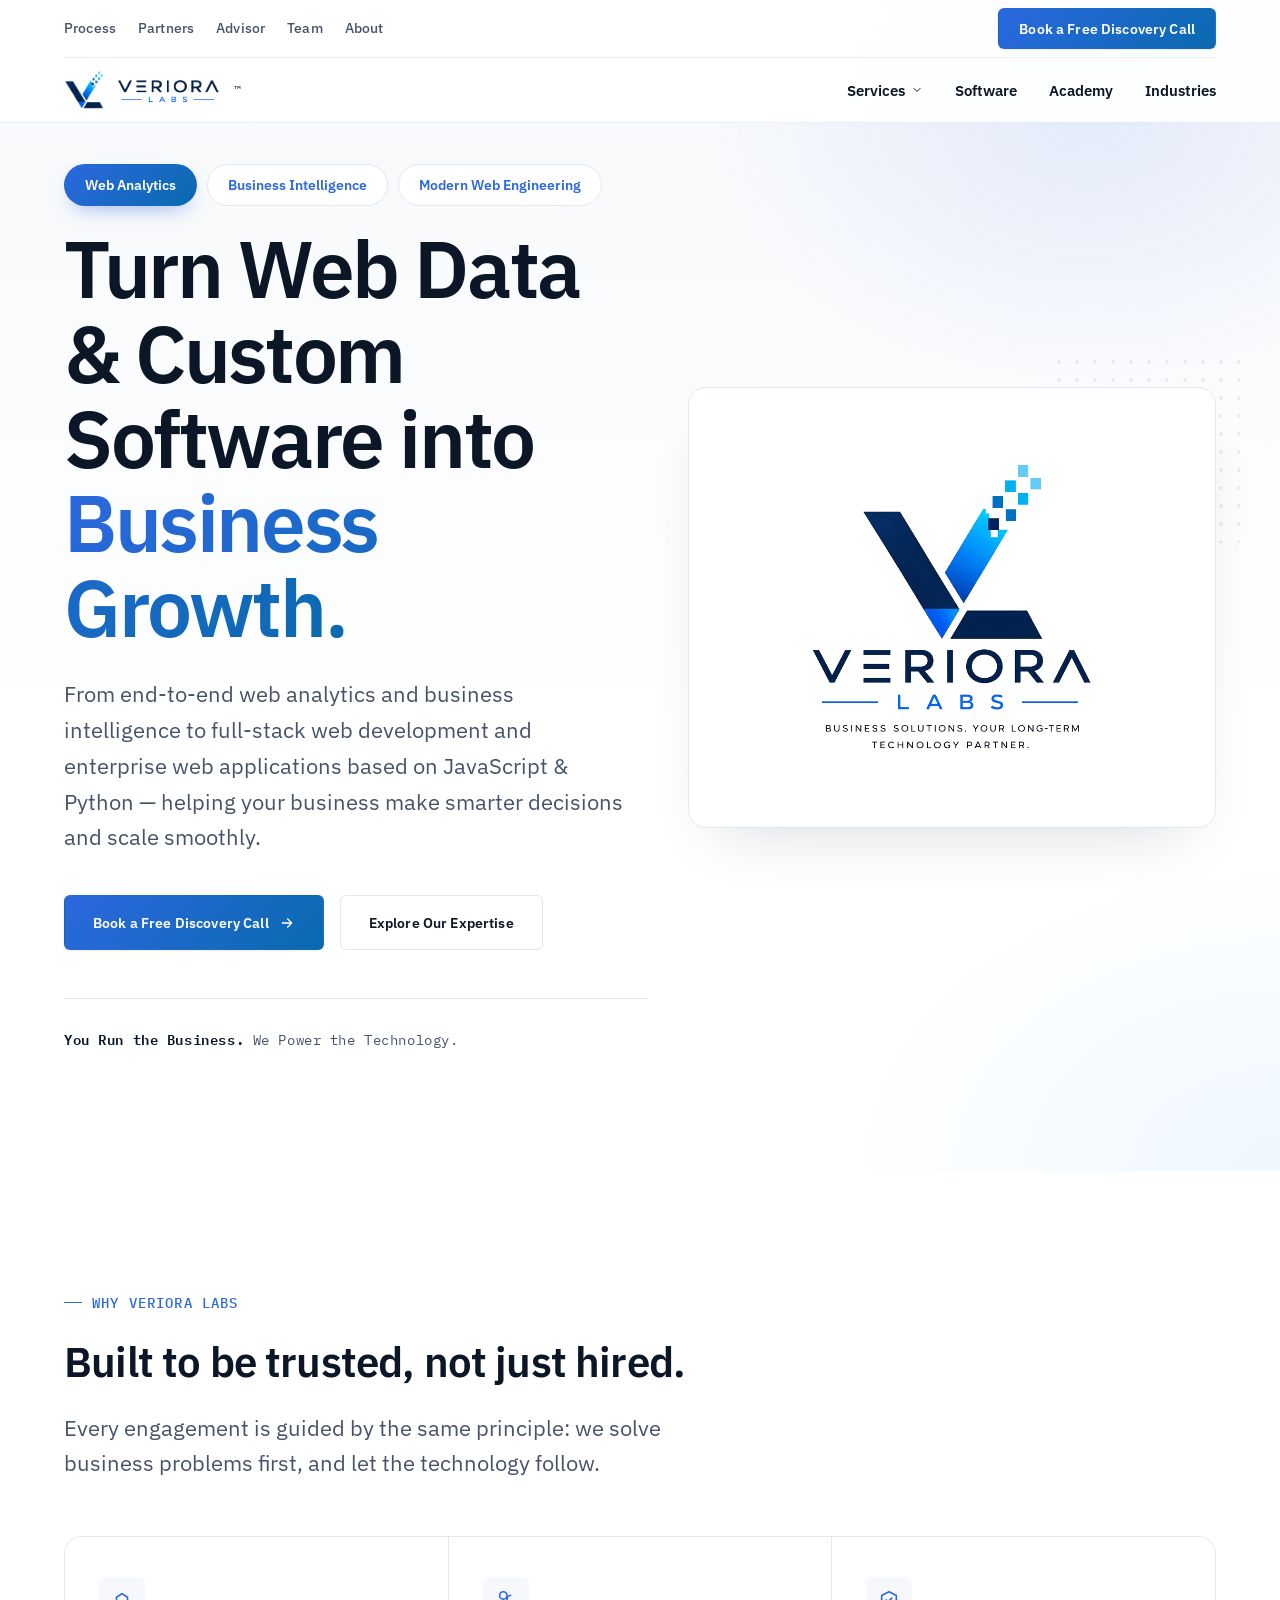
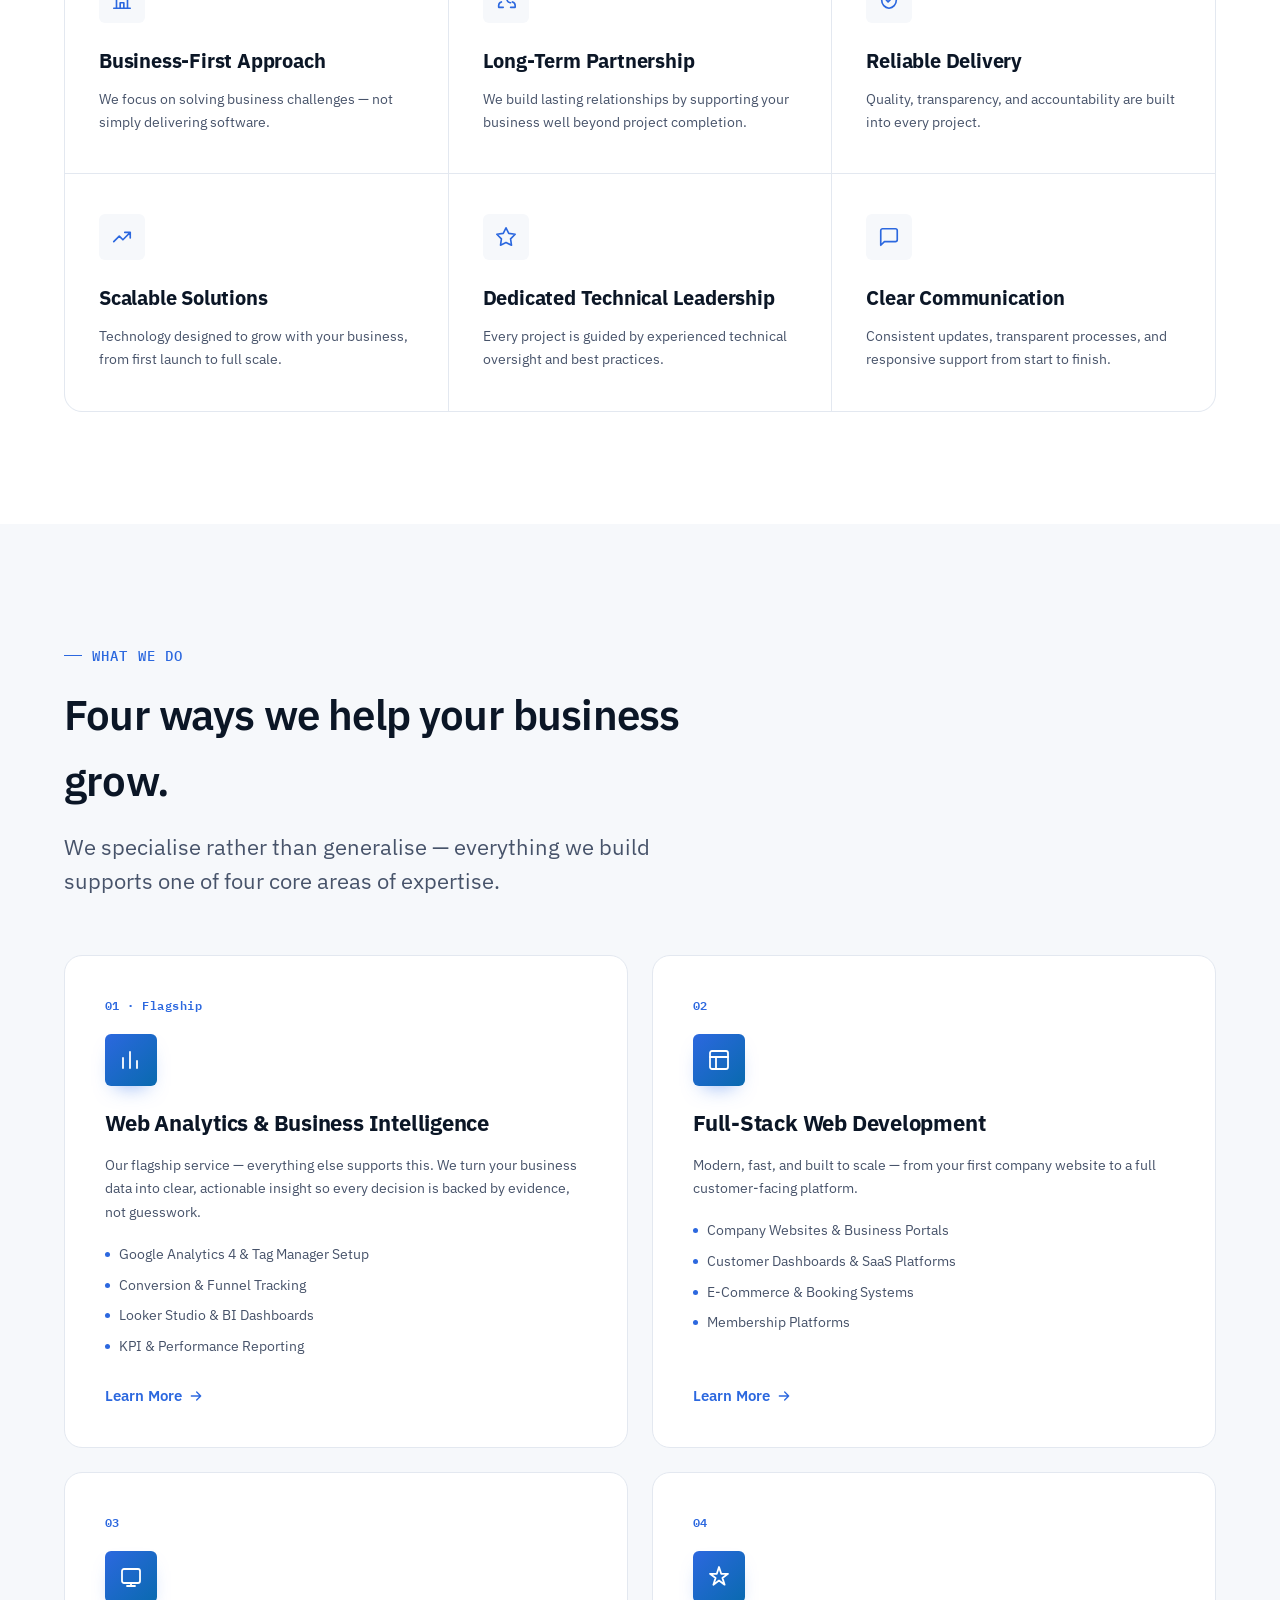
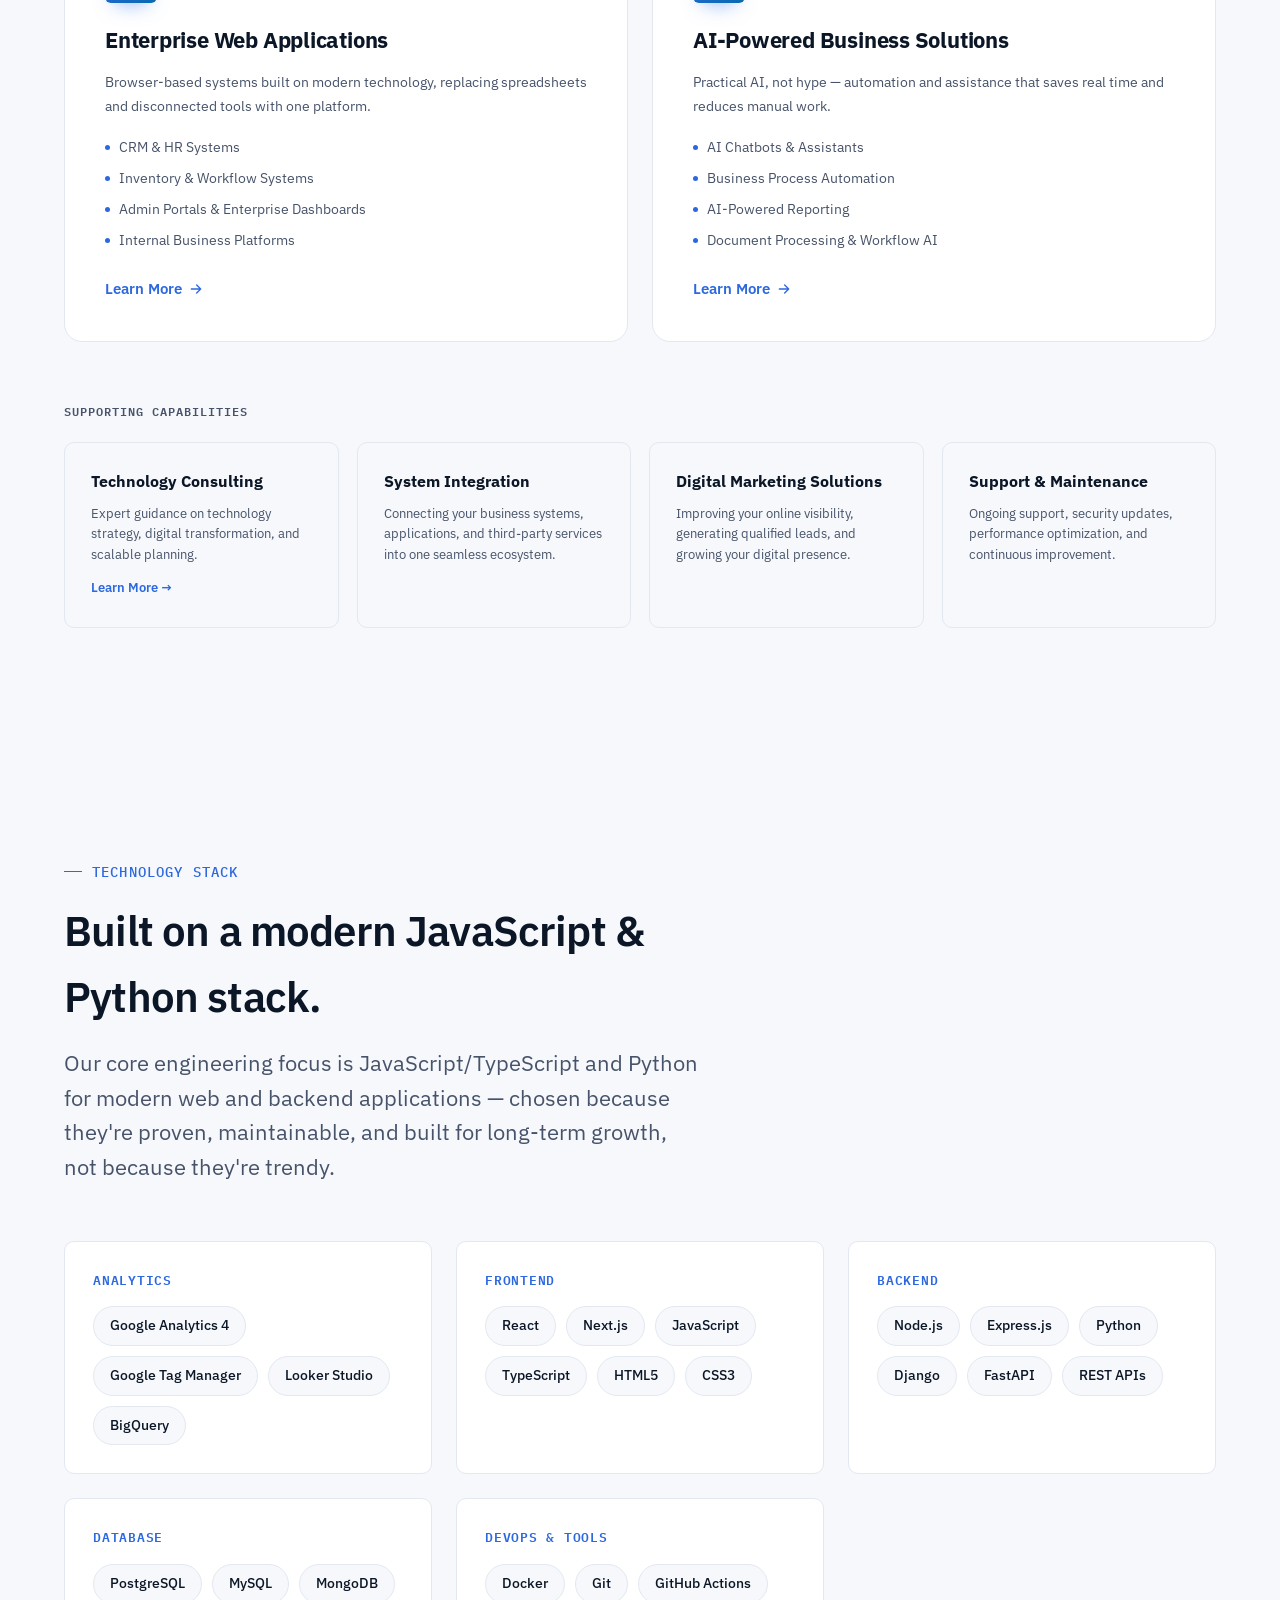
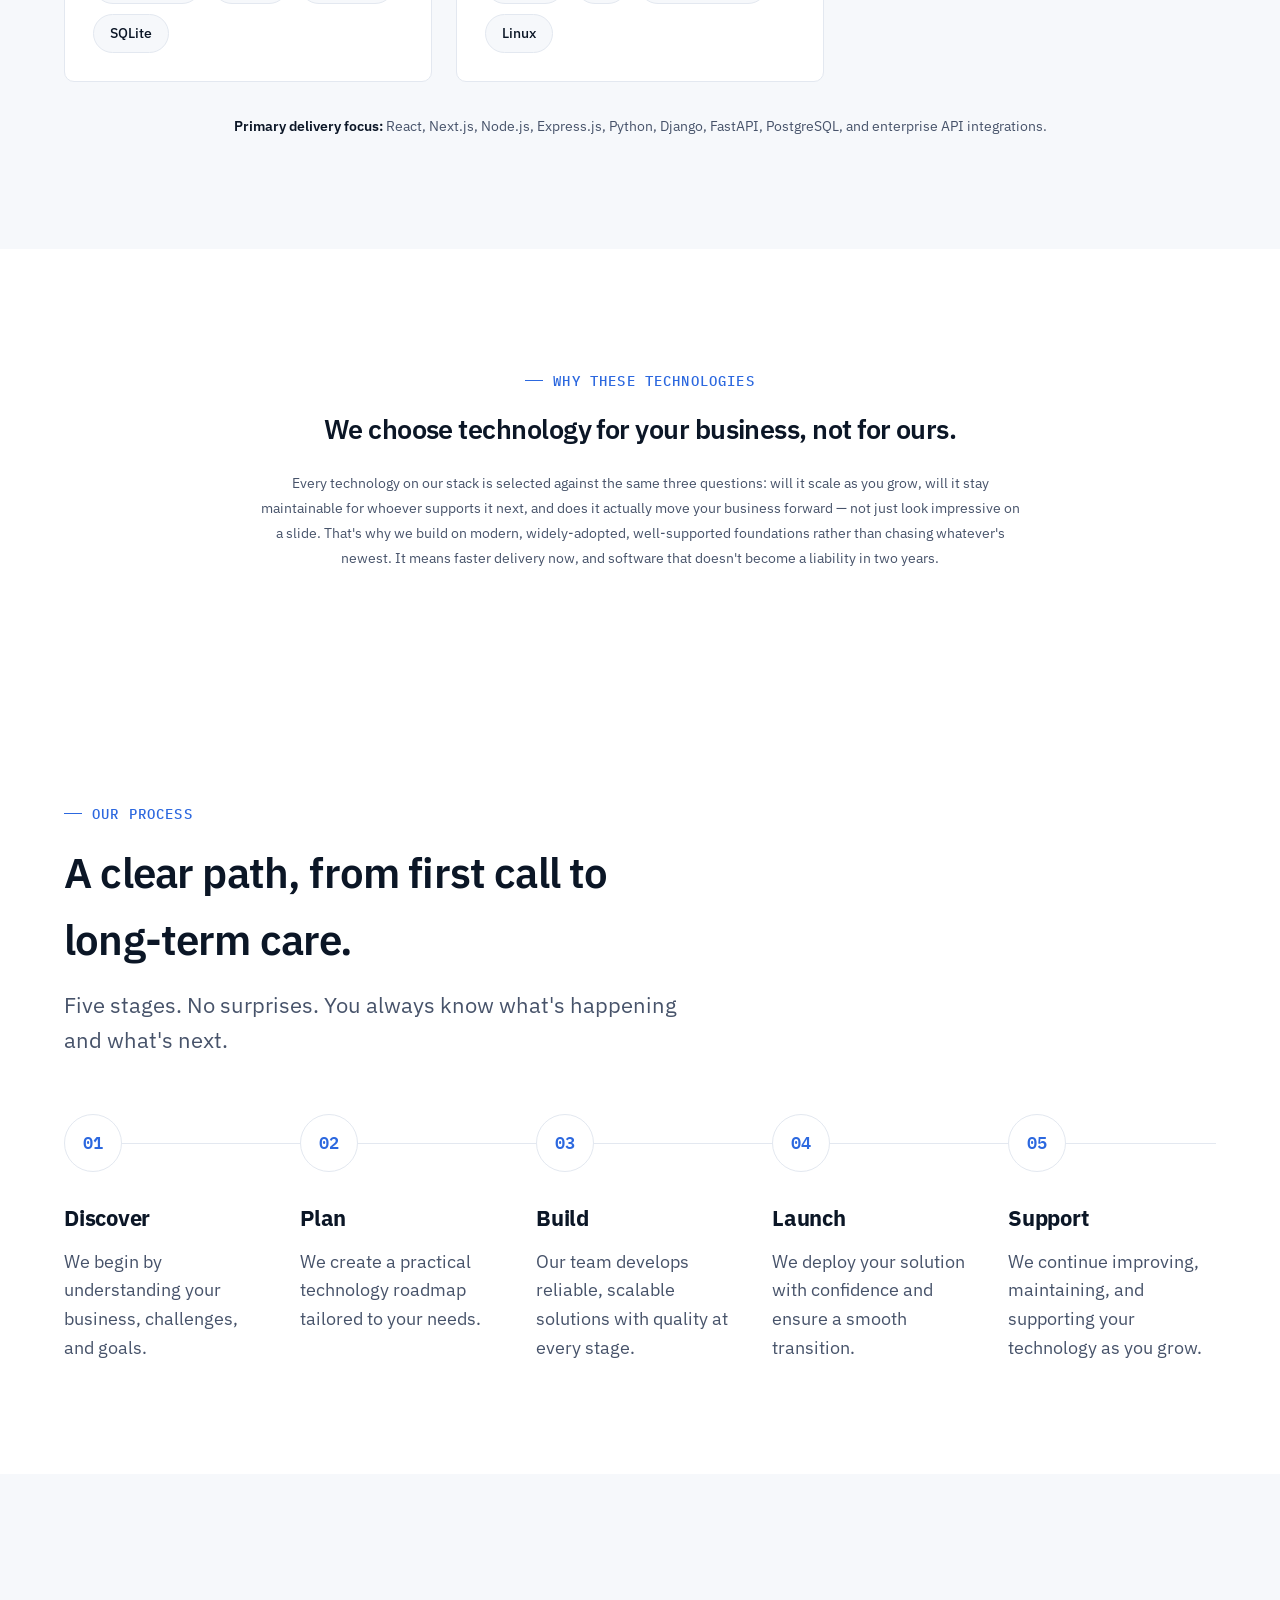
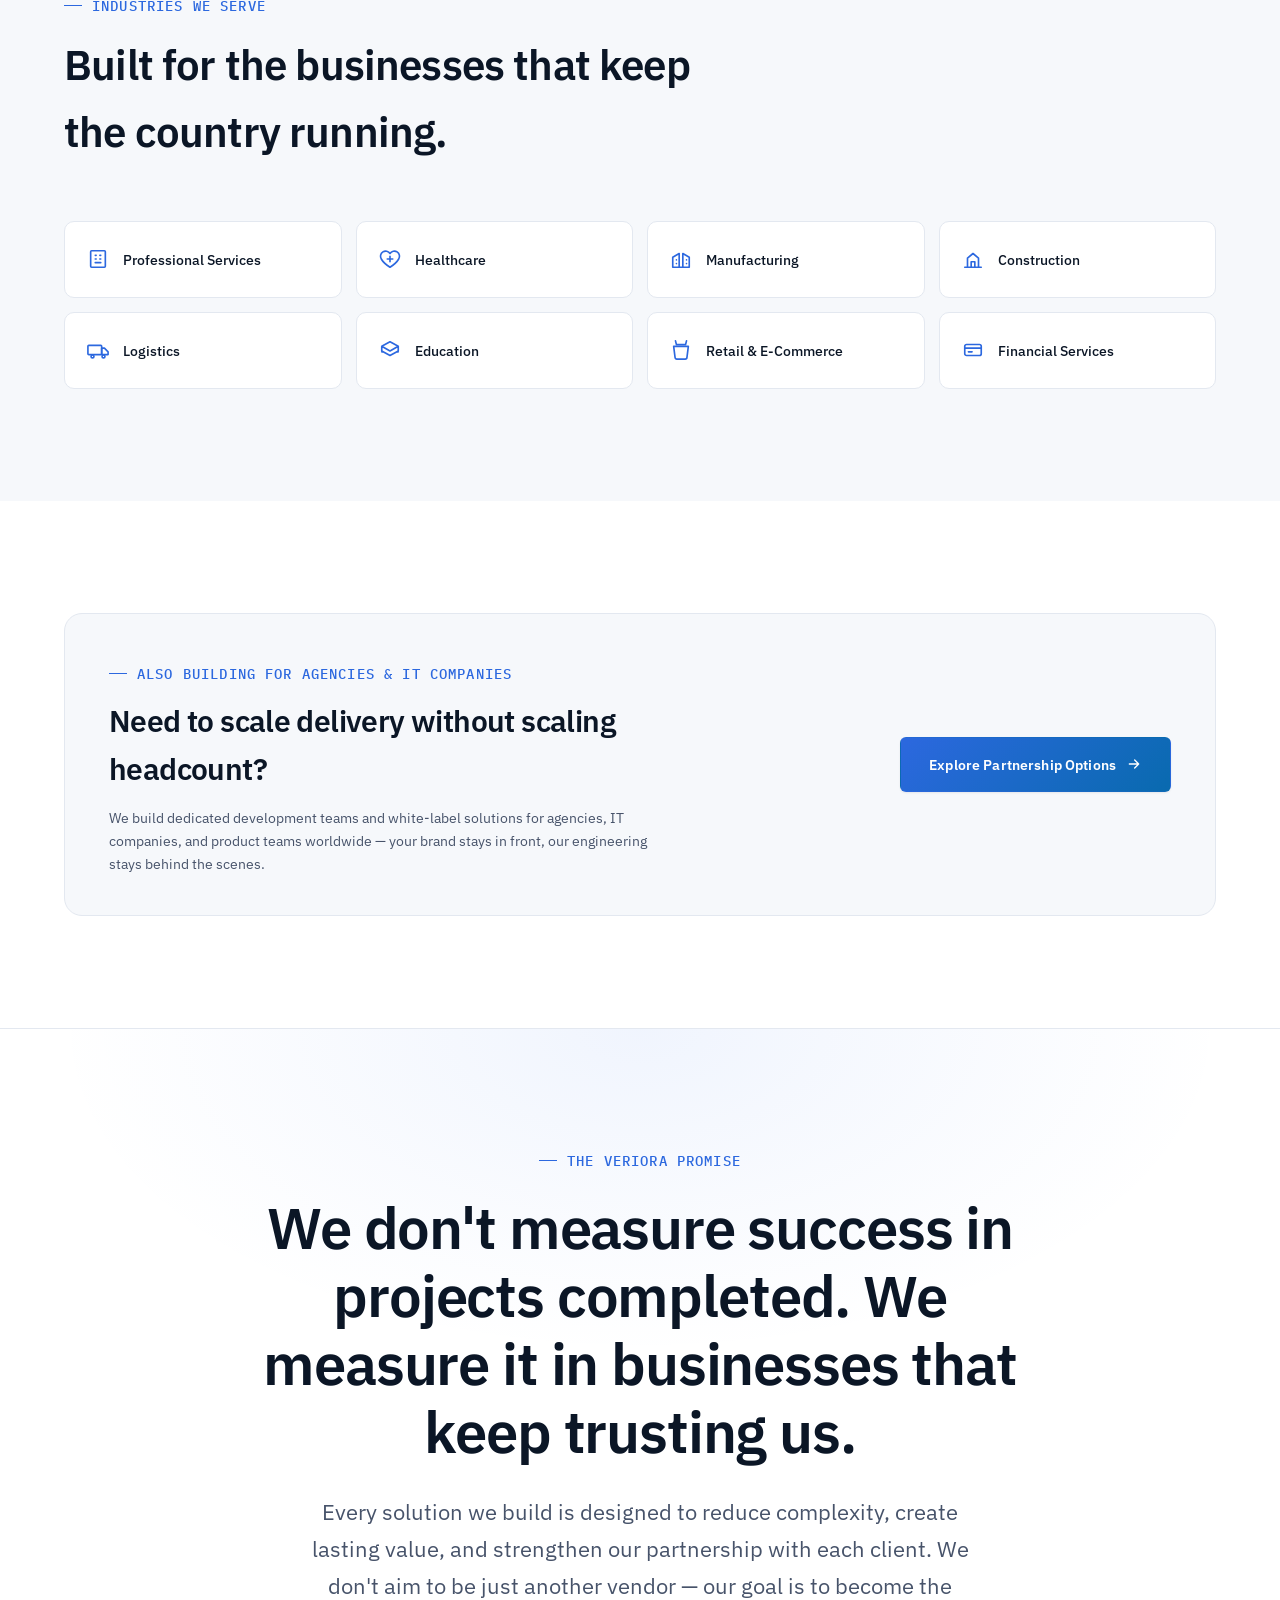
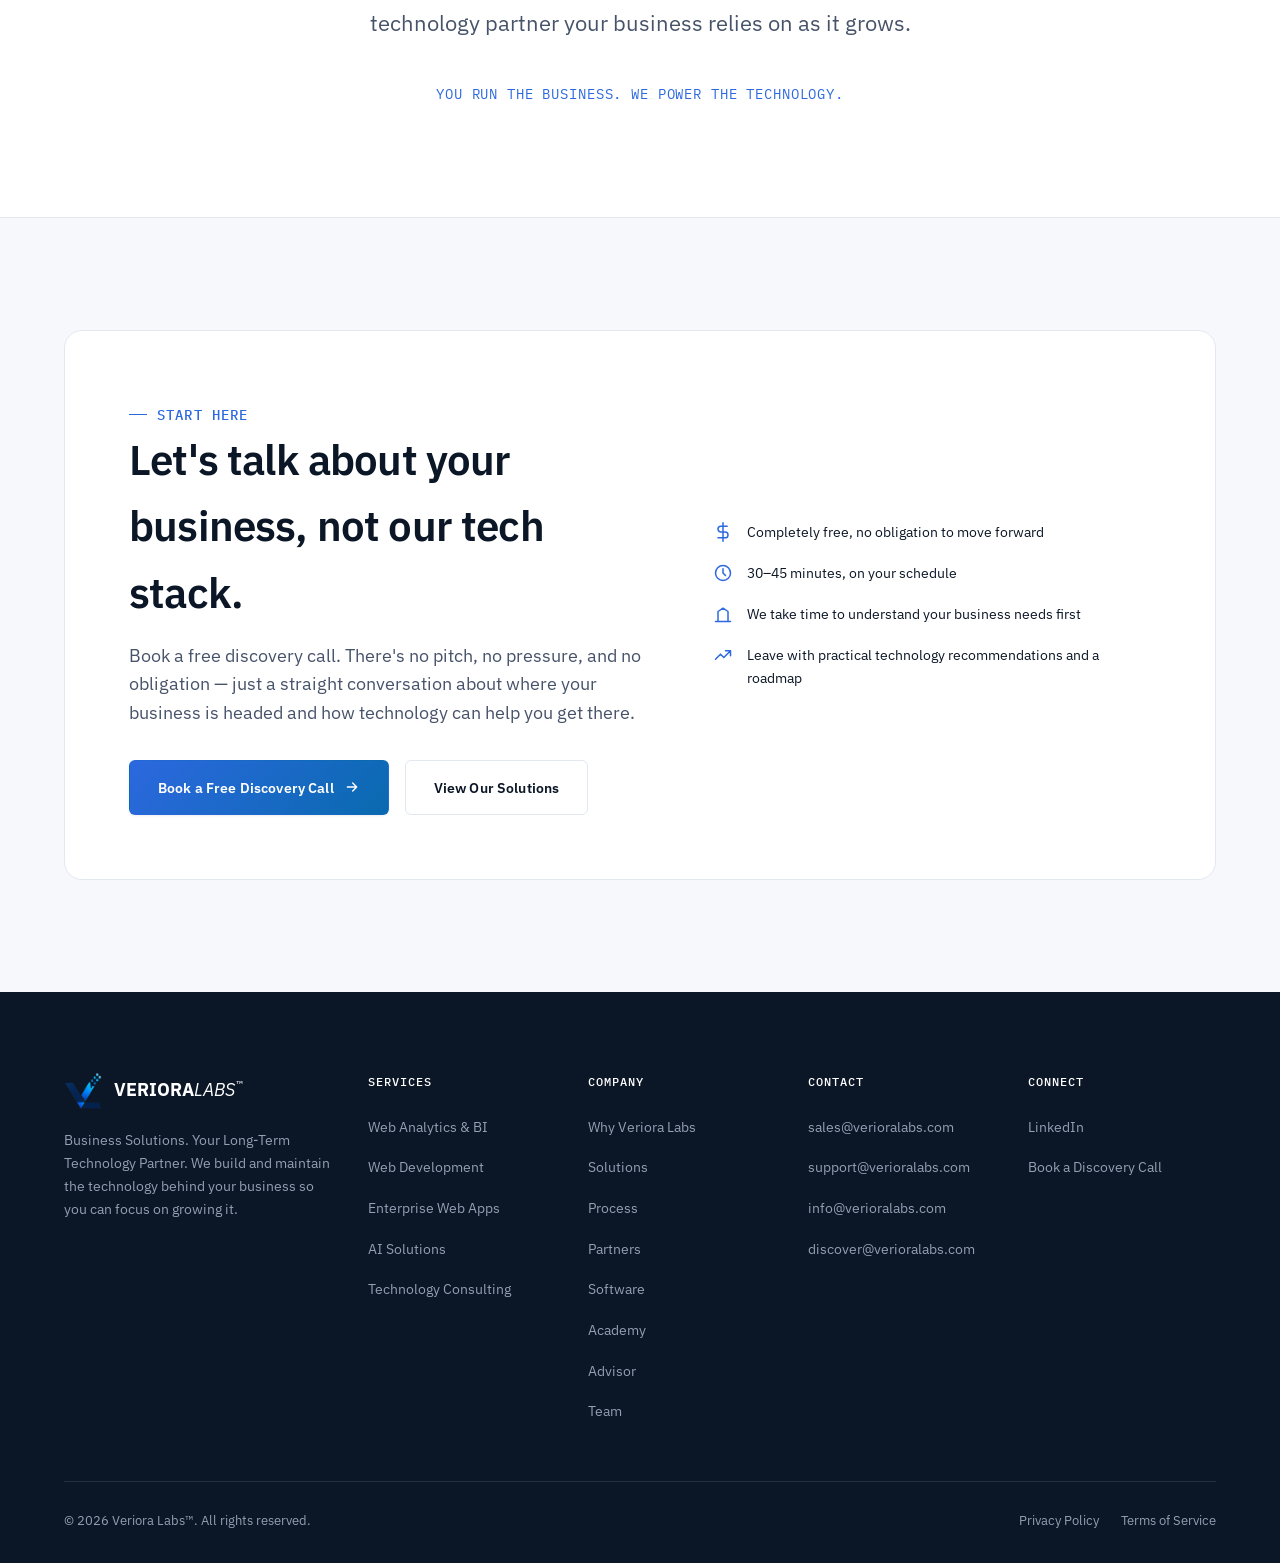
<file: index.html>
<!doctype html>
<html lang="en">
<head>
<!-- Google tag (gtag.js) -->
<script async src="https://www.googletagmanager.com/gtag/js?id=G-XEZ7PN2LDY"></script>
<script>
  window.dataLayer = window.dataLayer || [];
  function gtag(){dataLayer.push(arguments);}
  gtag('js', new Date());
  gtag('config', 'G-XEZ7PN2LDY');
</script>
<!--
  ⚠️ READ ME BEFORE UPLOADING A NEW LOGO OR EDITING styles.css / script.js ⚠️
  Every logo image, favicon, and the styles.css/script.js files below are
  loaded with a "?v=20260811" version tag. Browsers cache these files, so if
  you replace one of these files but keep the SAME filename, visitors who
  already loaded the old one will keep seeing it until this number changes.

  Whenever you upload a new logo/image or change styles.css/script.js:
  1. Pick a new version value, e.g. today's date as YYYYMMDD.
  2. Find-and-replace "20260811" with that new value IN THIS FILE
     (and in 404.html, privacy.html, terms.html, manifest.json — search
     each for "20260811").
  That's it — no need to rename any actual files.
-->

<meta charset="UTF-8">
<meta name="viewport" content="width=device-width, initial-scale=1.0">
<title>Veriora Labs — Business Solutions. Your Long-Term Technology Partner.</title>
<meta name="description" content="Veriora Labs helps businesses around the world grow using web analytics and business intelligence, full-stack web development, and enterprise web applications — with practical AI solutions where they add real value. You run the business. We power the technology.">
<link rel="canonical" href="https://www.verioralabs.com/">

<!-- Favicon -->
<link rel="shortcut icon" href="favicon.ico?v=20260811">
<link rel="icon" type="image/png" sizes="32x32" href="images/icons/favicon-32.png?v=20260811">
<link rel="icon" type="image/png" sizes="64x64" href="images/icons/favicon-64.png?v=20260811">
<link rel="apple-touch-icon" href="images/icons/apple-touch-icon.png?v=20260811">
<link rel="manifest" href="manifest.json?v=20260811">
<meta name="theme-color" content="#0B1626">

<!-- Open Graph -->
<meta property="og:type" content="website">
<meta property="og:site_name" content="Veriora Labs">
<meta property="og:title" content="Veriora Labs — Business Solutions. Your Long-Term Technology Partner.">
<meta property="og:description" content="Web analytics and business intelligence, full-stack web development, and enterprise web applications — delivered by a technology partner that stays with you long after launch.">
<meta property="og:url" content="https://www.verioralabs.com/">
<meta property="og:image" content="https://www.verioralabs.com/images/logo.png?v=20260811">

<!-- Twitter -->
<meta name="twitter:card" content="summary_large_image">
<meta name="twitter:title" content="Veriora Labs — Business Solutions. Your Long-Term Technology Partner.">
<meta name="twitter:description" content="Web analytics and business intelligence, full-stack web development, and enterprise web applications — delivered by a technology partner that stays with you long after launch.">
<meta name="twitter:image" content="https://www.verioralabs.com/images/logo.png?v=20260811">

<!-- Fonts -->
<link rel="preconnect" href="https://fonts.googleapis.com">
<link rel="preconnect" href="https://fonts.gstatic.com" crossorigin>
<link href="https://fonts.googleapis.com/css2?family=IBM+Plex+Sans:wght@400;500;600;700&family=IBM+Plex+Mono:wght@400;500&display=swap" rel="stylesheet">

<link rel="stylesheet" href="styles.css?v=20260811">

<!-- Structured data -->
<script type="application/ld+json">
{
  "@context": "https://schema.org",
  "@type": "Organization",
  "name": "Veriora Labs",
  "url": "https://www.verioralabs.com",
  "logo": "https://www.verioralabs.com/images/logo.png?v=20260811",
  "description": "Veriora Labs is a technology solutions company helping businesses grow through web analytics and business intelligence, full-stack web development, AI-powered business solutions, and enterprise web applications.",
  "email": "sales@verioralabs.com",
  "sameAs": [
    "https://www.linkedin.com/company/verioralabs"
  ],
  "areaServed": ["United States", "Canada", "United Kingdom", "Ireland", "Germany", "France", "Netherlands", "Belgium", "Switzerland", "Austria", "Luxembourg", "Sweden", "Norway", "Denmark", "Japan", "South Korea", "Singapore", "Hong Kong", "Taiwan", "Australia", "New Zealand", "United Arab Emirates", "Saudi Arabia", "Qatar", "Bahrain", "Oman", "Kuwait", "Israel"],
  "makesOffer": [
    { "@type": "Offer", "itemOffered": { "@type": "Service", "name": "Web Analytics & Business Intelligence" } },
    { "@type": "Offer", "itemOffered": { "@type": "Service", "name": "Full-Stack Web Development" } },
    { "@type": "Offer", "itemOffered": { "@type": "Service", "name": "Enterprise Web Applications" } },
    { "@type": "Offer", "itemOffered": { "@type": "Service", "name": "AI-Powered Business Solutions" } }
  ]
}
</script>
</head>
<body>

<a class="skip-link" href="#main" style="position:absolute;left:-9999px;">Skip to content</a>

<!-- ============ HEADER ============ -->
<header class="site-header" id="siteHeader">
  <div class="container">
    <!-- TOP ROW (Utility & Secondary Links) -->
    <div class="header-top-row">
      <div class="top-row-left">
        <a href="index.html#process" class="top-link">Process</a>
        <a href="partners.html" class="top-link">Partners</a>
        <a href="team.html#advisor" class="top-link">Advisor</a>
        <a href="team.html" class="top-link">Team</a>
        <a href="index.html#promise" class="top-link">About</a>
      </div>
      <div class="top-row-right">
        <a class="btn btn-primary top-cta-btn" href="#discovery-call" data-open-modal="bookingModal">Book a Free Discovery Call</a>
      </div>
    </div>

    <!-- BOTTOM ROW (Core Offerings & Main Navigation) -->
    <div class="header-bottom-row">
      <div class="bottom-row-left">
        <a href="index.html" class="brand" aria-label="Veriora Labs — Home">
          <img class="brand-icon" src="images/icons/logo-icon.png?v=20260811" alt="">
          <img class="brand-wordmark" src="images/icons/logo-wordmark.png?v=20260811" alt="Veriora Labs"><sup class="brand-tm" aria-hidden="true">&#8482;</sup>
        </a>
      </div>

      <div class="bottom-row-center">
        <nav class="main-nav" id="mainNav">
          <details class="nav-dropdown">
            <summary>Services <svg class="caret" width="14" height="14" viewBox="0 0 24 24" fill="none" stroke="currentColor" stroke-width="2" stroke-linecap="round" stroke-linejoin="round"><path d="M6 9l6 6 6-6"/></svg></summary>
            <div class="dropdown-panel">
              <a href="web-analytics.html">Web Analytics &amp; BI</a>
              <a href="web-development.html">Web Development</a>
              <a href="enterprise-web-applications.html">Enterprise Web Applications</a>
              <a href="ai-business-solutions.html">AI Solutions</a>
              <a href="technology-consulting.html">Technology Consulting</a>
            </div>
          </details>
          <a href="software.html" class="nav-item">Software</a>
          <a href="academy.html" class="nav-item">Academy</a>
          <a href="index.html#industries" class="nav-item">Industries</a>
        </nav>
      </div>

      <!-- Mobile Hamburger Toggle -->
      <button class="nav-toggle" id="navToggle" aria-label="Toggle menu" aria-expanded="false">
        <span></span><span></span><span></span>
      </button>
    </div>

    <!-- MOBILE MENU DRAWER (Collapses both rows into unified drawer < 992px) -->
    <div class="mobile-nav-drawer" id="mobileNavDrawer">
      <div class="mobile-nav-content">
        <div class="mobile-nav-section">
          <span class="mobile-nav-label">Core Offerings</span>
          <details class="mobile-dropdown">
            <summary>Services <svg class="caret" width="14" height="14" viewBox="0 0 24 24" fill="none" stroke="currentColor" stroke-width="2" stroke-linecap="round" stroke-linejoin="round"><path d="M6 9l6 6 6-6"/></svg></summary>
            <div class="mobile-dropdown-panel">
              <a href="web-analytics.html">Web Analytics &amp; BI</a>
              <a href="web-development.html">Web Development</a>
              <a href="enterprise-web-applications.html">Enterprise Web Applications</a>
              <a href="ai-business-solutions.html">AI Solutions</a>
              <a href="technology-consulting.html">Technology Consulting</a>
            </div>
          </details>
          <a href="software.html" class="mobile-nav-item">Software</a>
          <a href="academy.html" class="mobile-nav-item">Academy</a>
          <a href="index.html#industries" class="mobile-nav-item">Industries</a>
        </div>
        <div class="mobile-nav-divider"></div>
        <div class="mobile-nav-section">
          <span class="mobile-nav-label">Company</span>
          <a href="index.html#process" class="mobile-nav-item">Process</a>
          <a href="partners.html" class="mobile-nav-item">Partners</a>
          <a href="team.html#advisor" class="mobile-nav-item">Advisor</a>
          <a href="team.html" class="mobile-nav-item">Team</a>
          <a href="index.html#promise" class="mobile-nav-item">About</a>
        </div>
        <div class="mobile-nav-cta">
          <a class="btn btn-primary btn-block" href="#discovery-call" data-open-modal="bookingModal">Book a Free Discovery Call</a>
        </div>
      </div>
    </div>
  </div>
</header>

<main id="main">

  <!-- ============ HERO ============ -->
  <section class="hero">
    <div class="container">
      <div class="hero-copy">
        <div class="hero-tags">
          <span class="hero-tag hero-tag-primary">Web Analytics</span>
          <span class="hero-tag">Business Intelligence</span>
          <span class="hero-tag">Modern Web Engineering</span>
        </div>
        <h1>Turn Web Data &amp; Custom Software into <span class="accent">Business Growth.</span></h1>
        <p class="lede">From end-to-end web analytics and business intelligence to full-stack web development and enterprise web applications based on JavaScript &amp; Python — helping your business make smarter decisions and scale smoothly.</p>
        <div class="hero-actions">
          <a class="btn btn-primary" href="#discovery-call" data-open-modal="bookingModal">
            Book a Free Discovery Call
            <svg viewBox="0 0 24 24" fill="none" stroke="currentColor" stroke-width="2" stroke-linecap="round" stroke-linejoin="round"><path d="M5 12h14M13 6l6 6-6 6"/></svg>
          </a>
          <a class="btn btn-ghost-dark" href="#solutions">Explore Our Expertise</a>
        </div>
        <div class="hero-motto"><strong>You Run the Business.</strong> We Power the Technology.</div>
      </div>
      <div class="hero-art" aria-hidden="true">
        <div class="hero-logo-card">
          <img src="images/icons/logo-lockup.png?v=20260811" alt="" class="hero-logo-img">
        </div>
      </div>
    </div>
  </section>

  <!-- ============ WHY CHOOSE US ============ -->
  <section class="why" id="why">
    <div class="container">
      <div class="section-head reveal">
        <span class="eyebrow">Why Veriora Labs</span>
        <h2>Built to be trusted, not just hired.</h2>
        <p>Every engagement is guided by the same principle: we solve business problems first, and let the technology follow.</p>
      </div>
      <div class="card-grid">

        <div class="why-card reveal">
          <div class="icon-tile"><svg viewBox="0 0 24 24" fill="none" stroke-width="1.8" stroke-linecap="round" stroke-linejoin="round"><path d="M3 21h18M6 21V9l6-4 6 4v12M10 21v-6h4v6"/></svg></div>
          <h3>Business-First Approach</h3>
          <p>We focus on solving business challenges — not simply delivering software.</p>
        </div>

        <div class="why-card reveal">
          <div class="icon-tile"><svg viewBox="0 0 24 24" fill="none" stroke-width="1.8" stroke-linecap="round" stroke-linejoin="round"><path d="M17 20h5v-2a4 4 0 00-3-3.87M9 20H4v-2a4 4 0 013-3.87M13 7a4 4 0 11-8 0 4 4 0 018 0zM17 7a4 4 0 100 8"/></svg></div>
          <h3>Long-Term Partnership</h3>
          <p>We build lasting relationships by supporting your business well beyond project completion.</p>
        </div>

        <div class="why-card reveal">
          <div class="icon-tile"><svg viewBox="0 0 24 24" fill="none" stroke-width="1.8" stroke-linecap="round" stroke-linejoin="round"><path d="M9 12l2 2 4-4M12 3l8 4v5c0 5-3.5 8.5-8 9-4.5-.5-8-4-8-9V7l8-4z"/></svg></div>
          <h3>Reliable Delivery</h3>
          <p>Quality, transparency, and accountability are built into every project.</p>
        </div>

        <div class="why-card reveal">
          <div class="icon-tile"><svg viewBox="0 0 24 24" fill="none" stroke-width="1.8" stroke-linecap="round" stroke-linejoin="round"><path d="M3 17l6-6 4 4 8-8M21 7v6M21 7h-6"/></svg></div>
          <h3>Scalable Solutions</h3>
          <p>Technology designed to grow with your business, from first launch to full scale.</p>
        </div>

        <div class="why-card reveal">
          <div class="icon-tile"><svg viewBox="0 0 24 24" fill="none" stroke-width="1.8" stroke-linecap="round" stroke-linejoin="round"><path d="M12 2l3 6 7 1-5 5 1 7-6-3-6 3 1-7-5-5 7-1z"/></svg></div>
          <h3>Dedicated Technical Leadership</h3>
          <p>Every project is guided by experienced technical oversight and best practices.</p>
        </div>

        <div class="why-card reveal">
          <div class="icon-tile"><svg viewBox="0 0 24 24" fill="none" stroke-width="1.8" stroke-linecap="round" stroke-linejoin="round"><path d="M21 15a2 2 0 01-2 2H7l-4 4V5a2 2 0 012-2h14a2 2 0 012 2z"/></svg></div>
          <h3>Clear Communication</h3>
          <p>Consistent updates, transparent processes, and responsive support from start to finish.</p>
        </div>

      </div>
    </div>
  </section>

  <!-- ============ SOLUTIONS ============ -->
  <section class="solutions" id="solutions">
    <div class="container">
      <div class="section-head reveal">
        <span class="eyebrow">What We Do</span>
        <h2>Four ways we help your business grow.</h2>
        <p>We specialise rather than generalise — everything we build supports one of four core areas of expertise.</p>
      </div>

      <div class="pillar-grid">

        <div class="pillar-card reveal" id="web-analytics">
          <span class="index">01 · Flagship</span>
          <div class="icon-tile"><svg viewBox="0 0 24 24" fill="none" stroke-width="1.8" stroke-linecap="round" stroke-linejoin="round"><path d="M4 20V10M11 20V4M18 20v-7"/></svg></div>
          <h3>Web Analytics &amp; Business Intelligence</h3>
          <p>Our flagship service — everything else supports this. We turn your business data into clear, actionable insight so every decision is backed by evidence, not guesswork.</p>
          <ul class="pillar-list">
            <li>Google Analytics 4 &amp; Tag Manager Setup</li>
            <li>Conversion &amp; Funnel Tracking</li>
            <li>Looker Studio &amp; BI Dashboards</li>
            <li>KPI &amp; Performance Reporting</li>
          </ul>
          <a class="pillar-link" href="web-analytics.html">Learn More <svg viewBox="0 0 24 24" fill="none" stroke="currentColor" stroke-width="2" stroke-linecap="round" stroke-linejoin="round"><path d="M5 12h14M13 6l6 6-6 6"/></svg></a>
        </div>

        <div class="pillar-card reveal" id="web-development">
          <span class="index">02</span>
          <div class="icon-tile"><svg viewBox="0 0 24 24" fill="none" stroke-width="1.8" stroke-linecap="round" stroke-linejoin="round"><rect x="3" y="3" width="18" height="18" rx="2"/><path d="M3 9h18M9 21V9"/></svg></div>
          <h3>Full-Stack Web Development</h3>
          <p>Modern, fast, and built to scale — from your first company website to a full customer-facing platform.</p>
          <ul class="pillar-list">
            <li>Company Websites &amp; Business Portals</li>
            <li>Customer Dashboards &amp; SaaS Platforms</li>
            <li>E-Commerce &amp; Booking Systems</li>
            <li>Membership Platforms</li>
          </ul>
          <a class="pillar-link" href="web-development.html">Learn More <svg viewBox="0 0 24 24" fill="none" stroke="currentColor" stroke-width="2" stroke-linecap="round" stroke-linejoin="round"><path d="M5 12h14M13 6l6 6-6 6"/></svg></a>
        </div>

        <div class="pillar-card reveal" id="enterprise-apps">
          <span class="index">03</span>
          <div class="icon-tile"><svg viewBox="0 0 24 24" fill="none" stroke-width="1.8" stroke-linecap="round" stroke-linejoin="round"><rect x="3" y="4" width="18" height="14" rx="2"/><path d="M8 21h8M12 18v3"/></svg></div>
          <h3>Enterprise Web Applications</h3>
          <p>Browser-based systems built on modern technology, replacing spreadsheets and disconnected tools with one platform.</p>
          <ul class="pillar-list">
            <li>CRM &amp; HR Systems</li>
            <li>Inventory &amp; Workflow Systems</li>
            <li>Admin Portals &amp; Enterprise Dashboards</li>
            <li>Internal Business Platforms</li>
          </ul>
          <a class="pillar-link" href="enterprise-web-applications.html">Learn More <svg viewBox="0 0 24 24" fill="none" stroke="currentColor" stroke-width="2" stroke-linecap="round" stroke-linejoin="round"><path d="M5 12h14M13 6l6 6-6 6"/></svg></a>
        </div>

        <div class="pillar-card reveal" id="ai-solutions">
          <span class="index">04</span>
          <div class="icon-tile"><svg viewBox="0 0 24 24" fill="none" stroke-width="1.8" stroke-linecap="round" stroke-linejoin="round"><path d="M12 2l2.2 6.8H21l-5.6 4.1 2.2 6.8L12 15.6l-5.6 4.1 2.2-6.8L3 8.8h6.8z"/></svg></div>
          <h3>AI-Powered Business Solutions</h3>
          <p>Practical AI, not hype — automation and assistance that saves real time and reduces manual work.</p>
          <ul class="pillar-list">
            <li>AI Chatbots &amp; Assistants</li>
            <li>Business Process Automation</li>
            <li>AI-Powered Reporting</li>
            <li>Document Processing &amp; Workflow AI</li>
          </ul>
          <a class="pillar-link" href="ai-business-solutions.html">Learn More <svg viewBox="0 0 24 24" fill="none" stroke="currentColor" stroke-width="2" stroke-linecap="round" stroke-linejoin="round"><path d="M5 12h14M13 6l6 6-6 6"/></svg></a>
        </div>

      </div>

      <div class="capability-row reveal">
        <h3 class="capability-row-title">Supporting Capabilities</h3>
        <div class="capability-cards">
          <div class="capability-card" id="tech-consulting">
            <h4>Technology Consulting</h4>
            <p>Expert guidance on technology strategy, digital transformation, and scalable planning.</p>
            <a href="technology-consulting.html">Learn More →</a>
          </div>
          <div class="capability-card">
            <h4>System Integration</h4>
            <p>Connecting your business systems, applications, and third-party services into one seamless ecosystem.</p>
          </div>
          <div class="capability-card">
            <h4>Digital Marketing Solutions</h4>
            <p>Improving your online visibility, generating qualified leads, and growing your digital presence.</p>
          </div>
          <div class="capability-card">
            <h4>Support &amp; Maintenance</h4>
            <p>Ongoing support, security updates, performance optimization, and continuous improvement.</p>
          </div>
        </div>
      </div>

    </div>
  </section>

  <!-- ============ TECHNOLOGY STACK ============ -->
  <section class="tech-stack" id="tech-stack">
    <div class="container">
      <div class="section-head reveal">
        <span class="eyebrow">Technology Stack</span>
        <h2>Built on a modern JavaScript &amp; Python stack.</h2>
        <p>Our core engineering focus is JavaScript/TypeScript and Python for modern web and backend applications — chosen because they're proven, maintainable, and built for long-term growth, not because they're trendy.</p>
      </div>
      <div class="stack-grid">
        <div class="stack-group reveal">
          <h3>Analytics</h3>
          <div class="stack-pills">
            <span>Google Analytics 4</span><span>Google Tag Manager</span><span>Looker Studio</span><span>BigQuery</span>
          </div>
        </div>
        <div class="stack-group reveal">
          <h3>Frontend</h3>
          <div class="stack-pills">
            <span>React</span><span>Next.js</span><span>JavaScript</span><span>TypeScript</span><span>HTML5</span><span>CSS3</span>
          </div>
        </div>
        <div class="stack-group reveal">
          <h3>Backend</h3>
          <div class="stack-pills">
            <span>Node.js</span><span>Express.js</span><span>Python</span><span>Django</span><span>FastAPI</span><span>REST APIs</span>
          </div>
        </div>
        <div class="stack-group reveal">
          <h3>Database</h3>
          <div class="stack-pills">
            <span>PostgreSQL</span><span>MySQL</span><span>MongoDB</span><span>SQLite</span>
          </div>
        </div>
        <div class="stack-group reveal">
          <h3>DevOps &amp; Tools</h3>
          <div class="stack-pills">
            <span>Docker</span><span>Git</span><span>GitHub Actions</span><span>Linux</span>
          </div>
        </div>
      </div>
      <p class="stack-note reveal"><strong>Primary delivery focus:</strong> React, Next.js, Node.js, Express.js, Python, Django, FastAPI, PostgreSQL, and enterprise API integrations.</p>
    </div>
  </section>

  <!-- ============ TECHNOLOGY PHILOSOPHY ============ -->
  <section class="tech-philosophy">
    <div class="container">
      <div class="philosophy-panel reveal">
        <span class="eyebrow">Why These Technologies</span>
        <h2>We choose technology for your business, not for ours.</h2>
        <p>Every technology on our stack is selected against the same three questions: will it scale as you grow, will it stay maintainable for whoever supports it next, and does it actually move your business forward — not just look impressive on a slide. That's why we build on modern, widely-adopted, well-supported foundations rather than chasing whatever's newest. It means faster delivery now, and software that doesn't become a liability in two years.</p>
      </div>
    </div>
  </section>

  <!-- ============ PROCESS ============ -->
  <section class="process" id="process">
    <div class="container">
      <div class="section-head reveal">
        <span class="eyebrow">Our Process</span>
        <h2>A clear path, from first call to long-term care.</h2>
        <p>Five stages. No surprises. You always know what's happening and what's next.</p>
      </div>
      <div class="timeline">
        <div class="timeline-step reveal">
          <div class="num">01</div>
          <h3>Discover</h3>
          <p>We begin by understanding your business, challenges, and goals.</p>
        </div>
        <div class="timeline-step reveal">
          <div class="num">02</div>
          <h3>Plan</h3>
          <p>We create a practical technology roadmap tailored to your needs.</p>
        </div>
        <div class="timeline-step reveal">
          <div class="num">03</div>
          <h3>Build</h3>
          <p>Our team develops reliable, scalable solutions with quality at every stage.</p>
        </div>
        <div class="timeline-step reveal">
          <div class="num">04</div>
          <h3>Launch</h3>
          <p>We deploy your solution with confidence and ensure a smooth transition.</p>
        </div>
        <div class="timeline-step reveal">
          <div class="num">05</div>
          <h3>Support</h3>
          <p>We continue improving, maintaining, and supporting your technology as you grow.</p>
        </div>
      </div>
    </div>
  </section>

  <!-- ============ INDUSTRIES ============ -->
  <section class="industries" id="industries">
    <div class="container">
      <div class="section-head reveal">
        <span class="eyebrow">Industries We Serve</span>
        <h2>Built for the businesses that keep the country running.</h2>
      </div>
      <div class="industry-grid">
        <div class="industry-card reveal"><svg viewBox="0 0 24 24" fill="none" stroke-width="1.8" stroke-linecap="round" stroke-linejoin="round"><rect x="4" y="3" width="16" height="18" rx="1"/><path d="M9 8h1M14 8h1M9 12h1M14 12h1M9 16h6"/></svg><span>Professional Services</span></div>
        <div class="industry-card reveal"><svg viewBox="0 0 24 24" fill="none" stroke-width="1.8" stroke-linecap="round" stroke-linejoin="round"><path d="M12 21s-7-4.5-9.5-9A5.5 5.5 0 0112 6a5.5 5.5 0 019.5 6c-2.5 4.5-9.5 9-9.5 9z"/><path d="M12 9v6M9 12h6"/></svg><span>Healthcare</span></div>
        <div class="industry-card reveal"><svg viewBox="0 0 24 24" fill="none" stroke-width="1.8" stroke-linecap="round" stroke-linejoin="round"><path d="M3 21V10l7-4v15M14 21V6l7 4v11M3 21h18M7 13h.01M7 17h.01M18 13h.01M18 17h.01"/></svg><span>Manufacturing</span></div>
        <div class="industry-card reveal"><svg viewBox="0 0 24 24" fill="none" stroke-width="1.8" stroke-linecap="round" stroke-linejoin="round"><path d="M3 21h18M6 21V11l6-5 6 5v10M10 21v-6h4v6"/></svg><span>Construction</span></div>
        <div class="industry-card reveal"><svg viewBox="0 0 24 24" fill="none" stroke-width="1.8" stroke-linecap="round" stroke-linejoin="round"><rect x="1" y="7" width="15" height="10" rx="1"/><path d="M16 10h3l4 4v3h-7z"/><circle cx="6" cy="19" r="1.6"/><circle cx="18" cy="19" r="1.6"/></svg><span>Logistics</span></div>
        <div class="industry-card reveal"><svg viewBox="0 0 24 24" fill="none" stroke-width="1.8" stroke-linecap="round" stroke-linejoin="round"><path d="M12 3l9 5-9 5-9-5 9-5zM3 13l9 5 9-5M3 8v6M21 8v6"/></svg><span>Education</span></div>
        <div class="industry-card reveal"><svg viewBox="0 0 24 24" fill="none" stroke-width="1.8" stroke-linecap="round" stroke-linejoin="round"><path d="M6 2l1 4h10l1-4M4 8h16l-1.5 12a2 2 0 01-2 2h-9a2 2 0 01-2-2z"/></svg><span>Retail &amp; E-Commerce</span></div>
        <div class="industry-card reveal"><svg viewBox="0 0 24 24" fill="none" stroke-width="1.8" stroke-linecap="round" stroke-linejoin="round"><rect x="3" y="6" width="18" height="12" rx="2"/><path d="M3 10h18M7 14h4"/></svg><span>Financial Services</span></div>
      </div>
    </div>
  </section>

  <!-- ============ PARTNER TEASER ============ -->
  <section class="partner-teaser">
    <div class="container">
      <div class="partner-teaser-panel reveal">
        <div class="partner-teaser-copy">
          <span class="eyebrow">Also Building For Agencies &amp; IT Companies</span>
          <h2>Need to scale delivery without scaling headcount?</h2>
          <p>We build dedicated development teams and white-label solutions for agencies, IT companies, and product teams worldwide — your brand stays in front, our engineering stays behind the scenes.</p>
        </div>
        <a class="btn btn-primary" href="partners.html">
          Explore Partnership Options
          <svg viewBox="0 0 24 24" fill="none" stroke="currentColor" stroke-width="2" stroke-linecap="round" stroke-linejoin="round"><path d="M5 12h14M13 6l6 6-6 6"/></svg>
        </a>
      </div>
    </div>
  </section>

  <!-- ============ PROMISE ============ -->
  <section class="promise" id="promise">
    <div class="container">
      <span class="eyebrow promise-eyebrow">The Veriora Promise</span>
      <h2>We don't measure success in projects completed. We measure it in businesses that keep trusting us.</h2>
      <p>Every solution we build is designed to reduce complexity, create lasting value, and strengthen our partnership with each client. We don't aim to be just another vendor — our goal is to become the technology partner your business relies on as it grows.</p>
      <div class="motto">You Run the Business. We Power the Technology.</div>
    </div>
  </section>

  <!-- ============ FINAL CTA / DISCOVERY CALL ============ -->
  <section class="final-cta" id="discovery-call">
    <div class="container">
      <div class="cta-panel reveal">
        <div class="cta-copy">
          <span class="eyebrow">Start Here</span>
          <h2>Let's talk about your business, not our tech stack.</h2>
          <p class="lede">Book a free discovery call. There's no pitch, no pressure, and no obligation — just a straight conversation about where your business is headed and how technology can help you get there.</p>
          <div class="cta-actions">
            <a class="btn btn-primary" href="mailto:discover@verioralabs.com?subject=Free%20Discovery%20Call%20Request" data-open-modal="bookingModal">
              Book a Free Discovery Call
              <svg viewBox="0 0 24 24" fill="none" stroke="currentColor" stroke-width="2" stroke-linecap="round" stroke-linejoin="round"><path d="M5 12h14M13 6l6 6-6 6"/></svg>
            </a>
            <a class="btn btn-ghost-dark" href="#solutions">View Our Solutions</a>
          </div>
        </div>
        <div class="cta-facts">
          <div class="cta-fact"><svg viewBox="0 0 24 24" fill="none" stroke-width="1.8" stroke-linecap="round" stroke-linejoin="round"><path d="M12 1v22M17 5H9.5a3.5 3.5 0 000 7h5a3.5 3.5 0 010 7H6"/></svg><span>Completely free, no obligation to move forward</span></div>
          <div class="cta-fact"><svg viewBox="0 0 24 24" fill="none" stroke-width="1.8" stroke-linecap="round" stroke-linejoin="round"><circle cx="12" cy="12" r="9"/><path d="M12 7v5l3 3"/></svg><span>30–45 minutes, on your schedule</span></div>
          <div class="cta-fact"><svg viewBox="0 0 24 24" fill="none" stroke-width="1.8" stroke-linecap="round" stroke-linejoin="round"><path d="M3 21h18M6 21V9l6-4 6 4v12"/></svg><span>We take time to understand your business needs first</span></div>
          <div class="cta-fact"><svg viewBox="0 0 24 24" fill="none" stroke-width="1.8" stroke-linecap="round" stroke-linejoin="round"><path d="M3 17l6-6 4 4 8-8M21 7v6M21 7h-6"/></svg><span>Leave with practical technology recommendations and a roadmap</span></div>
        </div>
      </div>
    </div>
  </section>

</main>

<!-- ============ FOOTER ============ -->
<footer class="site-footer">
  <div class="container">
    <div class="footer-top">
      <div class="footer-brand">
        <a href="/" class="brand" aria-label="Veriora Labs — Home">
          <img class="brand-mark" src="images/icons/logo-icon.png?v=20260811" alt="" aria-hidden="true">
          <span class="brand-text"><strong>VERIORA</strong><em>LABS</em><sup class="brand-tm" aria-hidden="true">&#8482;</sup></span>
        </a>
        <p>Business Solutions. Your Long-Term Technology Partner. We build and maintain the technology behind your business so you can focus on growing it.</p>
      </div>
      <div class="footer-col">
        <h4>Services</h4>
        <ul>
          <li><a href="web-analytics.html">Web Analytics &amp; BI</a></li>
          <li><a href="web-development.html">Web Development</a></li>
          <li><a href="enterprise-web-applications.html">Enterprise Web Apps</a></li>
          <li><a href="ai-business-solutions.html">AI Solutions</a></li>
          <li><a href="technology-consulting.html">Technology Consulting</a></li>
        </ul>
      </div>
      <div class="footer-col">
        <h4>Company</h4>
        <ul>
          <li><a href="#why">Why Veriora Labs</a></li>
          <li><a href="#solutions">Solutions</a></li>
          <li><a href="#process">Process</a></li>
          <li><a href="partners.html">Partners</a></li>
          <li><a href="software.html">Software</a></li>
          <li><a href="academy.html">Academy</a></li>
          <li><a href="team.html#advisor">Advisor</a></li>
          <li><a href="team.html">Team</a></li>
        </ul>
      </div>
      <div class="footer-col">
        <h4>Contact</h4>
        <ul>
          <li><a href="mailto:sales@verioralabs.com">sales@verioralabs.com</a></li>
          <li><a href="mailto:support@verioralabs.com">support@verioralabs.com</a></li>
          <li><a href="mailto:info@verioralabs.com">info@verioralabs.com</a></li>
          <li><a href="mailto:discover@verioralabs.com">discover@verioralabs.com</a></li>
        </ul>
      </div>
      <div class="footer-col">
        <h4>Connect</h4>
        <ul>
          <li><a href="https://www.linkedin.com/company/verioralabs" target="_blank" rel="noopener">LinkedIn</a></li>
          <li><a href="#discovery-call" data-open-modal="bookingModal">Book a Discovery Call</a></li>
        </ul>
      </div>
    </div>
    <div class="footer-bottom">
      <span>&copy; <span id="year"></span> Veriora Labs&#8482;. All rights reserved.</span>
      <div class="legal-links">
        <a href="privacy.html">Privacy Policy</a>
        <a href="terms.html">Terms of Service</a>
      </div>
    </div>
  </div>
</footer>

<!-- ============ BOOKING MODAL ============ -->
<div class="modal-overlay" id="bookingModal" aria-hidden="true">
  <div class="modal-panel" role="dialog" aria-modal="true" aria-labelledby="bookingModalTitle">
    <button type="button" class="modal-close" id="bookingModalClose" aria-label="Close dialog">
      <svg viewBox="0 0 24 24" fill="none" stroke="currentColor" stroke-width="2" stroke-linecap="round" stroke-linejoin="round"><path d="M18 6L6 18M6 6l12 12"/></svg>
    </button>

    <div class="modal-head">
      <span class="eyebrow">Start Here</span>
      <h3 id="bookingModalTitle">Book a Free Discovery Call</h3>
      <p>Pick whichever way works best for you.</p>
    </div>

    <div class="modal-tabs" role="tablist">
      <button type="button" class="modal-tab is-active" data-tab="schedule" role="tab" aria-selected="true">Pick a time</button>
      <button type="button" class="modal-tab" data-tab="message" role="tab" aria-selected="false">Send a message</button>
      <button type="button" class="modal-tab" data-tab="other" role="tab" aria-selected="false">Other ways to reach us</button>
    </div>

    <div class="modal-panels">

      <!-- Tab 1: Schedule directly (Calendly embed) -->
      <div class="modal-tabpanel is-active" data-panel="schedule" role="tabpanel">
        <!--
          Replace data-calendly-url below with your real Calendly (or Cal.com) event
          link, e.g. https://calendly.com/your-team/discovery-call
          Cal.com example: https://cal.com/your-team/discovery-call?embed=true
          Until a real link is added here, visitors see a friendly placeholder
          instead of a broken/404 calendar embed.
        -->
        <div class="calendly-embed" id="calendlyEmbed" data-calendly-url="https://calendly.com/shihab-verioralabs/30min"></div>
        <p class="modal-fallback-note">Calendar not loading? <button type="button" class="link-btn" data-tab-switch="message">Send a message instead</button>.</p>
      </div>

      <!-- Tab 2: Message form (Formspree — works with no backend, any host) -->
      <div class="modal-tabpanel" data-panel="message" role="tabpanel">
        <!--
          Get a free access key instantly at web3forms.com (just enter your
          email — no account/dashboard needed) and paste it below. Submissions
          are then emailed straight to that address, with no mail client
          involved on the visitor's end.
        -->
        <form class="booking-form" action="https://api.web3forms.com/submit" method="POST" data-fallback-email="discover@verioralabs.com">
          <input type="hidden" name="access_key" value="821ddc4c-082c-40c6-b1ab-905069c6dd01">
          <input type="hidden" name="subject" value="Free Discovery Call Request — Website">
          <input type="hidden" name="from_name" value="Veriora Labs Website">
          <input type="checkbox" name="botcheck" style="display:none" tabindex="-1" autocomplete="off">
          <div class="form-row">
            <label for="bf-name">Name</label>
            <input id="bf-name" name="name" type="text" required autocomplete="name">
          </div>
          <div class="form-row">
            <label for="bf-email">Email</label>
            <input id="bf-email" name="email" type="email" required autocomplete="email">
          </div>
          <div class="form-row">
            <label for="bf-company">Company <span>(optional)</span></label>
            <input id="bf-company" name="company" type="text" autocomplete="organization">
          </div>
          <div class="form-row">
            <label for="bf-message">What are you looking to discuss?</label>
            <textarea id="bf-message" name="message" rows="4"></textarea>
          </div>
          <button type="submit" class="btn btn-primary">
            Send Request
            <svg viewBox="0 0 24 24" fill="none" stroke="currentColor" stroke-width="2" stroke-linecap="round" stroke-linejoin="round"><path d="M5 12h14M13 6l6 6-6 6"/></svg>
          </button>
          <p class="form-note" data-form-status>We reply within one business day.</p>
        </form>
      </div>

      <!-- Tab 3: Other channels -->
      <div class="modal-tabpanel" data-panel="other" role="tabpanel">
        <div class="contact-chips">
          <div class="contact-chip">
            <svg viewBox="0 0 24 24" fill="none" stroke="currentColor" stroke-width="1.8" stroke-linecap="round" stroke-linejoin="round"><path d="M3 5h18v14H3zM3 6l9 7 9-7"/></svg>
            <span><strong>Email</strong>discover@verioralabs.com</span>
            <button type="button" class="chip-action" data-copy-text="discover@verioralabs.com">Copy</button>
            <a class="chip-action chip-action-link" href="mailto:discover@verioralabs.com?subject=Free%20Discovery%20Call%20Request">Open email app</a>
          </div>
          <a class="contact-chip" href="https://www.linkedin.com/company/verioralabs" target="_blank" rel="noopener">
            <svg viewBox="0 0 24 24" fill="none" stroke="currentColor" stroke-width="1.8" stroke-linecap="round" stroke-linejoin="round"><path d="M4 4h16v16H4z"/><path d="M8 10v6M8 7.5v.01M12 16v-3.5c0-1.5 1-2.5 2.5-2.5S17 11 17 12.5V16M12 10v6"/></svg>
            <span><strong>LinkedIn</strong>Message us</span>
          </a>
          <!-- Add phone / WhatsApp chips here once you have a business number, e.g.:
          <a class="contact-chip" href="tel:+1XXXXXXXXXX">...Call...</a>
          <a class="contact-chip" href="https://wa.me/1XXXXXXXXXX" target="_blank" rel="noopener">...WhatsApp...</a>
          -->
        </div>
      </div>

    </div>
  </div>
</div>

<script src="script.js?v=20260811"></script>
</body>
</html>
</file>
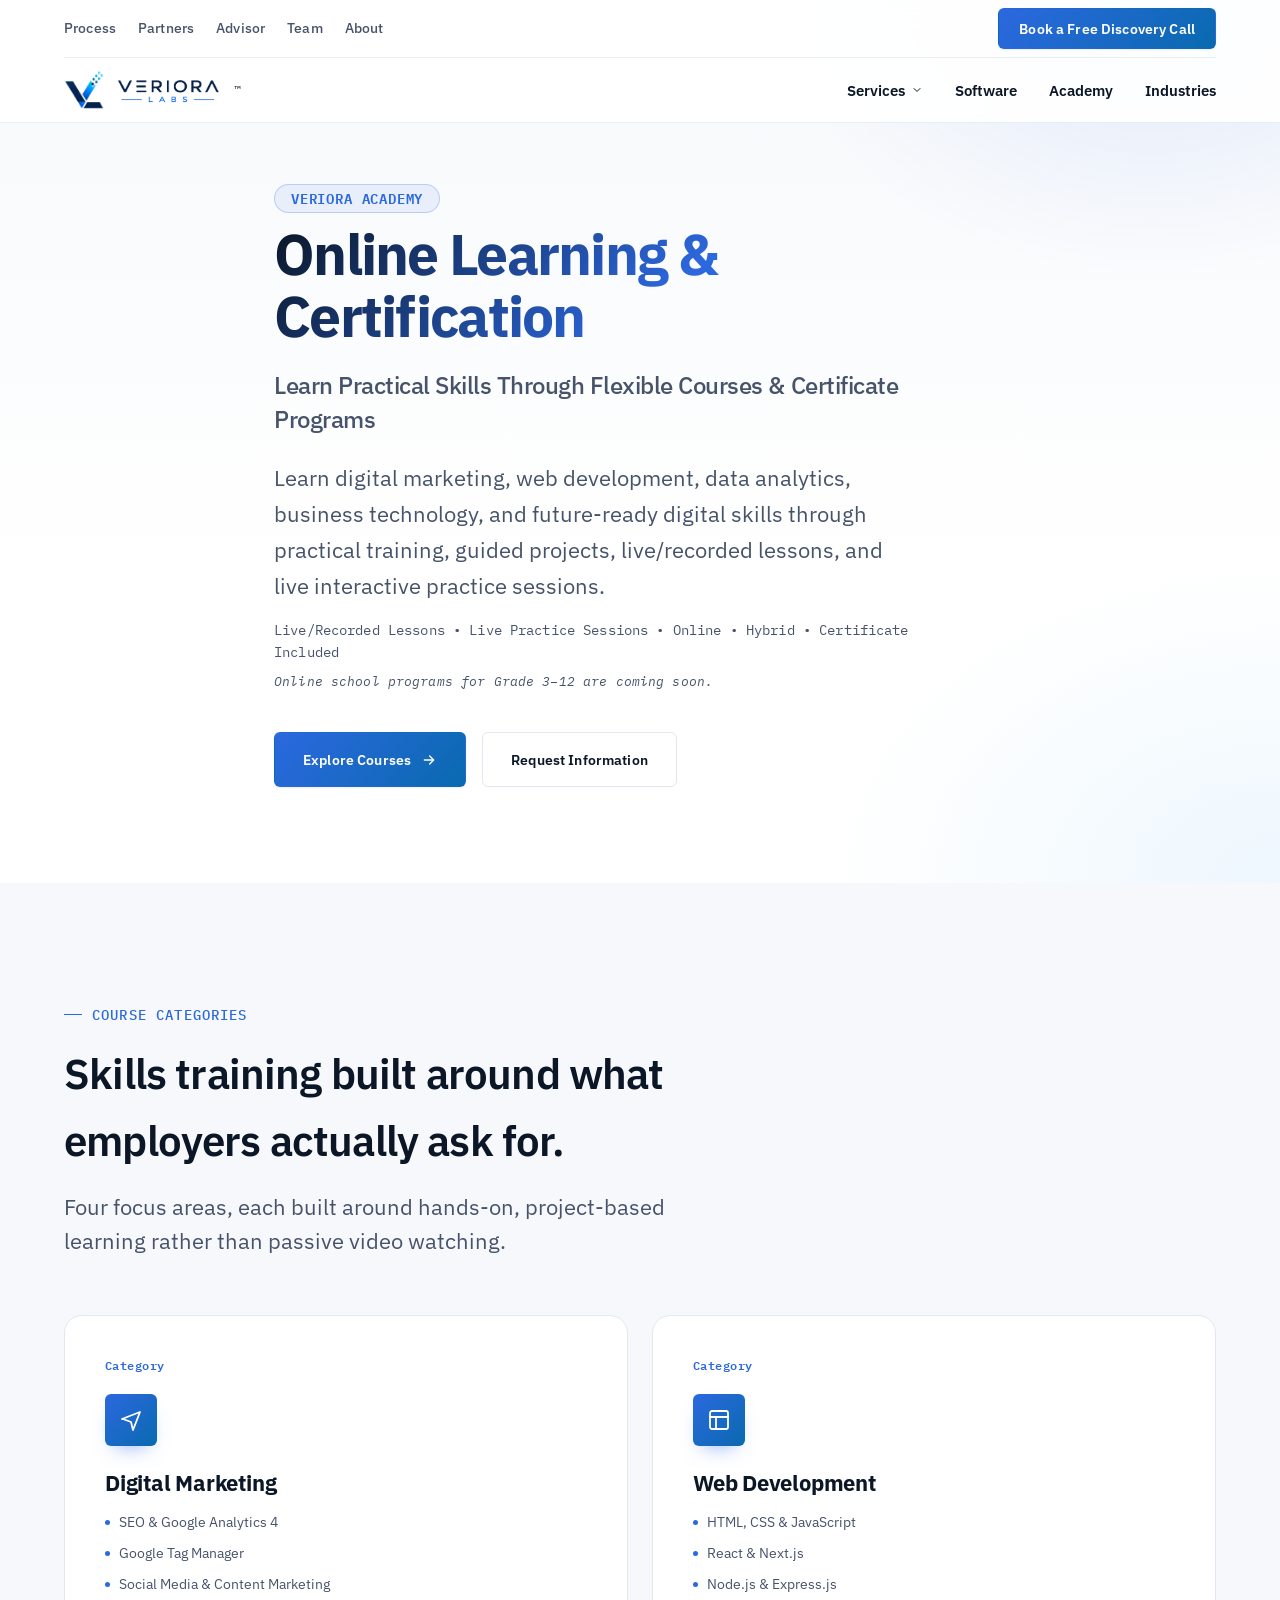
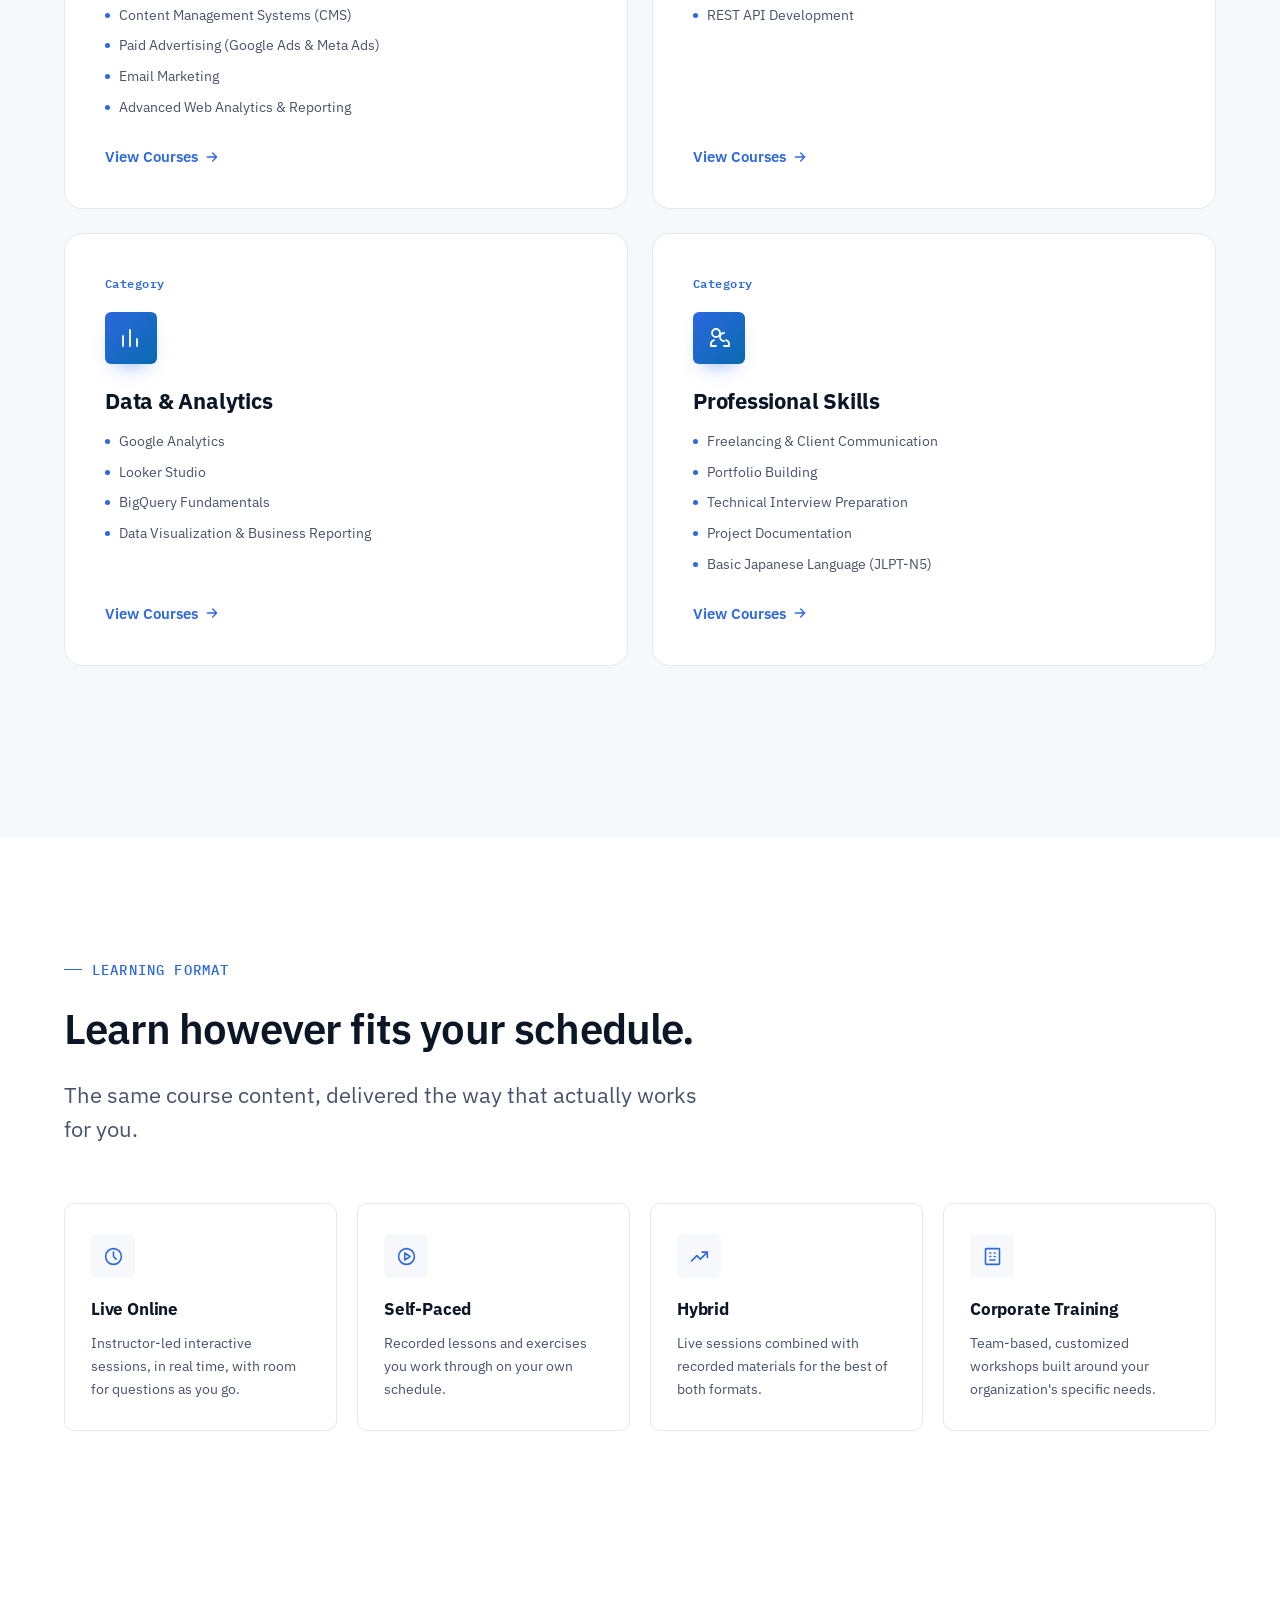
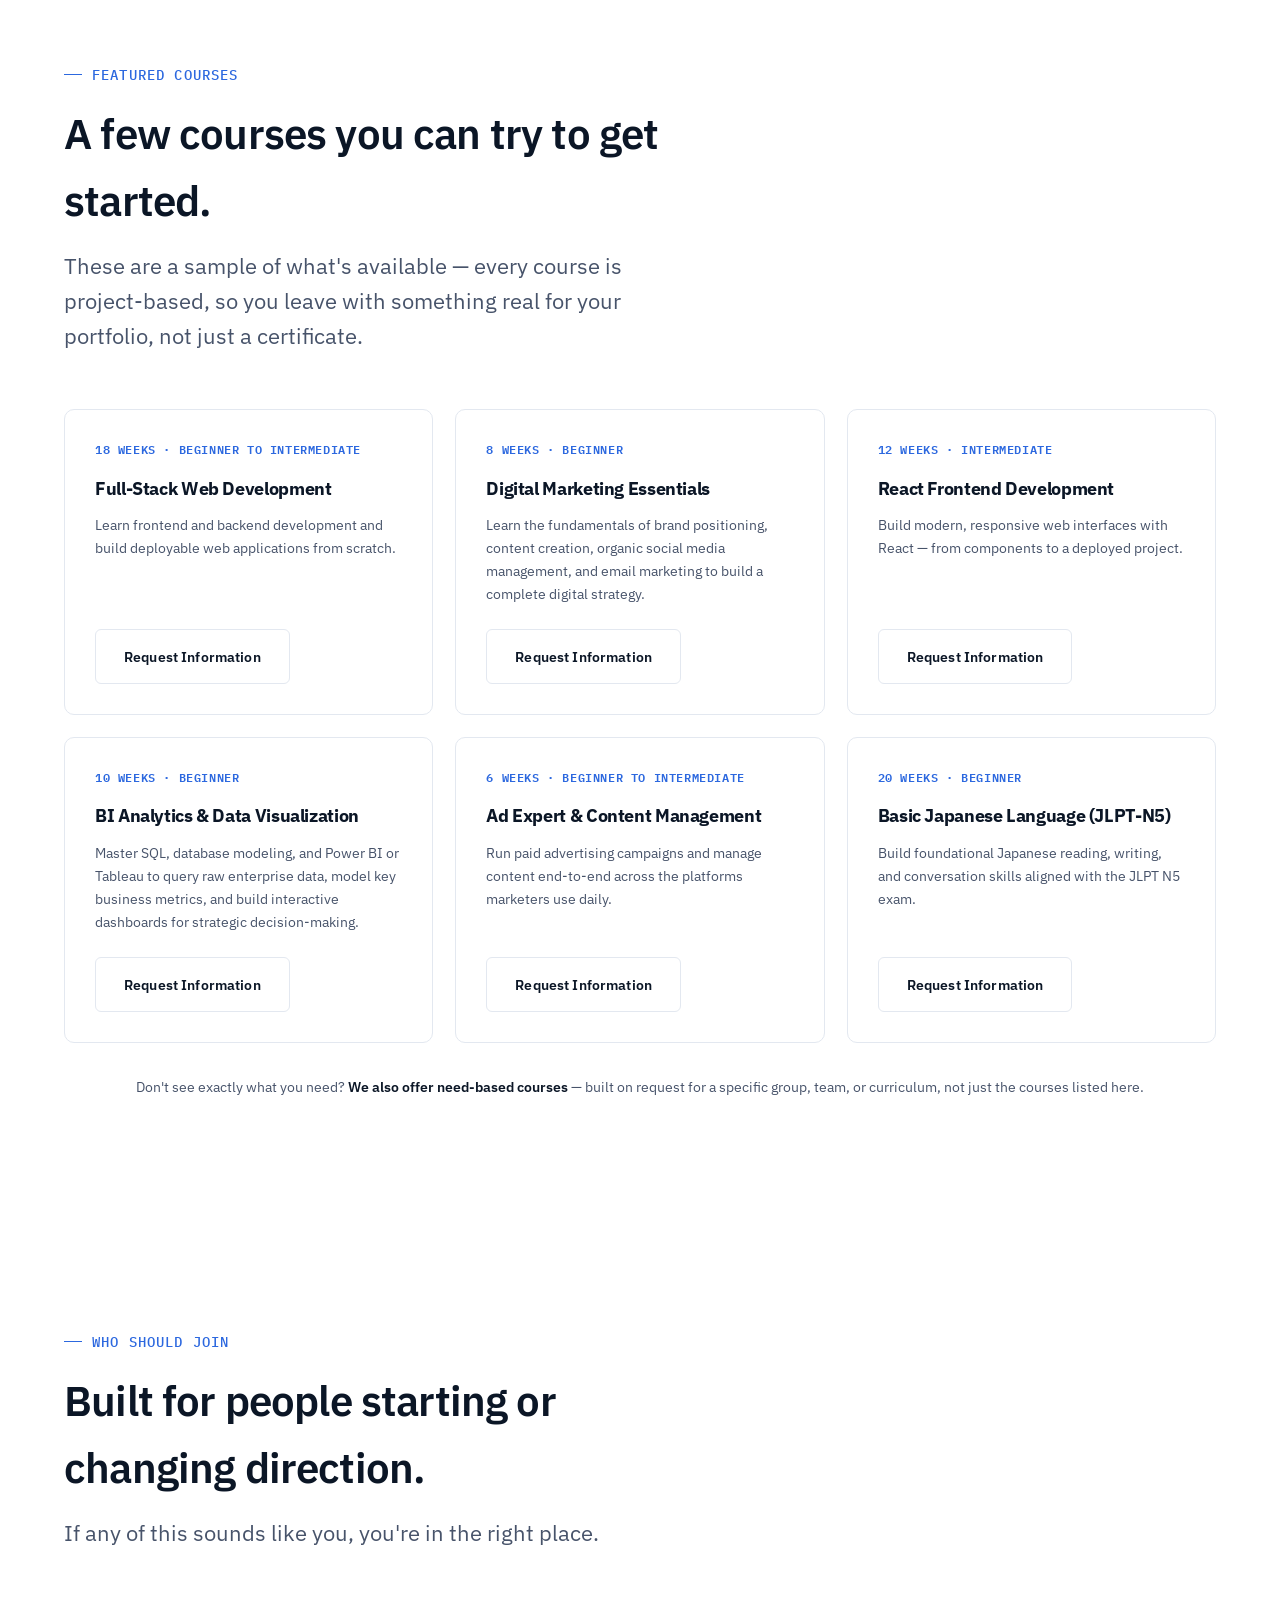
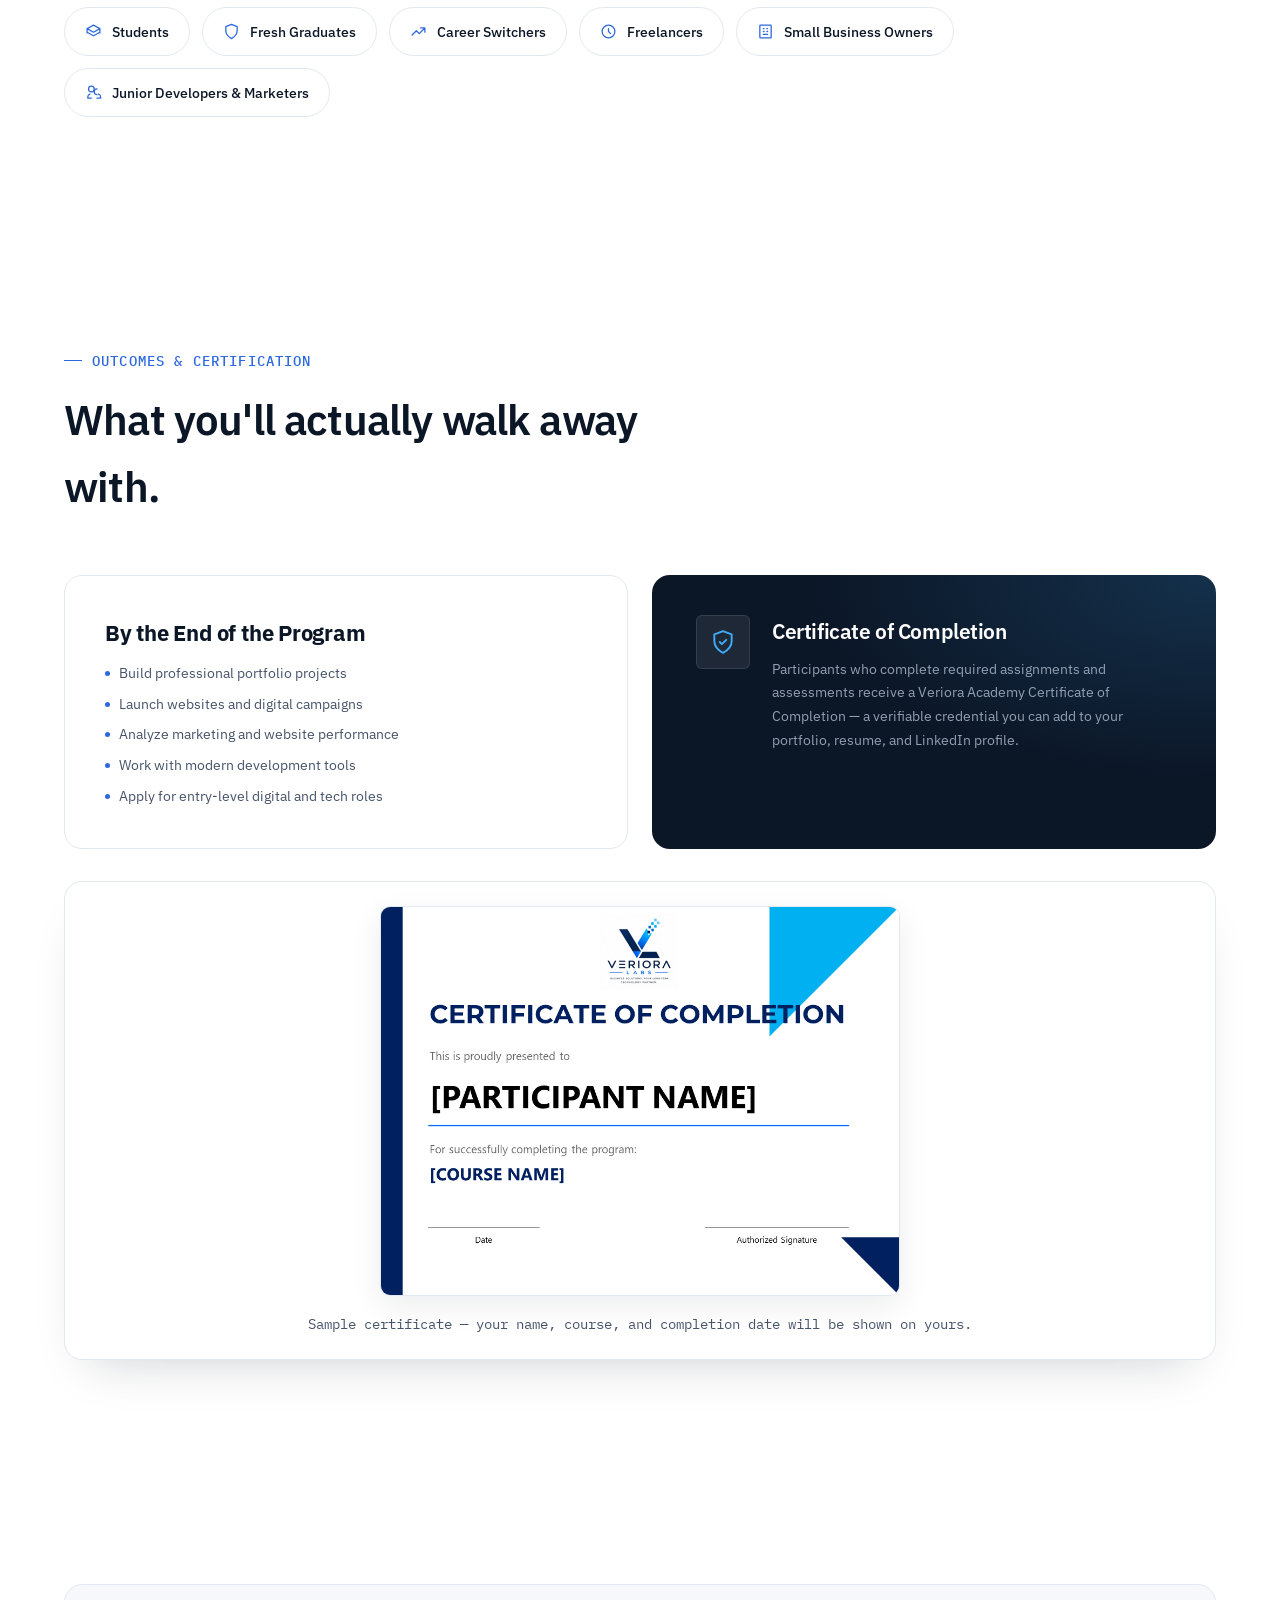
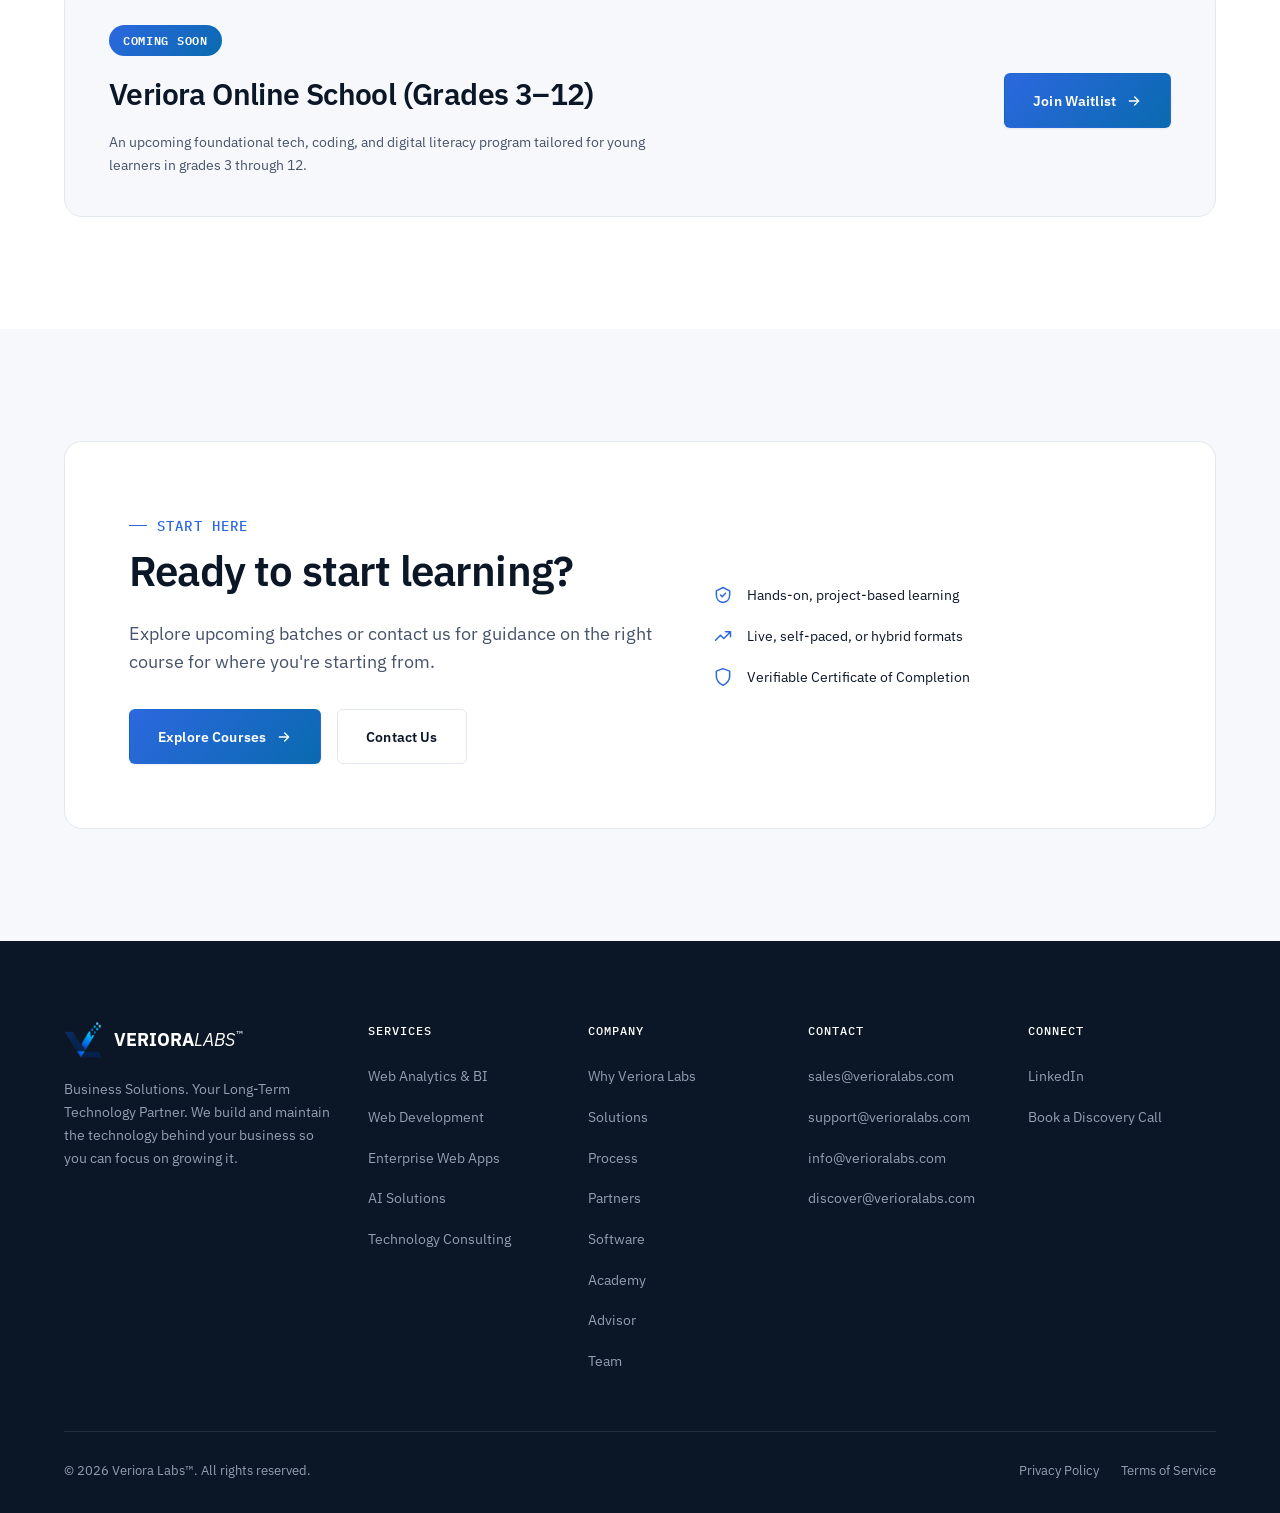
<file: academy.html>
<!doctype html>
<html lang="en">
<head>
<!-- Google tag (gtag.js) -->
<script async src="https://www.googletagmanager.com/gtag/js?id=G-XEZ7PN2LDY"></script>
<script>
  window.dataLayer = window.dataLayer || [];
  function gtag(){dataLayer.push(arguments);}
  gtag('js', new Date());
  gtag('config', 'G-XEZ7PN2LDY');
</script>
<!--
  ⚠️ Cache-busting version "v=20260811" is used on logo/css/js links below.
  Uploading a new logo, or editing styles.css/script.js? See the full note
  in index.html <head> and bump this number here too.
-->

<meta charset="UTF-8">
<meta name="viewport" content="width=device-width, initial-scale=1.0">
<title>Veriora Academy — Practical Digital Skills Training | Veriora Labs</title>
<meta name="description" content="Veriora Academy offers industry-focused, project-based training in digital marketing, web development, and data analytics. Live, self-paced, and corporate formats.">
<link rel="canonical" href="https://www.verioralabs.com/academy.html">

<!-- Favicon -->
<link rel="shortcut icon" href="favicon.ico?v=20260811">
<link rel="icon" type="image/png" sizes="32x32" href="images/icons/favicon-32.png?v=20260811">
<link rel="icon" type="image/png" sizes="64x64" href="images/icons/favicon-64.png?v=20260811">
<link rel="apple-touch-icon" href="images/icons/apple-touch-icon.png?v=20260811">
<link rel="manifest" href="manifest.json?v=20260811">
<meta name="theme-color" content="#0B1626">

<!-- Open Graph -->
<meta property="og:type" content="website">
<meta property="og:site_name" content="Veriora Labs">
<meta property="og:title" content="Veriora Academy — Practical Digital Skills Training">
<meta property="og:description" content="Industry-focused, project-based training in digital marketing, web development, and data analytics — live, self-paced, or corporate formats.">
<meta property="og:url" content="https://www.verioralabs.com/academy.html">
<meta property="og:image" content="https://www.verioralabs.com/images/logo.png?v=20260811">

<!-- Twitter -->
<meta name="twitter:card" content="summary_large_image">
<meta name="twitter:title" content="Veriora Academy — Practical Digital Skills Training">
<meta name="twitter:description" content="Industry-focused, project-based training in digital marketing, web development, and data analytics — live, self-paced, or corporate formats.">
<meta name="twitter:image" content="https://www.verioralabs.com/images/logo.png?v=20260811">

<!-- Fonts -->
<link rel="preconnect" href="https://fonts.googleapis.com">
<link rel="preconnect" href="https://fonts.gstatic.com" crossorigin>
<link href="https://fonts.googleapis.com/css2?family=IBM+Plex+Sans:wght@400;500;600;700&family=IBM+Plex+Mono:wght@400;500&display=swap" rel="stylesheet">

<link rel="stylesheet" href="styles.css?v=20260811">

<script type="application/ld+json">
{
  "@context": "https://schema.org",
  "@type": "EducationalOrganization",
  "name": "Veriora Academy",
  "description": "Industry-focused, project-based digital skills training in digital marketing, web development, and data analytics.",
  "url": "https://www.verioralabs.com/academy.html",
  "parentOrganization": { "@type": "Organization", "name": "Veriora Labs", "url": "https://www.verioralabs.com" },
  "hasCourse": [
    { "@type": "Course", "name": "Full-Stack Web Development", "description": "Learn frontend and backend development and build deployable web applications.", "provider": { "@type": "Organization", "name": "Veriora Academy" } },
    { "@type": "Course", "name": "Digital Marketing Essentials", "description": "Master SEO, analytics, and campaign fundamentals.", "provider": { "@type": "Organization", "name": "Veriora Academy" } },
    { "@type": "Course", "name": "React Frontend Development", "description": "Build modern responsive web interfaces with React.", "provider": { "@type": "Organization", "name": "Veriora Academy" } },
    { "@type": "Course", "name": "BI Analytics & Data Visualization", "description": "Learn to set up, read, and visualize GA4, Looker Studio, and BigQuery data.", "provider": { "@type": "Organization", "name": "Veriora Academy" } },
    { "@type": "Course", "name": "Ad Expert & Content Management", "description": "Run paid advertising campaigns and manage content end-to-end.", "provider": { "@type": "Organization", "name": "Veriora Academy" } },
    { "@type": "Course", "name": "Basic Japanese Language (JLPT-N5)", "description": "Build foundational Japanese reading, writing, and conversation skills aligned with the JLPT N5 exam.", "provider": { "@type": "Organization", "name": "Veriora Academy" } }
  ]
}
</script>
</head>
<body>

<a class="skip-link" href="#main" style="position:absolute;left:-9999px;">Skip to content</a>

<!-- ============ HEADER ============ -->
<header class="site-header" id="siteHeader">
  <div class="container">
    <!-- TOP ROW (Utility & Secondary Links) -->
    <div class="header-top-row">
      <div class="top-row-left">
        <a href="index.html#process" class="top-link">Process</a>
        <a href="partners.html" class="top-link">Partners</a>
        <a href="team.html#advisor" class="top-link">Advisor</a>
        <a href="team.html" class="top-link">Team</a>
        <a href="index.html#promise" class="top-link">About</a>
      </div>
      <div class="top-row-right">
        <a class="btn btn-primary top-cta-btn" href="#discovery-call" data-open-modal="bookingModal">Book a Free Discovery Call</a>
      </div>
    </div>

    <!-- BOTTOM ROW (Core Offerings & Main Navigation) -->
    <div class="header-bottom-row">
      <div class="bottom-row-left">
        <a href="index.html" class="brand" aria-label="Veriora Labs — Home">
          <img class="brand-icon" src="images/icons/logo-icon.png?v=20260811" alt="">
          <img class="brand-wordmark" src="images/icons/logo-wordmark.png?v=20260811" alt="Veriora Labs"><sup class="brand-tm" aria-hidden="true">&#8482;</sup>
        </a>
      </div>

      <div class="bottom-row-center">
        <nav class="main-nav" id="mainNav">
          <details class="nav-dropdown">
            <summary>Services <svg class="caret" width="14" height="14" viewBox="0 0 24 24" fill="none" stroke="currentColor" stroke-width="2" stroke-linecap="round" stroke-linejoin="round"><path d="M6 9l6 6 6-6"/></svg></summary>
            <div class="dropdown-panel">
              <a href="web-analytics.html">Web Analytics &amp; BI</a>
              <a href="web-development.html">Web Development</a>
              <a href="enterprise-web-applications.html">Enterprise Web Applications</a>
              <a href="ai-business-solutions.html">AI Solutions</a>
              <a href="technology-consulting.html">Technology Consulting</a>
            </div>
          </details>
          <a href="software.html" class="nav-item">Software</a>
          <a href="academy.html" class="nav-item">Academy</a>
          <a href="index.html#industries" class="nav-item">Industries</a>
        </nav>
      </div>

      <!-- Mobile Hamburger Toggle -->
      <button class="nav-toggle" id="navToggle" aria-label="Toggle menu" aria-expanded="false">
        <span></span><span></span><span></span>
      </button>
    </div>

    <!-- MOBILE MENU DRAWER (Collapses both rows into unified drawer < 992px) -->
    <div class="mobile-nav-drawer" id="mobileNavDrawer">
      <div class="mobile-nav-content">
        <div class="mobile-nav-section">
          <span class="mobile-nav-label">Core Offerings</span>
          <details class="mobile-dropdown">
            <summary>Services <svg class="caret" width="14" height="14" viewBox="0 0 24 24" fill="none" stroke="currentColor" stroke-width="2" stroke-linecap="round" stroke-linejoin="round"><path d="M6 9l6 6 6-6"/></svg></summary>
            <div class="mobile-dropdown-panel">
              <a href="web-analytics.html">Web Analytics &amp; BI</a>
              <a href="web-development.html">Web Development</a>
              <a href="enterprise-web-applications.html">Enterprise Web Applications</a>
              <a href="ai-business-solutions.html">AI Solutions</a>
              <a href="technology-consulting.html">Technology Consulting</a>
            </div>
          </details>
          <a href="software.html" class="mobile-nav-item">Software</a>
          <a href="academy.html" class="mobile-nav-item">Academy</a>
          <a href="index.html#industries" class="mobile-nav-item">Industries</a>
        </div>
        <div class="mobile-nav-divider"></div>
        <div class="mobile-nav-section">
          <span class="mobile-nav-label">Company</span>
          <a href="index.html#process" class="mobile-nav-item">Process</a>
          <a href="partners.html" class="mobile-nav-item">Partners</a>
          <a href="team.html#advisor" class="mobile-nav-item">Advisor</a>
          <a href="team.html" class="mobile-nav-item">Team</a>
          <a href="index.html#promise" class="mobile-nav-item">About</a>
        </div>
        <div class="mobile-nav-cta">
          <a class="btn btn-primary btn-block" href="#discovery-call" data-open-modal="bookingModal">Book a Free Discovery Call</a>
        </div>
      </div>
    </div>
  </div>
</header>

<main id="main">

  <!-- ============ HERO ============ -->
  <section class="partners-hero academy-hero">
    <div class="container">
      <h1 class="academy-hero-title">
        <span class="academy-badge">Veriora Academy</span>
        <span class="academy-subtitle-glow">Online Learning &amp; Certification</span>
      </h1>
      <h3 class="academy-hero-subheading">Learn Practical Skills Through Flexible Courses &amp; Certificate Programs</h3>
      <p class="lede">Learn digital marketing, web development, data analytics, business technology, and future-ready digital skills through practical training, guided projects, live/recorded lessons, and live interactive practice sessions.</p>
      <p class="hero-format-line">Live/Recorded Lessons • Live Practice Sessions • Online • Hybrid • Certificate Included</p>
      <p class="hero-format-line hero-format-line-muted">Online school programs for Grade 3–12 are coming soon.</p>
      <div class="hero-actions">
        <a class="btn btn-primary" href="#courses">
          Explore Courses
          <svg viewBox="0 0 24 24" fill="none" stroke="currentColor" stroke-width="2" stroke-linecap="round" stroke-linejoin="round"><path d="M5 12h14M13 6l6 6-6 6"/></svg>
        </a>
        <a class="btn btn-ghost-dark" href="#discovery-call" data-open-modal="bookingModal">Request Information</a>
      </div>
    </div>
  </section>

  <!-- ============ COURSE CATEGORIES ============ -->
  <section class="solutions" id="courses">
    <div class="container">
      <div class="section-head reveal">
        <span class="eyebrow">Course Categories</span>
        <h2>Skills training built around what employers actually ask for.</h2>
        <p>Four focus areas, each built around hands-on, project-based learning rather than passive video watching.</p>
      </div>

      <div class="pillar-grid">

        <div class="pillar-card reveal">
          <span class="index">Category</span>
          <div class="icon-tile"><svg viewBox="0 0 24 24" fill="none" stroke-width="1.8" stroke-linecap="round" stroke-linejoin="round"><path d="M3 11l18-7-7 18-2-8-8-3z"/></svg></div>
          <h3>Digital Marketing</h3>
          <ul class="pillar-list">
            <li>SEO &amp; Google Analytics 4</li>
            <li>Google Tag Manager</li>
            <li>Social Media &amp; Content Marketing</li>
            <li>Content Management Systems (CMS)</li>
            <li>Paid Advertising (Google Ads &amp; Meta Ads)</li>
            <li>Email Marketing</li>
            <li>Advanced Web Analytics &amp; Reporting</li>
          </ul>
          <a class="pillar-link" href="#course-cards">View Courses <svg viewBox="0 0 24 24" fill="none" stroke="currentColor" stroke-width="2" stroke-linecap="round" stroke-linejoin="round"><path d="M5 12h14M13 6l6 6-6 6"/></svg></a>
        </div>

        <div class="pillar-card reveal">
          <span class="index">Category</span>
          <div class="icon-tile"><svg viewBox="0 0 24 24" fill="none" stroke-width="1.8" stroke-linecap="round" stroke-linejoin="round"><rect x="3" y="3" width="18" height="18" rx="2"/><path d="M3 9h18M9 21V9"/></svg></div>
          <h3>Web Development</h3>
          <ul class="pillar-list">
            <li>HTML, CSS &amp; JavaScript</li>
            <li>React &amp; Next.js</li>
            <li>Node.js &amp; Express.js</li>
            <li>REST API Development</li>
          </ul>
          <a class="pillar-link" href="#course-cards">View Courses <svg viewBox="0 0 24 24" fill="none" stroke="currentColor" stroke-width="2" stroke-linecap="round" stroke-linejoin="round"><path d="M5 12h14M13 6l6 6-6 6"/></svg></a>
        </div>

        <div class="pillar-card reveal">
          <span class="index">Category</span>
          <div class="icon-tile"><svg viewBox="0 0 24 24" fill="none" stroke-width="1.8" stroke-linecap="round" stroke-linejoin="round"><path d="M4 20V10M11 20V4M18 20v-7"/></svg></div>
          <h3>Data &amp; Analytics</h3>
          <ul class="pillar-list">
            <li>Google Analytics</li>
            <li>Looker Studio</li>
            <li>BigQuery Fundamentals</li>
            <li>Data Visualization &amp; Business Reporting</li>
          </ul>
          <a class="pillar-link" href="#course-cards">View Courses <svg viewBox="0 0 24 24" fill="none" stroke="currentColor" stroke-width="2" stroke-linecap="round" stroke-linejoin="round"><path d="M5 12h14M13 6l6 6-6 6"/></svg></a>
        </div>

        <div class="pillar-card reveal">
          <span class="index">Category</span>
          <div class="icon-tile"><svg viewBox="0 0 24 24" fill="none" stroke-width="1.8" stroke-linecap="round" stroke-linejoin="round"><path d="M17 20h5v-2a4 4 0 00-3-3.87M9 20H4v-2a4 4 0 013-3.87M13 7a4 4 0 11-8 0 4 4 0 018 0zM17 7a4 4 0 100 8"/></svg></div>
          <h3>Professional Skills</h3>
          <ul class="pillar-list">
            <li>Freelancing &amp; Client Communication</li>
            <li>Portfolio Building</li>
            <li>Technical Interview Preparation</li>
            <li>Project Documentation</li>
            <li>Basic Japanese Language (JLPT-N5)</li>
          </ul>
          <a class="pillar-link" href="#course-cards">View Courses <svg viewBox="0 0 24 24" fill="none" stroke="currentColor" stroke-width="2" stroke-linecap="round" stroke-linejoin="round"><path d="M5 12h14M13 6l6 6-6 6"/></svg></a>
        </div>

      </div>
    </div>
  </section>

  <!-- ============ LEARNING FORMAT ============ -->
  <section class="who-its-for" id="formats">
    <div class="container">
      <div class="section-head reveal">
        <span class="eyebrow">Learning Format</span>
        <h2>Learn however fits your schedule.</h2>
        <p>The same course content, delivered the way that actually works for you.</p>
      </div>
      <div class="persona-grid">
        <div class="persona-card reveal">
          <div class="icon-tile"><svg viewBox="0 0 24 24" fill="none" stroke-width="1.8" stroke-linecap="round" stroke-linejoin="round"><circle cx="12" cy="12" r="9"/><path d="M12 7v5l3 3"/></svg></div>
          <h3>Live Online</h3>
          <p>Instructor-led interactive sessions, in real time, with room for questions as you go.</p>
        </div>
        <div class="persona-card reveal">
          <div class="icon-tile"><svg viewBox="0 0 24 24" fill="none" stroke-width="1.8" stroke-linecap="round" stroke-linejoin="round"><circle cx="12" cy="12" r="9"/><path d="M10 8l6 4-6 4V8z"/></svg></div>
          <h3>Self-Paced</h3>
          <p>Recorded lessons and exercises you work through on your own schedule.</p>
        </div>
        <div class="persona-card reveal">
          <div class="icon-tile"><svg viewBox="0 0 24 24" fill="none" stroke-width="1.8" stroke-linecap="round" stroke-linejoin="round"><path d="M3 17l6-6 4 4 8-8M21 7v6M21 7h-6"/></svg></div>
          <h3>Hybrid</h3>
          <p>Live sessions combined with recorded materials for the best of both formats.</p>
        </div>
        <div class="persona-card reveal">
          <div class="icon-tile"><svg viewBox="0 0 24 24" fill="none" stroke-width="1.8" stroke-linecap="round" stroke-linejoin="round"><rect x="4" y="3" width="16" height="18" rx="1"/><path d="M9 8h1M14 8h1M9 12h1M14 12h1M9 16h6"/></svg></div>
          <h3>Corporate Training</h3>
          <p>Team-based, customized workshops built around your organization's specific needs.</p>
        </div>
      </div>
    </div>
  </section>

  <!-- ============ FEATURED COURSES ============ -->
  <section class="engagement-models" id="course-cards">
    <div class="container">
      <div class="section-head reveal">
        <span class="eyebrow">Featured Courses</span>
        <h2>A few courses you can try to get started.</h2>
        <p>These are a sample of what's available — every course is project-based, so you leave with something real for your portfolio, not just a certificate.</p>
      </div>
      <div class="course-grid">

        <div class="course-card reveal">
          <span class="course-meta">18 Weeks · Beginner to Intermediate</span>
          <h3>Full-Stack Web Development</h3>
          <p>Learn frontend and backend development and build deployable web applications from scratch.</p>
          <a class="btn btn-ghost-dark" href="#discovery-call" data-open-modal="bookingModal">Request Information</a>
        </div>

        <div class="course-card reveal">
          <span class="course-meta">8 Weeks · Beginner</span>
          <h3>Digital Marketing Essentials</h3>
          <p>Learn the fundamentals of brand positioning, content creation, organic social media management, and email marketing to build a complete digital strategy.</p>
          <a class="btn btn-ghost-dark" href="#discovery-call" data-open-modal="bookingModal">Request Information</a>
        </div>

        <div class="course-card reveal">
          <span class="course-meta">12 Weeks · Intermediate</span>
          <h3>React Frontend Development</h3>
          <p>Build modern, responsive web interfaces with React — from components to a deployed project.</p>
          <a class="btn btn-ghost-dark" href="#discovery-call" data-open-modal="bookingModal">Request Information</a>
        </div>

        <div class="course-card reveal">
          <span class="course-meta">10 Weeks · Beginner</span>
          <h3>BI Analytics &amp; Data Visualization</h3>
          <p>Master SQL, database modeling, and Power BI or Tableau to query raw enterprise data, model key business metrics, and build interactive dashboards for strategic decision-making.</p>
          <a class="btn btn-ghost-dark" href="#discovery-call" data-open-modal="bookingModal">Request Information</a>
        </div>

        <div class="course-card reveal">
          <span class="course-meta">6 Weeks · Beginner to Intermediate</span>
          <h3>Ad Expert &amp; Content Management</h3>
          <p>Run paid advertising campaigns and manage content end-to-end across the platforms marketers use daily.</p>
          <a class="btn btn-ghost-dark" href="#discovery-call" data-open-modal="bookingModal">Request Information</a>
        </div>

        <div class="course-card reveal">
          <span class="course-meta">20 Weeks · Beginner</span>
          <h3>Basic Japanese Language (JLPT-N5)</h3>
          <p>Build foundational Japanese reading, writing, and conversation skills aligned with the JLPT N5 exam.</p>
          <a class="btn btn-ghost-dark" href="#discovery-call" data-open-modal="bookingModal">Request Information</a>
        </div>

      </div>
      <p class="stack-note reveal">Don't see exactly what you need? <strong>We also offer need-based courses</strong> — built on request for a specific group, team, or curriculum, not just the courses listed here.</p>
    </div>
  </section>

  <!-- ============ WHO SHOULD JOIN ============ -->
  <section class="capabilities" id="who-should-join">
    <div class="container">
      <div class="section-head reveal">
        <span class="eyebrow">Who Should Join</span>
        <h2>Built for people starting or changing direction.</h2>
        <p>If any of this sounds like you, you're in the right place.</p>
      </div>
      <div class="capability-pills">
        <div class="capability-pill reveal"><svg viewBox="0 0 24 24" fill="none" stroke-width="1.8" stroke-linecap="round" stroke-linejoin="round"><path d="M12 3l9 5-9 5-9-5 9-5zM3 13l9 5 9-5M3 8v6M21 8v6"/></svg>Students</div>
        <div class="capability-pill reveal"><svg viewBox="0 0 24 24" fill="none" stroke-width="1.8" stroke-linecap="round" stroke-linejoin="round"><path d="M12 2l8 3v6c0 5-3.4 8.5-8 11-4.6-2.5-8-6-8-11V5z"/></svg>Fresh Graduates</div>
        <div class="capability-pill reveal"><svg viewBox="0 0 24 24" fill="none" stroke-width="1.8" stroke-linecap="round" stroke-linejoin="round"><path d="M3 17l6-6 4 4 8-8M21 7v6M21 7h-6"/></svg>Career Switchers</div>
        <div class="capability-pill reveal"><svg viewBox="0 0 24 24" fill="none" stroke-width="1.8" stroke-linecap="round" stroke-linejoin="round"><circle cx="12" cy="12" r="9"/><path d="M12 8v4l3 3"/></svg>Freelancers</div>
        <div class="capability-pill reveal"><svg viewBox="0 0 24 24" fill="none" stroke-width="1.8" stroke-linecap="round" stroke-linejoin="round"><rect x="4" y="3" width="16" height="18" rx="1"/><path d="M9 8h1M14 8h1M9 12h1M14 12h1M9 16h6"/></svg>Small Business Owners</div>
        <div class="capability-pill reveal"><svg viewBox="0 0 24 24" fill="none" stroke-width="1.8" stroke-linecap="round" stroke-linejoin="round"><path d="M17 20h5v-2a4 4 0 00-3-3.87M9 20H4v-2a4 4 0 013-3.87M13 7a4 4 0 11-8 0 4 4 0 018 0zM17 7a4 4 0 100 8"/></svg>Junior Developers &amp; Marketers</div>
      </div>
    </div>
  </section>

  <!-- ============ OUTCOMES & CERTIFICATE ============ -->
  <section class="why-partner" id="outcomes">
    <div class="container">
      <div class="section-head reveal">
        <span class="eyebrow">Outcomes &amp; Certification</span>
        <h2>What you'll actually walk away with.</h2>
      </div>
      <div class="outcomes-grid">
        <div class="pillar-card reveal" style="max-width: none;">
          <h3>By the End of the Program</h3>
          <ul class="pillar-list" style="margin-bottom: 0;">
            <li>Build professional portfolio projects</li>
            <li>Launch websites and digital campaigns</li>
            <li>Analyze marketing and website performance</li>
            <li>Work with modern development tools</li>
            <li>Apply for entry-level digital and tech roles</li>
          </ul>
        </div>
        <div class="trust-banner reveal" style="margin-bottom: 0;">
          <div class="icon-tile">
            <svg viewBox="0 0 24 24" fill="none" stroke="currentColor" stroke-width="1.8" stroke-linecap="round" stroke-linejoin="round"><path d="M12 2l8 3v6c0 5-3.4 8.5-8 11-4.6-2.5-8-6-8-11V5z"/><path d="M9 12l2 2 4-4"/></svg>
          </div>
          <div class="copy">
            <h3>Certificate of Completion</h3>
            <p>Participants who complete required assignments and assessments receive a Veriora Academy Certificate of Completion — a verifiable credential you can add to your portfolio, resume, and LinkedIn profile.</p>
          </div>
        </div>
      </div>

      <div class="cert-sample reveal">
        <img src="images/sample-certificate.png?v=20260811" alt="Sample Veriora Academy Certificate of Completion" loading="lazy">
        <p class="cert-sample-caption">Sample certificate — your name, course, and completion date will be shown on yours.</p>
      </div>
    </div>
  </section>

  <!-- ============ K-12 TEASER ============ -->
  <section class="partner-teaser">
    <div class="container">
      <div class="partner-teaser-panel reveal">
        <div class="partner-teaser-copy">
          <span class="badge-soon">Coming Soon</span>
          <h2>Veriora Online School (Grades 3–12)</h2>
          <p>An upcoming foundational tech, coding, and digital literacy program tailored for young learners in grades 3 through 12.</p>
        </div>
        <a class="btn btn-primary" href="#discovery-call" data-open-modal="bookingModal">
          Join Waitlist
          <svg viewBox="0 0 24 24" fill="none" stroke="currentColor" stroke-width="2" stroke-linecap="round" stroke-linejoin="round"><path d="M5 12h14M13 6l6 6-6 6"/></svg>
        </a>
      </div>
    </div>
  </section>

  <!-- ============ FINAL CTA ============ -->
  <section class="final-cta" id="discovery-call">
    <div class="container">
      <div class="cta-panel reveal">
        <div class="cta-copy">
          <span class="eyebrow">Start Here</span>
          <h2>Ready to start learning?</h2>
          <p class="lede">Explore upcoming batches or contact us for guidance on the right course for where you're starting from.</p>
          <div class="cta-actions">
            <a class="btn btn-primary" href="#courses">
              Explore Courses
              <svg viewBox="0 0 24 24" fill="none" stroke="currentColor" stroke-width="2" stroke-linecap="round" stroke-linejoin="round"><path d="M5 12h14M13 6l6 6-6 6"/></svg>
            </a>
            <a class="btn btn-ghost-dark" href="#discovery-call" data-open-modal="bookingModal">Contact Us</a>
          </div>
        </div>
        <div class="cta-facts">
          <div class="cta-fact"><svg viewBox="0 0 24 24" fill="none" stroke-width="1.8" stroke-linecap="round" stroke-linejoin="round"><path d="M9 12l2 2 4-4M12 3l8 4v5c0 5-3.5 8.5-8 9-4.5-.5-8-4-8-9V7l8-4z"/></svg><span>Hands-on, project-based learning</span></div>
          <div class="cta-fact"><svg viewBox="0 0 24 24" fill="none" stroke-width="1.8" stroke-linecap="round" stroke-linejoin="round"><path d="M3 17l6-6 4 4 8-8M21 7v6M21 7h-6"/></svg><span>Live, self-paced, or hybrid formats</span></div>
          <div class="cta-fact"><svg viewBox="0 0 24 24" fill="none" stroke-width="1.8" stroke-linecap="round" stroke-linejoin="round"><path d="M12 2l8 3v6c0 5-3.4 8.5-8 11-4.6-2.5-8-6-8-11V5z"/></svg><span>Verifiable Certificate of Completion</span></div>
        </div>
      </div>
    </div>
  </section>

</main>

<!-- ============ FOOTER ============ -->
<footer class="site-footer">
  <div class="container">
    <div class="footer-top">
      <div class="footer-brand">
        <a href="/" class="brand" aria-label="Veriora Labs — Home">
          <img class="brand-mark" src="images/icons/logo-icon.png?v=20260811" alt="" aria-hidden="true">
          <span class="brand-text"><strong>VERIORA</strong><em>LABS</em><sup class="brand-tm" aria-hidden="true">&#8482;</sup></span>
        </a>
        <p>Business Solutions. Your Long-Term Technology Partner. We build and maintain the technology behind your business so you can focus on growing it.</p>
      </div>
      <div class="footer-col">
        <h4>Services</h4>
        <ul>
          <li><a href="web-analytics.html">Web Analytics &amp; BI</a></li>
          <li><a href="web-development.html">Web Development</a></li>
          <li><a href="enterprise-web-applications.html">Enterprise Web Apps</a></li>
          <li><a href="ai-business-solutions.html">AI Solutions</a></li>
          <li><a href="technology-consulting.html">Technology Consulting</a></li>
        </ul>
      </div>
      <div class="footer-col">
        <h4>Company</h4>
        <ul>
          <li><a href="index.html#why">Why Veriora Labs</a></li>
          <li><a href="index.html#solutions">Solutions</a></li>
          <li><a href="index.html#process">Process</a></li>
          <li><a href="partners.html">Partners</a></li>
          <li><a href="software.html">Software</a></li>
          <li><a href="academy.html">Academy</a></li>
          <li><a href="team.html#advisor">Advisor</a></li>
          <li><a href="team.html">Team</a></li>
        </ul>
      </div>
      <div class="footer-col">
        <h4>Contact</h4>
        <ul>
          <li><a href="mailto:sales@verioralabs.com">sales@verioralabs.com</a></li>
          <li><a href="mailto:support@verioralabs.com">support@verioralabs.com</a></li>
          <li><a href="mailto:info@verioralabs.com">info@verioralabs.com</a></li>
          <li><a href="mailto:discover@verioralabs.com">discover@verioralabs.com</a></li>
        </ul>
      </div>
      <div class="footer-col">
        <h4>Connect</h4>
        <ul>
          <li><a href="https://www.linkedin.com/company/verioralabs" target="_blank" rel="noopener">LinkedIn</a></li>
          <li><a href="#discovery-call" data-open-modal="bookingModal">Book a Discovery Call</a></li>
        </ul>
      </div>
    </div>
    <div class="footer-bottom">
      <span>&copy; <span id="year"></span> Veriora Labs&#8482;. All rights reserved.</span>
      <div class="legal-links">
        <a href="privacy.html">Privacy Policy</a>
        <a href="terms.html">Terms of Service</a>
      </div>
    </div>
  </div>
</footer>

<!-- ============ BOOKING MODAL ============ -->
<div class="modal-overlay" id="bookingModal" aria-hidden="true">
  <div class="modal-panel" role="dialog" aria-modal="true" aria-labelledby="bookingModalTitle">
    <button type="button" class="modal-close" id="bookingModalClose" aria-label="Close dialog">
      <svg viewBox="0 0 24 24" fill="none" stroke="currentColor" stroke-width="2" stroke-linecap="round" stroke-linejoin="round"><path d="M18 6L6 18M6 6l12 12"/></svg>
    </button>

    <div class="modal-head">
      <span class="eyebrow">Start Here</span>
      <h3 id="bookingModalTitle">Book a Free Discovery Call</h3>
      <p>Pick whichever way works best for you.</p>
    </div>

    <div class="modal-tabs" role="tablist">
      <button type="button" class="modal-tab is-active" data-tab="schedule" role="tab" aria-selected="true">Pick a time</button>
      <button type="button" class="modal-tab" data-tab="message" role="tab" aria-selected="false">Send a message</button>
      <button type="button" class="modal-tab" data-tab="other" role="tab" aria-selected="false">Other ways to reach us</button>
    </div>

    <div class="modal-panels">

      <div class="modal-tabpanel is-active" data-panel="schedule" role="tabpanel">
        <div class="calendly-embed" id="calendlyEmbed" data-calendly-url="https://calendly.com/shihab-verioralabs/30min"></div>
        <p class="modal-fallback-note">Calendar not loading? <button type="button" class="link-btn" data-tab-switch="message">Send a message instead</button>.</p>
      </div>

      <div class="modal-tabpanel" data-panel="message" role="tabpanel">
        <form class="booking-form" action="https://api.web3forms.com/submit" method="POST" data-fallback-email="discover@verioralabs.com">
          <input type="hidden" name="access_key" value="821ddc4c-082c-40c6-b1ab-905069c6dd01">
          <input type="hidden" name="subject" value="Academy Inquiry — Website">
          <input type="hidden" name="from_name" value="Veriora Labs Website">
          <input type="checkbox" name="botcheck" style="display:none" tabindex="-1" autocomplete="off">
          <div class="form-row">
            <label for="bf-name">Name</label>
            <input id="bf-name" name="name" type="text" required autocomplete="name">
          </div>
          <div class="form-row">
            <label for="bf-email">Email</label>
            <input id="bf-email" name="email" type="email" required autocomplete="email">
          </div>
          <div class="form-row">
            <label for="bf-company">Company <span>(optional)</span></label>
            <input id="bf-company" name="company" type="text" autocomplete="organization">
          </div>
          <div class="form-row">
            <label for="bf-message">What are you looking to discuss?</label>
            <textarea id="bf-message" name="message" rows="4"></textarea>
          </div>
          <button type="submit" class="btn btn-primary">
            Send Request
            <svg viewBox="0 0 24 24" fill="none" stroke="currentColor" stroke-width="2" stroke-linecap="round" stroke-linejoin="round"><path d="M5 12h14M13 6l6 6-6 6"/></svg>
          </button>
          <p class="form-note" data-form-status>We reply within one business day.</p>
        </form>
      </div>

      <div class="modal-tabpanel" data-panel="other" role="tabpanel">
        <div class="contact-chips">
          <div class="contact-chip">
            <svg viewBox="0 0 24 24" fill="none" stroke="currentColor" stroke-width="1.8" stroke-linecap="round" stroke-linejoin="round"><path d="M3 5h18v14H3zM3 6l9 7 9-7"/></svg>
            <span><strong>Email</strong>discover@verioralabs.com</span>
            <button type="button" class="chip-action" data-copy-text="discover@verioralabs.com">Copy</button>
            <a class="chip-action chip-action-link" href="mailto:discover@verioralabs.com?subject=Academy%20Inquiry">Open email app</a>
          </div>
          <a class="contact-chip" href="https://www.linkedin.com/company/verioralabs" target="_blank" rel="noopener">
            <svg viewBox="0 0 24 24" fill="none" stroke="currentColor" stroke-width="1.8" stroke-linecap="round" stroke-linejoin="round"><path d="M4 4h16v16H4z"/><path d="M8 10v6M8 7.5v.01M12 16v-3.5c0-1.5 1-2.5 2.5-2.5S17 11 17 12.5V16M12 10v6"/></svg>
            <span><strong>LinkedIn</strong>Message us</span>
          </a>
        </div>
      </div>

    </div>
  </div>
</div>

<script src="script.js?v=20260811"></script>
</body>
</html>
</file>
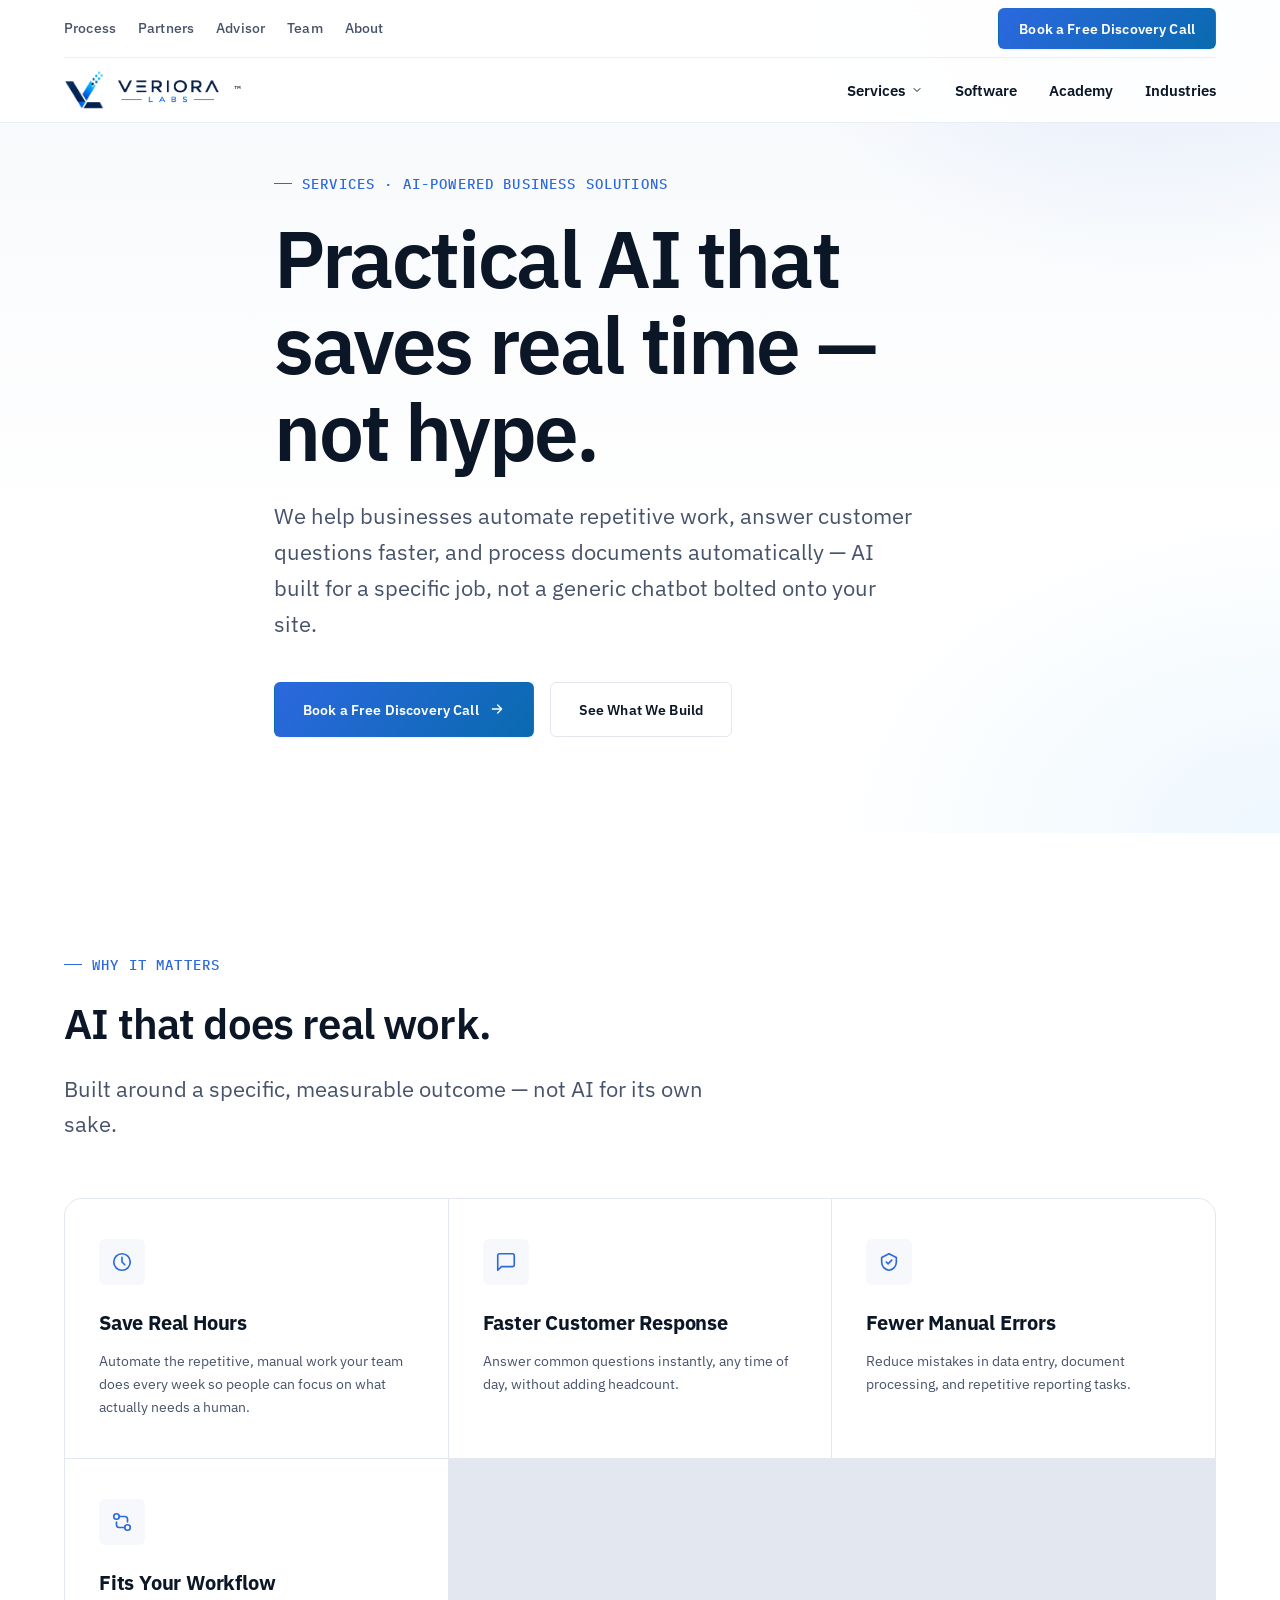
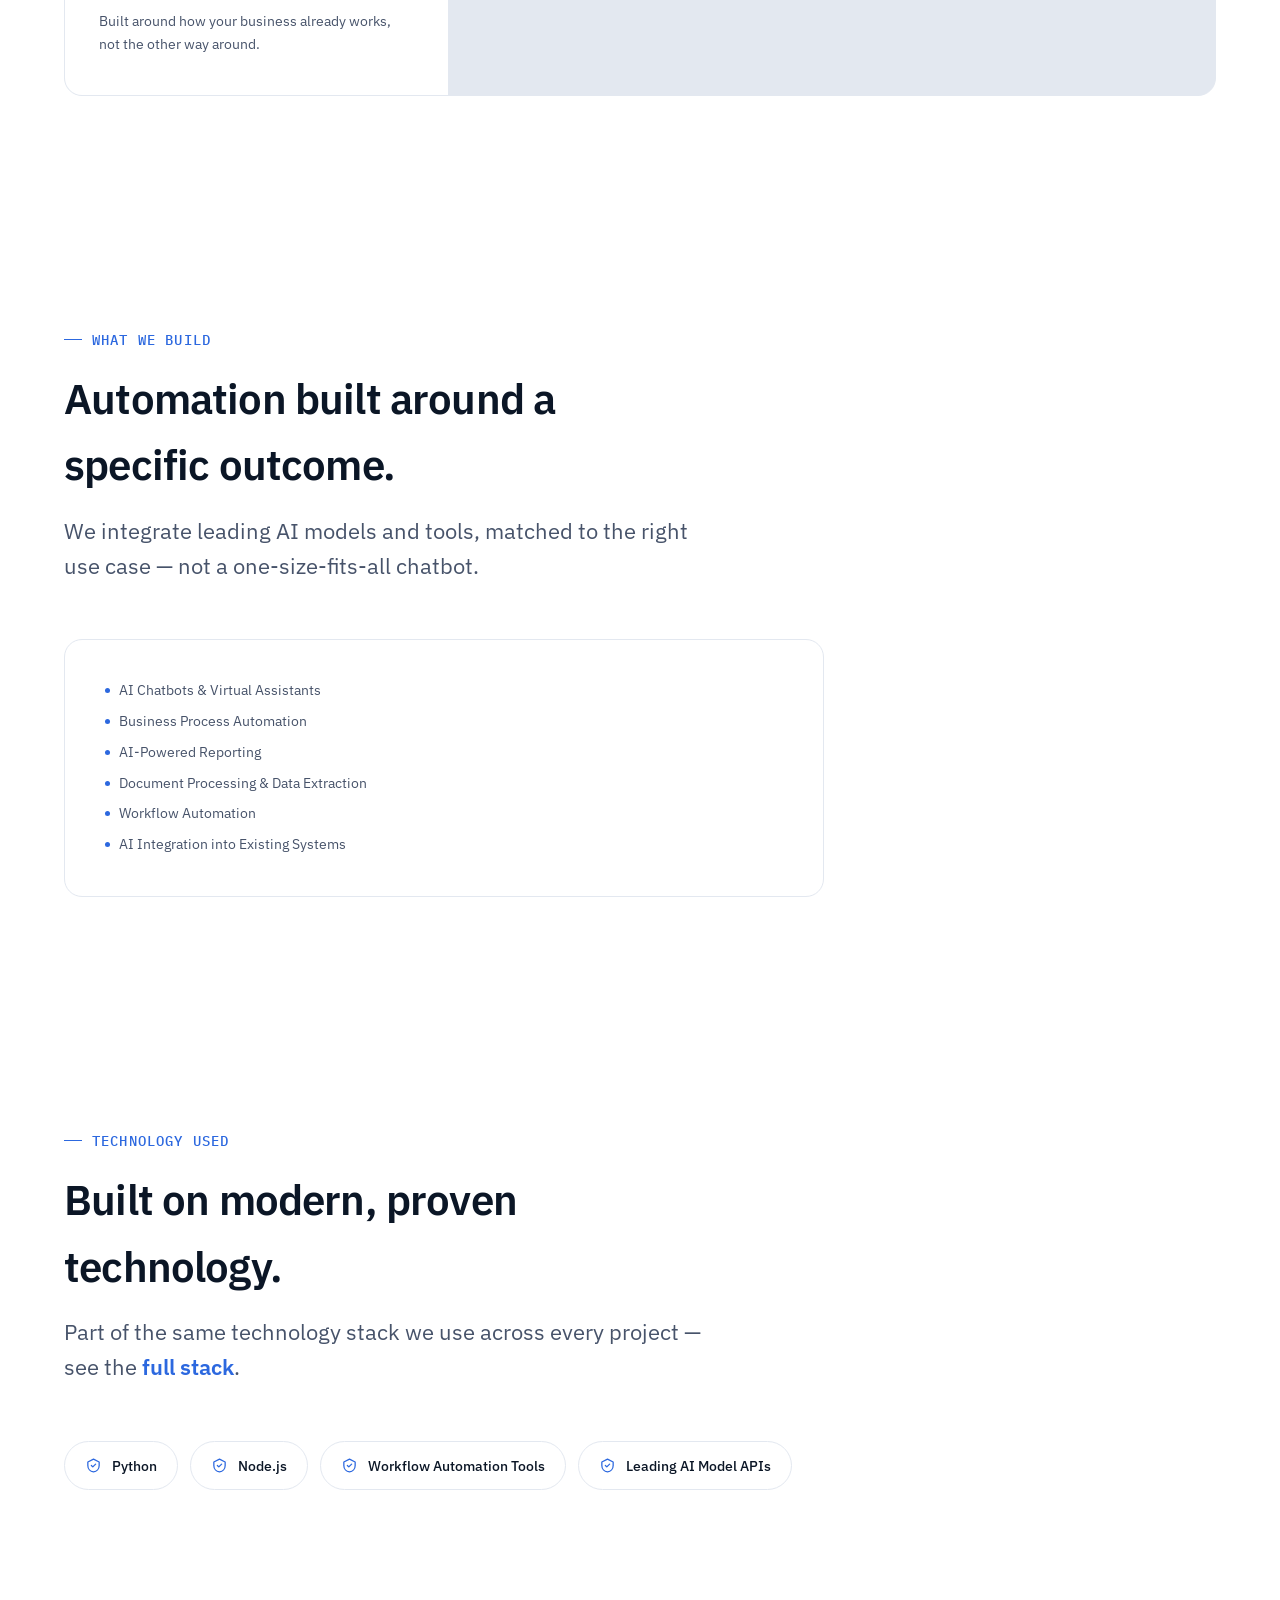
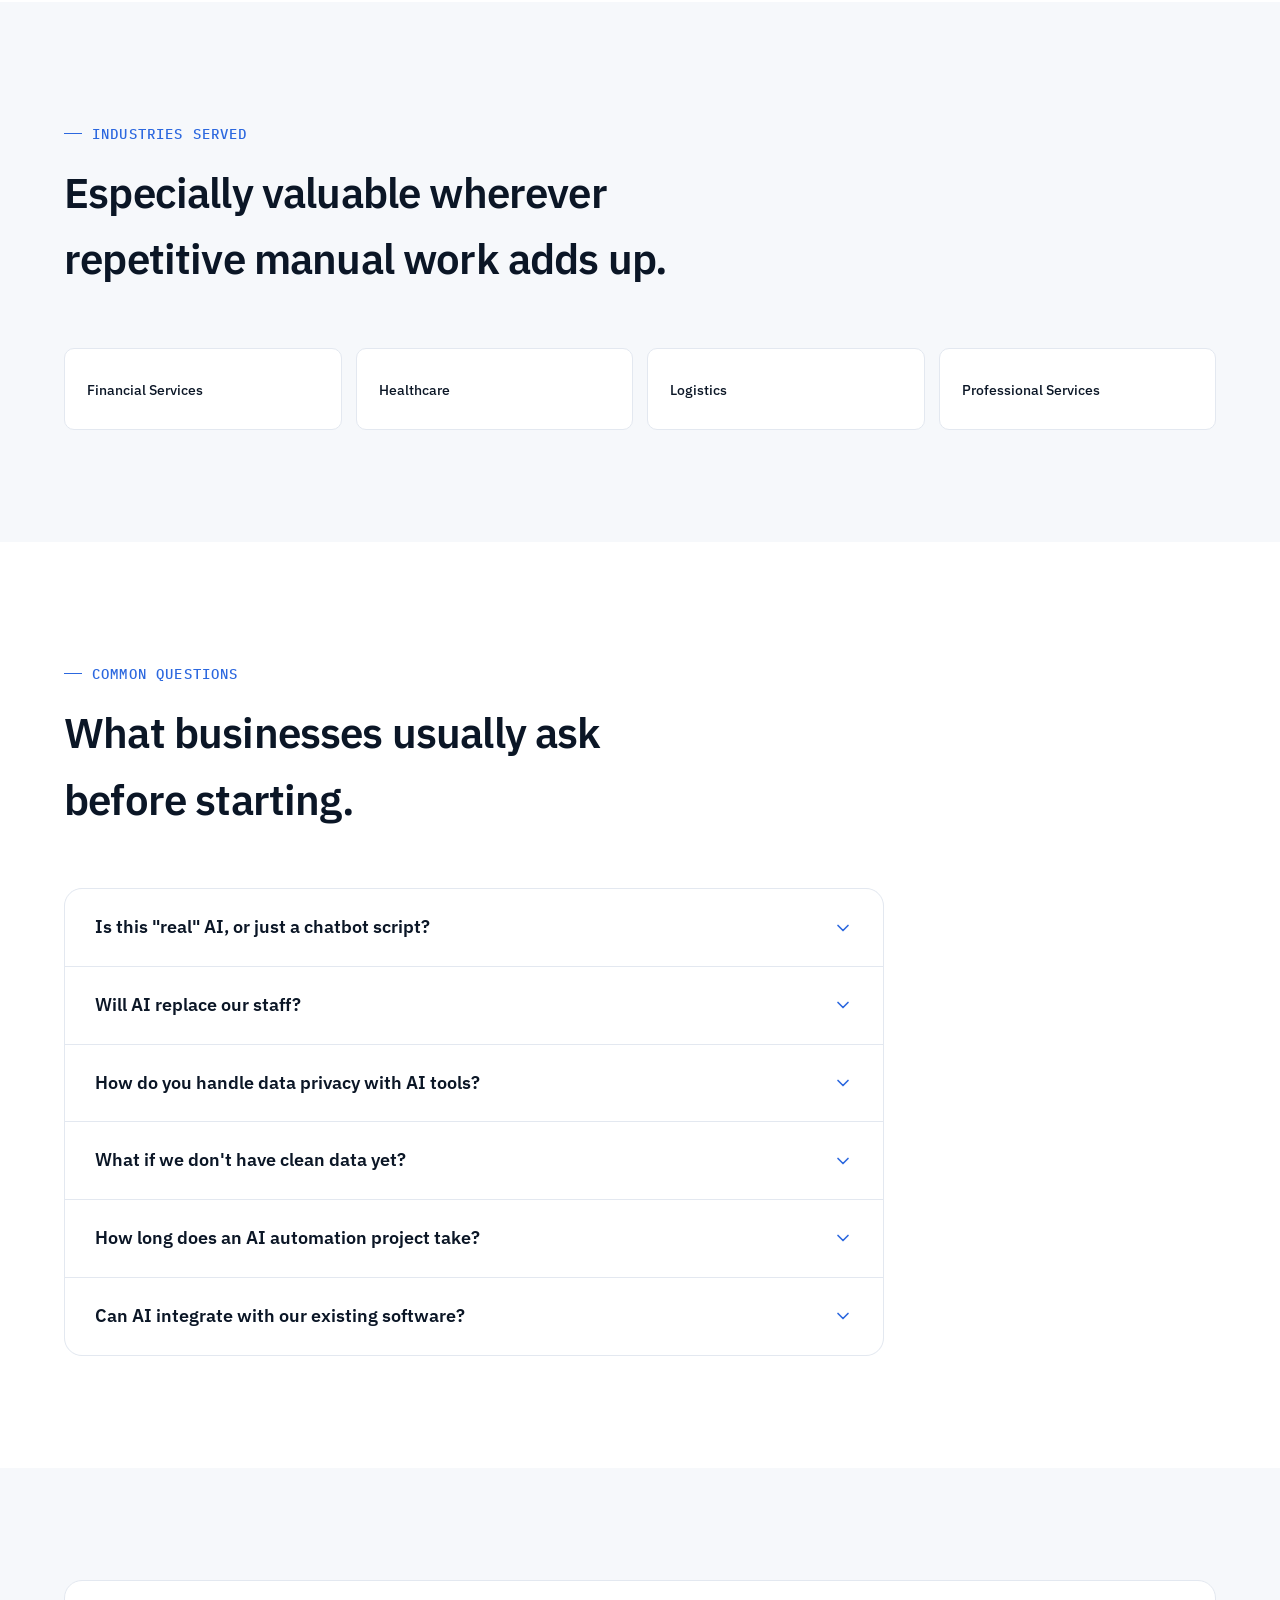
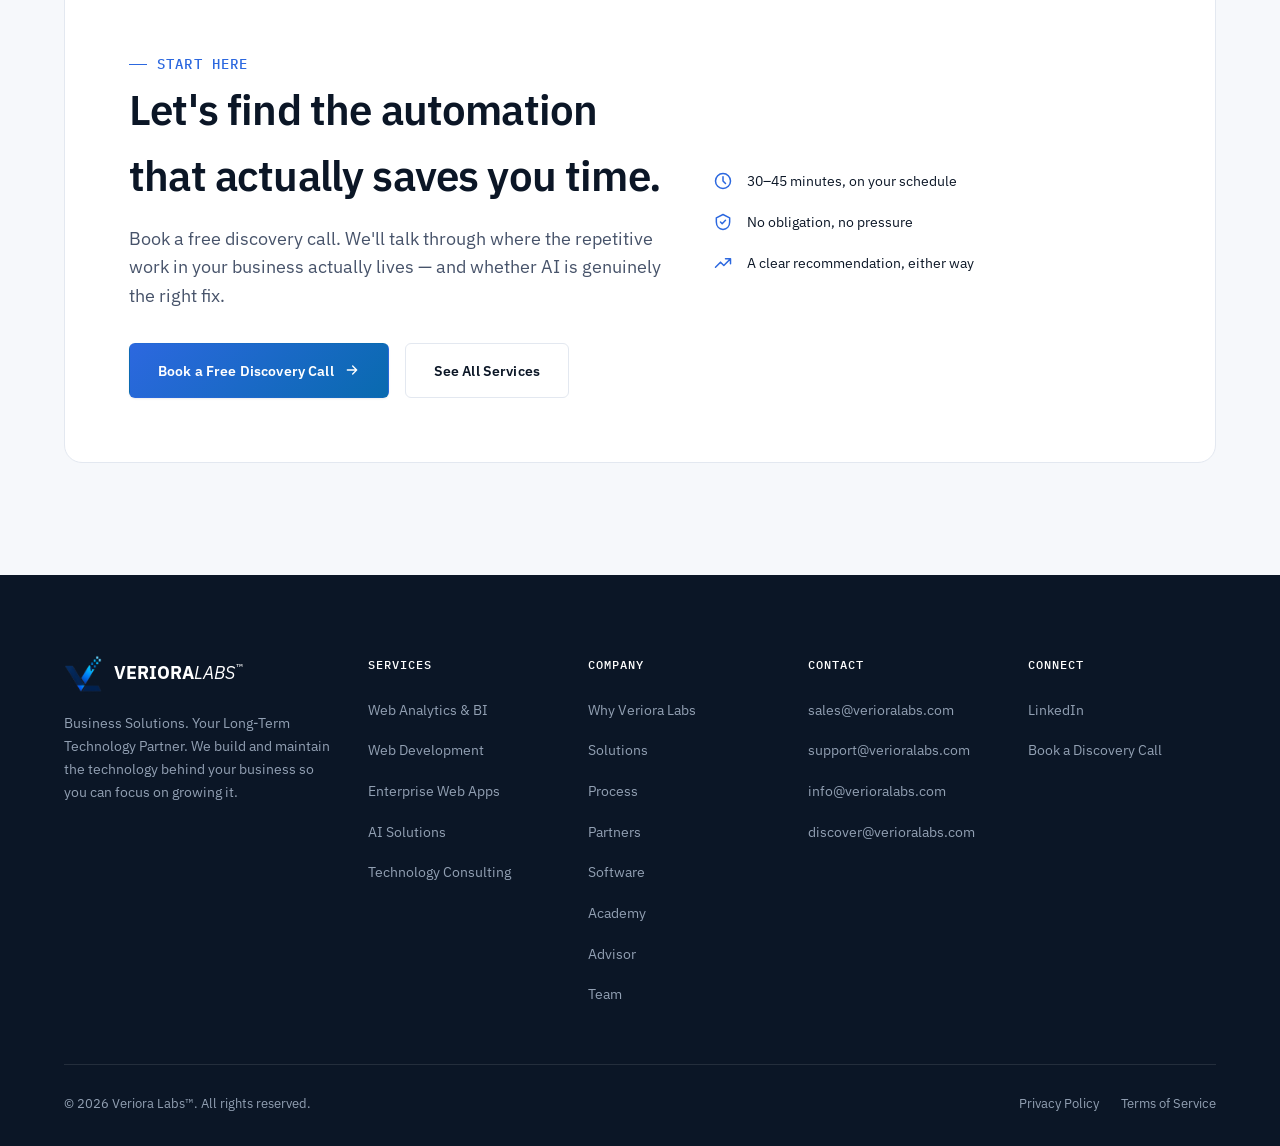
<file: ai-business-solutions.html>
<!doctype html>
<html lang="en">
<head>
<!-- Google tag (gtag.js) -->
<script async src="https://www.googletagmanager.com/gtag/js?id=G-XEZ7PN2LDY"></script>
<script>
  window.dataLayer = window.dataLayer || [];
  function gtag(){dataLayer.push(arguments);}
  gtag('js', new Date());
  gtag('config', 'G-XEZ7PN2LDY');
</script>
<!--
  ⚠️ Cache-busting version "v=20260811" is used on logo/css/js links below.
  Uploading a new logo, or editing styles.css/script.js? See the full note
  in index.html <head> and bump this number here too.
-->

<meta charset="UTF-8">
<meta name="viewport" content="width=device-width, initial-scale=1.0">
<title>AI-Powered Business Solutions | Veriora Labs</title>
<meta name="description" content="Practical AI for business — chatbots, workflow automation, document processing, and AI-assisted reporting. Book a free discovery call with Veriora Labs.">
<link rel="canonical" href="https://www.verioralabs.com/ai-business-solutions.html">

<!-- Favicon -->
<link rel="shortcut icon" href="favicon.ico?v=20260811">
<link rel="icon" type="image/png" sizes="32x32" href="images/icons/favicon-32.png?v=20260811">
<link rel="icon" type="image/png" sizes="64x64" href="images/icons/favicon-64.png?v=20260811">
<link rel="apple-touch-icon" href="images/icons/apple-touch-icon.png?v=20260811">
<link rel="manifest" href="manifest.json?v=20260811">
<meta name="theme-color" content="#0B1626">

<!-- Open Graph -->
<meta property="og:type" content="website">
<meta property="og:site_name" content="Veriora Labs">
<meta property="og:title" content="AI-Powered Business Solutions | Veriora Labs">
<meta property="og:description" content="Practical AI for business — chatbots, workflow automation, document processing, and AI-assisted reporting. Book a free discovery call with Veriora Labs.">
<meta property="og:url" content="https://www.verioralabs.com/ai-business-solutions.html">
<meta property="og:image" content="https://www.verioralabs.com/images/logo.png?v=20260811">

<!-- Twitter -->
<meta name="twitter:card" content="summary_large_image">
<meta name="twitter:title" content="AI-Powered Business Solutions | Veriora Labs">
<meta name="twitter:description" content="Practical AI for business — chatbots, workflow automation, document processing, and AI-assisted reporting. Book a free discovery call with Veriora Labs.">
<meta name="twitter:image" content="https://www.verioralabs.com/images/logo.png?v=20260811">

<!-- Fonts -->
<link rel="preconnect" href="https://fonts.googleapis.com">
<link rel="preconnect" href="https://fonts.gstatic.com" crossorigin>
<link href="https://fonts.googleapis.com/css2?family=IBM+Plex+Sans:wght@400;500;600;700&family=IBM+Plex+Mono:wght@400;500&display=swap" rel="stylesheet">

<link rel="stylesheet" href="styles.css?v=20260811">

<script type="application/ld+json">
{
  "@context": "https://schema.org",
  "@type": "Service",
  "serviceType": "AI-Powered Business Solutions",
  "name": "AI-Powered Business Solutions",
  "description": "Practical AI for business \u2014 chatbots, workflow automation, document processing, and AI-assisted reporting. Book a free discovery call with Veriora Labs.",
  "provider": {
    "@type": "Organization",
    "name": "Veriora Labs",
    "url": "https://www.verioralabs.com"
  },
  "areaServed": [
    "United States",
    "Canada",
    "United Kingdom",
    "Ireland",
    "Germany",
    "France",
    "Netherlands",
    "Belgium",
    "Switzerland",
    "Austria",
    "Luxembourg",
    "Sweden",
    "Norway",
    "Denmark",
    "Japan",
    "South Korea",
    "Singapore",
    "Hong Kong",
    "Taiwan",
    "Australia",
    "New Zealand",
    "United Arab Emirates",
    "Saudi Arabia",
    "Qatar",
    "Bahrain",
    "Oman",
    "Kuwait",
    "Israel"
  ],
  "url": "https://www.verioralabs.com/ai-business-solutions.html"
}
</script>
<script type="application/ld+json">
{
  "@context": "https://schema.org",
  "@type": "FAQPage",
  "mainEntity": [
    {
      "@type": "Question",
      "name": "Is this \"real\" AI, or just a chatbot script?",
      "acceptedAnswer": {
        "@type": "Answer",
        "text": "It depends on the use case \u2014 we build everything from simple automated responses to more advanced AI-driven document processing and reporting, matched to what your business actually needs."
      }
    },
    {
      "@type": "Question",
      "name": "Will AI replace our staff?",
      "acceptedAnswer": {
        "@type": "Answer",
        "text": "No \u2014 the goal is to remove repetitive, low-value work so your team can spend time on things that actually need human judgment."
      }
    },
    {
      "@type": "Question",
      "name": "How do you handle data privacy with AI tools?",
      "acceptedAnswer": {
        "@type": "Answer",
        "text": "We assess data sensitivity case by case and choose tools and configurations that keep your business data appropriately protected."
      }
    },
    {
      "@type": "Question",
      "name": "What if we don't have clean data yet?",
      "acceptedAnswer": {
        "@type": "Answer",
        "text": "That's common \u2014 we often start with a data clean-up phase before automation, since the quality of the input directly affects the result."
      }
    },
    {
      "@type": "Question",
      "name": "How long does an AI automation project take?",
      "acceptedAnswer": {
        "@type": "Answer",
        "text": "Simple automations can launch in a few weeks; more involved integrations with existing systems typically take six to ten weeks."
      }
    },
    {
      "@type": "Question",
      "name": "Can AI integrate with our existing software?",
      "acceptedAnswer": {
        "@type": "Answer",
        "text": "In most cases, yes \u2014 we design integrations around the systems you already use rather than asking you to replace them."
      }
    }
  ]
}
</script>
</head>
<body>

<a class="skip-link" href="#main" style="position:absolute;left:-9999px;">Skip to content</a>

<!-- ============ HEADER ============ -->
<header class="site-header" id="siteHeader">
  <div class="container">
    <!-- TOP ROW (Utility & Secondary Links) -->
    <div class="header-top-row">
      <div class="top-row-left">
        <a href="index.html#process" class="top-link">Process</a>
        <a href="partners.html" class="top-link">Partners</a>
        <a href="team.html#advisor" class="top-link">Advisor</a>
        <a href="team.html" class="top-link">Team</a>
        <a href="index.html#promise" class="top-link">About</a>
      </div>
      <div class="top-row-right">
        <a class="btn btn-primary top-cta-btn" href="#discovery-call" data-open-modal="bookingModal">Book a Free Discovery Call</a>
      </div>
    </div>

    <!-- BOTTOM ROW (Core Offerings & Main Navigation) -->
    <div class="header-bottom-row">
      <div class="bottom-row-left">
        <a href="index.html" class="brand" aria-label="Veriora Labs — Home">
          <img class="brand-icon" src="images/icons/logo-icon.png?v=20260811" alt="">
          <img class="brand-wordmark" src="images/icons/logo-wordmark.png?v=20260811" alt="Veriora Labs"><sup class="brand-tm" aria-hidden="true">&#8482;</sup>
        </a>
      </div>

      <div class="bottom-row-center">
        <nav class="main-nav" id="mainNav">
          <details class="nav-dropdown">
            <summary>Services <svg class="caret" width="14" height="14" viewBox="0 0 24 24" fill="none" stroke="currentColor" stroke-width="2" stroke-linecap="round" stroke-linejoin="round"><path d="M6 9l6 6 6-6"/></svg></summary>
            <div class="dropdown-panel">
              <a href="web-analytics.html">Web Analytics &amp; BI</a>
              <a href="web-development.html">Web Development</a>
              <a href="enterprise-web-applications.html">Enterprise Web Applications</a>
              <a href="ai-business-solutions.html">AI Solutions</a>
              <a href="technology-consulting.html">Technology Consulting</a>
            </div>
          </details>
          <a href="software.html" class="nav-item">Software</a>
          <a href="academy.html" class="nav-item">Academy</a>
          <a href="index.html#industries" class="nav-item">Industries</a>
        </nav>
      </div>

      <!-- Mobile Hamburger Toggle -->
      <button class="nav-toggle" id="navToggle" aria-label="Toggle menu" aria-expanded="false">
        <span></span><span></span><span></span>
      </button>
    </div>

    <!-- MOBILE MENU DRAWER (Collapses both rows into unified drawer < 992px) -->
    <div class="mobile-nav-drawer" id="mobileNavDrawer">
      <div class="mobile-nav-content">
        <div class="mobile-nav-section">
          <span class="mobile-nav-label">Core Offerings</span>
          <details class="mobile-dropdown">
            <summary>Services <svg class="caret" width="14" height="14" viewBox="0 0 24 24" fill="none" stroke="currentColor" stroke-width="2" stroke-linecap="round" stroke-linejoin="round"><path d="M6 9l6 6 6-6"/></svg></summary>
            <div class="mobile-dropdown-panel">
              <a href="web-analytics.html">Web Analytics &amp; BI</a>
              <a href="web-development.html">Web Development</a>
              <a href="enterprise-web-applications.html">Enterprise Web Applications</a>
              <a href="ai-business-solutions.html">AI Solutions</a>
              <a href="technology-consulting.html">Technology Consulting</a>
            </div>
          </details>
          <a href="software.html" class="mobile-nav-item">Software</a>
          <a href="academy.html" class="mobile-nav-item">Academy</a>
          <a href="index.html#industries" class="mobile-nav-item">Industries</a>
        </div>
        <div class="mobile-nav-divider"></div>
        <div class="mobile-nav-section">
          <span class="mobile-nav-label">Company</span>
          <a href="index.html#process" class="mobile-nav-item">Process</a>
          <a href="partners.html" class="mobile-nav-item">Partners</a>
          <a href="team.html#advisor" class="mobile-nav-item">Advisor</a>
          <a href="team.html" class="mobile-nav-item">Team</a>
          <a href="index.html#promise" class="mobile-nav-item">About</a>
        </div>
        <div class="mobile-nav-cta">
          <a class="btn btn-primary btn-block" href="#discovery-call" data-open-modal="bookingModal">Book a Free Discovery Call</a>
        </div>
      </div>
    </div>
  </div>
</header>

<main id="main">

  <!-- ============ HERO ============ -->
  <section class="partners-hero">
    <div class="container">
      <span class="eyebrow">Services · AI-Powered Business Solutions</span>
      <h1>Practical AI that saves real time — not hype.</h1>
      <p class="lede">We help businesses automate repetitive work, answer customer questions faster, and process documents automatically — AI built for a specific job, not a generic chatbot bolted onto your site.</p>
      <div class="hero-actions">
        <a class="btn btn-primary" href="#discovery-call" data-open-modal="bookingModal">
          Book a Free Discovery Call
          <svg viewBox="0 0 24 24" fill="none" stroke="currentColor" stroke-width="2" stroke-linecap="round" stroke-linejoin="round"><path d="M5 12h14M13 6l6 6-6 6"/></svg>
        </a>
        <a class="btn btn-ghost-dark" href="#what-we-build">See What We Build</a>
      </div>
    </div>
  </section>

  <!-- ============ BENEFITS ============ -->
  <section class="why" id="benefits">
    <div class="container">
      <div class="section-head reveal">
        <span class="eyebrow">Why It Matters</span>
        <h2>AI that does real work.</h2>
        <p>Built around a specific, measurable outcome — not AI for its own sake.</p>
      </div>
      <div class="card-grid">
        <div class="why-card reveal">
          <div class="icon-tile"><svg viewBox="0 0 24 24" fill="none" stroke-width="1.8" stroke-linecap="round" stroke-linejoin="round"><circle cx="12" cy="12" r="9"/><path d="M12 7v5l3 3"/></svg></div>
          <h3>Save Real Hours</h3>
          <p>Automate the repetitive, manual work your team does every week so people can focus on what actually needs a human.</p>
        </div>
        <div class="why-card reveal">
          <div class="icon-tile"><svg viewBox="0 0 24 24" fill="none" stroke-width="1.8" stroke-linecap="round" stroke-linejoin="round"><path d="M21 15a2 2 0 01-2 2H7l-4 4V5a2 2 0 012-2h14a2 2 0 012 2z"/></svg></div>
          <h3>Faster Customer Response</h3>
          <p>Answer common questions instantly, any time of day, without adding headcount.</p>
        </div>
        <div class="why-card reveal">
          <div class="icon-tile"><svg viewBox="0 0 24 24" fill="none" stroke-width="1.8" stroke-linecap="round" stroke-linejoin="round"><path d="M9 12l2 2 4-4M12 3l8 4v5c0 5-3.5 8.5-8 9-4.5-.5-8-4-8-9V7l8-4z"/></svg></div>
          <h3>Fewer Manual Errors</h3>
          <p>Reduce mistakes in data entry, document processing, and repetitive reporting tasks.</p>
        </div>
        <div class="why-card reveal">
          <div class="icon-tile"><svg viewBox="0 0 24 24" fill="none" stroke-width="1.8" stroke-linecap="round" stroke-linejoin="round"><circle cx="6" cy="6" r="3"/><circle cx="18" cy="18" r="3"/><path d="M9 6h6a3 3 0 013 3v3M15 18H9a3 3 0 01-3-3v-3"/></svg></div>
          <h3>Fits Your Workflow</h3>
          <p>Built around how your business already works, not the other way around.</p>
        </div>
      </div>
    </div>
  </section>

  <!-- ============ WHAT WE BUILD ============ -->
  <section class="engagement-models" id="what-we-build">
    <div class="container">
      <div class="section-head reveal">
        <span class="eyebrow">What We Build</span>
        <h2>Automation built around a specific outcome.</h2>
        <p>We integrate leading AI models and tools, matched to the right use case — not a one-size-fits-all chatbot.</p>
      </div>
      <div class="pillar-card reveal" style="max-width:760px;">
        <ul class="pillar-list" style="margin-bottom:0;"><li>AI Chatbots &amp; Virtual Assistants</li><li>Business Process Automation</li><li>AI-Powered Reporting</li><li>Document Processing &amp; Data Extraction</li><li>Workflow Automation</li><li>AI Integration into Existing Systems</li>
        </ul>
      </div>
    </div>
  </section>

  <!-- ============ TECHNOLOGY USED ============ -->
  <section class="capabilities" id="technology">
    <div class="container">
      <div class="section-head reveal">
        <span class="eyebrow">Technology Used</span>
        <h2>Built on modern, proven technology.</h2>
        <p>Part of the same technology stack we use across every project — see the <a href="index.html#tech-stack" style="color:var(--signal);font-weight:600;">full stack</a>.</p>
      </div>
      <div class="capability-pills"><div class="capability-pill reveal"><svg viewBox="0 0 24 24" fill="none" stroke-width="1.8" stroke-linecap="round" stroke-linejoin="round"><path d="M9 12l2 2 4-4M12 3l8 4v5c0 5-3.5 8.5-8 9-4.5-.5-8-4-8-9V7l8-4z"/></svg>Python</div><div class="capability-pill reveal"><svg viewBox="0 0 24 24" fill="none" stroke-width="1.8" stroke-linecap="round" stroke-linejoin="round"><path d="M9 12l2 2 4-4M12 3l8 4v5c0 5-3.5 8.5-8 9-4.5-.5-8-4-8-9V7l8-4z"/></svg>Node.js</div><div class="capability-pill reveal"><svg viewBox="0 0 24 24" fill="none" stroke-width="1.8" stroke-linecap="round" stroke-linejoin="round"><path d="M9 12l2 2 4-4M12 3l8 4v5c0 5-3.5 8.5-8 9-4.5-.5-8-4-8-9V7l8-4z"/></svg>Workflow Automation Tools</div><div class="capability-pill reveal"><svg viewBox="0 0 24 24" fill="none" stroke-width="1.8" stroke-linecap="round" stroke-linejoin="round"><path d="M9 12l2 2 4-4M12 3l8 4v5c0 5-3.5 8.5-8 9-4.5-.5-8-4-8-9V7l8-4z"/></svg>Leading AI Model APIs</div>
      </div>
    </div>
  </section>

  <!-- ============ INDUSTRIES SERVED ============ -->
  <section class="industries" id="industries-served">
    <div class="container">
      <div class="section-head reveal">
        <span class="eyebrow">Industries Served</span>
        <h2>Especially valuable wherever repetitive manual work adds up.</h2>
      </div>
      <div class="industry-grid"><div class="industry-card reveal"><rect x="3" y="6" width="18" height="12" rx="2"/><path d="M3 10h18M7 14h4"/><span>Financial Services</span></div><div class="industry-card reveal"><path d="M12 21s-7-4.5-9.5-9A5.5 5.5 0 0112 6a5.5 5.5 0 019.5 6c-2.5 4.5-9.5 9-9.5 9z"/><path d="M12 9v6M9 12h6"/><span>Healthcare</span></div><div class="industry-card reveal"><rect x="1" y="7" width="15" height="10" rx="1"/><path d="M16 10h3l4 4v3h-7z"/><circle cx="6" cy="19" r="1.6"/><circle cx="18" cy="19" r="1.6"/><span>Logistics</span></div><div class="industry-card reveal"><rect x="4" y="3" width="16" height="18" rx="1"/><path d="M9 8h1M14 8h1M9 12h1M14 12h1M9 16h6"/><span>Professional Services</span></div>
      </div>
    </div>
  </section>

  <!-- ============ FAQ ============ -->
  <section class="faq" id="faq">
    <div class="container">
      <div class="section-head reveal">
        <span class="eyebrow">Common Questions</span>
        <h2>What businesses usually ask before starting.</h2>
      </div>
      <div class="faq-list reveal">
        <details class="faq-item">
          <summary>Is this "real" AI, or just a chatbot script?<svg class="chev" viewBox="0 0 24 24" fill="none" stroke="currentColor" stroke-width="2" stroke-linecap="round" stroke-linejoin="round"><path d="M6 9l6 6 6-6"/></svg></summary>
          <p class="faq-answer">It depends on the use case — we build everything from simple automated responses to more advanced AI-driven document processing and reporting, matched to what your business actually needs.</p>
        </details>
        <details class="faq-item">
          <summary>Will AI replace our staff?<svg class="chev" viewBox="0 0 24 24" fill="none" stroke="currentColor" stroke-width="2" stroke-linecap="round" stroke-linejoin="round"><path d="M6 9l6 6 6-6"/></svg></summary>
          <p class="faq-answer">No — the goal is to remove repetitive, low-value work so your team can spend time on things that actually need human judgment.</p>
        </details>
        <details class="faq-item">
          <summary>How do you handle data privacy with AI tools?<svg class="chev" viewBox="0 0 24 24" fill="none" stroke="currentColor" stroke-width="2" stroke-linecap="round" stroke-linejoin="round"><path d="M6 9l6 6 6-6"/></svg></summary>
          <p class="faq-answer">We assess data sensitivity case by case and choose tools and configurations that keep your business data appropriately protected.</p>
        </details>
        <details class="faq-item">
          <summary>What if we don't have clean data yet?<svg class="chev" viewBox="0 0 24 24" fill="none" stroke="currentColor" stroke-width="2" stroke-linecap="round" stroke-linejoin="round"><path d="M6 9l6 6 6-6"/></svg></summary>
          <p class="faq-answer">That's common — we often start with a data clean-up phase before automation, since the quality of the input directly affects the result.</p>
        </details>
        <details class="faq-item">
          <summary>How long does an AI automation project take?<svg class="chev" viewBox="0 0 24 24" fill="none" stroke="currentColor" stroke-width="2" stroke-linecap="round" stroke-linejoin="round"><path d="M6 9l6 6 6-6"/></svg></summary>
          <p class="faq-answer">Simple automations can launch in a few weeks; more involved integrations with existing systems typically take six to ten weeks.</p>
        </details>
        <details class="faq-item">
          <summary>Can AI integrate with our existing software?<svg class="chev" viewBox="0 0 24 24" fill="none" stroke="currentColor" stroke-width="2" stroke-linecap="round" stroke-linejoin="round"><path d="M6 9l6 6 6-6"/></svg></summary>
          <p class="faq-answer">In most cases, yes — we design integrations around the systems you already use rather than asking you to replace them.</p>
        </details>
      </div>
    </div>
  </section>

  <!-- ============ FINAL CTA ============ -->
  <section class="final-cta" id="discovery-call">
    <div class="container">
      <div class="cta-panel reveal">
        <div class="cta-copy">
          <span class="eyebrow">Start Here</span>
          <h2>Let's find the automation that actually saves you time.</h2>
          <p class="lede">Book a free discovery call. We'll talk through where the repetitive work in your business actually lives — and whether AI is genuinely the right fix.</p>
          <div class="cta-actions">
            <a class="btn btn-primary" href="mailto:discover@verioralabs.com?subject=AI%20Solutions%20Inquiry" data-open-modal="bookingModal">
              Book a Free Discovery Call
              <svg viewBox="0 0 24 24" fill="none" stroke="currentColor" stroke-width="2" stroke-linecap="round" stroke-linejoin="round"><path d="M5 12h14M13 6l6 6-6 6"/></svg>
            </a>
            <a class="btn btn-ghost-dark" href="index.html#solutions">See All Services</a>
          </div>
        </div>
        <div class="cta-facts">
          <div class="cta-fact"><svg viewBox="0 0 24 24" fill="none" stroke-width="1.8" stroke-linecap="round" stroke-linejoin="round"><circle cx="12" cy="12" r="9"/><path d="M12 7v5l3 3"/></svg><span>30–45 minutes, on your schedule</span></div>
          <div class="cta-fact"><svg viewBox="0 0 24 24" fill="none" stroke-width="1.8" stroke-linecap="round" stroke-linejoin="round"><path d="M9 12l2 2 4-4M12 3l8 4v5c0 5-3.5 8.5-8 9-4.5-.5-8-4-8-9V7l8-4z"/></svg><span>No obligation, no pressure</span></div>
          <div class="cta-fact"><svg viewBox="0 0 24 24" fill="none" stroke-width="1.8" stroke-linecap="round" stroke-linejoin="round"><path d="M3 17l6-6 4 4 8-8M21 7v6M21 7h-6"/></svg><span>A clear recommendation, either way</span></div>
        </div>
      </div>
    </div>
  </section>
</main>

<!-- ============ FOOTER ============ -->
<footer class="site-footer">
  <div class="container">
    <div class="footer-top">
      <div class="footer-brand">
        <a href="/" class="brand" aria-label="Veriora Labs — Home">
          <img class="brand-mark" src="images/icons/logo-icon.png?v=20260811" alt="" aria-hidden="true">
          <span class="brand-text"><strong>VERIORA</strong><em>LABS</em><sup class="brand-tm" aria-hidden="true">&#8482;</sup></span>
        </a>
        <p>Business Solutions. Your Long-Term Technology Partner. We build and maintain the technology behind your business so you can focus on growing it.</p>
      </div>
      <div class="footer-col">
        <h4>Services</h4>
        <ul>
          <li><a href="web-analytics.html">Web Analytics &amp; BI</a></li>
          <li><a href="web-development.html">Web Development</a></li>
          <li><a href="enterprise-web-applications.html">Enterprise Web Apps</a></li>
          <li><a href="ai-business-solutions.html">AI Solutions</a></li>
          <li><a href="technology-consulting.html">Technology Consulting</a></li>
        </ul>
      </div>
      <div class="footer-col">
        <h4>Company</h4>
        <ul>
          <li><a href="index.html#why">Why Veriora Labs</a></li>
          <li><a href="index.html#solutions">Solutions</a></li>
          <li><a href="index.html#process">Process</a></li>
          <li><a href="partners.html">Partners</a></li>
          <li><a href="software.html">Software</a></li>
          <li><a href="academy.html">Academy</a></li>
          <li><a href="team.html#advisor">Advisor</a></li>
          <li><a href="team.html">Team</a></li>
        </ul>
      </div>
      <div class="footer-col">
        <h4>Contact</h4>
        <ul>
          <li><a href="mailto:sales@verioralabs.com">sales@verioralabs.com</a></li>
          <li><a href="mailto:support@verioralabs.com">support@verioralabs.com</a></li>
          <li><a href="mailto:info@verioralabs.com">info@verioralabs.com</a></li>
          <li><a href="mailto:discover@verioralabs.com">discover@verioralabs.com</a></li>
        </ul>
      </div>
      <div class="footer-col">
        <h4>Connect</h4>
        <ul>
          <li><a href="https://www.linkedin.com/company/verioralabs" target="_blank" rel="noopener">LinkedIn</a></li>
          <li><a href="#discovery-call" data-open-modal="bookingModal">Book a Discovery Call</a></li>
        </ul>
      </div>
    </div>
    <div class="footer-bottom">
      <span>&copy; <span id="year"></span> Veriora Labs&#8482;. All rights reserved.</span>
      <div class="legal-links">
        <a href="privacy.html">Privacy Policy</a>
        <a href="terms.html">Terms of Service</a>
      </div>
    </div>
  </div>
</footer>

<!-- ============ BOOKING MODAL ============ -->
<div class="modal-overlay" id="bookingModal" aria-hidden="true">
  <div class="modal-panel" role="dialog" aria-modal="true" aria-labelledby="bookingModalTitle">
    <button type="button" class="modal-close" id="bookingModalClose" aria-label="Close dialog">
      <svg viewBox="0 0 24 24" fill="none" stroke="currentColor" stroke-width="2" stroke-linecap="round" stroke-linejoin="round"><path d="M18 6L6 18M6 6l12 12"/></svg>
    </button>

    <div class="modal-head">
      <span class="eyebrow">Start Here</span>
      <h3 id="bookingModalTitle">Book a Free Discovery Call</h3>
      <p>Pick whichever way works best for you.</p>
    </div>

    <div class="modal-tabs" role="tablist">
      <button type="button" class="modal-tab is-active" data-tab="schedule" role="tab" aria-selected="true">Pick a time</button>
      <button type="button" class="modal-tab" data-tab="message" role="tab" aria-selected="false">Send a message</button>
      <button type="button" class="modal-tab" data-tab="other" role="tab" aria-selected="false">Other ways to reach us</button>
    </div>

    <div class="modal-panels">

      <div class="modal-tabpanel is-active" data-panel="schedule" role="tabpanel">
        <div class="calendly-embed" id="calendlyEmbed" data-calendly-url="https://calendly.com/shihab-verioralabs/30min"></div>
        <p class="modal-fallback-note">Calendar not loading? <button type="button" class="link-btn" data-tab-switch="message">Send a message instead</button>.</p>
      </div>

      <div class="modal-tabpanel" data-panel="message" role="tabpanel">
        <form class="booking-form" action="https://api.web3forms.com/submit" method="POST" data-fallback-email="discover@verioralabs.com">
          <input type="hidden" name="access_key" value="821ddc4c-082c-40c6-b1ab-905069c6dd01">
          <input type="hidden" name="subject" value="Discovery Call Request — Website">
          <input type="hidden" name="from_name" value="Veriora Labs Website">
          <input type="checkbox" name="botcheck" style="display:none" tabindex="-1" autocomplete="off">
          <div class="form-row">
            <label for="bf-name">Name</label>
            <input id="bf-name" name="name" type="text" required autocomplete="name">
          </div>
          <div class="form-row">
            <label for="bf-email">Email</label>
            <input id="bf-email" name="email" type="email" required autocomplete="email">
          </div>
          <div class="form-row">
            <label for="bf-company">Company <span>(optional)</span></label>
            <input id="bf-company" name="company" type="text" autocomplete="organization">
          </div>
          <div class="form-row">
            <label for="bf-message">What are you looking to discuss?</label>
            <textarea id="bf-message" name="message" rows="4"></textarea>
          </div>
          <button type="submit" class="btn btn-primary">
            Send Request
            <svg viewBox="0 0 24 24" fill="none" stroke="currentColor" stroke-width="2" stroke-linecap="round" stroke-linejoin="round"><path d="M5 12h14M13 6l6 6-6 6"/></svg>
          </button>
          <p class="form-note" data-form-status>We reply within one business day.</p>
        </form>
      </div>

      <div class="modal-tabpanel" data-panel="other" role="tabpanel">
        <div class="contact-chips">
          <div class="contact-chip">
            <svg viewBox="0 0 24 24" fill="none" stroke="currentColor" stroke-width="1.8" stroke-linecap="round" stroke-linejoin="round"><path d="M3 5h18v14H3zM3 6l9 7 9-7"/></svg>
            <span><strong>Email</strong>discover@verioralabs.com</span>
            <button type="button" class="chip-action" data-copy-text="discover@verioralabs.com">Copy</button>
            <a class="chip-action chip-action-link" href="mailto:discover@verioralabs.com?subject=Discovery%20Call%20Request">Open email app</a>
          </div>
          <a class="contact-chip" href="https://www.linkedin.com/company/verioralabs" target="_blank" rel="noopener">
            <svg viewBox="0 0 24 24" fill="none" stroke="currentColor" stroke-width="1.8" stroke-linecap="round" stroke-linejoin="round"><path d="M4 4h16v16H4z"/><path d="M8 10v6M8 7.5v.01M12 16v-3.5c0-1.5 1-2.5 2.5-2.5S17 11 17 12.5V16M12 10v6"/></svg>
            <span><strong>LinkedIn</strong>Message us</span>
          </a>
        </div>
      </div>

    </div>
  </div>
</div>

<script src="script.js?v=20260811"></script>
</body>
</html>
</file>
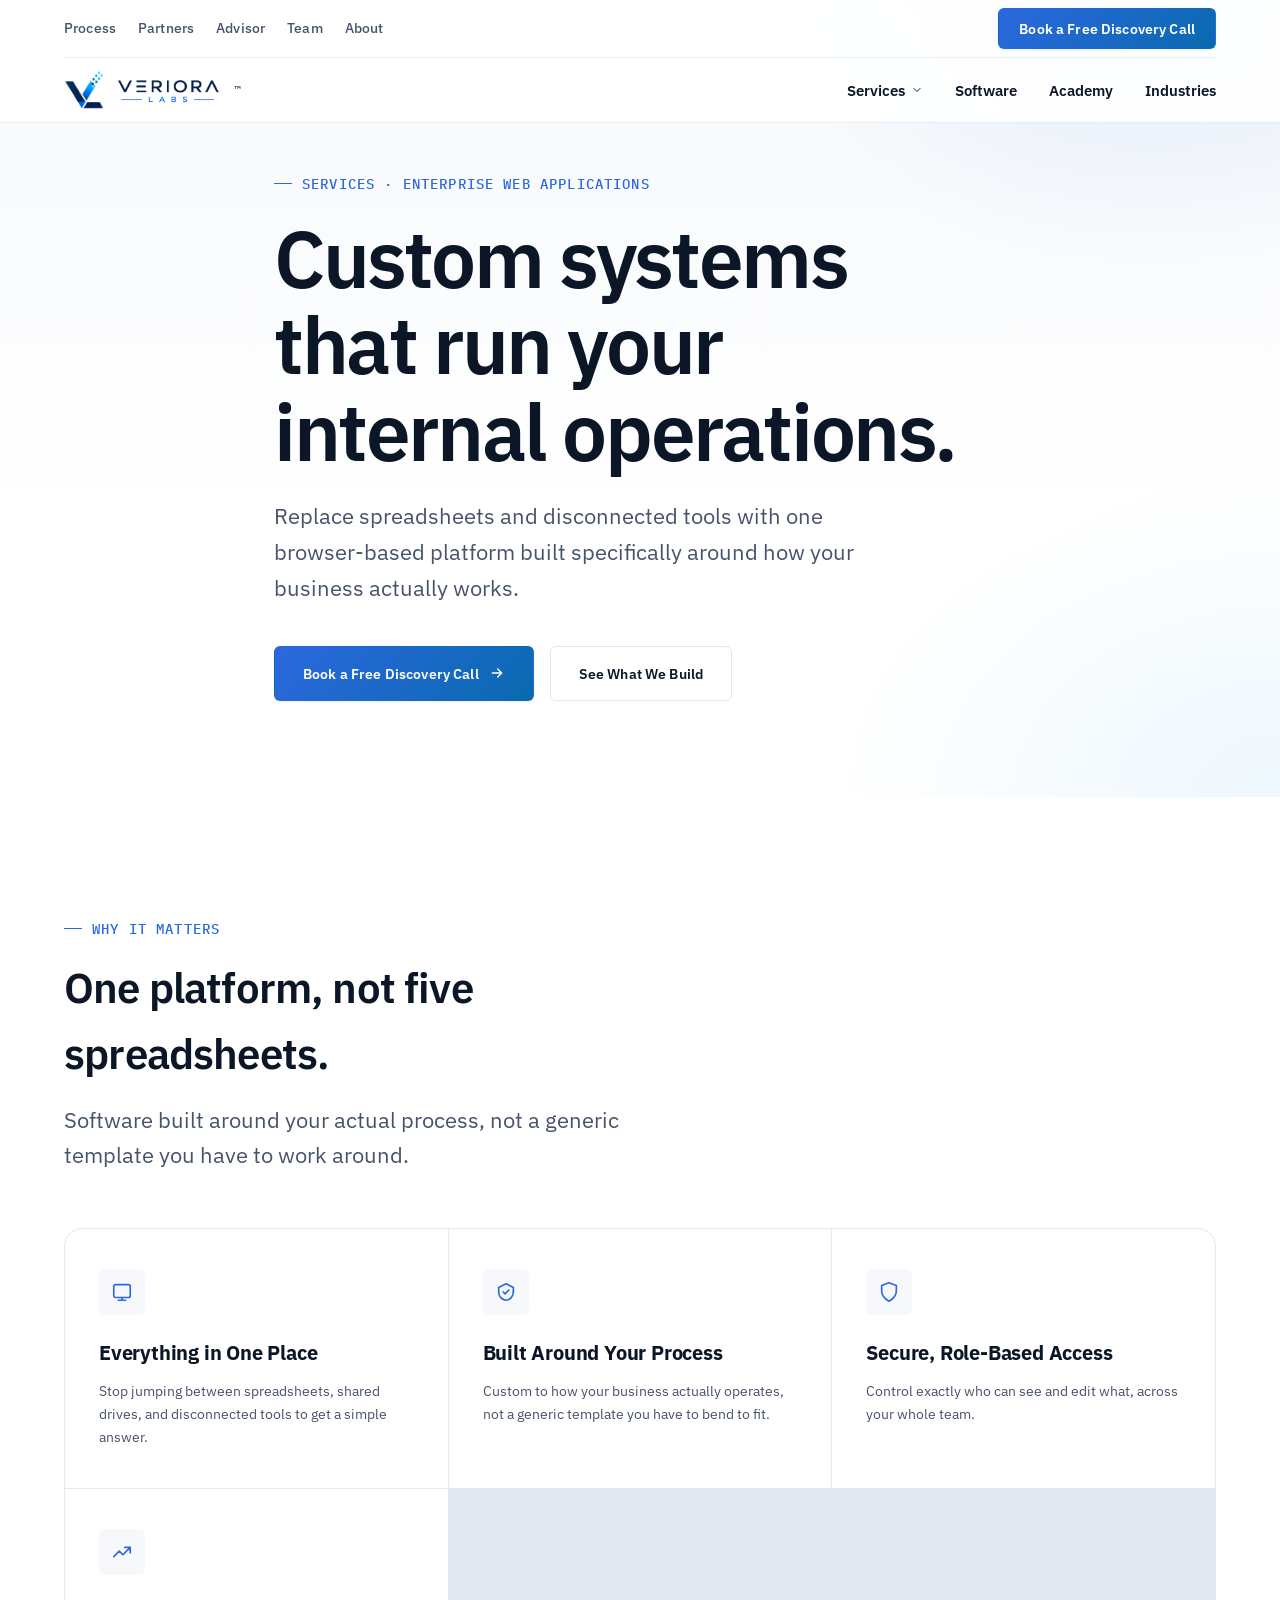
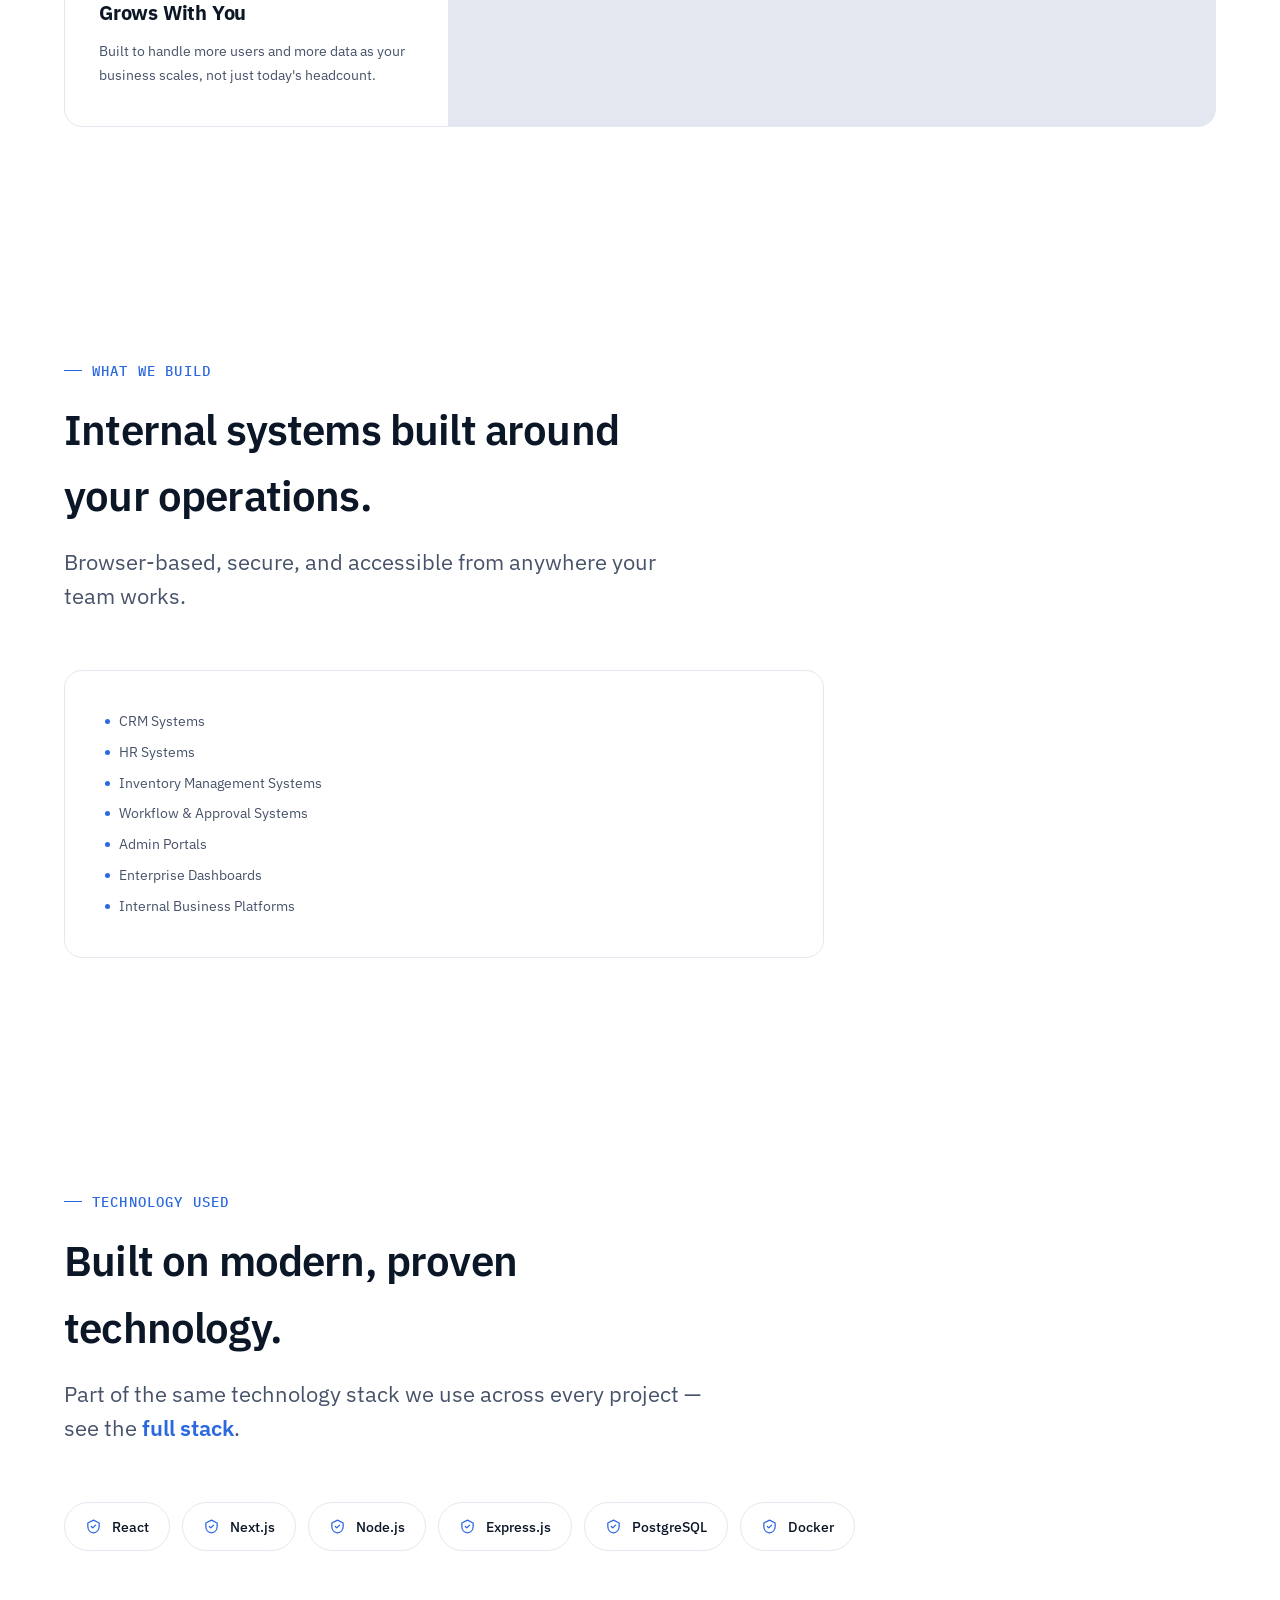
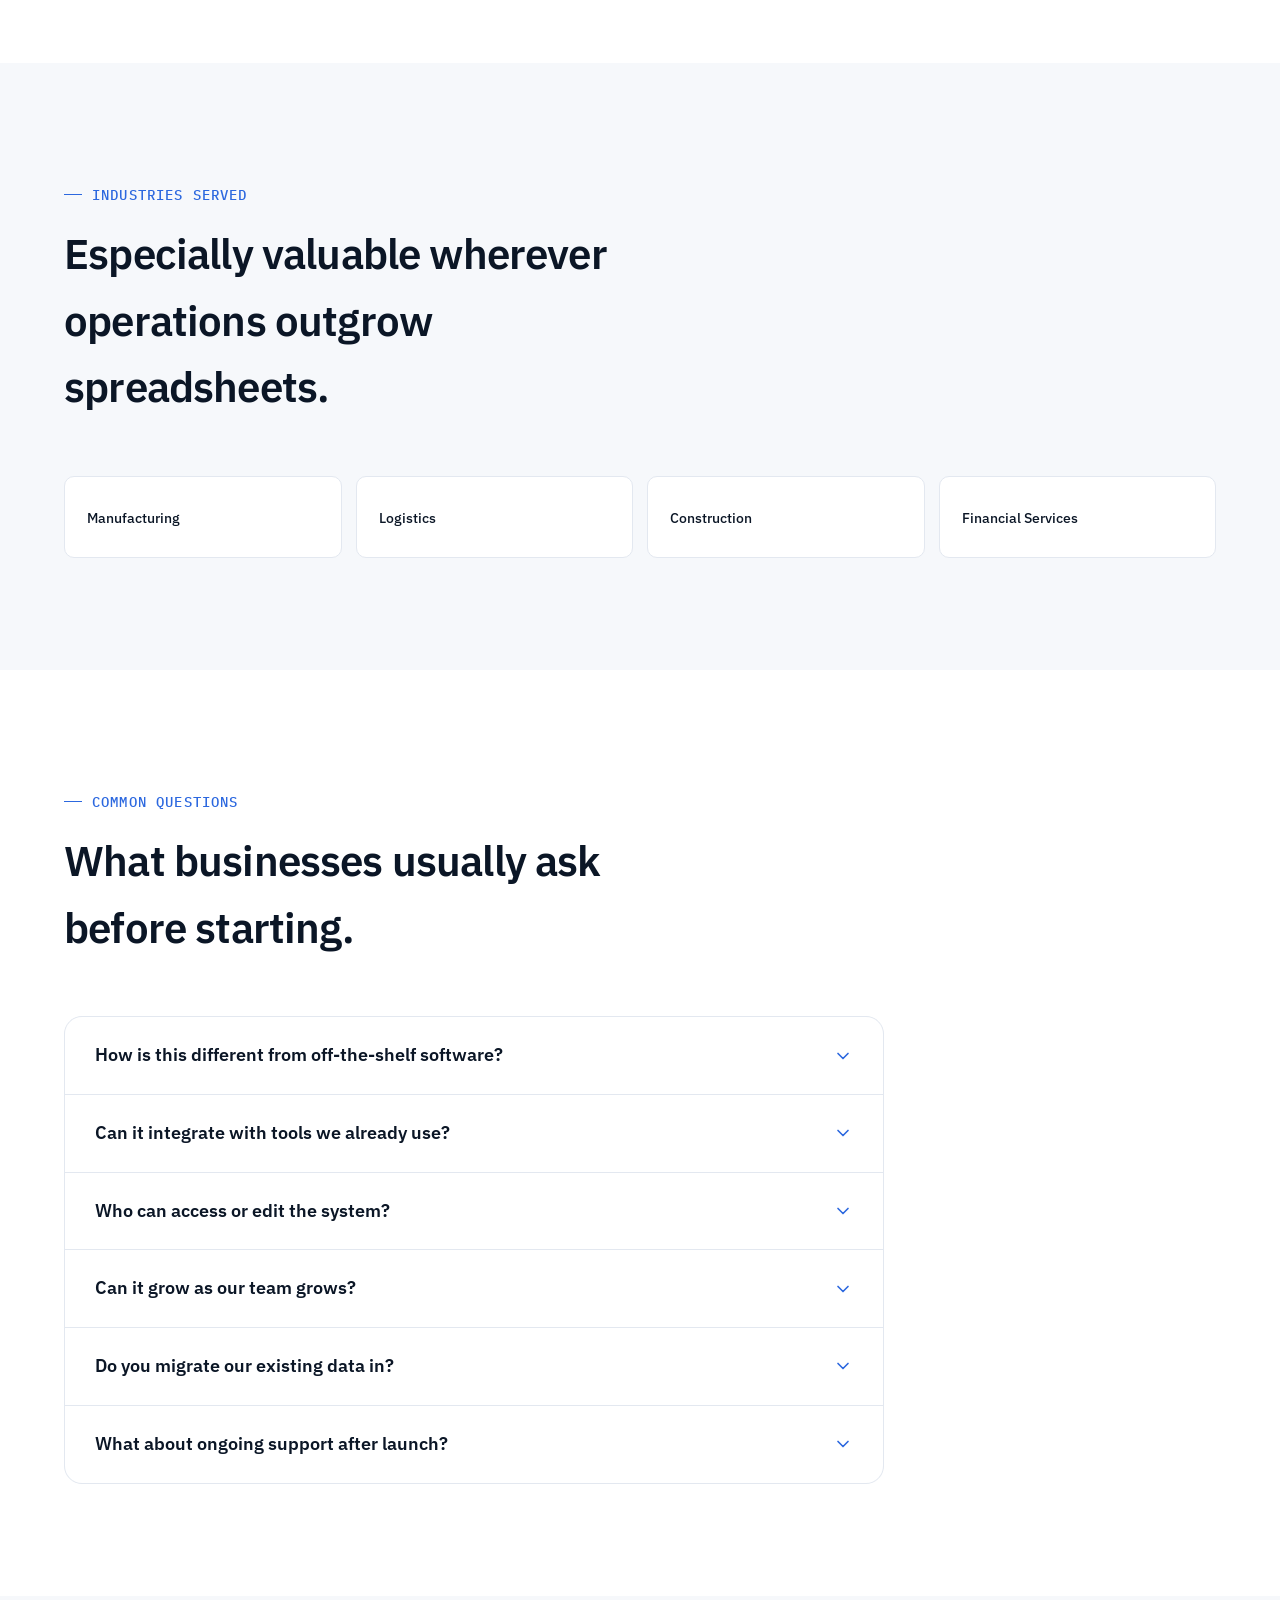
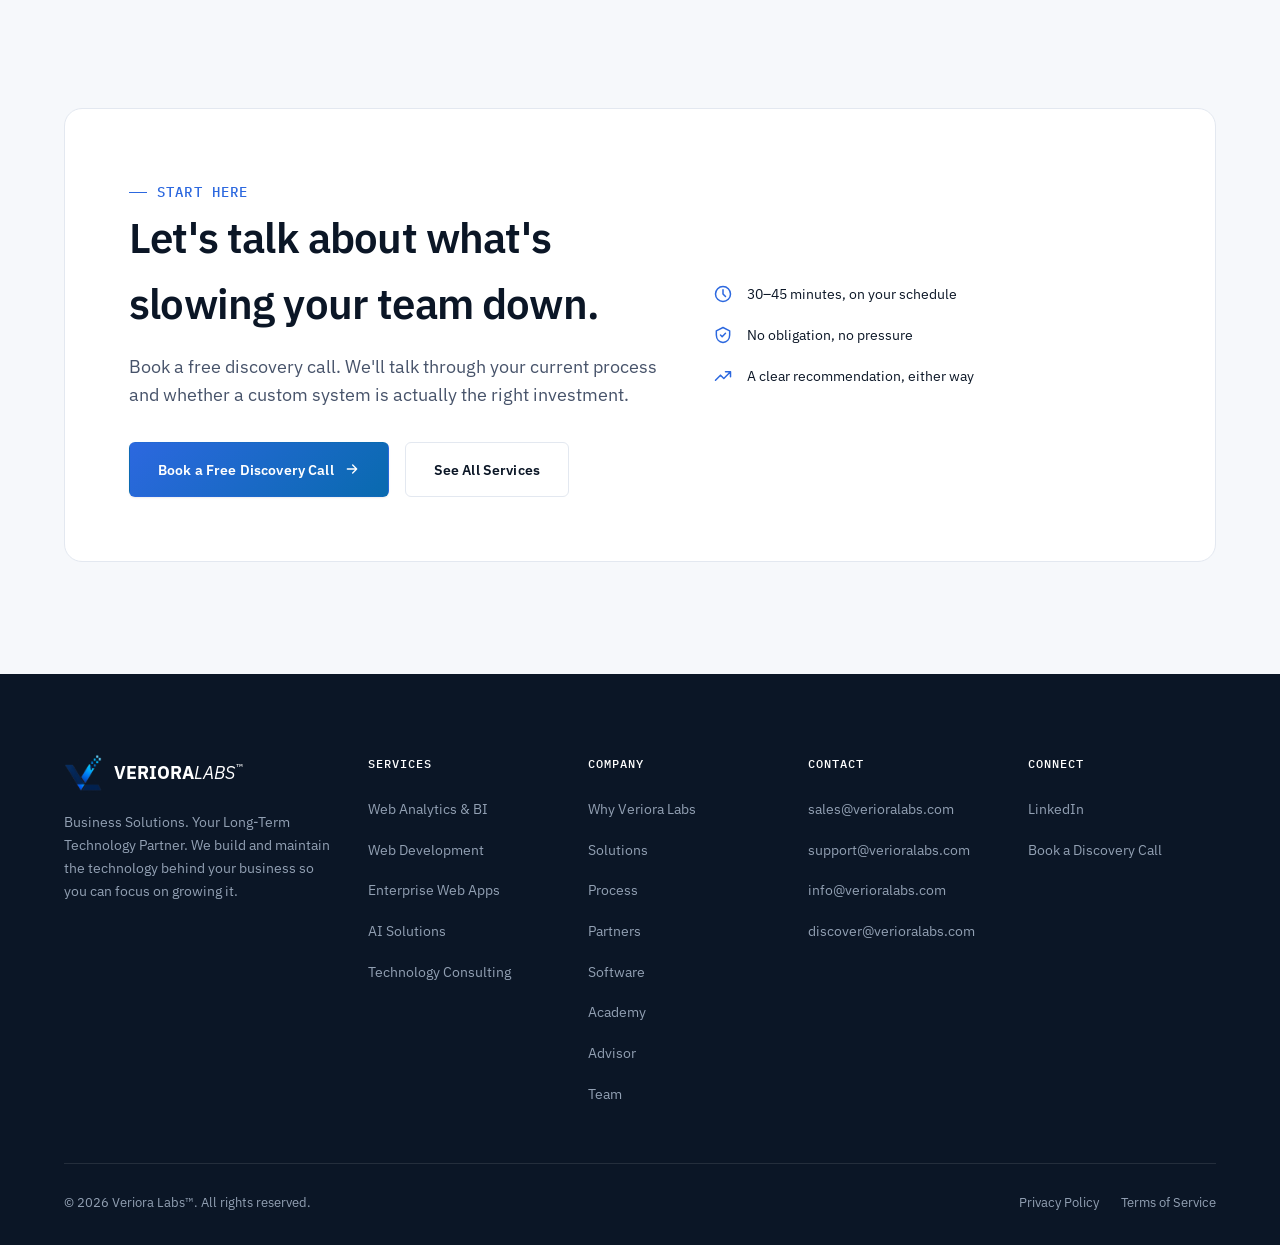
<file: enterprise-web-applications.html>
<!doctype html>
<html lang="en">
<head>
<!-- Google tag (gtag.js) -->
<script async src="https://www.googletagmanager.com/gtag/js?id=G-XEZ7PN2LDY"></script>
<script>
  window.dataLayer = window.dataLayer || [];
  function gtag(){dataLayer.push(arguments);}
  gtag('js', new Date());
  gtag('config', 'G-XEZ7PN2LDY');
</script>
<!--
  ⚠️ Cache-busting version "v=20260811" is used on logo/css/js links below.
  Uploading a new logo, or editing styles.css/script.js? See the full note
  in index.html <head> and bump this number here too.
-->

<meta charset="UTF-8">
<meta name="viewport" content="width=device-width, initial-scale=1.0">
<title>Enterprise Web Applications | Veriora Labs</title>
<meta name="description" content="Custom CRM, HR, inventory, and workflow systems built on modern web technology. Replace spreadsheets with one platform. Book a free discovery call.">
<link rel="canonical" href="https://www.verioralabs.com/enterprise-web-applications.html">

<!-- Favicon -->
<link rel="shortcut icon" href="favicon.ico?v=20260811">
<link rel="icon" type="image/png" sizes="32x32" href="images/icons/favicon-32.png?v=20260811">
<link rel="icon" type="image/png" sizes="64x64" href="images/icons/favicon-64.png?v=20260811">
<link rel="apple-touch-icon" href="images/icons/apple-touch-icon.png?v=20260811">
<link rel="manifest" href="manifest.json?v=20260811">
<meta name="theme-color" content="#0B1626">

<!-- Open Graph -->
<meta property="og:type" content="website">
<meta property="og:site_name" content="Veriora Labs">
<meta property="og:title" content="Enterprise Web Applications | Veriora Labs">
<meta property="og:description" content="Custom CRM, HR, inventory, and workflow systems built on modern web technology. Replace spreadsheets with one platform. Book a free discovery call.">
<meta property="og:url" content="https://www.verioralabs.com/enterprise-web-applications.html">
<meta property="og:image" content="https://www.verioralabs.com/images/logo.png?v=20260811">

<!-- Twitter -->
<meta name="twitter:card" content="summary_large_image">
<meta name="twitter:title" content="Enterprise Web Applications | Veriora Labs">
<meta name="twitter:description" content="Custom CRM, HR, inventory, and workflow systems built on modern web technology. Replace spreadsheets with one platform. Book a free discovery call.">
<meta name="twitter:image" content="https://www.verioralabs.com/images/logo.png?v=20260811">

<!-- Fonts -->
<link rel="preconnect" href="https://fonts.googleapis.com">
<link rel="preconnect" href="https://fonts.gstatic.com" crossorigin>
<link href="https://fonts.googleapis.com/css2?family=IBM+Plex+Sans:wght@400;500;600;700&family=IBM+Plex+Mono:wght@400;500&display=swap" rel="stylesheet">

<link rel="stylesheet" href="styles.css?v=20260811">

<script type="application/ld+json">
{
  "@context": "https://schema.org",
  "@type": "Service",
  "serviceType": "Enterprise Web Applications",
  "name": "Enterprise Web Applications",
  "description": "Custom CRM, HR, inventory, and workflow systems built on modern web technology. Replace spreadsheets with one platform. Book a free discovery call.",
  "provider": {
    "@type": "Organization",
    "name": "Veriora Labs",
    "url": "https://www.verioralabs.com"
  },
  "areaServed": [
    "United States",
    "Canada",
    "United Kingdom",
    "Ireland",
    "Germany",
    "France",
    "Netherlands",
    "Belgium",
    "Switzerland",
    "Austria",
    "Luxembourg",
    "Sweden",
    "Norway",
    "Denmark",
    "Japan",
    "South Korea",
    "Singapore",
    "Hong Kong",
    "Taiwan",
    "Australia",
    "New Zealand",
    "United Arab Emirates",
    "Saudi Arabia",
    "Qatar",
    "Bahrain",
    "Oman",
    "Kuwait",
    "Israel"
  ],
  "url": "https://www.verioralabs.com/enterprise-web-applications.html"
}
</script>
<script type="application/ld+json">
{
  "@context": "https://schema.org",
  "@type": "FAQPage",
  "mainEntity": [
    {
      "@type": "Question",
      "name": "How is this different from off-the-shelf software?",
      "acceptedAnswer": {
        "@type": "Answer",
        "text": "Off-the-shelf tools are built for the average business \u2014 we build around your exact process, which usually means less workaround and better adoption."
      }
    },
    {
      "@type": "Question",
      "name": "Can it integrate with tools we already use?",
      "acceptedAnswer": {
        "@type": "Answer",
        "text": "In most cases, yes \u2014 we design these systems to connect with your existing software rather than replace everything at once."
      }
    },
    {
      "@type": "Question",
      "name": "Who can access or edit the system?",
      "acceptedAnswer": {
        "@type": "Answer",
        "text": "You control this entirely \u2014 we build role-based permissions so each person sees and edits only what they should."
      }
    },
    {
      "@type": "Question",
      "name": "Can it grow as our team grows?",
      "acceptedAnswer": {
        "@type": "Answer",
        "text": "Yes \u2014 this is a core part of how we architect these systems from the start, not something bolted on later."
      }
    },
    {
      "@type": "Question",
      "name": "Do you migrate our existing data in?",
      "acceptedAnswer": {
        "@type": "Answer",
        "text": "Yes, data migration from spreadsheets or an existing system is typically part of the onboarding process."
      }
    },
    {
      "@type": "Question",
      "name": "What about ongoing support after launch?",
      "acceptedAnswer": {
        "@type": "Answer",
        "text": "We offer ongoing support and maintenance as ongoing engagement, so the system keeps working as your needs change."
      }
    }
  ]
}
</script>
</head>
<body>

<a class="skip-link" href="#main" style="position:absolute;left:-9999px;">Skip to content</a>

<!-- ============ HEADER ============ -->
<header class="site-header" id="siteHeader">
  <div class="container">
    <!-- TOP ROW (Utility & Secondary Links) -->
    <div class="header-top-row">
      <div class="top-row-left">
        <a href="index.html#process" class="top-link">Process</a>
        <a href="partners.html" class="top-link">Partners</a>
        <a href="team.html#advisor" class="top-link">Advisor</a>
        <a href="team.html" class="top-link">Team</a>
        <a href="index.html#promise" class="top-link">About</a>
      </div>
      <div class="top-row-right">
        <a class="btn btn-primary top-cta-btn" href="#discovery-call" data-open-modal="bookingModal">Book a Free Discovery Call</a>
      </div>
    </div>

    <!-- BOTTOM ROW (Core Offerings & Main Navigation) -->
    <div class="header-bottom-row">
      <div class="bottom-row-left">
        <a href="index.html" class="brand" aria-label="Veriora Labs — Home">
          <img class="brand-icon" src="images/icons/logo-icon.png?v=20260811" alt="">
          <img class="brand-wordmark" src="images/icons/logo-wordmark.png?v=20260811" alt="Veriora Labs"><sup class="brand-tm" aria-hidden="true">&#8482;</sup>
        </a>
      </div>

      <div class="bottom-row-center">
        <nav class="main-nav" id="mainNav">
          <details class="nav-dropdown">
            <summary>Services <svg class="caret" width="14" height="14" viewBox="0 0 24 24" fill="none" stroke="currentColor" stroke-width="2" stroke-linecap="round" stroke-linejoin="round"><path d="M6 9l6 6 6-6"/></svg></summary>
            <div class="dropdown-panel">
              <a href="web-analytics.html">Web Analytics &amp; BI</a>
              <a href="web-development.html">Web Development</a>
              <a href="enterprise-web-applications.html">Enterprise Web Applications</a>
              <a href="ai-business-solutions.html">AI Solutions</a>
              <a href="technology-consulting.html">Technology Consulting</a>
            </div>
          </details>
          <a href="software.html" class="nav-item">Software</a>
          <a href="academy.html" class="nav-item">Academy</a>
          <a href="index.html#industries" class="nav-item">Industries</a>
        </nav>
      </div>

      <!-- Mobile Hamburger Toggle -->
      <button class="nav-toggle" id="navToggle" aria-label="Toggle menu" aria-expanded="false">
        <span></span><span></span><span></span>
      </button>
    </div>

    <!-- MOBILE MENU DRAWER (Collapses both rows into unified drawer < 992px) -->
    <div class="mobile-nav-drawer" id="mobileNavDrawer">
      <div class="mobile-nav-content">
        <div class="mobile-nav-section">
          <span class="mobile-nav-label">Core Offerings</span>
          <details class="mobile-dropdown">
            <summary>Services <svg class="caret" width="14" height="14" viewBox="0 0 24 24" fill="none" stroke="currentColor" stroke-width="2" stroke-linecap="round" stroke-linejoin="round"><path d="M6 9l6 6 6-6"/></svg></summary>
            <div class="mobile-dropdown-panel">
              <a href="web-analytics.html">Web Analytics &amp; BI</a>
              <a href="web-development.html">Web Development</a>
              <a href="enterprise-web-applications.html">Enterprise Web Applications</a>
              <a href="ai-business-solutions.html">AI Solutions</a>
              <a href="technology-consulting.html">Technology Consulting</a>
            </div>
          </details>
          <a href="software.html" class="mobile-nav-item">Software</a>
          <a href="academy.html" class="mobile-nav-item">Academy</a>
          <a href="index.html#industries" class="mobile-nav-item">Industries</a>
        </div>
        <div class="mobile-nav-divider"></div>
        <div class="mobile-nav-section">
          <span class="mobile-nav-label">Company</span>
          <a href="index.html#process" class="mobile-nav-item">Process</a>
          <a href="partners.html" class="mobile-nav-item">Partners</a>
          <a href="team.html#advisor" class="mobile-nav-item">Advisor</a>
          <a href="team.html" class="mobile-nav-item">Team</a>
          <a href="index.html#promise" class="mobile-nav-item">About</a>
        </div>
        <div class="mobile-nav-cta">
          <a class="btn btn-primary btn-block" href="#discovery-call" data-open-modal="bookingModal">Book a Free Discovery Call</a>
        </div>
      </div>
    </div>
  </div>
</header>

<main id="main">

  <!-- ============ HERO ============ -->
  <section class="partners-hero">
    <div class="container">
      <span class="eyebrow">Services · Enterprise Web Applications</span>
      <h1>Custom systems that run your internal operations.</h1>
      <p class="lede">Replace spreadsheets and disconnected tools with one browser-based platform built specifically around how your business actually works.</p>
      <div class="hero-actions">
        <a class="btn btn-primary" href="#discovery-call" data-open-modal="bookingModal">
          Book a Free Discovery Call
          <svg viewBox="0 0 24 24" fill="none" stroke="currentColor" stroke-width="2" stroke-linecap="round" stroke-linejoin="round"><path d="M5 12h14M13 6l6 6-6 6"/></svg>
        </a>
        <a class="btn btn-ghost-dark" href="#what-we-build">See What We Build</a>
      </div>
    </div>
  </section>

  <!-- ============ BENEFITS ============ -->
  <section class="why" id="benefits">
    <div class="container">
      <div class="section-head reveal">
        <span class="eyebrow">Why It Matters</span>
        <h2>One platform, not five spreadsheets.</h2>
        <p>Software built around your actual process, not a generic template you have to work around.</p>
      </div>
      <div class="card-grid">
        <div class="why-card reveal">
          <div class="icon-tile"><svg viewBox="0 0 24 24" fill="none" stroke-width="1.8" stroke-linecap="round" stroke-linejoin="round"><rect x="3" y="4" width="18" height="14" rx="2"/><path d="M8 21h8M12 18v3"/></svg></div>
          <h3>Everything in One Place</h3>
          <p>Stop jumping between spreadsheets, shared drives, and disconnected tools to get a simple answer.</p>
        </div>
        <div class="why-card reveal">
          <div class="icon-tile"><svg viewBox="0 0 24 24" fill="none" stroke-width="1.8" stroke-linecap="round" stroke-linejoin="round"><path d="M9 12l2 2 4-4M12 3l8 4v5c0 5-3.5 8.5-8 9-4.5-.5-8-4-8-9V7l8-4z"/></svg></div>
          <h3>Built Around Your Process</h3>
          <p>Custom to how your business actually operates, not a generic template you have to bend to fit.</p>
        </div>
        <div class="why-card reveal">
          <div class="icon-tile"><svg viewBox="0 0 24 24" fill="none" stroke-width="1.8" stroke-linecap="round" stroke-linejoin="round"><path d="M12 2l8 3v6c0 5-3.4 8.5-8 11-4.6-2.5-8-6-8-11V5z"/></svg></div>
          <h3>Secure, Role-Based Access</h3>
          <p>Control exactly who can see and edit what, across your whole team.</p>
        </div>
        <div class="why-card reveal">
          <div class="icon-tile"><svg viewBox="0 0 24 24" fill="none" stroke-width="1.8" stroke-linecap="round" stroke-linejoin="round"><path d="M3 17l6-6 4 4 8-8M21 7v6M21 7h-6"/></svg></div>
          <h3>Grows With You</h3>
          <p>Built to handle more users and more data as your business scales, not just today's headcount.</p>
        </div>
      </div>
    </div>
  </section>

  <!-- ============ WHAT WE BUILD ============ -->
  <section class="engagement-models" id="what-we-build">
    <div class="container">
      <div class="section-head reveal">
        <span class="eyebrow">What We Build</span>
        <h2>Internal systems built around your operations.</h2>
        <p>Browser-based, secure, and accessible from anywhere your team works.</p>
      </div>
      <div class="pillar-card reveal" style="max-width:760px;">
        <ul class="pillar-list" style="margin-bottom:0;"><li>CRM Systems</li><li>HR Systems</li><li>Inventory Management Systems</li><li>Workflow &amp; Approval Systems</li><li>Admin Portals</li><li>Enterprise Dashboards</li><li>Internal Business Platforms</li>
        </ul>
      </div>
    </div>
  </section>

  <!-- ============ TECHNOLOGY USED ============ -->
  <section class="capabilities" id="technology">
    <div class="container">
      <div class="section-head reveal">
        <span class="eyebrow">Technology Used</span>
        <h2>Built on modern, proven technology.</h2>
        <p>Part of the same technology stack we use across every project — see the <a href="index.html#tech-stack" style="color:var(--signal);font-weight:600;">full stack</a>.</p>
      </div>
      <div class="capability-pills"><div class="capability-pill reveal"><svg viewBox="0 0 24 24" fill="none" stroke-width="1.8" stroke-linecap="round" stroke-linejoin="round"><path d="M9 12l2 2 4-4M12 3l8 4v5c0 5-3.5 8.5-8 9-4.5-.5-8-4-8-9V7l8-4z"/></svg>React</div><div class="capability-pill reveal"><svg viewBox="0 0 24 24" fill="none" stroke-width="1.8" stroke-linecap="round" stroke-linejoin="round"><path d="M9 12l2 2 4-4M12 3l8 4v5c0 5-3.5 8.5-8 9-4.5-.5-8-4-8-9V7l8-4z"/></svg>Next.js</div><div class="capability-pill reveal"><svg viewBox="0 0 24 24" fill="none" stroke-width="1.8" stroke-linecap="round" stroke-linejoin="round"><path d="M9 12l2 2 4-4M12 3l8 4v5c0 5-3.5 8.5-8 9-4.5-.5-8-4-8-9V7l8-4z"/></svg>Node.js</div><div class="capability-pill reveal"><svg viewBox="0 0 24 24" fill="none" stroke-width="1.8" stroke-linecap="round" stroke-linejoin="round"><path d="M9 12l2 2 4-4M12 3l8 4v5c0 5-3.5 8.5-8 9-4.5-.5-8-4-8-9V7l8-4z"/></svg>Express.js</div><div class="capability-pill reveal"><svg viewBox="0 0 24 24" fill="none" stroke-width="1.8" stroke-linecap="round" stroke-linejoin="round"><path d="M9 12l2 2 4-4M12 3l8 4v5c0 5-3.5 8.5-8 9-4.5-.5-8-4-8-9V7l8-4z"/></svg>PostgreSQL</div><div class="capability-pill reveal"><svg viewBox="0 0 24 24" fill="none" stroke-width="1.8" stroke-linecap="round" stroke-linejoin="round"><path d="M9 12l2 2 4-4M12 3l8 4v5c0 5-3.5 8.5-8 9-4.5-.5-8-4-8-9V7l8-4z"/></svg>Docker</div>
      </div>
    </div>
  </section>

  <!-- ============ INDUSTRIES SERVED ============ -->
  <section class="industries" id="industries-served">
    <div class="container">
      <div class="section-head reveal">
        <span class="eyebrow">Industries Served</span>
        <h2>Especially valuable wherever operations outgrow spreadsheets.</h2>
      </div>
      <div class="industry-grid"><div class="industry-card reveal"><path d="M3 21V10l7-4v15M14 21V6l7 4v11M3 21h18M7 13h.01M7 17h.01M18 13h.01M18 17h.01"/><span>Manufacturing</span></div><div class="industry-card reveal"><rect x="1" y="7" width="15" height="10" rx="1"/><path d="M16 10h3l4 4v3h-7z"/><circle cx="6" cy="19" r="1.6"/><circle cx="18" cy="19" r="1.6"/><span>Logistics</span></div><div class="industry-card reveal"><path d="M3 21h18M6 21V11l6-5 6 5v10M10 21v-6h4v6"/><span>Construction</span></div><div class="industry-card reveal"><rect x="3" y="6" width="18" height="12" rx="2"/><path d="M3 10h18M7 14h4"/><span>Financial Services</span></div>
      </div>
    </div>
  </section>

  <!-- ============ FAQ ============ -->
  <section class="faq" id="faq">
    <div class="container">
      <div class="section-head reveal">
        <span class="eyebrow">Common Questions</span>
        <h2>What businesses usually ask before starting.</h2>
      </div>
      <div class="faq-list reveal">
        <details class="faq-item">
          <summary>How is this different from off-the-shelf software?<svg class="chev" viewBox="0 0 24 24" fill="none" stroke="currentColor" stroke-width="2" stroke-linecap="round" stroke-linejoin="round"><path d="M6 9l6 6 6-6"/></svg></summary>
          <p class="faq-answer">Off-the-shelf tools are built for the average business — we build around your exact process, which usually means less workaround and better adoption.</p>
        </details>
        <details class="faq-item">
          <summary>Can it integrate with tools we already use?<svg class="chev" viewBox="0 0 24 24" fill="none" stroke="currentColor" stroke-width="2" stroke-linecap="round" stroke-linejoin="round"><path d="M6 9l6 6 6-6"/></svg></summary>
          <p class="faq-answer">In most cases, yes — we design these systems to connect with your existing software rather than replace everything at once.</p>
        </details>
        <details class="faq-item">
          <summary>Who can access or edit the system?<svg class="chev" viewBox="0 0 24 24" fill="none" stroke="currentColor" stroke-width="2" stroke-linecap="round" stroke-linejoin="round"><path d="M6 9l6 6 6-6"/></svg></summary>
          <p class="faq-answer">You control this entirely — we build role-based permissions so each person sees and edits only what they should.</p>
        </details>
        <details class="faq-item">
          <summary>Can it grow as our team grows?<svg class="chev" viewBox="0 0 24 24" fill="none" stroke="currentColor" stroke-width="2" stroke-linecap="round" stroke-linejoin="round"><path d="M6 9l6 6 6-6"/></svg></summary>
          <p class="faq-answer">Yes — this is a core part of how we architect these systems from the start, not something bolted on later.</p>
        </details>
        <details class="faq-item">
          <summary>Do you migrate our existing data in?<svg class="chev" viewBox="0 0 24 24" fill="none" stroke="currentColor" stroke-width="2" stroke-linecap="round" stroke-linejoin="round"><path d="M6 9l6 6 6-6"/></svg></summary>
          <p class="faq-answer">Yes, data migration from spreadsheets or an existing system is typically part of the onboarding process.</p>
        </details>
        <details class="faq-item">
          <summary>What about ongoing support after launch?<svg class="chev" viewBox="0 0 24 24" fill="none" stroke="currentColor" stroke-width="2" stroke-linecap="round" stroke-linejoin="round"><path d="M6 9l6 6 6-6"/></svg></summary>
          <p class="faq-answer">We offer ongoing support and maintenance as ongoing engagement, so the system keeps working as your needs change.</p>
        </details>
      </div>
    </div>
  </section>

  <!-- ============ FINAL CTA ============ -->
  <section class="final-cta" id="discovery-call">
    <div class="container">
      <div class="cta-panel reveal">
        <div class="cta-copy">
          <span class="eyebrow">Start Here</span>
          <h2>Let's talk about what's slowing your team down.</h2>
          <p class="lede">Book a free discovery call. We'll talk through your current process and whether a custom system is actually the right investment.</p>
          <div class="cta-actions">
            <a class="btn btn-primary" href="mailto:discover@verioralabs.com?subject=Enterprise%20Application%20Inquiry" data-open-modal="bookingModal">
              Book a Free Discovery Call
              <svg viewBox="0 0 24 24" fill="none" stroke="currentColor" stroke-width="2" stroke-linecap="round" stroke-linejoin="round"><path d="M5 12h14M13 6l6 6-6 6"/></svg>
            </a>
            <a class="btn btn-ghost-dark" href="index.html#solutions">See All Services</a>
          </div>
        </div>
        <div class="cta-facts">
          <div class="cta-fact"><svg viewBox="0 0 24 24" fill="none" stroke-width="1.8" stroke-linecap="round" stroke-linejoin="round"><circle cx="12" cy="12" r="9"/><path d="M12 7v5l3 3"/></svg><span>30–45 minutes, on your schedule</span></div>
          <div class="cta-fact"><svg viewBox="0 0 24 24" fill="none" stroke-width="1.8" stroke-linecap="round" stroke-linejoin="round"><path d="M9 12l2 2 4-4M12 3l8 4v5c0 5-3.5 8.5-8 9-4.5-.5-8-4-8-9V7l8-4z"/></svg><span>No obligation, no pressure</span></div>
          <div class="cta-fact"><svg viewBox="0 0 24 24" fill="none" stroke-width="1.8" stroke-linecap="round" stroke-linejoin="round"><path d="M3 17l6-6 4 4 8-8M21 7v6M21 7h-6"/></svg><span>A clear recommendation, either way</span></div>
        </div>
      </div>
    </div>
  </section>
</main>

<!-- ============ FOOTER ============ -->
<footer class="site-footer">
  <div class="container">
    <div class="footer-top">
      <div class="footer-brand">
        <a href="/" class="brand" aria-label="Veriora Labs — Home">
          <img class="brand-mark" src="images/icons/logo-icon.png?v=20260811" alt="" aria-hidden="true">
          <span class="brand-text"><strong>VERIORA</strong><em>LABS</em><sup class="brand-tm" aria-hidden="true">&#8482;</sup></span>
        </a>
        <p>Business Solutions. Your Long-Term Technology Partner. We build and maintain the technology behind your business so you can focus on growing it.</p>
      </div>
      <div class="footer-col">
        <h4>Services</h4>
        <ul>
          <li><a href="web-analytics.html">Web Analytics &amp; BI</a></li>
          <li><a href="web-development.html">Web Development</a></li>
          <li><a href="enterprise-web-applications.html">Enterprise Web Apps</a></li>
          <li><a href="ai-business-solutions.html">AI Solutions</a></li>
          <li><a href="technology-consulting.html">Technology Consulting</a></li>
        </ul>
      </div>
      <div class="footer-col">
        <h4>Company</h4>
        <ul>
          <li><a href="index.html#why">Why Veriora Labs</a></li>
          <li><a href="index.html#solutions">Solutions</a></li>
          <li><a href="index.html#process">Process</a></li>
          <li><a href="partners.html">Partners</a></li>
          <li><a href="software.html">Software</a></li>
          <li><a href="academy.html">Academy</a></li>
          <li><a href="team.html#advisor">Advisor</a></li>
          <li><a href="team.html">Team</a></li>
        </ul>
      </div>
      <div class="footer-col">
        <h4>Contact</h4>
        <ul>
          <li><a href="mailto:sales@verioralabs.com">sales@verioralabs.com</a></li>
          <li><a href="mailto:support@verioralabs.com">support@verioralabs.com</a></li>
          <li><a href="mailto:info@verioralabs.com">info@verioralabs.com</a></li>
          <li><a href="mailto:discover@verioralabs.com">discover@verioralabs.com</a></li>
        </ul>
      </div>
      <div class="footer-col">
        <h4>Connect</h4>
        <ul>
          <li><a href="https://www.linkedin.com/company/verioralabs" target="_blank" rel="noopener">LinkedIn</a></li>
          <li><a href="#discovery-call" data-open-modal="bookingModal">Book a Discovery Call</a></li>
        </ul>
      </div>
    </div>
    <div class="footer-bottom">
      <span>&copy; <span id="year"></span> Veriora Labs&#8482;. All rights reserved.</span>
      <div class="legal-links">
        <a href="privacy.html">Privacy Policy</a>
        <a href="terms.html">Terms of Service</a>
      </div>
    </div>
  </div>
</footer>

<!-- ============ BOOKING MODAL ============ -->
<div class="modal-overlay" id="bookingModal" aria-hidden="true">
  <div class="modal-panel" role="dialog" aria-modal="true" aria-labelledby="bookingModalTitle">
    <button type="button" class="modal-close" id="bookingModalClose" aria-label="Close dialog">
      <svg viewBox="0 0 24 24" fill="none" stroke="currentColor" stroke-width="2" stroke-linecap="round" stroke-linejoin="round"><path d="M18 6L6 18M6 6l12 12"/></svg>
    </button>

    <div class="modal-head">
      <span class="eyebrow">Start Here</span>
      <h3 id="bookingModalTitle">Book a Free Discovery Call</h3>
      <p>Pick whichever way works best for you.</p>
    </div>

    <div class="modal-tabs" role="tablist">
      <button type="button" class="modal-tab is-active" data-tab="schedule" role="tab" aria-selected="true">Pick a time</button>
      <button type="button" class="modal-tab" data-tab="message" role="tab" aria-selected="false">Send a message</button>
      <button type="button" class="modal-tab" data-tab="other" role="tab" aria-selected="false">Other ways to reach us</button>
    </div>

    <div class="modal-panels">

      <div class="modal-tabpanel is-active" data-panel="schedule" role="tabpanel">
        <div class="calendly-embed" id="calendlyEmbed" data-calendly-url="https://calendly.com/shihab-verioralabs/30min"></div>
        <p class="modal-fallback-note">Calendar not loading? <button type="button" class="link-btn" data-tab-switch="message">Send a message instead</button>.</p>
      </div>

      <div class="modal-tabpanel" data-panel="message" role="tabpanel">
        <form class="booking-form" action="https://api.web3forms.com/submit" method="POST" data-fallback-email="discover@verioralabs.com">
          <input type="hidden" name="access_key" value="821ddc4c-082c-40c6-b1ab-905069c6dd01">
          <input type="hidden" name="subject" value="Discovery Call Request — Website">
          <input type="hidden" name="from_name" value="Veriora Labs Website">
          <input type="checkbox" name="botcheck" style="display:none" tabindex="-1" autocomplete="off">
          <div class="form-row">
            <label for="bf-name">Name</label>
            <input id="bf-name" name="name" type="text" required autocomplete="name">
          </div>
          <div class="form-row">
            <label for="bf-email">Email</label>
            <input id="bf-email" name="email" type="email" required autocomplete="email">
          </div>
          <div class="form-row">
            <label for="bf-company">Company <span>(optional)</span></label>
            <input id="bf-company" name="company" type="text" autocomplete="organization">
          </div>
          <div class="form-row">
            <label for="bf-message">What are you looking to discuss?</label>
            <textarea id="bf-message" name="message" rows="4"></textarea>
          </div>
          <button type="submit" class="btn btn-primary">
            Send Request
            <svg viewBox="0 0 24 24" fill="none" stroke="currentColor" stroke-width="2" stroke-linecap="round" stroke-linejoin="round"><path d="M5 12h14M13 6l6 6-6 6"/></svg>
          </button>
          <p class="form-note" data-form-status>We reply within one business day.</p>
        </form>
      </div>

      <div class="modal-tabpanel" data-panel="other" role="tabpanel">
        <div class="contact-chips">
          <div class="contact-chip">
            <svg viewBox="0 0 24 24" fill="none" stroke="currentColor" stroke-width="1.8" stroke-linecap="round" stroke-linejoin="round"><path d="M3 5h18v14H3zM3 6l9 7 9-7"/></svg>
            <span><strong>Email</strong>discover@verioralabs.com</span>
            <button type="button" class="chip-action" data-copy-text="discover@verioralabs.com">Copy</button>
            <a class="chip-action chip-action-link" href="mailto:discover@verioralabs.com?subject=Discovery%20Call%20Request">Open email app</a>
          </div>
          <a class="contact-chip" href="https://www.linkedin.com/company/verioralabs" target="_blank" rel="noopener">
            <svg viewBox="0 0 24 24" fill="none" stroke="currentColor" stroke-width="1.8" stroke-linecap="round" stroke-linejoin="round"><path d="M4 4h16v16H4z"/><path d="M8 10v6M8 7.5v.01M12 16v-3.5c0-1.5 1-2.5 2.5-2.5S17 11 17 12.5V16M12 10v6"/></svg>
            <span><strong>LinkedIn</strong>Message us</span>
          </a>
        </div>
      </div>

    </div>
  </div>
</div>

<script src="script.js?v=20260811"></script>
</body>
</html>
</file>
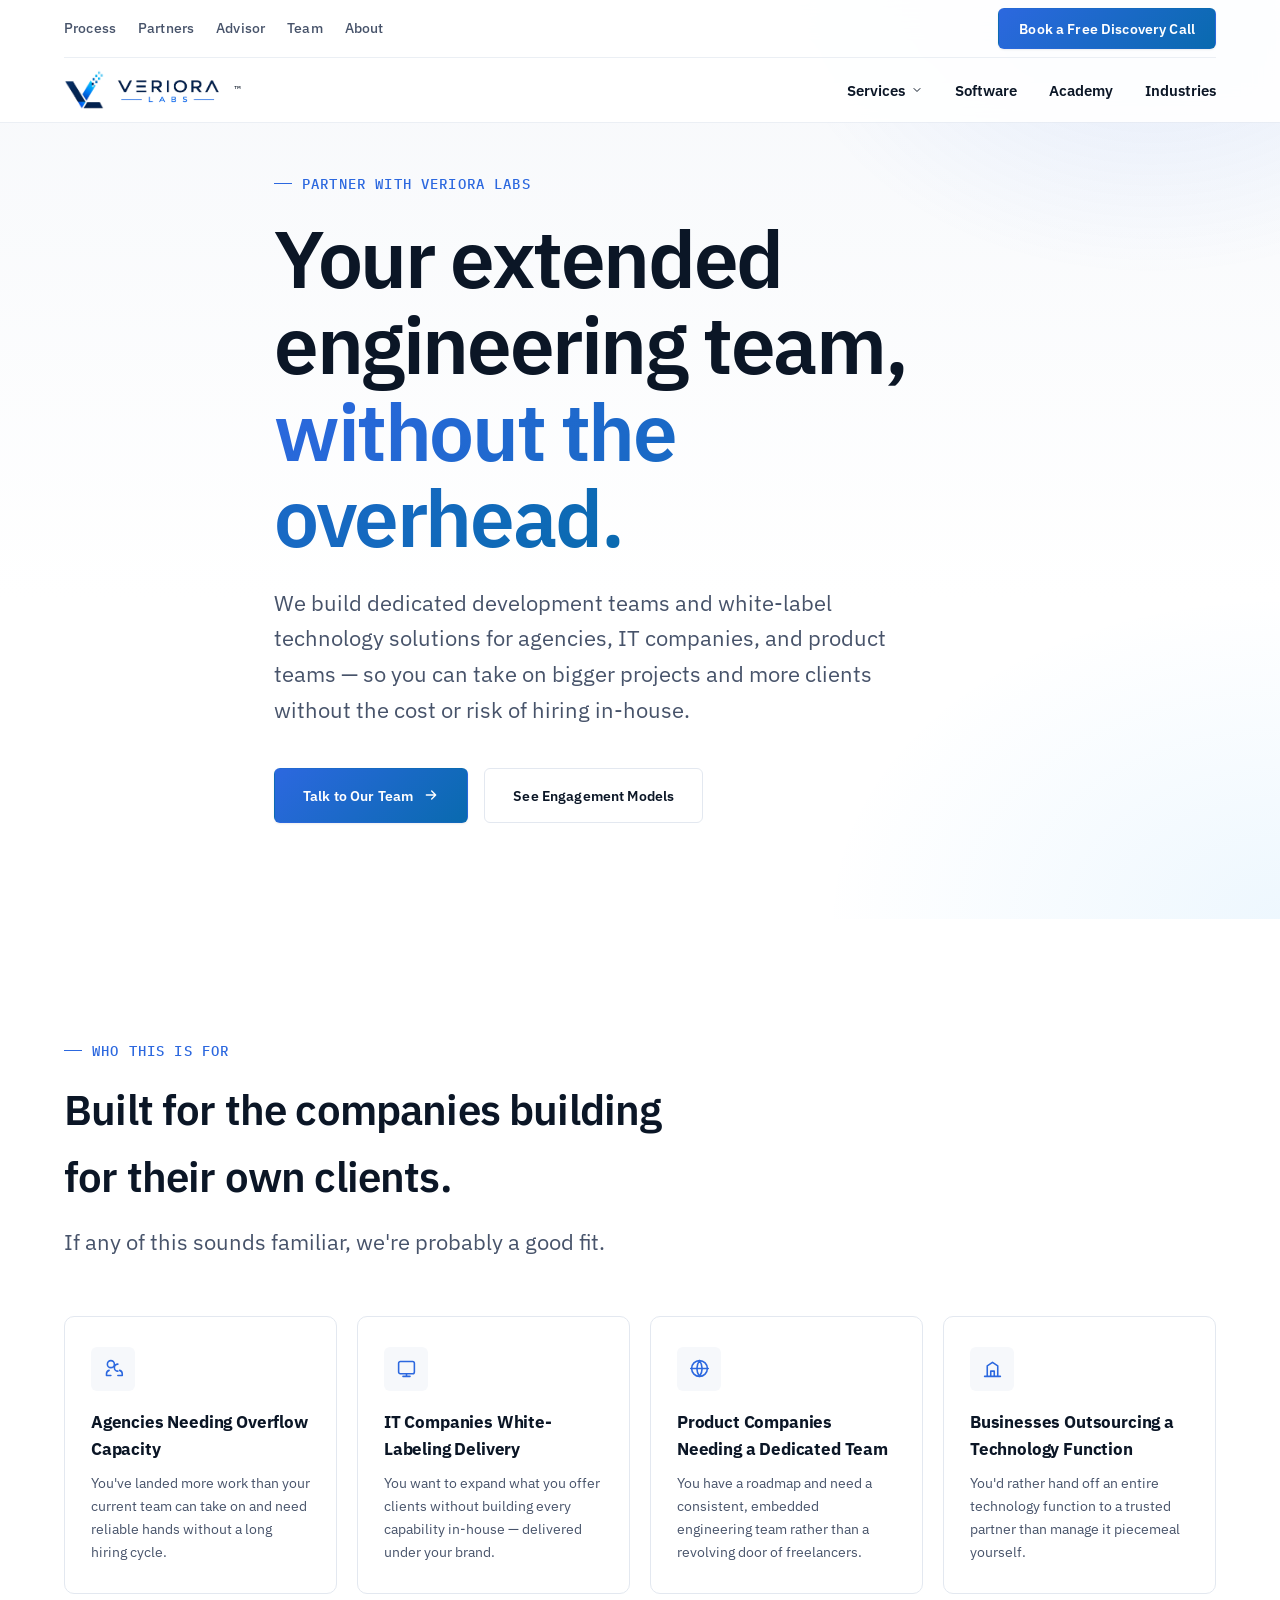
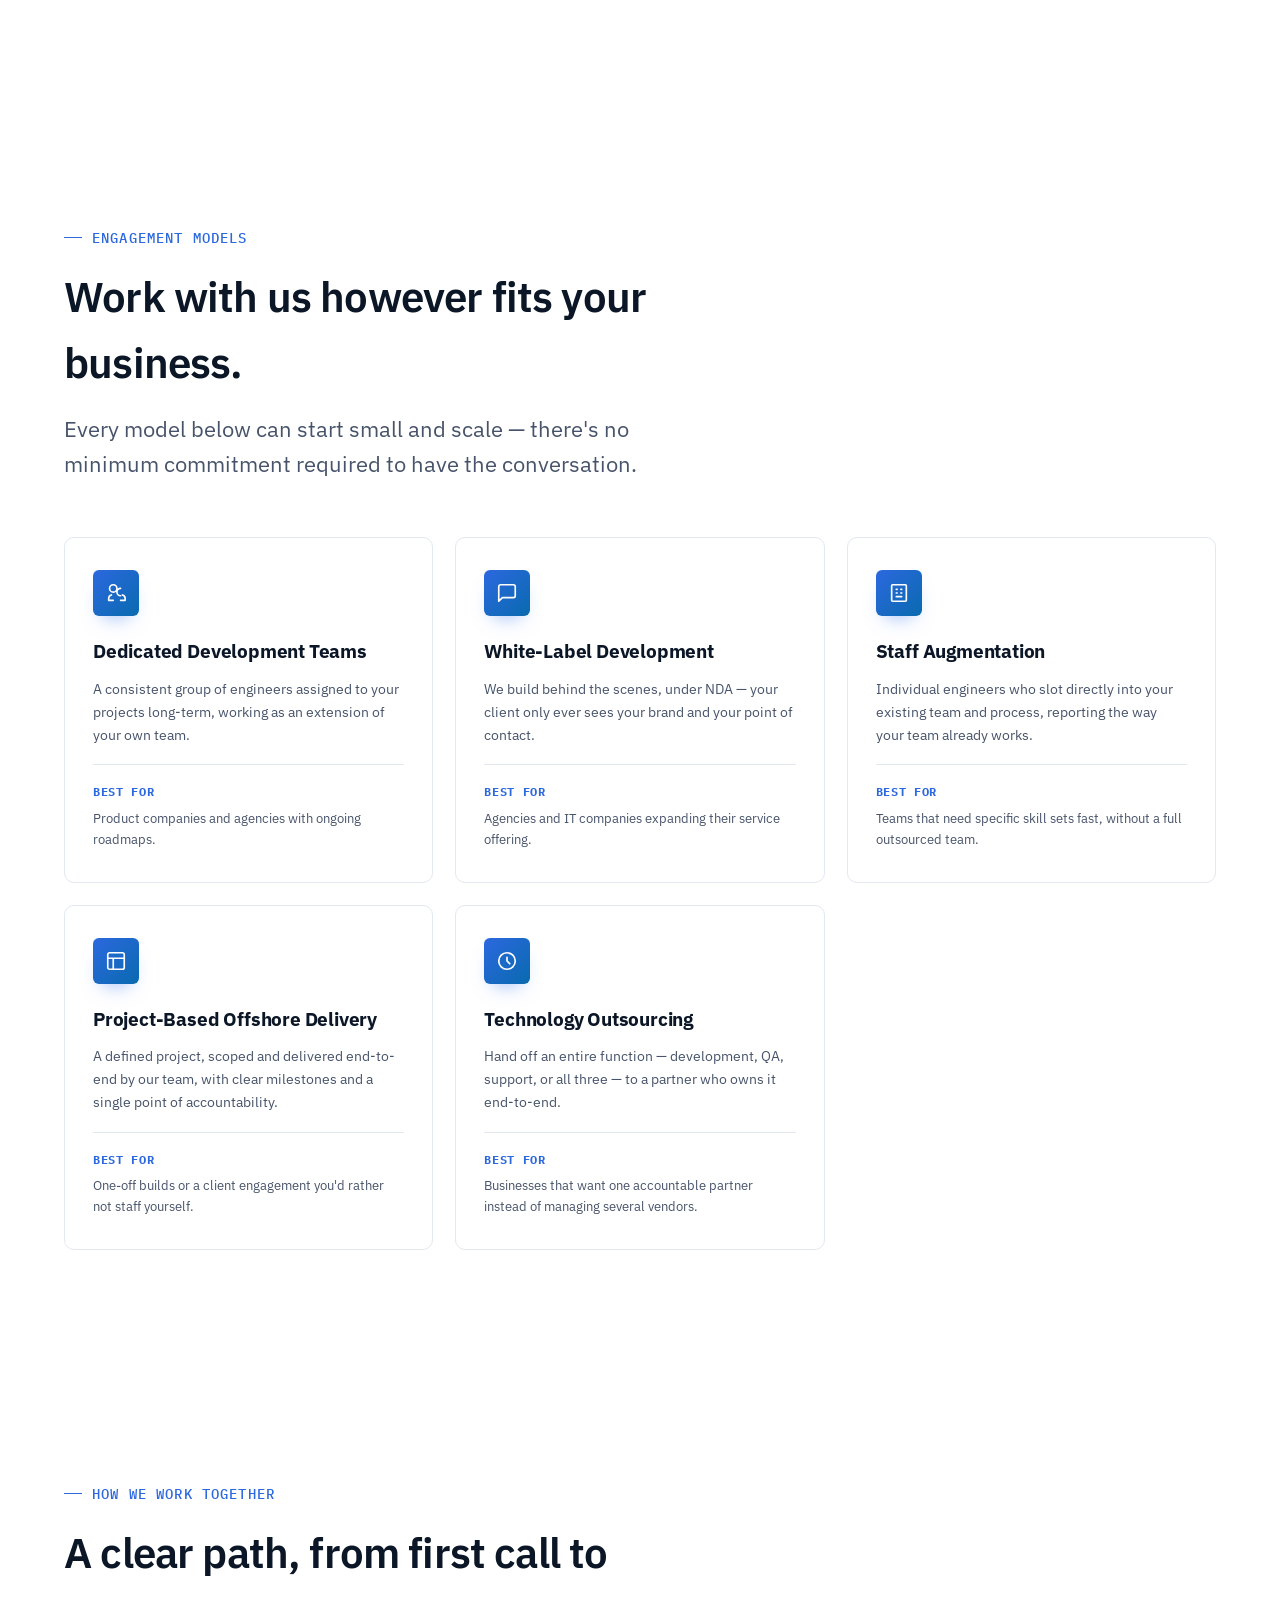
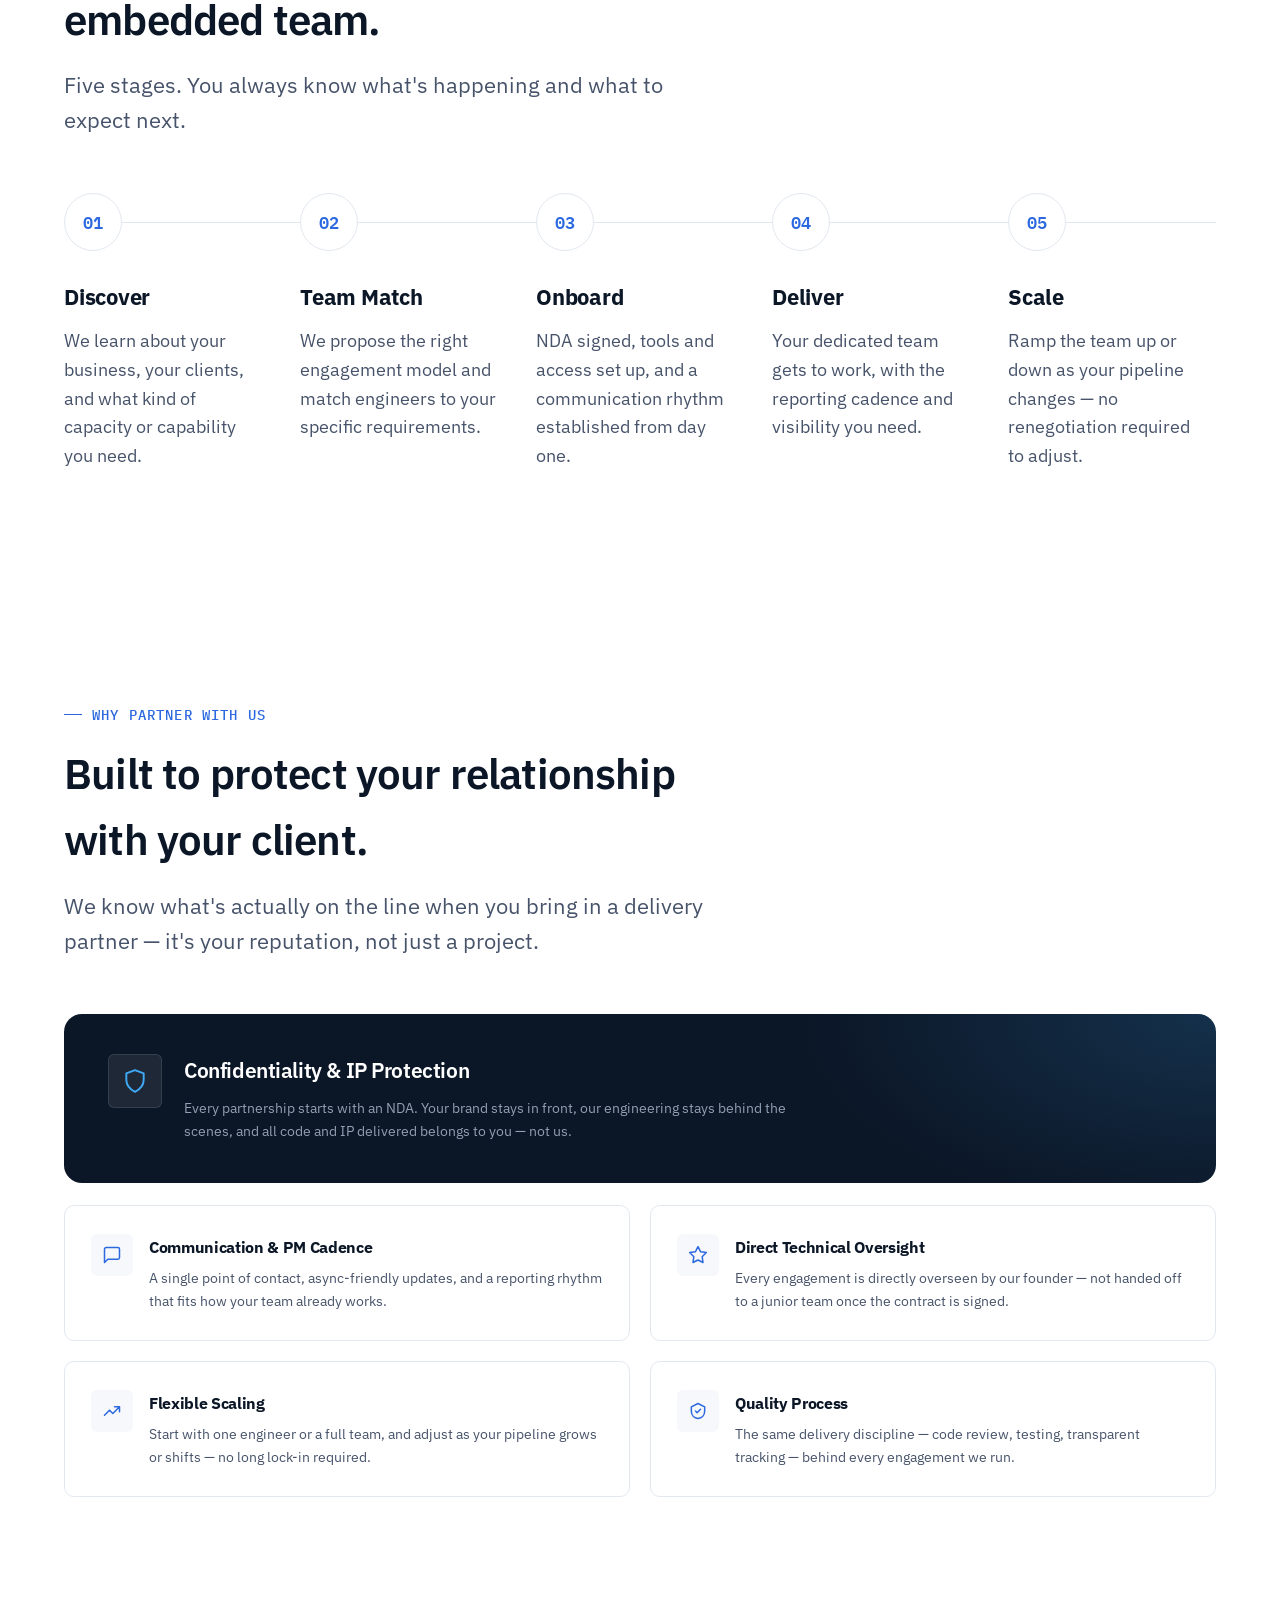
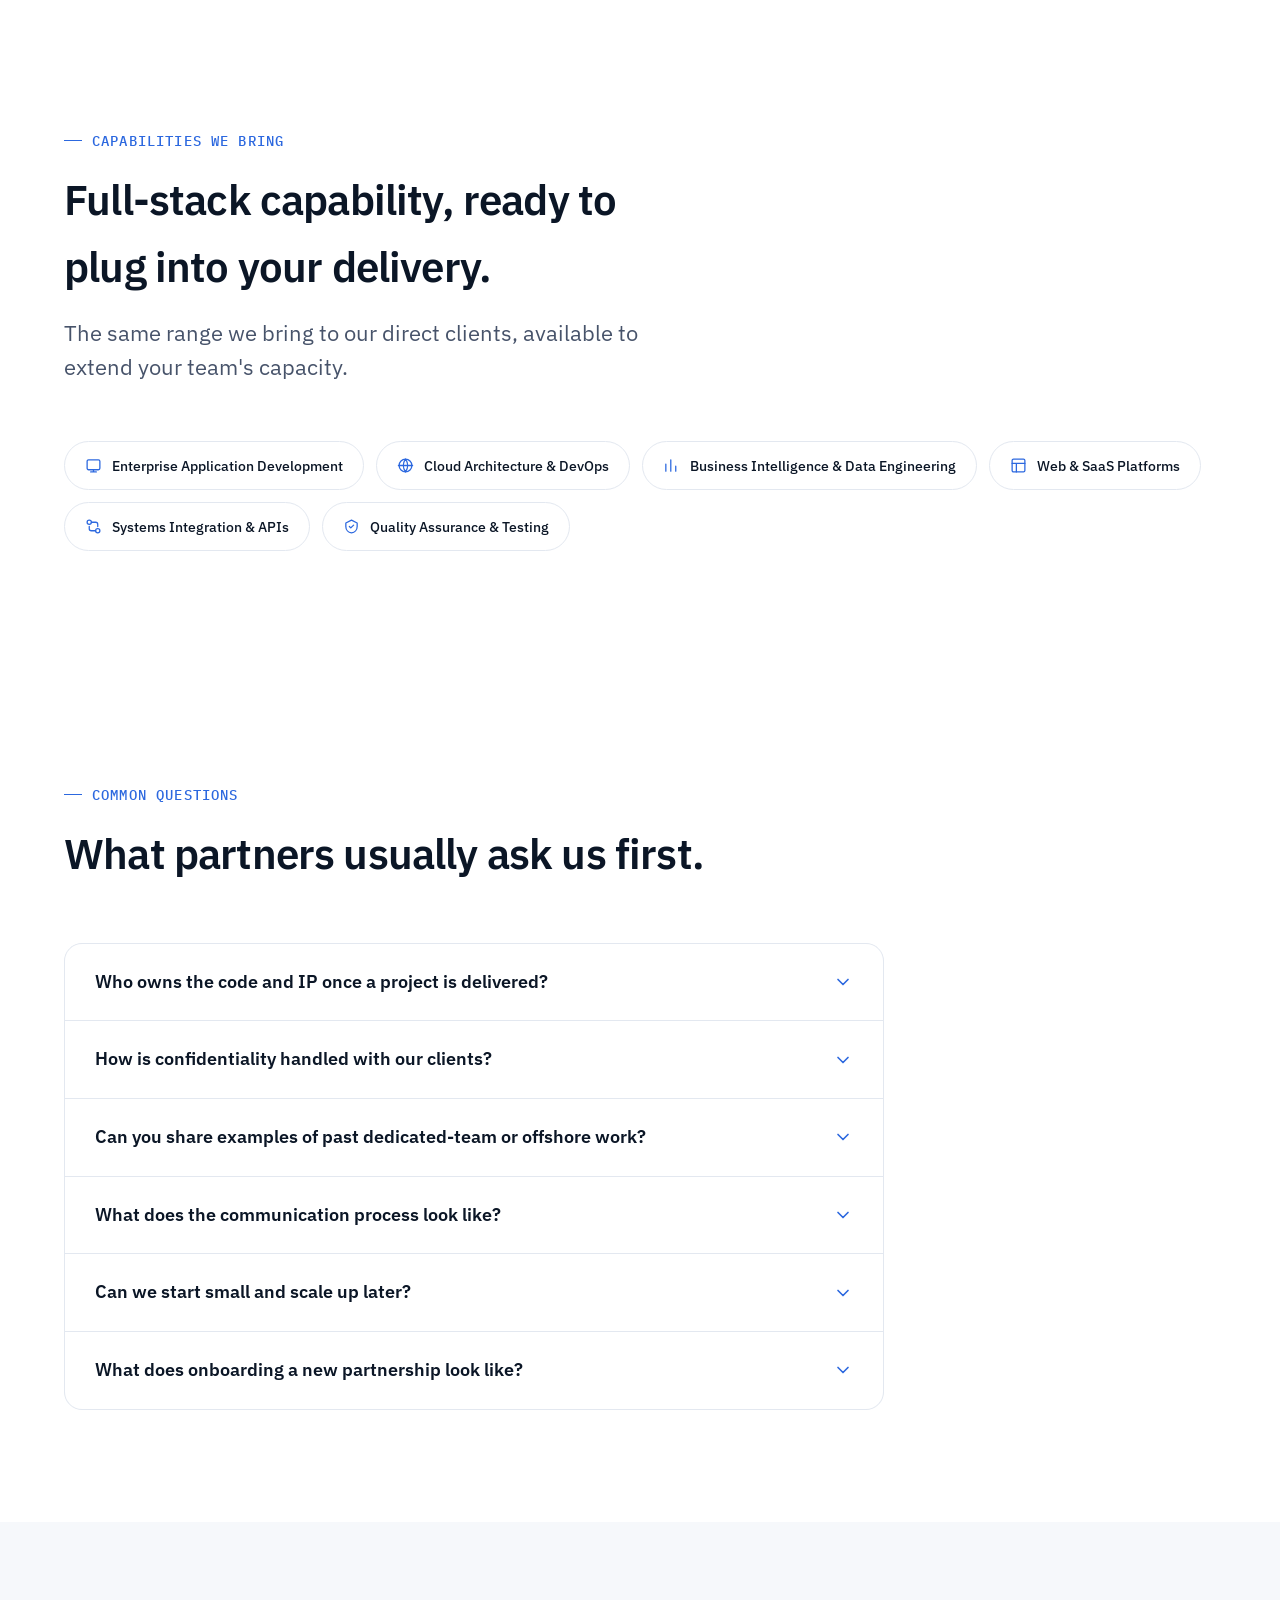
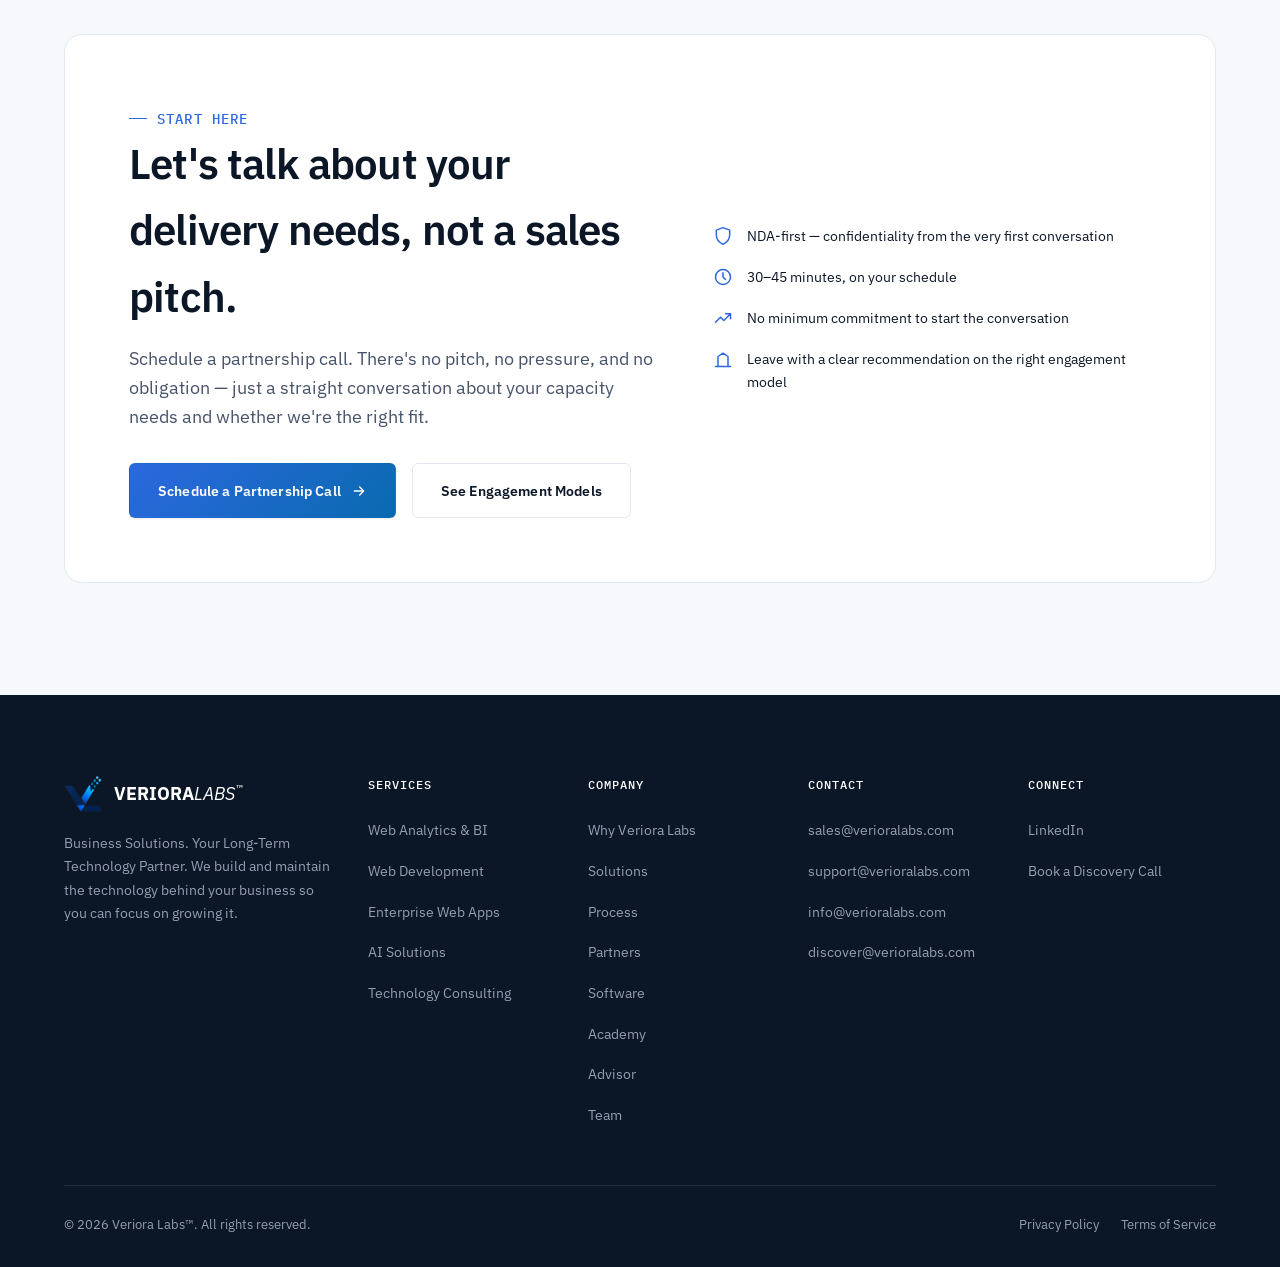
<file: partners.html>
<!doctype html>
<html lang="en">
<head>
<!-- Google tag (gtag.js) -->
<script async src="https://www.googletagmanager.com/gtag/js?id=G-XEZ7PN2LDY"></script>
<script>
  window.dataLayer = window.dataLayer || [];
  function gtag(){dataLayer.push(arguments);}
  gtag('js', new Date());
  gtag('config', 'G-XEZ7PN2LDY');
</script>
<!--
  ⚠️ Cache-busting version "v=20260811" is used on logo/css/js links below.
  Uploading a new logo, or editing styles.css/script.js? See the full note
  in index.html <head> and bump this number here too.
-->

<meta charset="UTF-8">
<meta name="viewport" content="width=device-width, initial-scale=1.0">
<title>Partner With Veriora Labs — Dedicated Teams &amp; Offshore Development</title>
<meta name="description" content="Veriora Labs partners with agencies, IT companies, and product teams on dedicated development teams, white-label delivery, staff augmentation, and offshore technology outsourcing.">
<link rel="canonical" href="https://www.verioralabs.com/partners.html">

<!-- Favicon -->
<link rel="shortcut icon" href="favicon.ico?v=20260811">
<link rel="icon" type="image/png" sizes="32x32" href="images/icons/favicon-32.png?v=20260811">
<link rel="icon" type="image/png" sizes="64x64" href="images/icons/favicon-64.png?v=20260811">
<link rel="apple-touch-icon" href="images/icons/apple-touch-icon.png?v=20260811">
<link rel="manifest" href="manifest.json?v=20260811">
<meta name="theme-color" content="#0B1626">

<!-- Open Graph -->
<meta property="og:type" content="website">
<meta property="og:site_name" content="Veriora Labs">
<meta property="og:title" content="Partner With Veriora Labs — Dedicated Teams &amp; Offshore Development">
<meta property="og:description" content="Dedicated development teams, white-label delivery, and offshore technology outsourcing for agencies, IT companies, and product teams.">
<meta property="og:url" content="https://www.verioralabs.com/partners.html">
<meta property="og:image" content="https://www.verioralabs.com/images/logo.png?v=20260811">

<!-- Twitter -->
<meta name="twitter:card" content="summary_large_image">
<meta name="twitter:title" content="Partner With Veriora Labs — Dedicated Teams &amp; Offshore Development">
<meta name="twitter:description" content="Dedicated development teams, white-label delivery, and offshore technology outsourcing for agencies, IT companies, and product teams.">
<meta name="twitter:image" content="https://www.verioralabs.com/images/logo.png?v=20260811">

<!-- Fonts -->
<link rel="preconnect" href="https://fonts.googleapis.com">
<link rel="preconnect" href="https://fonts.gstatic.com" crossorigin>
<link href="https://fonts.googleapis.com/css2?family=IBM+Plex+Sans:wght@400;500;600;700&family=IBM+Plex+Mono:wght@400;500&display=swap" rel="stylesheet">

<link rel="stylesheet" href="styles.css?v=20260811">
</head>
<body>

<a class="skip-link" href="#main" style="position:absolute;left:-9999px;">Skip to content</a>

<!-- ============ HEADER ============ -->
<header class="site-header" id="siteHeader">
  <div class="container">
    <!-- TOP ROW (Utility & Secondary Links) -->
    <div class="header-top-row">
      <div class="top-row-left">
        <a href="index.html#process" class="top-link">Process</a>
        <a href="partners.html" class="top-link">Partners</a>
        <a href="team.html#advisor" class="top-link">Advisor</a>
        <a href="team.html" class="top-link">Team</a>
        <a href="index.html#promise" class="top-link">About</a>
      </div>
      <div class="top-row-right">
        <a class="btn btn-primary top-cta-btn" href="#discovery-call" data-open-modal="bookingModal">Book a Free Discovery Call</a>
      </div>
    </div>

    <!-- BOTTOM ROW (Core Offerings & Main Navigation) -->
    <div class="header-bottom-row">
      <div class="bottom-row-left">
        <a href="index.html" class="brand" aria-label="Veriora Labs — Home">
          <img class="brand-icon" src="images/icons/logo-icon.png?v=20260811" alt="">
          <img class="brand-wordmark" src="images/icons/logo-wordmark.png?v=20260811" alt="Veriora Labs"><sup class="brand-tm" aria-hidden="true">&#8482;</sup>
        </a>
      </div>

      <div class="bottom-row-center">
        <nav class="main-nav" id="mainNav">
          <details class="nav-dropdown">
            <summary>Services <svg class="caret" viewBox="0 0 24 24" fill="none" stroke="currentColor" stroke-width="2" stroke-linecap="round" stroke-linejoin="round"><path d="M6 9l6 6 6-6"/></svg></summary>
            <div class="dropdown-panel">
              <a href="web-analytics.html">Web Analytics &amp; BI</a>
              <a href="web-development.html">Web Development</a>
              <a href="enterprise-web-applications.html">Enterprise Web Applications</a>
              <a href="ai-business-solutions.html">AI Solutions</a>
              <a href="technology-consulting.html">Technology Consulting</a>
            </div>
          </details>
          <a href="software.html" class="nav-item">Software</a>
          <a href="academy.html" class="nav-item">Academy</a>
          <a href="index.html#industries" class="nav-item">Industries</a>
        </nav>
      </div>

      <!-- Mobile Hamburger Toggle -->
      <button class="nav-toggle" id="navToggle" aria-label="Toggle menu" aria-expanded="false">
        <span></span><span></span><span></span>
      </button>
    </div>

    <!-- MOBILE MENU DRAWER (Collapses both rows into unified drawer < 992px) -->
    <div class="mobile-nav-drawer" id="mobileNavDrawer">
      <div class="mobile-nav-content">
        <div class="mobile-nav-section">
          <span class="mobile-nav-label">Core Offerings</span>
          <details class="mobile-dropdown">
            <summary>Services <svg class="caret" width="14" height="14" viewBox="0 0 24 24" fill="none" stroke="currentColor" stroke-width="2" stroke-linecap="round" stroke-linejoin="round"><path d="M6 9l6 6 6-6"/></svg></summary>
            <div class="mobile-dropdown-panel">
              <a href="web-analytics.html">Web Analytics &amp; BI</a>
              <a href="web-development.html">Web Development</a>
              <a href="enterprise-web-applications.html">Enterprise Web Applications</a>
              <a href="ai-business-solutions.html">AI Solutions</a>
              <a href="technology-consulting.html">Technology Consulting</a>
            </div>
          </details>
          <a href="software.html" class="mobile-nav-item">Software</a>
          <a href="academy.html" class="mobile-nav-item">Academy</a>
          <a href="index.html#industries" class="mobile-nav-item">Industries</a>
        </div>
        <div class="mobile-nav-divider"></div>
        <div class="mobile-nav-section">
          <span class="mobile-nav-label">Company</span>
          <a href="index.html#process" class="mobile-nav-item">Process</a>
          <a href="partners.html" class="mobile-nav-item">Partners</a>
          <a href="team.html#advisor" class="mobile-nav-item">Advisor</a>
          <a href="team.html" class="mobile-nav-item">Team</a>
          <a href="index.html#promise" class="mobile-nav-item">About</a>
        </div>
        <div class="mobile-nav-cta">
          <a class="btn btn-primary btn-block" href="#discovery-call" data-open-modal="bookingModal">Book a Free Discovery Call</a>
        </div>
      </div>
    </div>
  </div>
</header>

<main id="main">

  <!-- ============ HERO ============ -->
  <section class="partners-hero">
    <div class="container">
      <span class="eyebrow">Partner With Veriora Labs</span>
      <h1>Your extended engineering team, <span class="accent">without the overhead.</span></h1>
      <p class="lede">We build dedicated development teams and white-label technology solutions for agencies, IT companies, and product teams — so you can take on bigger projects and more clients without the cost or risk of hiring in-house.</p>
      <div class="hero-actions">
        <a class="btn btn-primary" href="#discovery-call" data-open-modal="bookingModal">
          Talk to Our Team
          <svg viewBox="0 0 24 24" fill="none" stroke="currentColor" stroke-width="2" stroke-linecap="round" stroke-linejoin="round"><path d="M5 12h14M13 6l6 6-6 6"/></svg>
        </a>
        <a class="btn btn-ghost-dark" href="#engagement-models">See Engagement Models</a>
      </div>
    </div>
  </section>

  <!-- ============ WHO THIS IS FOR ============ -->
  <section class="who-its-for" id="who-its-for">
    <div class="container">
      <div class="section-head reveal">
        <span class="eyebrow">Who This Is For</span>
        <h2>Built for the companies building for their own clients.</h2>
        <p>If any of this sounds familiar, we're probably a good fit.</p>
      </div>
      <div class="persona-grid">
        <div class="persona-card reveal">
          <div class="icon-tile"><svg viewBox="0 0 24 24" fill="none" stroke-width="1.8" stroke-linecap="round" stroke-linejoin="round"><path d="M17 20h5v-2a4 4 0 00-3-3.87M9 20H4v-2a4 4 0 013-3.87M13 7a4 4 0 11-8 0 4 4 0 018 0zM17 7a4 4 0 100 8"/></svg></div>
          <h3>Agencies Needing Overflow Capacity</h3>
          <p>You've landed more work than your current team can take on and need reliable hands without a long hiring cycle.</p>
        </div>
        <div class="persona-card reveal">
          <div class="icon-tile"><svg viewBox="0 0 24 24" fill="none" stroke-width="1.8" stroke-linecap="round" stroke-linejoin="round"><rect x="3" y="4" width="18" height="14" rx="2"/><path d="M8 21h8M12 18v3"/></svg></div>
          <h3>IT Companies White-Labeling Delivery</h3>
          <p>You want to expand what you offer clients without building every capability in-house — delivered under your brand.</p>
        </div>
        <div class="persona-card reveal">
          <div class="icon-tile"><svg viewBox="0 0 24 24" fill="none" stroke-width="1.8" stroke-linecap="round" stroke-linejoin="round"><circle cx="12" cy="12" r="9"/><path d="M2 12h20M12 3a15 15 0 010 18 15 15 0 010-18z"/></svg></div>
          <h3>Product Companies Needing a Dedicated Team</h3>
          <p>You have a roadmap and need a consistent, embedded engineering team rather than a revolving door of freelancers.</p>
        </div>
        <div class="persona-card reveal">
          <div class="icon-tile"><svg viewBox="0 0 24 24" fill="none" stroke-width="1.8" stroke-linecap="round" stroke-linejoin="round"><path d="M3 21h18M6 21V9l6-4 6 4v12M10 21v-6h4v6"/></svg></div>
          <h3>Businesses Outsourcing a Technology Function</h3>
          <p>You'd rather hand off an entire technology function to a trusted partner than manage it piecemeal yourself.</p>
        </div>
      </div>
    </div>
  </section>

  <!-- ============ ENGAGEMENT MODELS ============ -->
  <section class="engagement-models" id="engagement-models">
    <div class="container">
      <div class="section-head reveal">
        <span class="eyebrow">Engagement Models</span>
        <h2>Work with us however fits your business.</h2>
        <p>Every model below can start small and scale — there's no minimum commitment required to have the conversation.</p>
      </div>
      <div class="engagement-grid">

        <div class="engagement-card reveal">
          <div class="icon-tile"><svg viewBox="0 0 24 24" fill="none" stroke-width="1.8" stroke-linecap="round" stroke-linejoin="round"><path d="M17 20h5v-2a4 4 0 00-3-3.87M9 20H4v-2a4 4 0 013-3.87M13 7a4 4 0 11-8 0 4 4 0 018 0zM17 7a4 4 0 100 8"/></svg></div>
          <h3>Dedicated Development Teams</h3>
          <p>A consistent group of engineers assigned to your projects long-term, working as an extension of your own team.</p>
          <div class="best-for"><strong>Best for</strong>Product companies and agencies with ongoing roadmaps.</div>
        </div>

        <div class="engagement-card reveal">
          <div class="icon-tile"><svg viewBox="0 0 24 24" fill="none" stroke-width="1.8" stroke-linecap="round" stroke-linejoin="round"><path d="M21 15a2 2 0 01-2 2H7l-4 4V5a2 2 0 012-2h14a2 2 0 012 2z"/></svg></div>
          <h3>White-Label Development</h3>
          <p>We build behind the scenes, under NDA — your client only ever sees your brand and your point of contact.</p>
          <div class="best-for"><strong>Best for</strong>Agencies and IT companies expanding their service offering.</div>
        </div>

        <div class="engagement-card reveal">
          <div class="icon-tile"><svg viewBox="0 0 24 24" fill="none" stroke-width="1.8" stroke-linecap="round" stroke-linejoin="round"><rect x="4" y="3" width="16" height="18" rx="1"/><path d="M9 8h1M14 8h1M9 12h1M14 12h1M9 16h6"/></svg></div>
          <h3>Staff Augmentation</h3>
          <p>Individual engineers who slot directly into your existing team and process, reporting the way your team already works.</p>
          <div class="best-for"><strong>Best for</strong>Teams that need specific skill sets fast, without a full outsourced team.</div>
        </div>

        <div class="engagement-card reveal">
          <div class="icon-tile"><svg viewBox="0 0 24 24" fill="none" stroke-width="1.8" stroke-linecap="round" stroke-linejoin="round"><rect x="3" y="3" width="18" height="18" rx="2"/><path d="M3 9h18M9 21V9"/></svg></div>
          <h3>Project-Based Offshore Delivery</h3>
          <p>A defined project, scoped and delivered end-to-end by our team, with clear milestones and a single point of accountability.</p>
          <div class="best-for"><strong>Best for</strong>One-off builds or a client engagement you'd rather not staff yourself.</div>
        </div>

        <div class="engagement-card reveal">
          <div class="icon-tile"><svg viewBox="0 0 24 24" fill="none" stroke-width="1.8" stroke-linecap="round" stroke-linejoin="round"><circle cx="12" cy="12" r="9"/><path d="M12 8v4l3 3"/></svg></div>
          <h3>Technology Outsourcing</h3>
          <p>Hand off an entire function — development, QA, support, or all three — to a partner who owns it end-to-end.</p>
          <div class="best-for"><strong>Best for</strong>Businesses that want one accountable partner instead of managing several vendors.</div>
        </div>

      </div>
    </div>
  </section>

  <!-- ============ HOW WE WORK TOGETHER ============ -->
  <section class="process" id="how-we-work">
    <div class="container">
      <div class="section-head reveal">
        <span class="eyebrow">How We Work Together</span>
        <h2>A clear path, from first call to embedded team.</h2>
        <p>Five stages. You always know what's happening and what to expect next.</p>
      </div>
      <div class="timeline">
        <div class="timeline-step reveal">
          <div class="num">01</div>
          <h3>Discover</h3>
          <p>We learn about your business, your clients, and what kind of capacity or capability you need.</p>
        </div>
        <div class="timeline-step reveal">
          <div class="num">02</div>
          <h3>Team Match</h3>
          <p>We propose the right engagement model and match engineers to your specific requirements.</p>
        </div>
        <div class="timeline-step reveal">
          <div class="num">03</div>
          <h3>Onboard</h3>
          <p>NDA signed, tools and access set up, and a communication rhythm established from day one.</p>
        </div>
        <div class="timeline-step reveal">
          <div class="num">04</div>
          <h3>Deliver</h3>
          <p>Your dedicated team gets to work, with the reporting cadence and visibility you need.</p>
        </div>
        <div class="timeline-step reveal">
          <div class="num">05</div>
          <h3>Scale</h3>
          <p>Ramp the team up or down as your pipeline changes — no renegotiation required to adjust.</p>
        </div>
      </div>
    </div>
  </section>

  <!-- ============ WHY PARTNER WITH US ============ -->
  <section class="why-partner" id="why-partner">
    <div class="container">
      <div class="section-head reveal">
        <span class="eyebrow">Why Partner With Us</span>
        <h2>Built to protect your relationship with your client.</h2>
        <p>We know what's actually on the line when you bring in a delivery partner — it's your reputation, not just a project.</p>
      </div>

      <div class="trust-banner reveal">
        <div class="icon-tile">
          <svg viewBox="0 0 24 24" fill="none" stroke="currentColor" stroke-width="1.8" stroke-linecap="round" stroke-linejoin="round"><path d="M12 2l8 3v6c0 5-3.4 8.5-8 11-4.6-2.5-8-6-8-11V5z"/></svg>
        </div>
        <div class="copy">
          <h3>Confidentiality &amp; IP Protection</h3>
          <p>Every partnership starts with an NDA. Your brand stays in front, our engineering stays behind the scenes, and all code and IP delivered belongs to you — not us.</p>
        </div>
      </div>

      <div class="trust-grid">
        <div class="trust-card reveal">
          <div class="icon-tile"><svg viewBox="0 0 24 24" fill="none" stroke-width="1.8" stroke-linecap="round" stroke-linejoin="round"><path d="M21 15a2 2 0 01-2 2H7l-4 4V5a2 2 0 012-2h14a2 2 0 012 2z"/></svg></div>
          <div>
            <h3>Communication &amp; PM Cadence</h3>
            <p>A single point of contact, async-friendly updates, and a reporting rhythm that fits how your team already works.</p>
          </div>
        </div>
        <div class="trust-card reveal">
          <div class="icon-tile"><svg viewBox="0 0 24 24" fill="none" stroke-width="1.8" stroke-linecap="round" stroke-linejoin="round"><path d="M12 2l3 6 7 1-5 5 1 7-6-3-6 3 1-7-5-5 7-1z"/></svg></div>
          <div>
            <h3>Direct Technical Oversight</h3>
            <p>Every engagement is directly overseen by our founder — not handed off to a junior team once the contract is signed.</p>
          </div>
        </div>
        <div class="trust-card reveal">
          <div class="icon-tile"><svg viewBox="0 0 24 24" fill="none" stroke-width="1.8" stroke-linecap="round" stroke-linejoin="round"><path d="M3 17l6-6 4 4 8-8M21 7v6M21 7h-6"/></svg></div>
          <div>
            <h3>Flexible Scaling</h3>
            <p>Start with one engineer or a full team, and adjust as your pipeline grows or shifts — no long lock-in required.</p>
          </div>
        </div>
        <div class="trust-card reveal">
          <div class="icon-tile"><svg viewBox="0 0 24 24" fill="none" stroke-width="1.8" stroke-linecap="round" stroke-linejoin="round"><path d="M9 12l2 2 4-4M12 3l8 4v5c0 5-3.5 8.5-8 9-4.5-.5-8-4-8-9V7l8-4z"/></svg></div>
          <div>
            <h3>Quality Process</h3>
            <p>The same delivery discipline — code review, testing, transparent tracking — behind every engagement we run.</p>
          </div>
        </div>
      </div>
    </div>
  </section>

  <!-- ============ CAPABILITIES ============ -->
  <section class="capabilities" id="capabilities">
    <div class="container">
      <div class="section-head reveal">
        <span class="eyebrow">Capabilities We Bring</span>
        <h2>Full-stack capability, ready to plug into your delivery.</h2>
        <p>The same range we bring to our direct clients, available to extend your team's capacity.</p>
      </div>
      <div class="capability-pills">
        <div class="capability-pill reveal"><svg viewBox="0 0 24 24" fill="none" stroke-width="1.8" stroke-linecap="round" stroke-linejoin="round"><rect x="3" y="4" width="18" height="14" rx="2"/><path d="M8 21h8M12 18v3"/></svg>Enterprise Application Development</div>
        <div class="capability-pill reveal"><svg viewBox="0 0 24 24" fill="none" stroke-width="1.8" stroke-linecap="round" stroke-linejoin="round"><circle cx="12" cy="12" r="9"/><path d="M2 12h20M12 3a15 15 0 010 18 15 15 0 010-18z"/></svg>Cloud Architecture &amp; DevOps</div>
        <div class="capability-pill reveal"><svg viewBox="0 0 24 24" fill="none" stroke-width="1.8" stroke-linecap="round" stroke-linejoin="round"><path d="M4 20V10M11 20V4M18 20v-7"/></svg>Business Intelligence &amp; Data Engineering</div>
        <div class="capability-pill reveal"><svg viewBox="0 0 24 24" fill="none" stroke-width="1.8" stroke-linecap="round" stroke-linejoin="round"><rect x="3" y="3" width="18" height="18" rx="2"/><path d="M3 9h18M9 21V9"/></svg>Web &amp; SaaS Platforms</div>
        <div class="capability-pill reveal"><svg viewBox="0 0 24 24" fill="none" stroke-width="1.8" stroke-linecap="round" stroke-linejoin="round"><circle cx="6" cy="6" r="3"/><circle cx="18" cy="18" r="3"/><path d="M9 6h6a3 3 0 013 3v3M15 18H9a3 3 0 01-3-3v-3"/></svg>Systems Integration &amp; APIs</div>
        <div class="capability-pill reveal"><svg viewBox="0 0 24 24" fill="none" stroke-width="1.8" stroke-linecap="round" stroke-linejoin="round"><path d="M9 12l2 2 4-4M12 3l8 4v5c0 5-3.5 8.5-8 9-4.5-.5-8-4-8-9V7l8-4z"/></svg>Quality Assurance &amp; Testing</div>
      </div>
    </div>
  </section>

  <!-- ============ FAQ ============ -->
  <section class="faq" id="faq">
    <div class="container">
      <div class="section-head reveal">
        <span class="eyebrow">Common Questions</span>
        <h2>What partners usually ask us first.</h2>
      </div>
      <div class="faq-list reveal">
        <details class="faq-item">
          <summary>Who owns the code and IP once a project is delivered?<svg class="chev" viewBox="0 0 24 24" fill="none" stroke="currentColor" stroke-width="2" stroke-linecap="round" stroke-linejoin="round"><path d="M6 9l6 6 6-6"/></svg></summary>
          <p class="faq-answer">You do, in full. Every engagement is covered by an NDA and IP assignment from day one — nothing we build on your behalf is retained or reused by us.</p>
        </details>
        <details class="faq-item">
          <summary>How is confidentiality handled with our clients?<svg class="chev" viewBox="0 0 24 24" fill="none" stroke="currentColor" stroke-width="2" stroke-linecap="round" stroke-linejoin="round"><path d="M6 9l6 6 6-6"/></svg></summary>
          <p class="faq-answer">Under white-label engagements, we operate entirely behind your brand — no Veriora Labs branding, watermarks, or direct contact with your client unless you want it that way.</p>
        </details>
        <details class="faq-item">
          <summary>Can you share examples of past dedicated-team or offshore work?<svg class="chev" viewBox="0 0 24 24" fill="none" stroke="currentColor" stroke-width="2" stroke-linecap="round" stroke-linejoin="round"><path d="M6 9l6 6 6-6"/></svg></summary>
          <p class="faq-answer">Much of our team's prior work — including engagements our leadership has led — is protected under client NDAs and can't be shared publicly. We're glad to speak candidly about relevant experience and approach on a call, and can walk through anonymized examples of the type of systems we've built.</p>
        </details>
        <details class="faq-item">
          <summary>What does the communication process look like?<svg class="chev" viewBox="0 0 24 24" fill="none" stroke="currentColor" stroke-width="2" stroke-linecap="round" stroke-linejoin="round"><path d="M6 9l6 6 6-6"/></svg></summary>
          <p class="faq-answer">You get a single point of contact and a reporting cadence we agree on together — weekly syncs, async updates, or embedded in your own project management tool, whatever fits how your team runs.</p>
        </details>
        <details class="faq-item">
          <summary>Can we start small and scale up later?<svg class="chev" viewBox="0 0 24 24" fill="none" stroke="currentColor" stroke-width="2" stroke-linecap="round" stroke-linejoin="round"><path d="M6 9l6 6 6-6"/></svg></summary>
          <p class="faq-answer">Yes — most partnerships start with one engineer or a single project, then scale into a larger dedicated team once the fit is proven. There's no minimum commitment to get started.</p>
        </details>
        <details class="faq-item">
          <summary>What does onboarding a new partnership look like?<svg class="chev" viewBox="0 0 24 24" fill="none" stroke="currentColor" stroke-width="2" stroke-linecap="round" stroke-linejoin="round"><path d="M6 9l6 6 6-6"/></svg></summary>
          <p class="faq-answer">After an initial call, we sign an NDA, agree on scope and engagement model, and get access set up — most partnerships are ready to start delivering within one to two weeks.</p>
        </details>
      </div>
    </div>
  </section>

  <!-- ============ FINAL CTA ============ -->
  <section class="final-cta" id="discovery-call">
    <div class="container">
      <div class="cta-panel reveal">
        <div class="cta-copy">
          <span class="eyebrow">Start Here</span>
          <h2>Let's talk about your delivery needs, not a sales pitch.</h2>
          <p class="lede">Schedule a partnership call. There's no pitch, no pressure, and no obligation — just a straight conversation about your capacity needs and whether we're the right fit.</p>
          <div class="cta-actions">
            <a class="btn btn-primary" href="mailto:discover@verioralabs.com?subject=Partnership%20Inquiry" data-open-modal="bookingModal">
              Schedule a Partnership Call
              <svg viewBox="0 0 24 24" fill="none" stroke="currentColor" stroke-width="2" stroke-linecap="round" stroke-linejoin="round"><path d="M5 12h14M13 6l6 6-6 6"/></svg>
            </a>
            <a class="btn btn-ghost-dark" href="#engagement-models">See Engagement Models</a>
          </div>
        </div>
        <div class="cta-facts">
          <div class="cta-fact"><svg viewBox="0 0 24 24" fill="none" stroke-width="1.8" stroke-linecap="round" stroke-linejoin="round"><path d="M12 2l8 3v6c0 5-3.4 8.5-8 11-4.6-2.5-8-6-8-11V5z"/></svg><span>NDA-first — confidentiality from the very first conversation</span></div>
          <div class="cta-fact"><svg viewBox="0 0 24 24" fill="none" stroke-width="1.8" stroke-linecap="round" stroke-linejoin="round"><circle cx="12" cy="12" r="9"/><path d="M12 7v5l3 3"/></svg><span>30–45 minutes, on your schedule</span></div>
          <div class="cta-fact"><svg viewBox="0 0 24 24" fill="none" stroke-width="1.8" stroke-linecap="round" stroke-linejoin="round"><path d="M3 17l6-6 4 4 8-8M21 7v6M21 7h-6"/></svg><span>No minimum commitment to start the conversation</span></div>
          <div class="cta-fact"><svg viewBox="0 0 24 24" fill="none" stroke-width="1.8" stroke-linecap="round" stroke-linejoin="round"><path d="M3 21h18M6 21V9l6-4 6 4v12"/></svg><span>Leave with a clear recommendation on the right engagement model</span></div>
        </div>
      </div>
    </div>
  </section>

</main>

<!-- ============ FOOTER ============ -->
<footer class="site-footer">
  <div class="container">
    <div class="footer-top">
      <div class="footer-brand">
        <a href="/" class="brand" aria-label="Veriora Labs — Home">
          <img class="brand-mark" src="images/icons/logo-icon.png?v=20260811" alt="" aria-hidden="true">
          <span class="brand-text"><strong>VERIORA</strong><em>LABS</em><sup class="brand-tm" aria-hidden="true">&#8482;</sup></span>
        </a>
        <p>Business Solutions. Your Long-Term Technology Partner. We build and maintain the technology behind your business so you can focus on growing it.</p>
      </div>
      <div class="footer-col">
        <h4>Services</h4>
        <ul>
          <li><a href="web-analytics.html">Web Analytics &amp; BI</a></li>
          <li><a href="web-development.html">Web Development</a></li>
          <li><a href="enterprise-web-applications.html">Enterprise Web Apps</a></li>
          <li><a href="ai-business-solutions.html">AI Solutions</a></li>
          <li><a href="technology-consulting.html">Technology Consulting</a></li>
        </ul>
      </div>
      <div class="footer-col">
        <h4>Company</h4>
        <ul>
          <li><a href="index.html#why">Why Veriora Labs</a></li>
          <li><a href="index.html#solutions">Solutions</a></li>
          <li><a href="index.html#process">Process</a></li>
          <li><a href="partners.html">Partners</a></li>
          <li><a href="software.html">Software</a></li>
          <li><a href="academy.html">Academy</a></li>
          <li><a href="team.html#advisor">Advisor</a></li>
          <li><a href="team.html">Team</a></li>
        </ul>
      </div>
      <div class="footer-col">
        <h4>Contact</h4>
        <ul>
          <li><a href="mailto:sales@verioralabs.com">sales@verioralabs.com</a></li>
          <li><a href="mailto:support@verioralabs.com">support@verioralabs.com</a></li>
          <li><a href="mailto:info@verioralabs.com">info@verioralabs.com</a></li>
          <li><a href="mailto:discover@verioralabs.com">discover@verioralabs.com</a></li>
        </ul>
      </div>
      <div class="footer-col">
        <h4>Connect</h4>
        <ul>
          <li><a href="https://www.linkedin.com/company/verioralabs" target="_blank" rel="noopener">LinkedIn</a></li>
          <li><a href="#discovery-call" data-open-modal="bookingModal">Book a Discovery Call</a></li>
        </ul>
      </div>
    </div>
    <div class="footer-bottom">
      <span>&copy; <span id="year"></span> Veriora Labs&#8482;. All rights reserved.</span>
      <div class="legal-links">
        <a href="privacy.html">Privacy Policy</a>
        <a href="terms.html">Terms of Service</a>
      </div>
    </div>
  </div>
</footer>

<!-- ============ BOOKING MODAL ============ -->
<div class="modal-overlay" id="bookingModal" aria-hidden="true">
  <div class="modal-panel" role="dialog" aria-modal="true" aria-labelledby="bookingModalTitle">
    <button type="button" class="modal-close" id="bookingModalClose" aria-label="Close dialog">
      <svg viewBox="0 0 24 24" fill="none" stroke="currentColor" stroke-width="2" stroke-linecap="round" stroke-linejoin="round"><path d="M18 6L6 18M6 6l12 12"/></svg>
    </button>

    <div class="modal-head">
      <span class="eyebrow">Start Here</span>
      <h3 id="bookingModalTitle">Book a Free Discovery Call</h3>
      <p>Pick whichever way works best for you.</p>
    </div>

    <div class="modal-tabs" role="tablist">
      <button type="button" class="modal-tab is-active" data-tab="schedule" role="tab" aria-selected="true">Pick a time</button>
      <button type="button" class="modal-tab" data-tab="message" role="tab" aria-selected="false">Send a message</button>
      <button type="button" class="modal-tab" data-tab="other" role="tab" aria-selected="false">Other ways to reach us</button>
    </div>

    <div class="modal-panels">

      <!-- Tab 1: Schedule directly (Calendly embed) -->
      <div class="modal-tabpanel is-active" data-panel="schedule" role="tabpanel">
        <div class="calendly-embed" id="calendlyEmbed" data-calendly-url="https://calendly.com/shihab-verioralabs/30min"></div>
        <p class="modal-fallback-note">Calendar not loading? <button type="button" class="link-btn" data-tab-switch="message">Send a message instead</button>.</p>
      </div>

      <!-- Tab 2: Message form (Web3Forms) -->
      <div class="modal-tabpanel" data-panel="message" role="tabpanel">
        <form class="booking-form" action="https://api.web3forms.com/submit" method="POST" data-fallback-email="discover@verioralabs.com">
          <input type="hidden" name="access_key" value="821ddc4c-082c-40c6-b1ab-905069c6dd01">
          <input type="hidden" name="subject" value="Partnership Inquiry — Website">
          <input type="hidden" name="from_name" value="Veriora Labs Website">
          <input type="checkbox" name="botcheck" style="display:none" tabindex="-1" autocomplete="off">
          <div class="form-row">
            <label for="bf-name">Name</label>
            <input id="bf-name" name="name" type="text" required autocomplete="name">
          </div>
          <div class="form-row">
            <label for="bf-email">Email</label>
            <input id="bf-email" name="email" type="email" required autocomplete="email">
          </div>
          <div class="form-row">
            <label for="bf-company">Company <span>(optional)</span></label>
            <input id="bf-company" name="company" type="text" autocomplete="organization">
          </div>
          <div class="form-row">
            <label for="bf-message">What are you looking to discuss?</label>
            <textarea id="bf-message" name="message" rows="4"></textarea>
          </div>
          <button type="submit" class="btn btn-primary">
            Send Request
            <svg viewBox="0 0 24 24" fill="none" stroke="currentColor" stroke-width="2" stroke-linecap="round" stroke-linejoin="round"><path d="M5 12h14M13 6l6 6-6 6"/></svg>
          </button>
          <p class="form-note" data-form-status>We reply within one business day.</p>
        </form>
      </div>

      <!-- Tab 3: Other channels -->
      <div class="modal-tabpanel" data-panel="other" role="tabpanel">
        <div class="contact-chips">
          <div class="contact-chip">
            <svg viewBox="0 0 24 24" fill="none" stroke="currentColor" stroke-width="1.8" stroke-linecap="round" stroke-linejoin="round"><path d="M3 5h18v14H3zM3 6l9 7 9-7"/></svg>
            <span><strong>Email</strong>discover@verioralabs.com</span>
            <button type="button" class="chip-action" data-copy-text="discover@verioralabs.com">Copy</button>
            <a class="chip-action chip-action-link" href="mailto:discover@verioralabs.com?subject=Partnership%20Inquiry">Open email app</a>
          </div>
          <a class="contact-chip" href="https://www.linkedin.com/company/verioralabs" target="_blank" rel="noopener">
            <svg viewBox="0 0 24 24" fill="none" stroke="currentColor" stroke-width="1.8" stroke-linecap="round" stroke-linejoin="round"><path d="M4 4h16v16H4z"/><path d="M8 10v6M8 7.5v.01M12 16v-3.5c0-1.5 1-2.5 2.5-2.5S17 11 17 12.5V16M12 10v6"/></svg>
            <span><strong>LinkedIn</strong>Message us</span>
          </a>
        </div>
      </div>

    </div>
  </div>
</div>

<script src="script.js?v=20260811"></script>
</body>
</html>
</file>
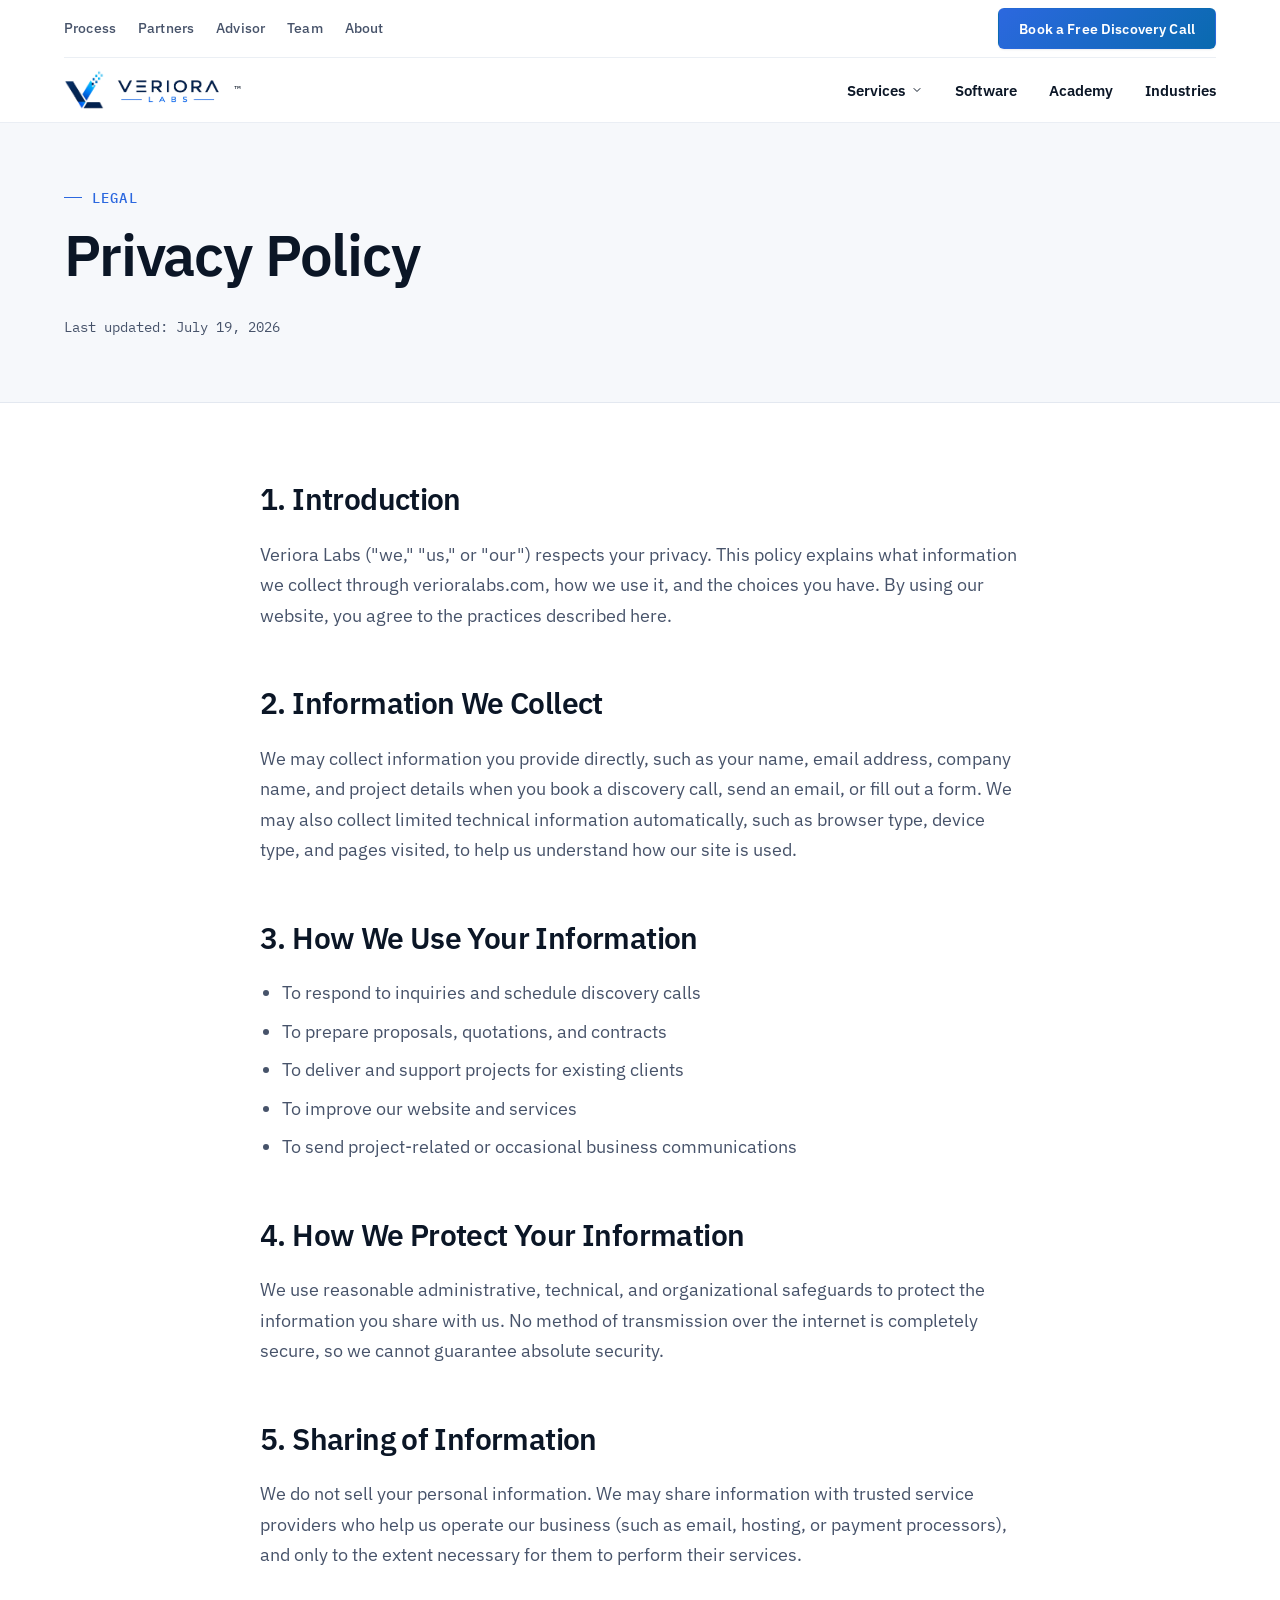
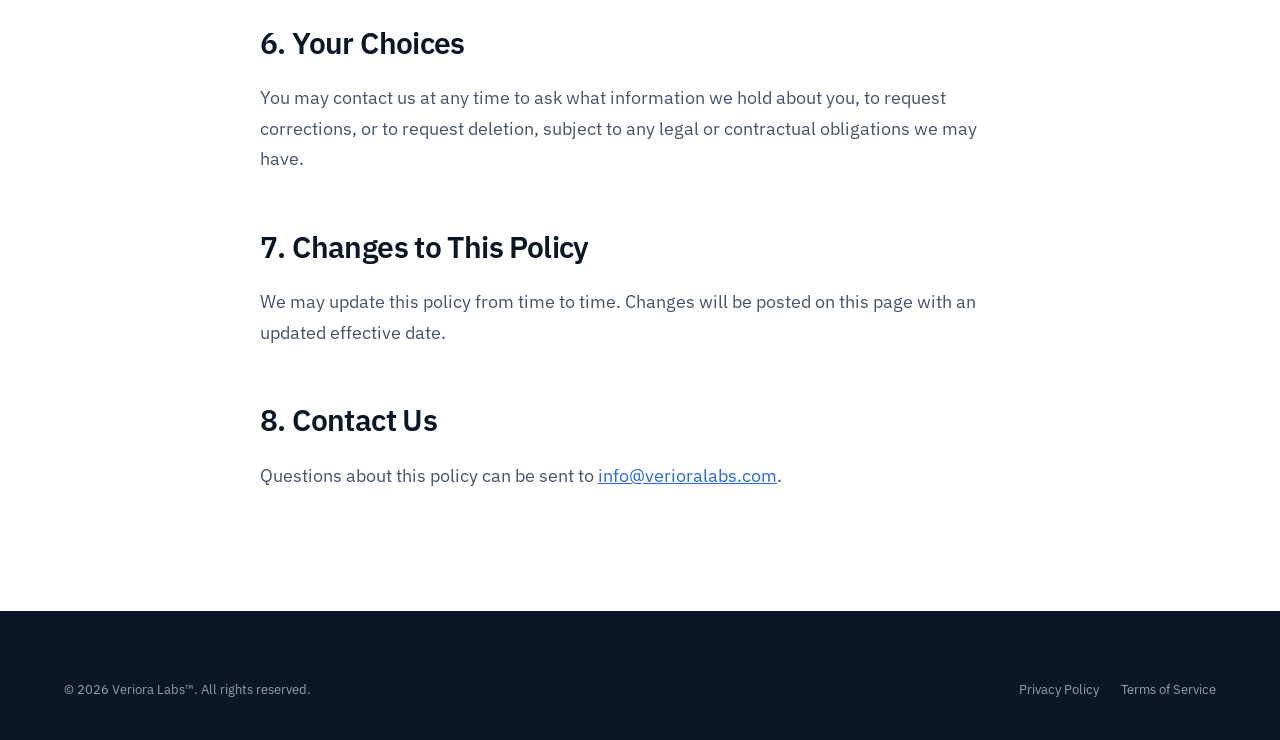
<file: privacy.html>
<!doctype html>
<html lang="en">
<head>
<!-- Google tag (gtag.js) -->
<script async src="https://www.googletagmanager.com/gtag/js?id=G-XEZ7PN2LDY"></script>
<script>
  window.dataLayer = window.dataLayer || [];
  function gtag(){dataLayer.push(arguments);}
  gtag('js', new Date());
  gtag('config', 'G-XEZ7PN2LDY');
</script>
<!-- ⚠️ Cache-busting version "v=20260811" is used on logo/css/js links below. Uploading a new logo under the same filename? See the note in index.html <head> and bump this number here too. -->
<meta charset="UTF-8">
<meta name="viewport" content="width=device-width, initial-scale=1.0">
<title>Privacy Policy — Veriora Labs</title>
<meta name="description" content="How Veriora Labs collects, uses, and protects your information.">
<link rel="canonical" href="https://www.verioralabs.com/privacy.html">
<link rel="shortcut icon" href="favicon.ico?v=20260811">
<link rel="icon" type="image/png" sizes="32x32" href="images/icons/favicon-32.png?v=20260811">
<link rel="apple-touch-icon" href="images/icons/apple-touch-icon.png?v=20260811">
<link rel="preconnect" href="https://fonts.googleapis.com">
<link rel="preconnect" href="https://fonts.gstatic.com" crossorigin>
<link href="https://fonts.googleapis.com/css2?family=IBM+Plex+Sans:wght@400;500;600;700&family=IBM+Plex+Mono:wght@400;500&display=swap" rel="stylesheet">
<link rel="stylesheet" href="styles.css?v=20260811">
</head>
<body>

<!-- ============ HEADER ============ -->
<header class="site-header" id="siteHeader">
  <div class="container">
    <!-- TOP ROW (Utility & Secondary Links) -->
    <div class="header-top-row">
      <div class="top-row-left">
        <a href="index.html#process" class="top-link">Process</a>
        <a href="partners.html" class="top-link">Partners</a>
        <a href="team.html#advisor" class="top-link">Advisor</a>
        <a href="team.html" class="top-link">Team</a>
        <a href="index.html#promise" class="top-link">About</a>
      </div>
      <div class="top-row-right">
        <a class="btn btn-primary top-cta-btn" href="#discovery-call" data-open-modal="bookingModal">Book a Free Discovery Call</a>
      </div>
    </div>

    <!-- BOTTOM ROW (Core Offerings & Main Navigation) -->
    <div class="header-bottom-row">
      <div class="bottom-row-left">
        <a href="index.html" class="brand" aria-label="Veriora Labs — Home">
          <img class="brand-icon" src="images/icons/logo-icon.png?v=20260811" alt="">
          <img class="brand-wordmark" src="images/icons/logo-wordmark.png?v=20260811" alt="Veriora Labs"><sup class="brand-tm" aria-hidden="true">&#8482;</sup>
        </a>
      </div>

      <div class="bottom-row-center">
        <nav class="main-nav" id="mainNav">
          <details class="nav-dropdown">
            <summary>Services <svg class="caret" width="14" height="14" viewBox="0 0 24 24" fill="none" stroke="currentColor" stroke-width="2" stroke-linecap="round" stroke-linejoin="round"><path d="M6 9l6 6 6-6"/></svg></summary>
            <div class="dropdown-panel">
              <a href="web-analytics.html">Web Analytics &amp; BI</a>
              <a href="web-development.html">Web Development</a>
              <a href="enterprise-web-applications.html">Enterprise Web Applications</a>
              <a href="ai-business-solutions.html">AI Solutions</a>
              <a href="technology-consulting.html">Technology Consulting</a>
            </div>
          </details>
          <a href="software.html" class="nav-item">Software</a>
          <a href="academy.html" class="nav-item">Academy</a>
          <a href="index.html#industries" class="nav-item">Industries</a>
        </nav>
      </div>

      <!-- Mobile Hamburger Toggle -->
      <button class="nav-toggle" id="navToggle" aria-label="Toggle menu" aria-expanded="false">
        <span></span><span></span><span></span>
      </button>
    </div>

    <!-- MOBILE MENU DRAWER (Collapses both rows into unified drawer < 992px) -->
    <div class="mobile-nav-drawer" id="mobileNavDrawer">
      <div class="mobile-nav-content">
        <div class="mobile-nav-section">
          <span class="mobile-nav-label">Core Offerings</span>
          <details class="mobile-dropdown">
            <summary>Services <svg class="caret" width="14" height="14" viewBox="0 0 24 24" fill="none" stroke="currentColor" stroke-width="2" stroke-linecap="round" stroke-linejoin="round"><path d="M6 9l6 6 6-6"/></svg></summary>
            <div class="mobile-dropdown-panel">
              <a href="web-analytics.html">Web Analytics &amp; BI</a>
              <a href="web-development.html">Web Development</a>
              <a href="enterprise-web-applications.html">Enterprise Web Applications</a>
              <a href="ai-business-solutions.html">AI Solutions</a>
              <a href="technology-consulting.html">Technology Consulting</a>
            </div>
          </details>
          <a href="software.html" class="mobile-nav-item">Software</a>
          <a href="academy.html" class="mobile-nav-item">Academy</a>
          <a href="index.html#industries" class="mobile-nav-item">Industries</a>
        </div>
        <div class="mobile-nav-divider"></div>
        <div class="mobile-nav-section">
          <span class="mobile-nav-label">Company</span>
          <a href="index.html#process" class="mobile-nav-item">Process</a>
          <a href="partners.html" class="mobile-nav-item">Partners</a>
          <a href="team.html#advisor" class="mobile-nav-item">Advisor</a>
          <a href="team.html" class="mobile-nav-item">Team</a>
          <a href="index.html#promise" class="mobile-nav-item">About</a>
        </div>
        <div class="mobile-nav-cta">
          <a class="btn btn-primary btn-block" href="#discovery-call" data-open-modal="bookingModal">Book a Free Discovery Call</a>
        </div>
      </div>
    </div>
  </div>
</header>

<section class="page-hero">
  <div class="container">
    <span class="eyebrow">Legal</span>
    <h1>Privacy Policy</h1>
    <p>Last updated: July 19, 2026</p>
  </div>
</section>

<section class="legal-content container">

  <h2>1. Introduction</h2>
  <p>Veriora Labs ("we," "us," or "our") respects your privacy. This policy explains what information we collect through verioralabs.com, how we use it, and the choices you have. By using our website, you agree to the practices described here.</p>

  <h2>2. Information We Collect</h2>
  <p>We may collect information you provide directly, such as your name, email address, company name, and project details when you book a discovery call, send an email, or fill out a form. We may also collect limited technical information automatically, such as browser type, device type, and pages visited, to help us understand how our site is used.</p>

  <h2>3. How We Use Your Information</h2>
  <ul>
    <li>To respond to inquiries and schedule discovery calls</li>
    <li>To prepare proposals, quotations, and contracts</li>
    <li>To deliver and support projects for existing clients</li>
    <li>To improve our website and services</li>
    <li>To send project-related or occasional business communications</li>
  </ul>

  <h2>4. How We Protect Your Information</h2>
  <p>We use reasonable administrative, technical, and organizational safeguards to protect the information you share with us. No method of transmission over the internet is completely secure, so we cannot guarantee absolute security.</p>

  <h2>5. Sharing of Information</h2>
  <p>We do not sell your personal information. We may share information with trusted service providers who help us operate our business (such as email, hosting, or payment processors), and only to the extent necessary for them to perform their services.</p>

  <h2>6. Your Choices</h2>
  <p>You may contact us at any time to ask what information we hold about you, to request corrections, or to request deletion, subject to any legal or contractual obligations we may have.</p>

  <h2>7. Changes to This Policy</h2>
  <p>We may update this policy from time to time. Changes will be posted on this page with an updated effective date.</p>

  <h2>8. Contact Us</h2>
  <p>Questions about this policy can be sent to <a href="mailto:info@verioralabs.com">info@verioralabs.com</a>.</p>

</section>

<footer class="site-footer" style="padding:40px 0;">
  <div class="container footer-bottom">
    <span>&copy; <span id="year"></span> Veriora Labs&#8482;. All rights reserved.</span>
    <div class="legal-links">
      <a href="privacy.html">Privacy Policy</a>
      <a href="terms.html">Terms of Service</a>
    </div>
  </div>
</footer>

<script>document.getElementById("year").textContent = new Date().getFullYear();</script>
</body>
</html>
</file>
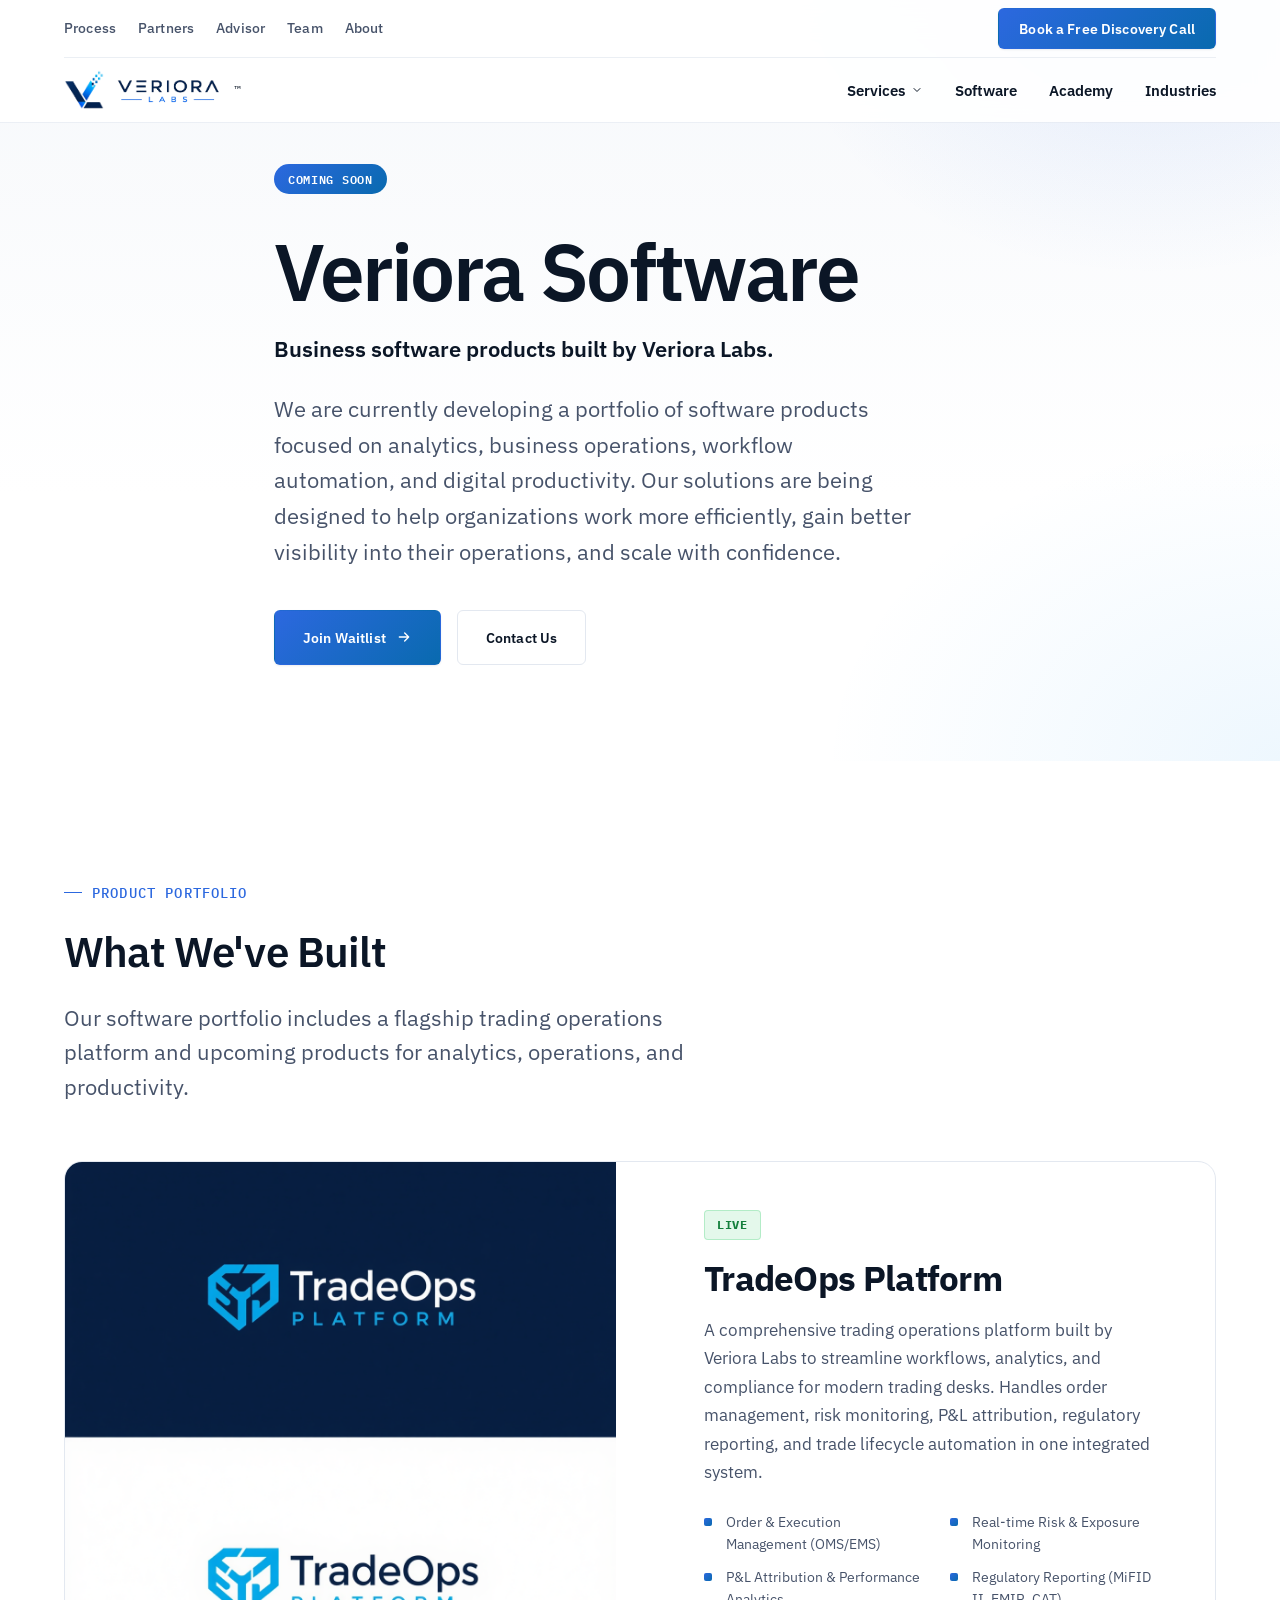
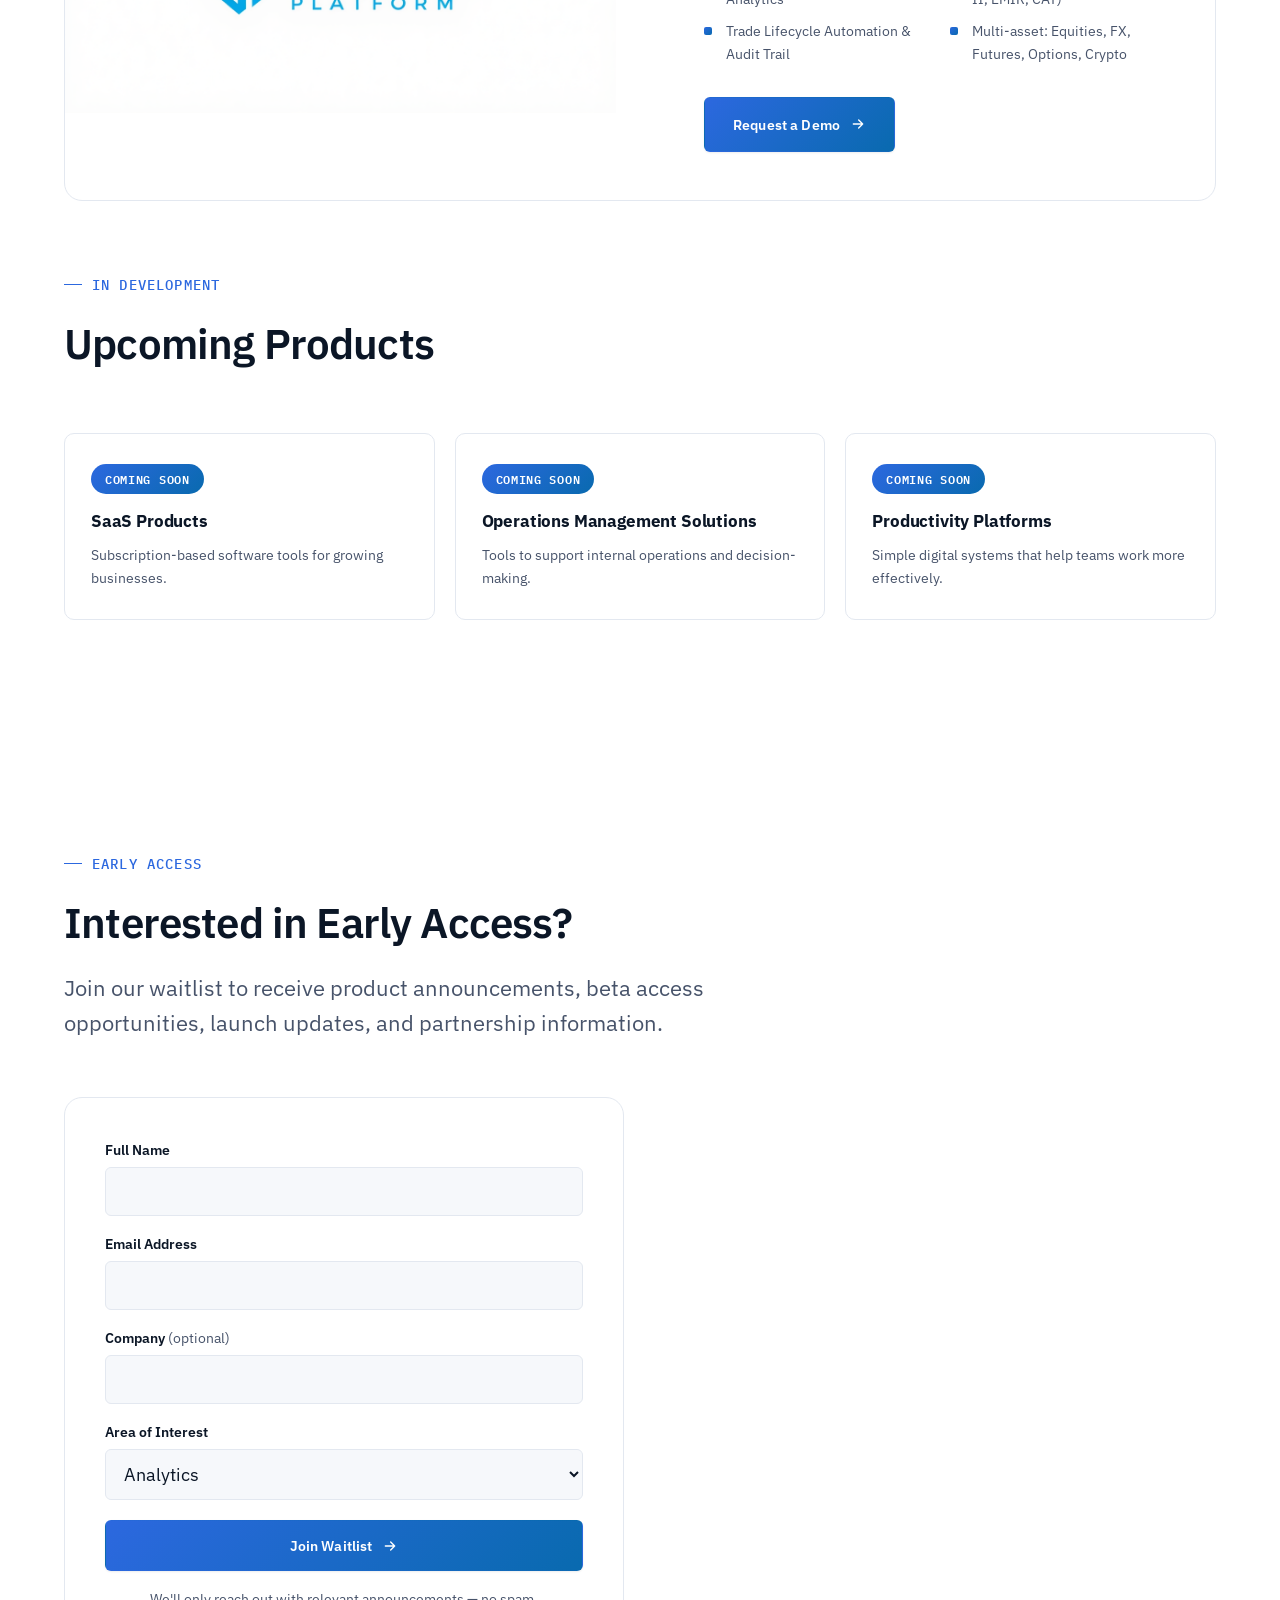
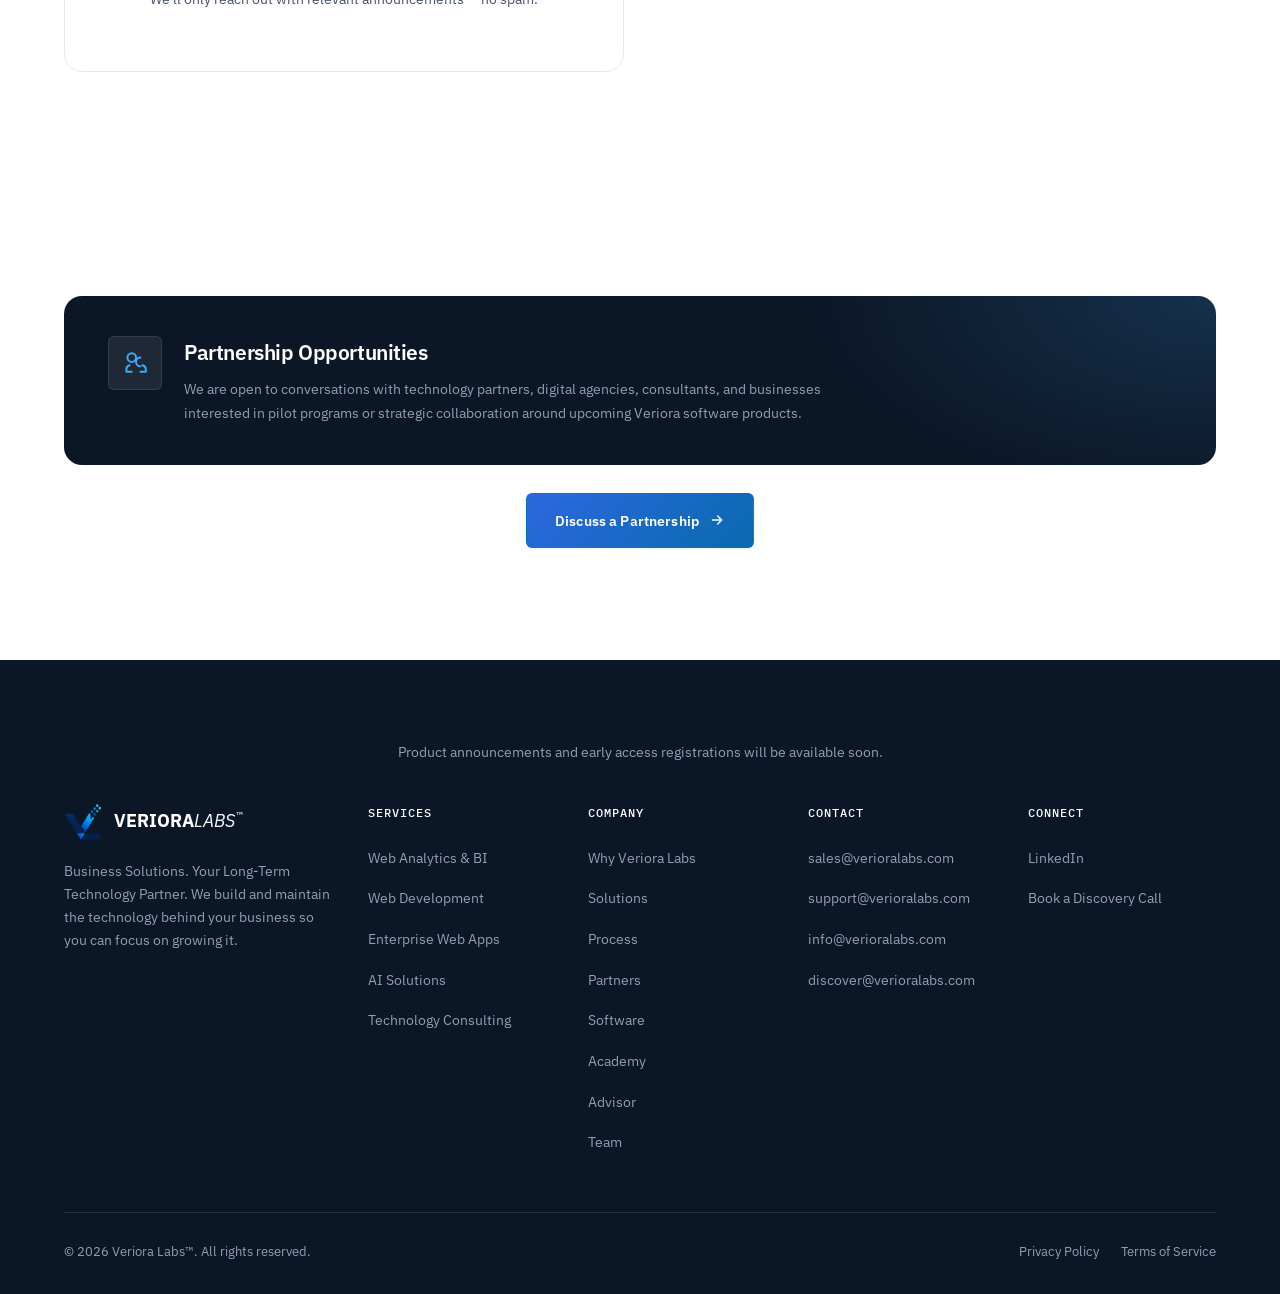
<file: software.html>
<!doctype html>
<html lang="en">
<head>
<!-- Google tag (gtag.js) -->
<script async src="https://www.googletagmanager.com/gtag/js?id=G-XEZ7PN2LDY"></script>
<script>
  window.dataLayer = window.dataLayer || [];
  function gtag(){dataLayer.push(arguments);}
  gtag('js', new Date());
  gtag('config', 'G-XEZ7PN2LDY');
</script>
<!--
  ⚠️ Cache-busting version "v=20260811" is used on logo/css/js links below.
  Uploading a new logo, or editing styles.css/script.js? See the full note
  in index.html <head> and bump this number here too.
-->

<meta charset="UTF-8">
<meta name="viewport" content="width=device-width, initial-scale=1.0">
<title>Veriora Software | Business Software &amp; SaaS Solutions</title>
<meta name="description" content="Veriora Software is developing business software and SaaS solutions for analytics, operations, workflow automation, and digital productivity.">
<link rel="canonical" href="https://www.verioralabs.com/software.html">

<!-- Favicon -->
<link rel="shortcut icon" href="favicon.ico?v=20260811">
<link rel="icon" type="image/png" sizes="32x32" href="images/icons/favicon-32.png?v=20260811">
<link rel="icon" type="image/png" sizes="64x64" href="images/icons/favicon-64.png?v=20260811">
<link rel="apple-touch-icon" href="images/icons/apple-touch-icon.png?v=20260811">
<link rel="manifest" href="manifest.json?v=20260811">
<meta name="theme-color" content="#0B1626">

<!-- Open Graph -->
<meta property="og:type" content="website">
<meta property="og:site_name" content="Veriora Labs">
<meta property="og:title" content="Veriora Software | Business Software &amp; SaaS Solutions">
<meta property="og:description" content="Veriora Software is developing business software and SaaS solutions for analytics, operations, workflow automation, and digital productivity.">
<meta property="og:url" content="https://www.verioralabs.com/software.html">
<meta property="og:image" content="https://www.verioralabs.com/images/logo.png?v=20260811">

<!-- Twitter -->
<meta name="twitter:card" content="summary_large_image">
<meta name="twitter:title" content="Veriora Software | Business Software &amp; SaaS Solutions">
<meta name="twitter:description" content="Veriora Software is developing business software and SaaS solutions for analytics, operations, workflow automation, and digital productivity.">
<meta name="twitter:image" content="https://www.verioralabs.com/images/logo.png?v=20260811">

<!-- Fonts -->
<link rel="preconnect" href="https://fonts.googleapis.com">
<link rel="preconnect" href="https://fonts.gstatic.com" crossorigin>
<link href="https://fonts.googleapis.com/css2?family=IBM+Plex+Sans:wght@400;500;600;700&family=IBM+Plex+Mono:wght@400;500&display=swap" rel="stylesheet">

<link rel="stylesheet" href="styles.css?v=20260811">
</head>
<body>

<a class="skip-link" href="#main" style="position:absolute;left:-9999px;">Skip to content</a>

<!-- ============ HEADER ============ -->
<header class="site-header" id="siteHeader">
  <div class="container">
    <!-- TOP ROW (Utility & Secondary Links) -->
    <div class="header-top-row">
      <div class="top-row-left">
        <a href="index.html#process" class="top-link">Process</a>
        <a href="partners.html" class="top-link">Partners</a>
        <a href="team.html#advisor" class="top-link">Advisor</a>
        <a href="team.html" class="top-link">Team</a>
        <a href="index.html#promise" class="top-link">About</a>
      </div>
      <div class="top-row-right">
        <a class="btn btn-primary top-cta-btn" href="#discovery-call" data-open-modal="bookingModal">Book a Free Discovery Call</a>
      </div>
    </div>

    <!-- BOTTOM ROW (Core Offerings & Main Navigation) -->
    <div class="header-bottom-row">
      <div class="bottom-row-left">
        <a href="index.html" class="brand" aria-label="Veriora Labs — Home">
          <img class="brand-icon" src="images/icons/logo-icon.png?v=20260811" alt="">
          <img class="brand-wordmark" src="images/icons/logo-wordmark.png?v=20260811" alt="Veriora Labs"><sup class="brand-tm" aria-hidden="true">&#8482;</sup>
        </a>
      </div>

      <div class="bottom-row-center">
        <nav class="main-nav" id="mainNav">
          <details class="nav-dropdown">
            <summary>Services <svg class="caret" viewBox="0 0 24 24" fill="none" stroke="currentColor" stroke-width="2" stroke-linecap="round" stroke-linejoin="round"><path d="M6 9l6 6 6-6"/></svg></summary>
            <div class="dropdown-panel">
              <a href="web-analytics.html">Web Analytics &amp; BI</a>
              <a href="web-development.html">Web Development</a>
              <a href="enterprise-web-applications.html">Enterprise Web Applications</a>
              <a href="ai-business-solutions.html">AI Solutions</a>
              <a href="technology-consulting.html">Technology Consulting</a>
            </div>
          </details>
          <a href="software.html" class="nav-item">Software</a>
          <a href="academy.html" class="nav-item">Academy</a>
          <a href="index.html#industries" class="nav-item">Industries</a>
        </nav>
      </div>

      <!-- Mobile Hamburger Toggle -->
      <button class="nav-toggle" id="navToggle" aria-label="Toggle menu" aria-expanded="false">
        <span></span><span></span><span></span>
      </button>
    </div>

    <!-- MOBILE MENU DRAWER (Collapses both rows into unified drawer < 992px) -->
    <div class="mobile-nav-drawer" id="mobileNavDrawer">
      <div class="mobile-nav-content">
        <div class="mobile-nav-section">
          <span class="mobile-nav-label">Core Offerings</span>
          <details class="mobile-dropdown">
            <summary>Services <svg class="caret" width="14" height="14" viewBox="0 0 24 24" fill="none" stroke="currentColor" stroke-width="2" stroke-linecap="round" stroke-linejoin="round"><path d="M6 9l6 6 6-6"/></svg></summary>
            <div class="mobile-dropdown-panel">
              <a href="web-analytics.html">Web Analytics &amp; BI</a>
              <a href="web-development.html">Web Development</a>
              <a href="enterprise-web-applications.html">Enterprise Web Applications</a>
              <a href="ai-business-solutions.html">AI Solutions</a>
              <a href="technology-consulting.html">Technology Consulting</a>
            </div>
          </details>
          <a href="software.html" class="mobile-nav-item">Software</a>
          <a href="academy.html" class="mobile-nav-item">Academy</a>
          <a href="index.html#industries" class="mobile-nav-item">Industries</a>
        </div>
        <div class="mobile-nav-divider"></div>
        <div class="mobile-nav-section">
          <span class="mobile-nav-label">Company</span>
          <a href="index.html#process" class="mobile-nav-item">Process</a>
          <a href="partners.html" class="mobile-nav-item">Partners</a>
          <a href="team.html#advisor" class="mobile-nav-item">Advisor</a>
          <a href="team.html" class="mobile-nav-item">Team</a>
          <a href="index.html#promise" class="mobile-nav-item">About</a>
        </div>
        <div class="mobile-nav-cta">
          <a class="btn btn-primary btn-block" href="#discovery-call" data-open-modal="bookingModal">Book a Free Discovery Call</a>
        </div>
      </div>
    </div>
  </div>
</header>

<main id="main">

  <!-- ============ HERO ============ -->
  <section class="partners-hero">
    <div class="container">
      <span class="badge-soon">Coming Soon</span>
      <h1>Veriora Software</h1>
      <p class="lede" style="font-weight:600;color:var(--ink);margin-top:16px;">Business software products built by Veriora Labs.</p>
      <p class="lede">We are currently developing a portfolio of software products focused on analytics, business operations, workflow automation, and digital productivity. Our solutions are being designed to help organizations work more efficiently, gain better visibility into their operations, and scale with confidence.</p>
      <div class="hero-actions">
        <a class="btn btn-primary" href="#early-access">
          Join Waitlist
          <svg viewBox="0 0 24 24" fill="none" stroke="currentColor" stroke-width="2" stroke-linecap="round" stroke-linejoin="round"><path d="M5 12h14M13 6l6 6-6 6"/></svg>
        </a>
        <a class="btn btn-ghost-dark" href="#discovery-call" data-open-modal="bookingModal">Contact Us</a>
      </div>
    </div>
  </section>

  <!-- ============ WHAT WE'RE BUILDING ============ -->
  <section class="who-its-for" id="what-were-building">
    <div class="container">
      <div class="section-head reveal">
        <span class="eyebrow">Product Portfolio</span>
        <h2>What We've Built</h2>
        <p>Our software portfolio includes a flagship trading operations platform and upcoming products for analytics, operations, and productivity.</p>
      </div>

      <!-- Featured: TradeOps Platform -->
      <div class="featured-product reveal">
        <div class="featured-product-visual">
          <img src="images/tradeops-platform.jpg?v=20260811" alt="TradeOps Platform — Trading operations dashboard">
        </div>
        <div class="featured-product-copy">
          <span class="badge-live">Live</span>
          <h3>TradeOps Platform</h3>
          <p>A comprehensive trading operations platform built by Veriora Labs to streamline workflows, analytics, and compliance for modern trading desks. Handles order management, risk monitoring, P&L attribution, regulatory reporting, and trade lifecycle automation in one integrated system.</p>
          <ul class="feature-list">
            <li>Order & Execution Management (OMS/EMS)</li>
            <li>Real-time Risk & Exposure Monitoring</li>
            <li>P&L Attribution & Performance Analytics</li>
            <li>Regulatory Reporting (MiFID II, EMIR, CAT)</li>
            <li>Trade Lifecycle Automation & Audit Trail</li>
            <li>Multi-asset: Equities, FX, Futures, Options, Crypto</li>
          </ul>
          <a class="btn btn-primary" href="#discovery-call" data-open-modal="bookingModal">
            Request a Demo
            <svg viewBox="0 0 24 24" fill="none" stroke="currentColor" stroke-width="2" stroke-linecap="round" stroke-linejoin="round"><path d="M5 12h14M13 6l6 6-6 6"/></svg>
          </a>
        </div>
      </div>

      <!-- Upcoming Products -->
      <div class="section-head reveal" style="margin-top:64px;">
        <span class="eyebrow">In Development</span>
        <h2 style="font-size:clamp(1.4rem,1.2rem+0.8vw,1.8rem);">Upcoming Products</h2>
      </div>
      <div class="persona-grid" style="grid-template-columns: repeat(3, 1fr);">
        <div class="persona-card reveal">
          <span class="badge-soon">Coming Soon</span>
          <h3>SaaS Products</h3>
          <p>Subscription-based software tools for growing businesses.</p>
        </div>
        <div class="persona-card reveal">
          <span class="badge-soon">Coming Soon</span>
          <h3>Operations Management Solutions</h3>
          <p>Tools to support internal operations and decision-making.</p>
        </div>
        <div class="persona-card reveal">
          <span class="badge-soon">Coming Soon</span>
          <h3>Productivity Platforms</h3>
          <p>Simple digital systems that help teams work more effectively.</p>
        </div>
      </div>
    </div>
  </section>

  <!-- ============ EARLY ACCESS ============ -->
  <section class="engagement-models" id="early-access">
    <div class="container">
      <div class="section-head reveal">
        <span class="eyebrow">Early Access</span>
        <h2>Interested in Early Access?</h2>
        <p>Join our waitlist to receive product announcements, beta access opportunities, launch updates, and partnership information.</p>
      </div>
      <div class="pillar-card reveal" style="max-width: 560px;">
        <form class="booking-form" action="https://api.web3forms.com/submit" method="POST" data-fallback-email="discover@verioralabs.com">
          <input type="hidden" name="access_key" value="821ddc4c-082c-40c6-b1ab-905069c6dd01">
          <input type="hidden" name="subject" value="Veriora Software Waitlist Signup">
          <input type="hidden" name="from_name" value="Veriora Software Waitlist">
          <input type="checkbox" name="botcheck" style="display:none" tabindex="-1" autocomplete="off">
          <div class="form-row">
            <label for="sw-name">Full Name</label>
            <input id="sw-name" name="name" type="text" required autocomplete="name">
          </div>
          <div class="form-row">
            <label for="sw-email">Email Address</label>
            <input id="sw-email" name="email" type="email" required autocomplete="email">
          </div>
          <div class="form-row">
            <label for="sw-company">Company <span>(optional)</span></label>
            <input id="sw-company" name="company" type="text" autocomplete="organization">
          </div>
          <div class="form-row">
            <label for="sw-interest">Area of Interest</label>
            <select id="sw-interest" name="area_of_interest">
              <option value="Analytics">Analytics</option>
              <option value="Operations">Operations</option>
              <option value="Automation">Automation</option>
              <option value="Productivity">Productivity</option>
              <option value="General Updates">General Updates</option>
            </select>
          </div>
          <button type="submit" class="btn btn-primary">
            Join Waitlist
            <svg viewBox="0 0 24 24" fill="none" stroke="currentColor" stroke-width="2" stroke-linecap="round" stroke-linejoin="round"><path d="M5 12h14M13 6l6 6-6 6"/></svg>
          </button>
          <p class="form-note" data-form-status>We'll only reach out with relevant announcements — no spam.</p>
        </form>
      </div>
    </div>
  </section>

  <!-- ============ PARTNERSHIPS ============ -->
  <section class="why-partner" id="partnerships">
    <div class="container">
      <div class="trust-banner reveal">
        <div class="icon-tile">
          <svg viewBox="0 0 24 24" fill="none" stroke="currentColor" stroke-width="1.8" stroke-linecap="round" stroke-linejoin="round"><path d="M17 20h5v-2a4 4 0 00-3-3.87M9 20H4v-2a4 4 0 013-3.87M13 7a4 4 0 11-8 0 4 4 0 018 0zM17 7a4 4 0 100 8"/></svg>
        </div>
        <div class="copy">
          <h2>Partnership Opportunities</h2>
          <p>We are open to conversations with technology partners, digital agencies, consultants, and businesses interested in pilot programs or strategic collaboration around upcoming Veriora software products.</p>
        </div>
      </div>
      <div style="text-align:center;margin-top:28px;">
        <a class="btn btn-primary" href="#discovery-call" data-open-modal="bookingModal">
          Discuss a Partnership
          <svg viewBox="0 0 24 24" fill="none" stroke="currentColor" stroke-width="2" stroke-linecap="round" stroke-linejoin="round"><path d="M5 12h14M13 6l6 6-6 6"/></svg>
        </a>
      </div>
    </div>
  </section>

</main>

<!-- ============ FOOTER ============ -->
<footer class="site-footer">
  <div class="container">
    <p style="text-align:center;color:var(--slate-200);font-size:var(--step--1);margin-bottom:40px;">Product announcements and early access registrations will be available soon.</p>
    <div class="footer-top">
      <div class="footer-brand">
        <a href="/" class="brand" aria-label="Veriora Labs — Home">
          <img class="brand-mark" src="images/icons/logo-icon.png?v=20260811" alt="" aria-hidden="true">
          <span class="brand-text"><strong>VERIORA</strong><em>LABS</em><sup class="brand-tm" aria-hidden="true">&#8482;</sup></span>
        </a>
        <p>Business Solutions. Your Long-Term Technology Partner. We build and maintain the technology behind your business so you can focus on growing it.</p>
      </div>
      <div class="footer-col">
        <h4>Services</h4>
        <ul>
          <li><a href="web-analytics.html">Web Analytics &amp; BI</a></li>
          <li><a href="web-development.html">Web Development</a></li>
          <li><a href="enterprise-web-applications.html">Enterprise Web Apps</a></li>
          <li><a href="ai-business-solutions.html">AI Solutions</a></li>
          <li><a href="technology-consulting.html">Technology Consulting</a></li>
        </ul>
      </div>
      <div class="footer-col">
        <h4>Company</h4>
        <ul>
          <li><a href="index.html#why">Why Veriora Labs</a></li>
          <li><a href="index.html#solutions">Solutions</a></li>
          <li><a href="index.html#process">Process</a></li>
          <li><a href="partners.html">Partners</a></li>
          <li><a href="software.html">Software</a></li>
          <li><a href="academy.html">Academy</a></li>
          <li><a href="team.html#advisor">Advisor</a></li>
          <li><a href="team.html">Team</a></li>
        </ul>
      </div>
      <div class="footer-col">
        <h4>Contact</h4>
        <ul>
          <li><a href="mailto:sales@verioralabs.com">sales@verioralabs.com</a></li>
          <li><a href="mailto:support@verioralabs.com">support@verioralabs.com</a></li>
          <li><a href="mailto:info@verioralabs.com">info@verioralabs.com</a></li>
          <li><a href="mailto:discover@verioralabs.com">discover@verioralabs.com</a></li>
        </ul>
      </div>
      <div class="footer-col">
        <h4>Connect</h4>
        <ul>
          <li><a href="https://www.linkedin.com/company/verioralabs" target="_blank" rel="noopener">LinkedIn</a></li>
          <li><a href="#discovery-call" data-open-modal="bookingModal">Book a Discovery Call</a></li>
        </ul>
      </div>
    </div>
    <div class="footer-bottom">
      <span>&copy; <span id="year"></span> Veriora Labs&#8482;. All rights reserved.</span>
      <div class="legal-links">
        <a href="privacy.html">Privacy Policy</a>
        <a href="terms.html">Terms of Service</a>
      </div>
    </div>
  </div>
</footer>

<!-- ============ BOOKING MODAL ============ -->
<div class="modal-overlay" id="bookingModal" aria-hidden="true">
  <div class="modal-panel" role="dialog" aria-modal="true" aria-labelledby="bookingModalTitle">
    <button type="button" class="modal-close" id="bookingModalClose" aria-label="Close dialog">
      <svg viewBox="0 0 24 24" fill="none" stroke="currentColor" stroke-width="2" stroke-linecap="round" stroke-linejoin="round"><path d="M18 6L6 18M6 6l12 12"/></svg>
    </button>

    <div class="modal-head">
      <span class="eyebrow">Start Here</span>
      <h3 id="bookingModalTitle">Book a Free Discovery Call</h3>
      <p>Pick whichever way works best for you.</p>
    </div>

    <div class="modal-tabs" role="tablist">
      <button type="button" class="modal-tab is-active" data-tab="schedule" role="tab" aria-selected="true">Pick a time</button>
      <button type="button" class="modal-tab" data-tab="message" role="tab" aria-selected="false">Send a message</button>
      <button type="button" class="modal-tab" data-tab="other" role="tab" aria-selected="false">Other ways to reach us</button>
    </div>

    <div class="modal-panels">

      <div class="modal-tabpanel is-active" data-panel="schedule" role="tabpanel">
        <div class="calendly-embed" id="calendlyEmbed" data-calendly-url="https://calendly.com/shihab-verioralabs/30min"></div>
        <p class="modal-fallback-note">Calendar not loading? <button type="button" class="link-btn" data-tab-switch="message">Send a message instead</button>.</p>
      </div>

      <div class="modal-tabpanel" data-panel="message" role="tabpanel">
        <form class="booking-form" action="https://api.web3forms.com/submit" method="POST" data-fallback-email="discover@verioralabs.com">
          <input type="hidden" name="access_key" value="821ddc4c-082c-40c6-b1ab-905069c6dd01">
          <input type="hidden" name="subject" value="Software Page Inquiry — Website">
          <input type="hidden" name="from_name" value="Veriora Labs Website">
          <input type="checkbox" name="botcheck" style="display:none" tabindex="-1" autocomplete="off">
          <div class="form-row">
            <label for="bf-name">Name</label>
            <input id="bf-name" name="name" type="text" required autocomplete="name">
          </div>
          <div class="form-row">
            <label for="bf-email">Email</label>
            <input id="bf-email" name="email" type="email" required autocomplete="email">
          </div>
          <div class="form-row">
            <label for="bf-company">Company <span>(optional)</span></label>
            <input id="bf-company" name="company" type="text" autocomplete="organization">
          </div>
          <div class="form-row">
            <label for="bf-message">What are you looking to discuss?</label>
            <textarea id="bf-message" name="message" rows="4"></textarea>
          </div>
          <button type="submit" class="btn btn-primary">
            Send Request
            <svg viewBox="0 0 24 24" fill="none" stroke="currentColor" stroke-width="2" stroke-linecap="round" stroke-linejoin="round"><path d="M5 12h14M13 6l6 6-6 6"/></svg>
          </button>
          <p class="form-note" data-form-status>We reply within one business day.</p>
        </form>
      </div>

      <div class="modal-tabpanel" data-panel="other" role="tabpanel">
        <div class="contact-chips">
          <div class="contact-chip">
            <svg viewBox="0 0 24 24" fill="none" stroke="currentColor" stroke-width="1.8" stroke-linecap="round" stroke-linejoin="round"><path d="M3 5h18v14H3zM3 6l9 7 9-7"/></svg>
            <span><strong>Email</strong>discover@verioralabs.com</span>
            <button type="button" class="chip-action" data-copy-text="discover@verioralabs.com">Copy</button>
            <a class="chip-action chip-action-link" href="mailto:discover@verioralabs.com?subject=Software%20Inquiry">Open email app</a>
          </div>
          <a class="contact-chip" href="https://www.linkedin.com/company/verioralabs" target="_blank" rel="noopener">
            <svg viewBox="0 0 24 24" fill="none" stroke="currentColor" stroke-width="1.8" stroke-linecap="round" stroke-linejoin="round"><path d="M4 4h16v16H4z"/><path d="M8 10v6M8 7.5v.01M12 16v-3.5c0-1.5 1-2.5 2.5-2.5S17 11 17 12.5V16M12 10v6"/></svg>
            <span><strong>LinkedIn</strong>Message us</span>
          </a>
        </div>
      </div>

    </div>
  </div>
</div>

<script src="script.js?v=20260811"></script>
</body>
</html>
</file>
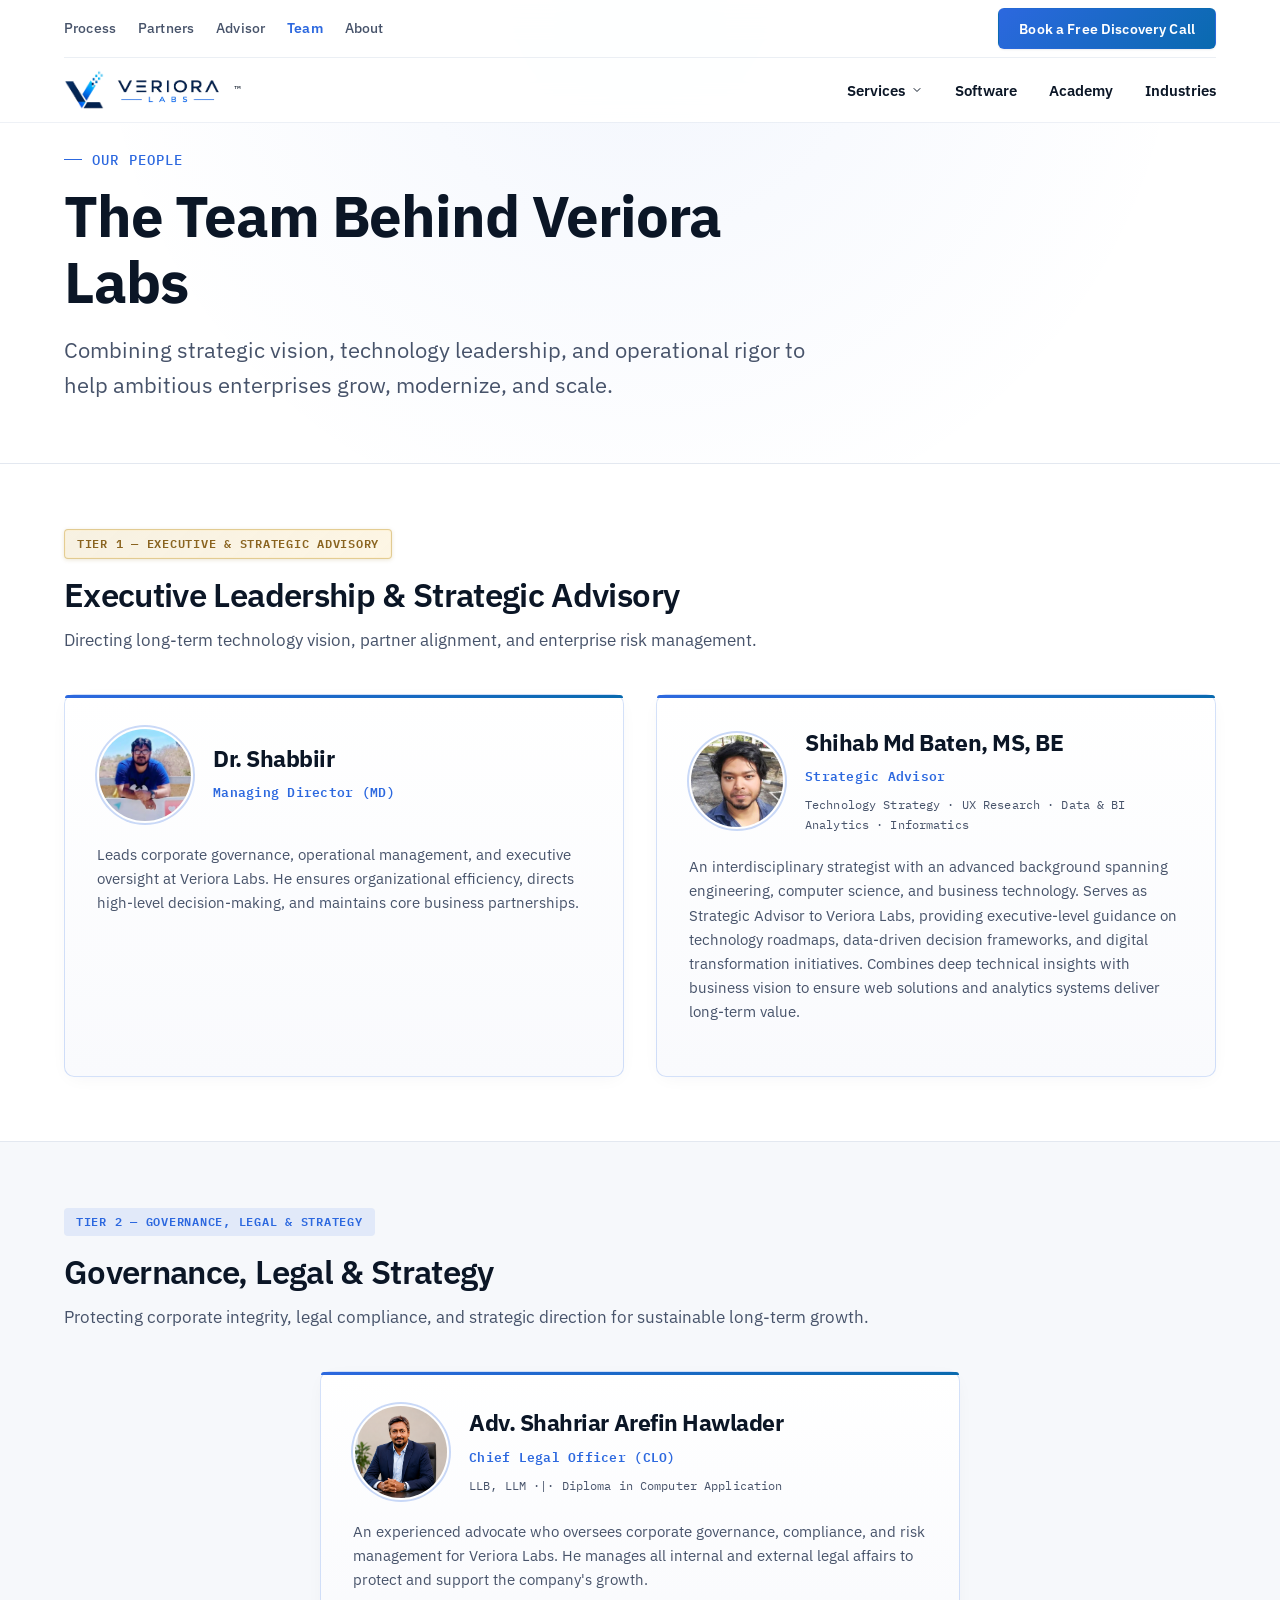
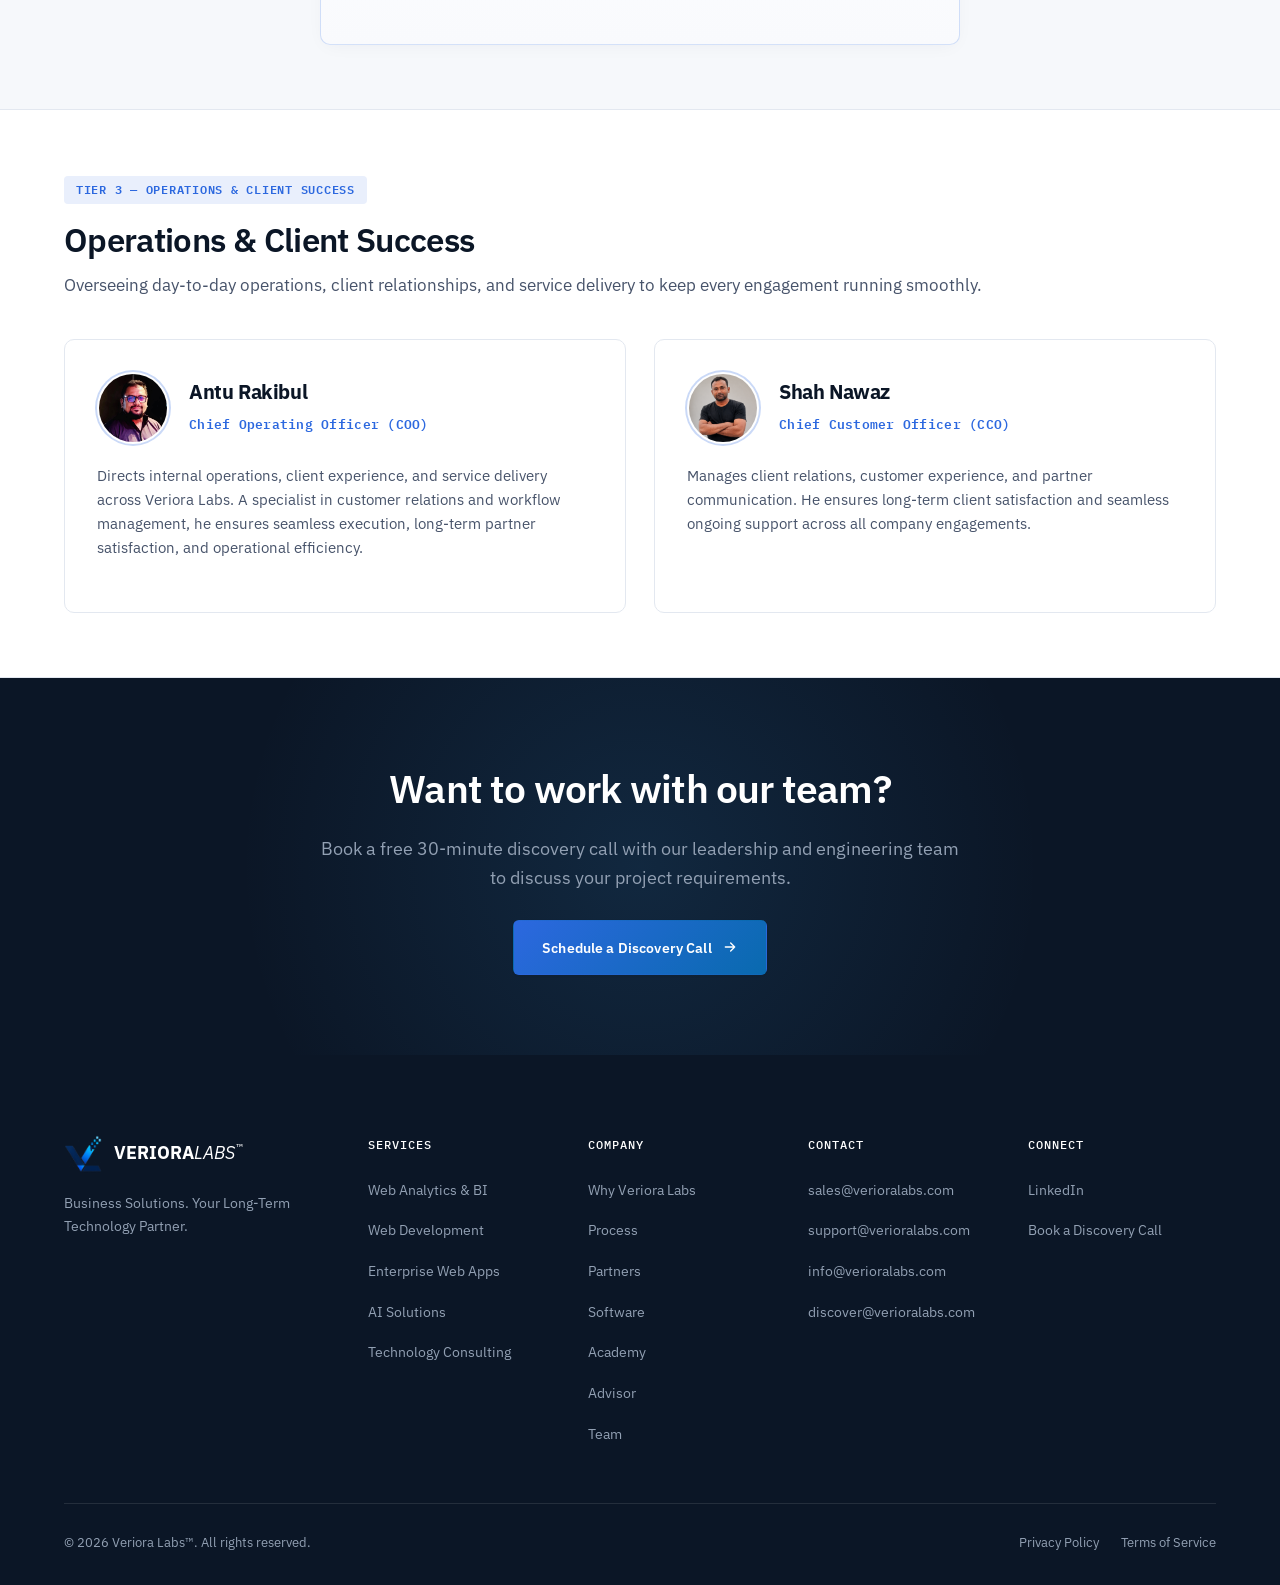
<file: team.html>
<!doctype html>
<html lang="en">
<head>
<!-- Google tag (gtag.js) -->
<script async src="https://www.googletagmanager.com/gtag/js?id=G-XEZ7PN2LDY"></script>
<script>
  window.dataLayer = window.dataLayer || [];
  function gtag(){dataLayer.push(arguments);}
  gtag('js', new Date());
  gtag('config', 'G-XEZ7PN2LDY');
</script>

<meta charset="UTF-8">
<meta name="viewport" content="width=device-width, initial-scale=1.0">
<title>Our Team — Veriora Labs | Executive Leadership & Operations</title>
<meta name="description" content="Meet the leadership, governance, and operations team powering Veriora Labs. Executive leadership, legal counsel, and client success leaders committed to your long-term technology success.">
<link rel="canonical" href="https://www.verioralabs.com/team.html">

<!-- Favicon -->
<link rel="shortcut icon" href="favicon.ico?v=20260811">
<link rel="icon" type="image/png" sizes="32x32" href="images/icons/favicon-32.png?v=20260811">
<link rel="icon" type="image/png" sizes="64x64" href="images/icons/favicon-64.png?v=20260811">
<link rel="apple-touch-icon" href="images/icons/apple-touch-icon.png?v=20260811">
<link rel="manifest" href="manifest.json?v=20260811">
<meta name="theme-color" content="#0B1626">

<!-- Open Graph -->
<meta property="og:type" content="website">
<meta property="og:site_name" content="Veriora Labs">
<meta property="og:title" content="Our Team — Veriora Labs | Executive Leadership & Operations">
<meta property="og:description" content="Meet the executive, technical, and operational team behind Veriora Labs.">
<meta property="og:url" content="https://www.verioralabs.com/team.html">
<meta property="og:image" content="https://www.verioralabs.com/images/logo.png?v=20260811">

<!-- Fonts -->
<link rel="preconnect" href="https://fonts.googleapis.com">
<link rel="preconnect" href="https://fonts.gstatic.com" crossorigin>
<link href="https://fonts.googleapis.com/css2?family=IBM+Plex+Sans:wght@400;500;600;700&family=IBM+Plex+Mono:wght@400;500&display=swap" rel="stylesheet">

<link rel="stylesheet" href="styles.css?v=20260811">
</head>
<body>

<a class="skip-link" href="#main" style="position:absolute;left:-9999px;">Skip to content</a>

<!-- ============ HEADER ============ -->
<header class="site-header" id="siteHeader">
  <div class="container">
    <!-- TOP ROW (Utility & Secondary Links) -->
    <div class="header-top-row">
      <div class="top-row-left">
        <a href="index.html#process" class="top-link">Process</a>
        <a href="partners.html" class="top-link">Partners</a>
        <a href="#advisor" class="top-link">Advisor</a>
        <a href="team.html" class="top-link active" style="color:var(--signal); font-weight:600;">Team</a>
        <a href="index.html#promise" class="top-link">About</a>
      </div>
      <div class="top-row-right">
        <a class="btn btn-primary top-cta-btn" href="#discovery-call" data-open-modal="bookingModal">Book a Free Discovery Call</a>
      </div>
    </div>

    <!-- BOTTOM ROW (Core Offerings & Main Navigation) -->
    <div class="header-bottom-row">
      <div class="bottom-row-left">
        <a href="index.html" class="brand" aria-label="Veriora Labs — Home">
          <img class="brand-icon" src="images/icons/logo-icon.png?v=20260811" alt="">
          <img class="brand-wordmark" src="images/icons/logo-wordmark.png?v=20260811" alt="Veriora Labs"><sup class="brand-tm" aria-hidden="true">&#8482;</sup>
        </a>
      </div>

      <div class="bottom-row-center">
        <nav class="main-nav" id="mainNav">
          <details class="nav-dropdown">
            <summary>Services <svg class="caret" width="14" height="14" viewBox="0 0 24 24" fill="none" stroke="currentColor" stroke-width="2" stroke-linecap="round" stroke-linejoin="round"><path d="M6 9l6 6 6-6"/></svg></summary>
            <div class="dropdown-panel">
              <a href="web-analytics.html">Web Analytics &amp; BI</a>
              <a href="web-development.html">Web Development</a>
              <a href="enterprise-web-applications.html">Enterprise Web Applications</a>
              <a href="ai-business-solutions.html">AI Solutions</a>
              <a href="technology-consulting.html">Technology Consulting</a>
            </div>
          </details>
          <a href="software.html" class="nav-item">Software</a>
          <a href="academy.html" class="nav-item">Academy</a>
          <a href="index.html#industries" class="nav-item">Industries</a>
        </nav>
      </div>

      <!-- Mobile Hamburger Toggle -->
      <button class="nav-toggle" id="navToggle" aria-label="Toggle menu" aria-expanded="false">
        <span></span><span></span><span></span>
      </button>
    </div>

    <!-- MOBILE MENU DRAWER -->
    <div class="mobile-nav-drawer" id="mobileNavDrawer">
      <div class="mobile-nav-content">
        <div class="mobile-nav-section">
          <span class="mobile-nav-label">Core Offerings</span>
          <details class="mobile-dropdown">
            <summary>Services <svg class="caret" width="14" height="14" viewBox="0 0 24 24" fill="none" stroke="currentColor" stroke-width="2" stroke-linecap="round" stroke-linejoin="round"><path d="M6 9l6 6 6-6"/></svg></summary>
            <div class="mobile-dropdown-panel">
              <a href="web-analytics.html">Web Analytics &amp; BI</a>
              <a href="web-development.html">Web Development</a>
              <a href="enterprise-web-applications.html">Enterprise Web Applications</a>
              <a href="ai-business-solutions.html">AI Solutions</a>
              <a href="technology-consulting.html">Technology Consulting</a>
            </div>
          </details>
          <a href="software.html" class="mobile-nav-item">Software</a>
          <a href="academy.html" class="mobile-nav-item">Academy</a>
          <a href="index.html#industries" class="mobile-nav-item">Industries</a>
        </div>
        <div class="mobile-nav-divider"></div>
        <div class="mobile-nav-section">
          <span class="mobile-nav-label">Company</span>
          <a href="index.html#process" class="mobile-nav-item">Process</a>
          <a href="partners.html" class="mobile-nav-item">Partners</a>
          <a href="#advisor" class="mobile-nav-item">Advisor</a>
          <a href="team.html" class="mobile-nav-item" style="color:var(--signal); font-weight:600;">Team</a>
          <a href="index.html#promise" class="mobile-nav-item">About</a>
        </div>
        <div class="mobile-nav-cta">
          <a class="btn btn-primary btn-block" href="#discovery-call" data-open-modal="bookingModal">Book a Free Discovery Call</a>
        </div>
      </div>
    </div>
  </div>
</header>

<main id="main">

  <!-- ============ HERO ============ -->
  <section class="team-hero">
    <div class="container">
      <div class="team-hero-content">
        <span class="eyebrow">Our People</span>
        <h1>The Team Behind Veriora Labs</h1>
        <p>Combining strategic vision, technology leadership, and operational rigor to help ambitious enterprises grow, modernize, and scale.</p>
      </div>
    </div>
  </section>

  <!-- ============ TIER 1: EXECUTIVE & STRATEGIC ADVISORY ============ -->
  <section class="team-tier-section" id="advisor">
    <div class="container">
      <div class="tier-header">
        <span class="tier-badge tier-badge-gold">Tier 1 — Executive &amp; Strategic Advisory</span>
        <h2>Executive Leadership &amp; Strategic Advisory</h2>
        <p>Directing long-term technology vision, partner alignment, and enterprise risk management.</p>
      </div>

      <div class="tier-1-grid">
        <!-- MD Card -->
        <div class="team-card team-card-tier-1">
          <div class="team-card-top">
            <div class="team-avatar-wrap">
              <img src="images/team/md-shabbir.jpg?v=20260811" alt="Dr. Shabbiir" onerror="this.style.display='none';this.nextElementSibling.style.display='flex';">
              <div class="team-avatar-placeholder" style="display:none;">DS</div>
            </div>
            <div class="team-info">
              <h3 class="team-name">Dr. Shabbiir</h3>
              <span class="team-role">Managing Director (MD)</span>
            </div>
          </div>
          <p class="team-bio">Leads corporate governance, operational management, and executive oversight at Veriora Labs. He ensures organizational efficiency, directs high-level decision-making, and maintains core business partnerships.</p>
        </div>

        <!-- Strategic Advisor Card -->
        <div class="team-card team-card-tier-1" id="leadership">
          <div class="team-card-top">
            <div class="team-avatar-wrap">
              <img src="images/leadership/strategic-advisor.jpg?v=20260811" alt="Shihab Md Baten, Strategic Advisor" onerror="this.style.display='none';this.nextElementSibling.style.display='flex';">
              <div class="team-avatar-placeholder" style="display:none;">SB</div>
            </div>
            <div class="team-info">
              <h3 class="team-name">Shihab Md Baten, MS, BE</h3>
              <span class="team-role">Strategic Advisor</span>
              <span class="team-degree">Technology Strategy &middot; UX Research &middot; Data &amp; BI Analytics &middot; Informatics</span>
            </div>
          </div>
          <p class="team-bio">An interdisciplinary strategist with an advanced background spanning engineering, computer science, and business technology. Serves as Strategic Advisor to Veriora Labs, providing executive-level guidance on technology roadmaps, data-driven decision frameworks, and digital transformation initiatives. Combines deep technical insights with business vision to ensure web solutions and analytics systems deliver long-term value.</p>
        </div>
      </div>
    </div>
  </section>

  <!-- ============ TIER 2: GOVERNANCE, LEGAL & STRATEGY ============ -->
  <section class="team-tier-section tier-dark-bg">
    <div class="container">
      <div class="tier-header">
        <span class="tier-badge">Tier 2 — Governance, Legal &amp; Strategy</span>
        <h2>Governance, Legal &amp; Strategy</h2>
        <p>Protecting corporate integrity, legal compliance, and strategic direction for sustainable long-term growth.</p>
      </div>

      <div class="tier-single-grid">
        <!-- CLO Card -->
        <div class="team-card team-card-tier-1">
          <div class="team-card-top">
            <div class="team-avatar-wrap">
              <img src="images/team/shahriar-arefin-hawlader.png?v=20260811" alt="Adv. Shahriar Arefin Hawlader" onerror="this.style.display='none';this.nextElementSibling.style.display='flex';">
              <div class="team-avatar-placeholder" style="display:none;">SH</div>
            </div>
            <div class="team-info">
              <h3 class="team-name">Adv. Shahriar Arefin Hawlader</h3>
              <span class="team-role">Chief Legal Officer (CLO)</span>
              <span class="team-degree">LLB, LLM &middot;|&middot; Diploma in Computer Application</span>
            </div>
          </div>
          <p class="team-bio">An experienced advocate who oversees corporate governance, compliance, and risk management for Veriora Labs. He manages all internal and external legal affairs to protect and support the company's growth.</p>
        </div>
      </div>
    </div>
  </section>

  <!-- ============ TIER 3: OPERATIONS & CLIENT SUCCESS ============ -->
  <section class="team-tier-section">
    <div class="container">
      <div class="tier-header">
        <span class="tier-badge">Tier 3 — Operations &amp; Client Success</span>
        <h2>Operations &amp; Client Success</h2>
        <p>Overseeing day-to-day operations, client relationships, and service delivery to keep every engagement running smoothly.</p>
      </div>

      <div class="tier-2-grid">
        <!-- COO Card -->
        <div class="team-card">
          <div class="team-card-top">
            <div class="team-avatar-wrap">
              <img src="images/team/antu-rakibul.jpg?v=20260811" alt="Antu Rakibul" onerror="this.style.display='none';this.nextElementSibling.style.display='flex';">
              <div class="team-avatar-placeholder" style="display:none;">AR</div>
            </div>
            <div class="team-info">
              <h3 class="team-name">Antu Rakibul</h3>
              <span class="team-role">Chief Operating Officer (COO)</span>
            </div>
          </div>
          <p class="team-bio">Directs internal operations, client experience, and service delivery across Veriora Labs. A specialist in customer relations and workflow management, he ensures seamless execution, long-term partner satisfaction, and operational efficiency.</p>
        </div>

        <!-- CCO Card -->
        <div class="team-card">
          <div class="team-card-top">
            <div class="team-avatar-wrap">
              <img src="images/team/shah-nawaz.png?v=20260811" alt="Shah Nawaz" onerror="this.style.display='none';this.nextElementSibling.style.display='flex';">
              <div class="team-avatar-placeholder" style="display:none;">SN</div>
            </div>
            <div class="team-info">
              <h3 class="team-name">Shah Nawaz</h3>
              <span class="team-role">Chief Customer Officer (CCO)</span>
            </div>
          </div>
          <p class="team-bio">Manages client relations, customer experience, and partner communication. He ensures long-term client satisfaction and seamless ongoing support across all company engagements.</p>
        </div>
      </div>
    </div>
  </section>

  <!-- ============ CALLOUT BANNER ============ -->
  <section class="team-cta-banner">
    <div class="container">
      <div class="team-cta-content">
        <h2>Want to work with our team?</h2>
        <p>Book a free 30-minute discovery call with our leadership and engineering team to discuss your project requirements.</p>
        <a class="btn btn-primary" href="#discovery-call" data-open-modal="bookingModal">
          Schedule a Discovery Call
          <svg viewBox="0 0 24 24" fill="none" stroke="currentColor" stroke-width="2" stroke-linecap="round" stroke-linejoin="round"><path d="M5 12h14M13 6l6 6-6 6"/></svg>
        </a>
      </div>
    </div>
  </section>

</main>

<!-- ============ FOOTER ============ -->
<footer class="site-footer">
  <div class="container">
    <div class="footer-top">
      <div class="footer-brand">
        <a href="index.html" class="brand" aria-label="Veriora Labs — Home">
          <img class="brand-mark" src="images/icons/logo-icon.png?v=20260811" alt="" aria-hidden="true">
          <span class="brand-text"><strong>VERIORA</strong><em>LABS</em><sup class="brand-tm" aria-hidden="true">&#8482;</sup></span>
        </a>
        <p>Business Solutions. Your Long-Term Technology Partner.</p>
      </div>
      <div class="footer-col">
        <h4>Services</h4>
        <ul>
          <li><a href="web-analytics.html">Web Analytics &amp; BI</a></li>
          <li><a href="web-development.html">Web Development</a></li>
          <li><a href="enterprise-web-applications.html">Enterprise Web Apps</a></li>
          <li><a href="ai-business-solutions.html">AI Solutions</a></li>
          <li><a href="technology-consulting.html">Technology Consulting</a></li>
        </ul>
      </div>
      <div class="footer-col">
        <h4>Company</h4>
        <ul>
          <li><a href="index.html#why">Why Veriora Labs</a></li>
          <li><a href="index.html#process">Process</a></li>
          <li><a href="partners.html">Partners</a></li>
          <li><a href="software.html">Software</a></li>
          <li><a href="academy.html">Academy</a></li>
          <li><a href="#advisor">Advisor</a></li>
          <li><a href="team.html">Team</a></li>
        </ul>
      </div>
      <div class="footer-col">
        <h4>Contact</h4>
        <ul>
          <li><a href="mailto:sales@verioralabs.com">sales@verioralabs.com</a></li>
          <li><a href="mailto:support@verioralabs.com">support@verioralabs.com</a></li>
          <li><a href="mailto:info@verioralabs.com">info@verioralabs.com</a></li>
          <li><a href="mailto:discover@verioralabs.com">discover@verioralabs.com</a></li>
        </ul>
      </div>
      <div class="footer-col">
        <h4>Connect</h4>
        <ul>
          <li><a href="https://www.linkedin.com/company/verioralabs" target="_blank" rel="noopener">LinkedIn</a></li>
          <li><a href="#discovery-call" data-open-modal="bookingModal">Book a Discovery Call</a></li>
        </ul>
      </div>
    </div>
    <div class="footer-bottom">
      <span>&copy; <span id="year"></span> Veriora Labs&#8482;. All rights reserved.</span>
      <div class="legal-links">
        <a href="privacy.html">Privacy Policy</a>
        <a href="terms.html">Terms of Service</a>
      </div>
    </div>
  </div>
</footer>

<!-- ============ BOOKING MODAL ============ -->
<div class="modal-overlay" id="bookingModal" aria-hidden="true">
  <div class="modal-panel" role="dialog" aria-modal="true" aria-labelledby="bookingModalTitle">
    <button type="button" class="modal-close" id="bookingModalClose" aria-label="Close dialog">
      <svg viewBox="0 0 24 24" fill="none" stroke="currentColor" stroke-width="2" stroke-linecap="round" stroke-linejoin="round"><path d="M18 6L6 18M6 6l12 12"/></svg>
    </button>

    <div class="modal-head">
      <span class="eyebrow">Start Here</span>
      <h3 id="bookingModalTitle">Book a Free Discovery Call</h3>
      <p>Pick whichever way works best for you.</p>
    </div>

    <div class="modal-tabs" role="tablist">
      <button type="button" class="modal-tab is-active" data-tab="schedule" role="tab" aria-selected="true">Pick a time</button>
      <button type="button" class="modal-tab" data-tab="message" role="tab" aria-selected="false">Send a message</button>
      <button type="button" class="modal-tab" data-tab="other" role="tab" aria-selected="false">Other ways to reach us</button>
    </div>

    <div class="modal-panels">
      <div class="modal-tabpanel is-active" data-panel="schedule" role="tabpanel">
        <div class="calendly-embed" id="calendlyEmbed" data-calendly-url="https://calendly.com/shihab-verioralabs/30min"></div>
        <p class="modal-fallback-note">Calendar not loading? <button type="button" class="link-btn" data-tab-switch="message">Send a message instead</button>.</p>
      </div>

      <div class="modal-tabpanel" data-panel="message" role="tabpanel">
        <form class="booking-form" action="https://api.web3forms.com/submit" method="POST" data-fallback-email="discover@verioralabs.com">
          <input type="hidden" name="access_key" value="821ddc4c-082c-40c6-b1ab-905069c6dd01">
          <input type="hidden" name="subject" value="Free Discovery Call Request — Website">
          <input type="hidden" name="from_name" value="Veriora Labs Website">
          <input type="checkbox" name="botcheck" style="display:none" tabindex="-1" autocomplete="off">
          <div class="form-row">
            <label for="bf-name">Name</label>
            <input id="bf-name" name="name" type="text" required autocomplete="name">
          </div>
          <div class="form-row">
            <label for="bf-email">Email</label>
            <input id="bf-email" name="email" type="email" required autocomplete="email">
          </div>
          <div class="form-row">
            <label for="bf-company">Company <span>(optional)</span></label>
            <input id="bf-company" name="company" type="text" autocomplete="organization">
          </div>
          <div class="form-row">
            <label for="bf-message">What are you looking to discuss?</label>
            <textarea id="bf-message" name="message" rows="4"></textarea>
          </div>
          <button type="submit" class="btn btn-primary">
            Send Request
            <svg viewBox="0 0 24 24" fill="none" stroke="currentColor" stroke-width="2" stroke-linecap="round" stroke-linejoin="round"><path d="M5 12h14M13 6l6 6-6 6"/></svg>
          </button>
          <p class="form-note" data-form-status>We reply within one business day.</p>
        </form>
      </div>

      <div class="modal-tabpanel" data-panel="other" role="tabpanel">
        <div class="contact-chips">
          <div class="contact-chip">
            <svg viewBox="0 0 24 24" fill="none" stroke="currentColor" stroke-width="1.8" stroke-linecap="round" stroke-linejoin="round"><path d="M3 5h18v14H3zM3 6l9 7 9-7"/></svg>
            <span><strong>Email</strong>discover@verioralabs.com</span>
            <button type="button" class="chip-action" data-copy-text="discover@verioralabs.com">Copy</button>
            <a class="chip-action chip-action-link" href="mailto:discover@verioralabs.com?subject=Free%20Discovery%20Call%20Request">Open email app</a>
          </div>
          <a class="contact-chip" href="https://www.linkedin.com/company/verioralabs" target="_blank" rel="noopener">
            <svg viewBox="0 0 24 24" fill="none" stroke="currentColor" stroke-width="1.8" stroke-linecap="round" stroke-linejoin="round"><path d="M4 4h16v16H4z"/><path d="M8 10v6M8 7.5v.01M12 16v-3.5c0-1.5 1-2.5 2.5-2.5S17 11 17 12.5V16M12 10v6"/></svg>
            <span><strong>LinkedIn</strong>Message us</span>
          </a>
        </div>
      </div>

    </div>
  </div>
</div>

<script src="script.js?v=20260811"></script>
</body>
</html>
</file>
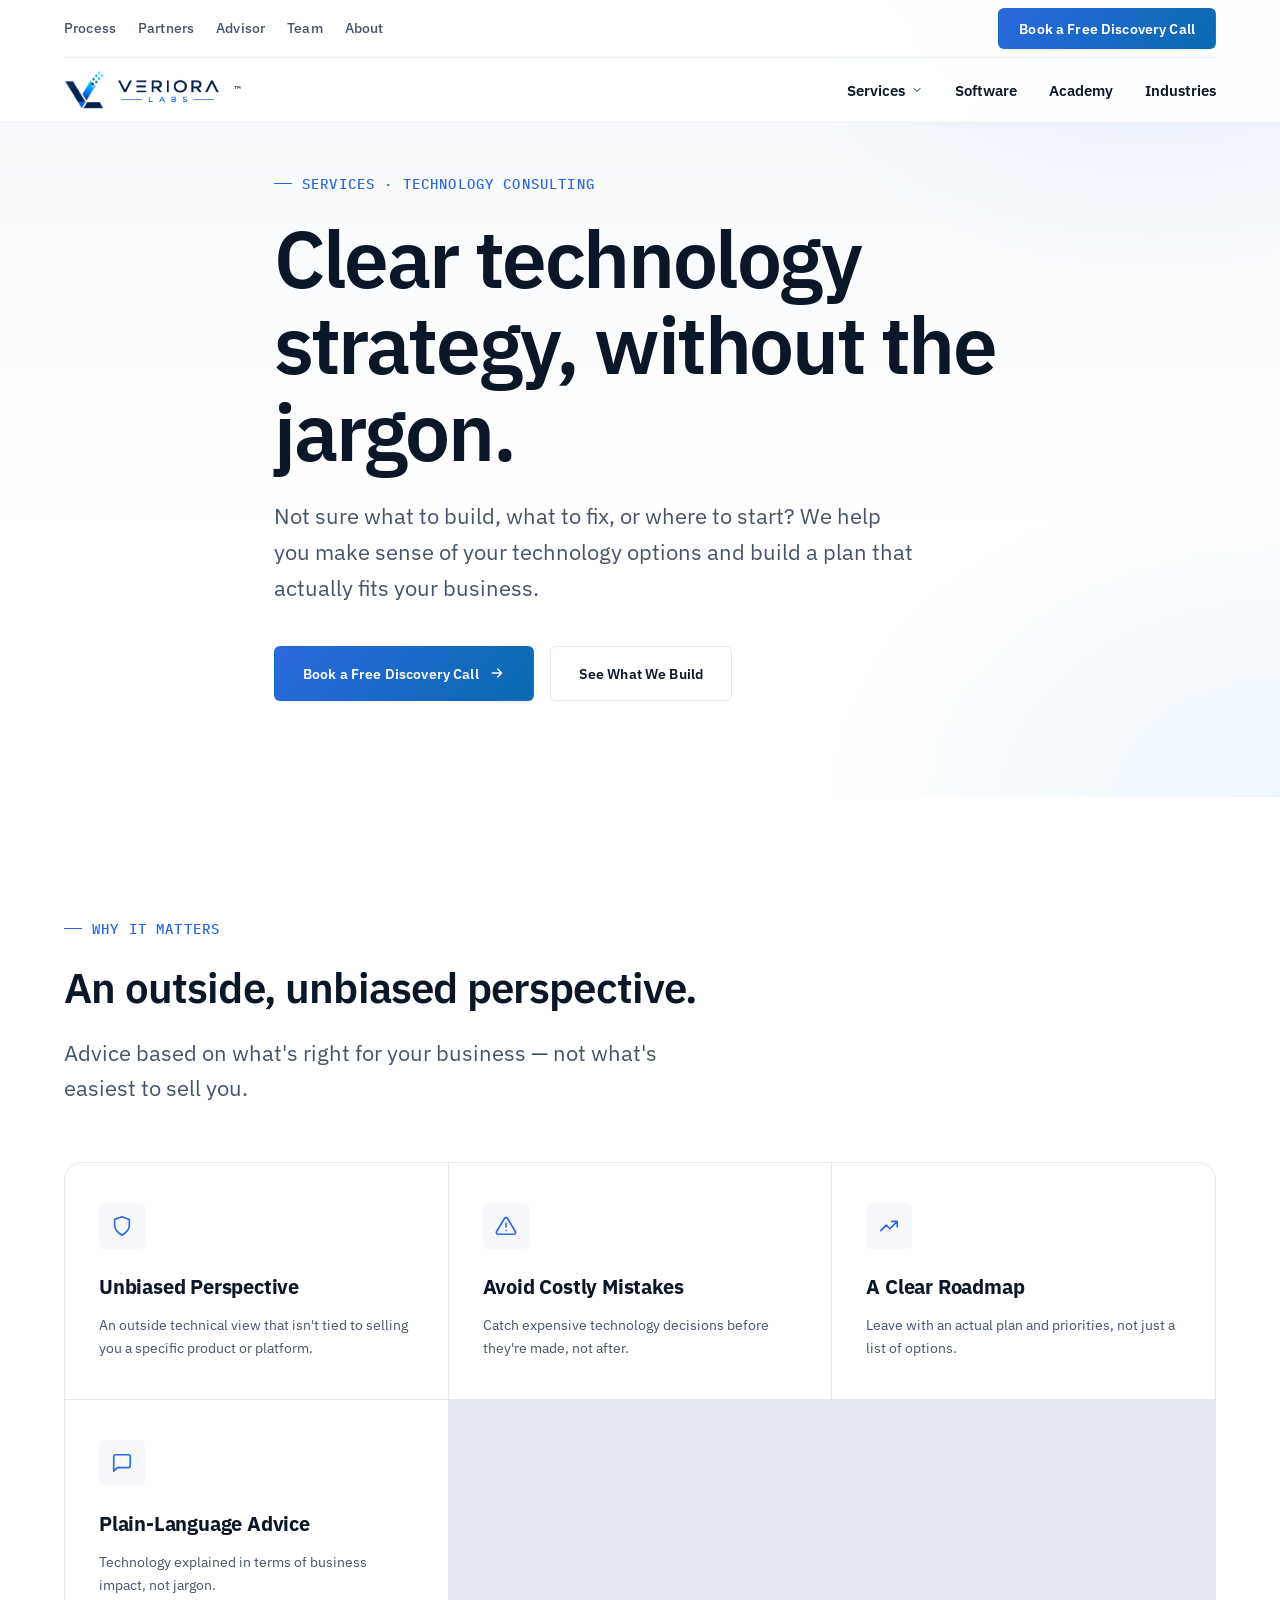
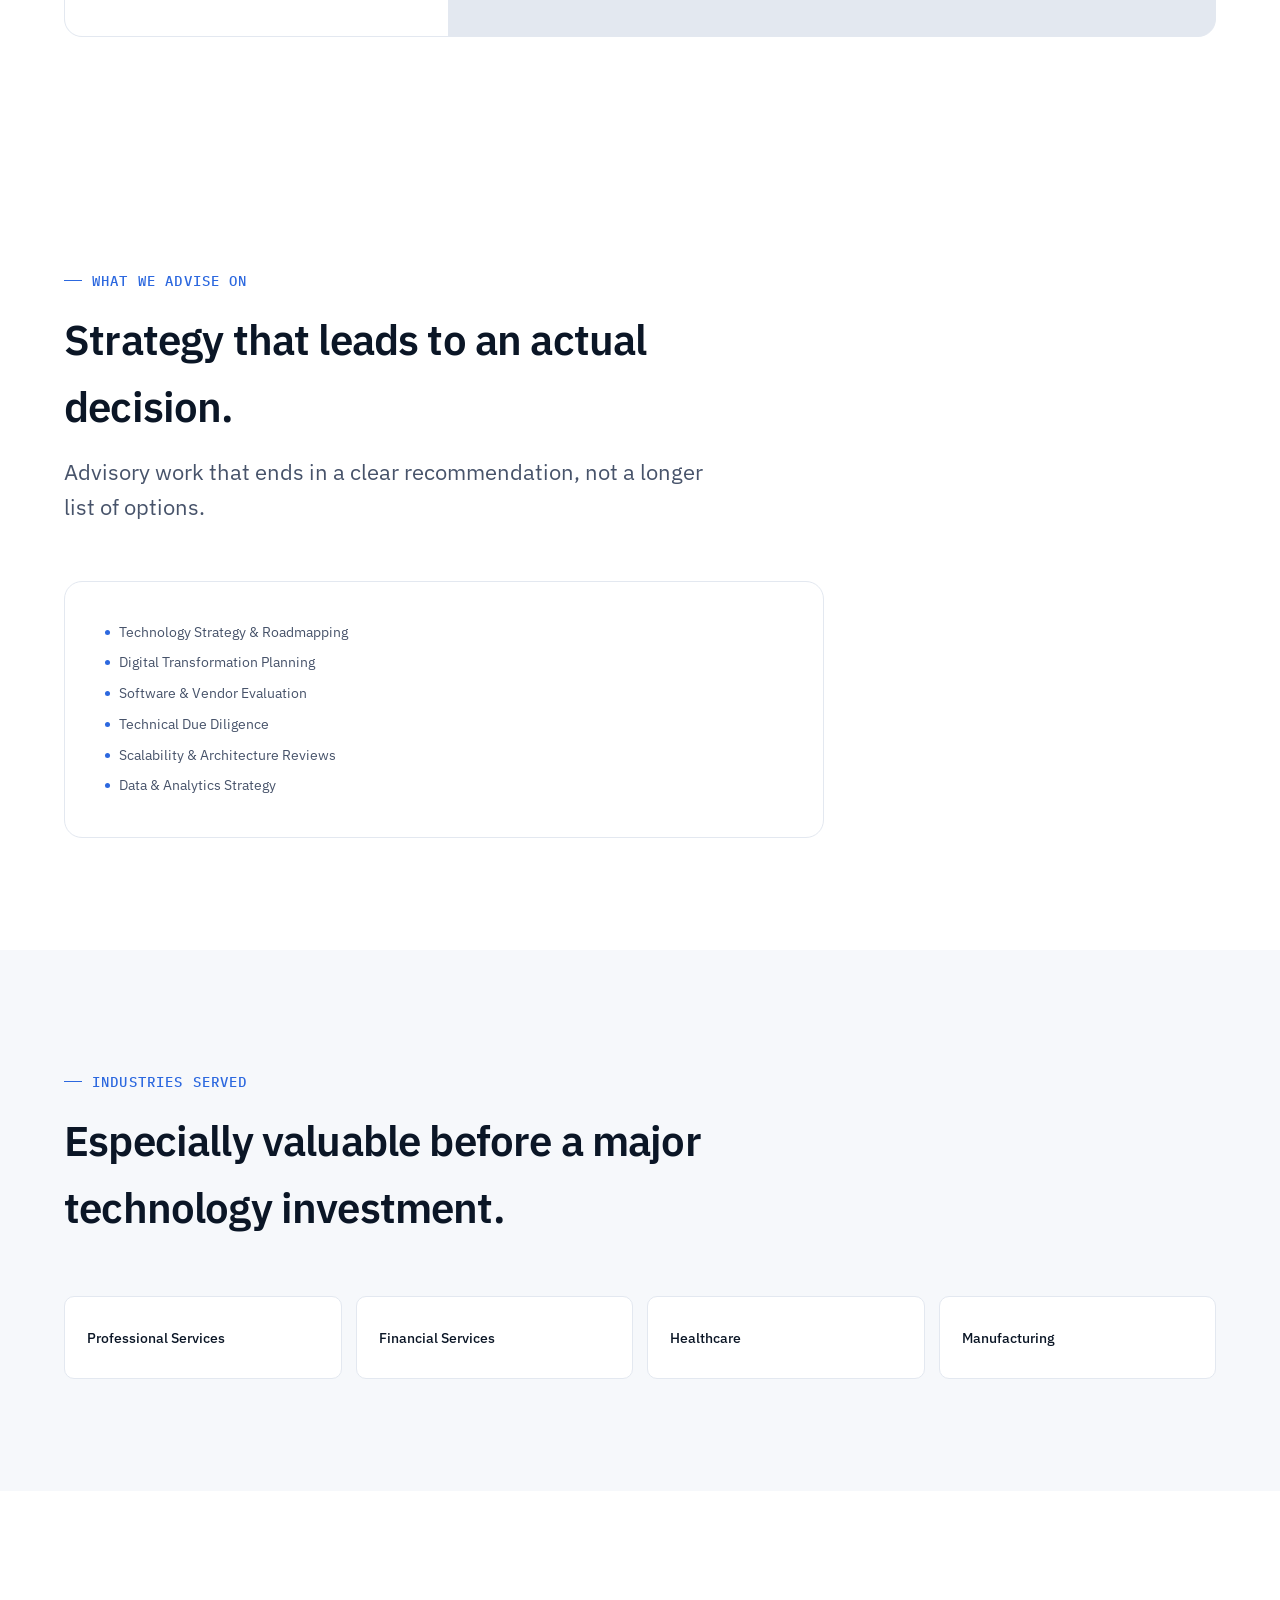
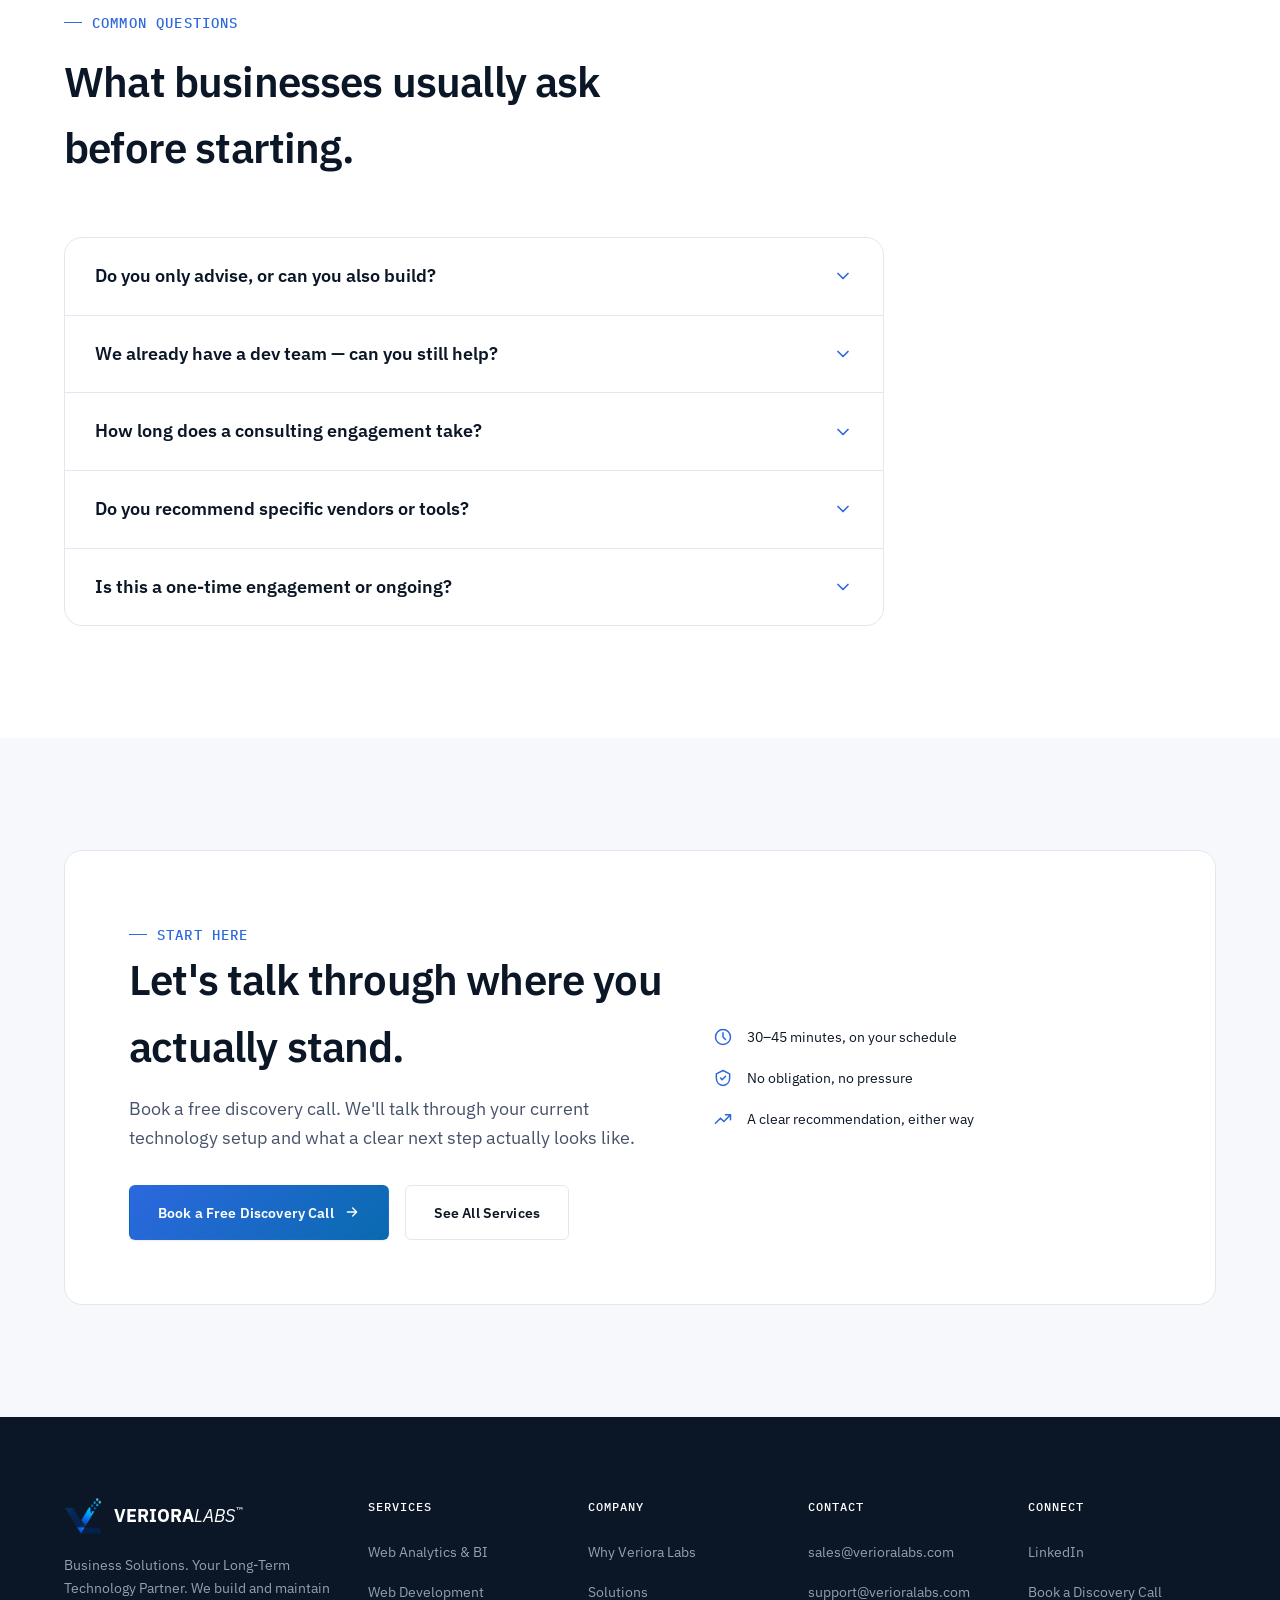
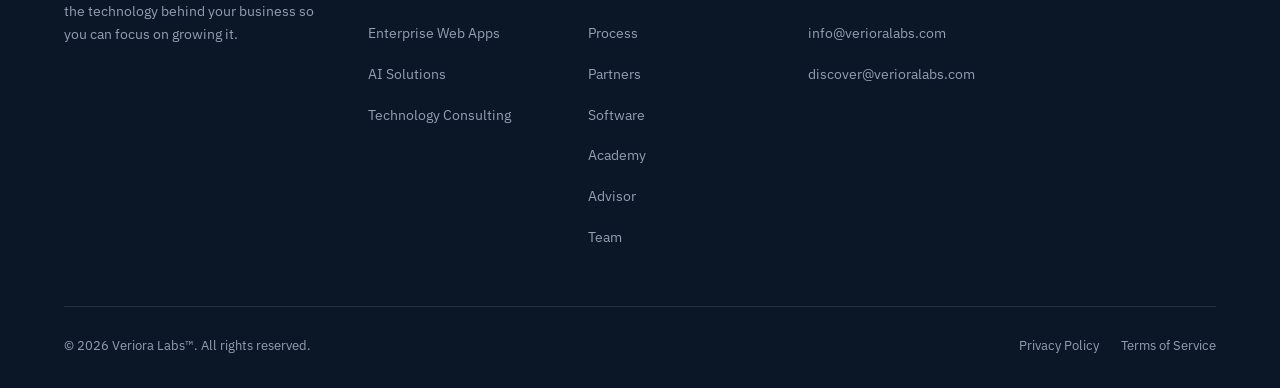
<file: technology-consulting.html>
<!doctype html>
<html lang="en">
<head>
<!-- Google tag (gtag.js) -->
<script async src="https://www.googletagmanager.com/gtag/js?id=G-XEZ7PN2LDY"></script>
<script>
  window.dataLayer = window.dataLayer || [];
  function gtag(){dataLayer.push(arguments);}
  gtag('js', new Date());
  gtag('config', 'G-XEZ7PN2LDY');
</script>
<!--
  ⚠️ Cache-busting version "v=20260811" is used on logo/css/js links below.
  Uploading a new logo, or editing styles.css/script.js? See the full note
  in index.html <head> and bump this number here too.
-->

<meta charset="UTF-8">
<meta name="viewport" content="width=device-width, initial-scale=1.0">
<title>Technology Consulting Services | Veriora Labs</title>
<meta name="description" content="Technology strategy, digital transformation planning, and vendor evaluation — clear advice in plain business language. Book a free discovery call.">
<link rel="canonical" href="https://www.verioralabs.com/technology-consulting.html">

<!-- Favicon -->
<link rel="shortcut icon" href="favicon.ico?v=20260811">
<link rel="icon" type="image/png" sizes="32x32" href="images/icons/favicon-32.png?v=20260811">
<link rel="icon" type="image/png" sizes="64x64" href="images/icons/favicon-64.png?v=20260811">
<link rel="apple-touch-icon" href="images/icons/apple-touch-icon.png?v=20260811">
<link rel="manifest" href="manifest.json?v=20260811">
<meta name="theme-color" content="#0B1626">

<!-- Open Graph -->
<meta property="og:type" content="website">
<meta property="og:site_name" content="Veriora Labs">
<meta property="og:title" content="Technology Consulting | Veriora Labs">
<meta property="og:description" content="Technology strategy, digital transformation planning, and vendor evaluation — clear advice in plain business language. Book a free discovery call.">
<meta property="og:url" content="https://www.verioralabs.com/technology-consulting.html">
<meta property="og:image" content="https://www.verioralabs.com/images/logo.png?v=20260811">

<!-- Twitter -->
<meta name="twitter:card" content="summary_large_image">
<meta name="twitter:title" content="Technology Consulting | Veriora Labs">
<meta name="twitter:description" content="Technology strategy, digital transformation planning, and vendor evaluation — clear advice in plain business language. Book a free discovery call.">
<meta name="twitter:image" content="https://www.verioralabs.com/images/logo.png?v=20260811">

<!-- Fonts -->
<link rel="preconnect" href="https://fonts.googleapis.com">
<link rel="preconnect" href="https://fonts.gstatic.com" crossorigin>
<link href="https://fonts.googleapis.com/css2?family=IBM+Plex+Sans:wght@400;500;600;700&family=IBM+Plex+Mono:wght@400;500&display=swap" rel="stylesheet">

<link rel="stylesheet" href="styles.css?v=20260811">

<script type="application/ld+json">
{
  "@context": "https://schema.org",
  "@type": "Service",
  "serviceType": "Technology Consulting",
  "name": "Technology Consulting",
  "description": "Technology strategy, digital transformation planning, and vendor evaluation \u2014 clear advice in plain business language. Book a free discovery call.",
  "provider": {
    "@type": "Organization",
    "name": "Veriora Labs",
    "url": "https://www.verioralabs.com"
  },
  "areaServed": [
    "United States",
    "Canada",
    "United Kingdom",
    "Ireland",
    "Germany",
    "France",
    "Netherlands",
    "Belgium",
    "Switzerland",
    "Austria",
    "Luxembourg",
    "Sweden",
    "Norway",
    "Denmark",
    "Japan",
    "South Korea",
    "Singapore",
    "Hong Kong",
    "Taiwan",
    "Australia",
    "New Zealand",
    "United Arab Emirates",
    "Saudi Arabia",
    "Qatar",
    "Bahrain",
    "Oman",
    "Kuwait",
    "Israel"
  ],
  "url": "https://www.verioralabs.com/technology-consulting.html"
}
</script>
<script type="application/ld+json">
{
  "@context": "https://schema.org",
  "@type": "FAQPage",
  "mainEntity": [
    {
      "@type": "Question",
      "name": "Do you only advise, or can you also build?",
      "acceptedAnswer": {
        "@type": "Answer",
        "text": "Both \u2014 many consulting engagements lead directly into a build with our team, but there's no obligation to continue past the advisory stage."
      }
    },
    {
      "@type": "Question",
      "name": "We already have a dev team \u2014 can you still help?",
      "acceptedAnswer": {
        "@type": "Answer",
        "text": "Yes \u2014 we often work alongside existing internal or agency teams as an outside strategic perspective, not a replacement."
      }
    },
    {
      "@type": "Question",
      "name": "How long does a consulting engagement take?",
      "acceptedAnswer": {
        "@type": "Answer",
        "text": "It depends on scope \u2014 a focused strategy session can be a single engagement, while a full roadmap typically takes two to four weeks."
      }
    },
    {
      "@type": "Question",
      "name": "Do you recommend specific vendors or tools?",
      "acceptedAnswer": {
        "@type": "Answer",
        "text": "Only when it's genuinely the right fit \u2014 our recommendations aren't tied to any reseller or partnership arrangement."
      }
    },
    {
      "@type": "Question",
      "name": "Is this a one-time engagement or ongoing?",
      "acceptedAnswer": {
        "@type": "Answer",
        "text": "Either \u2014 some clients need a single strategic review, others prefer ongoing quarterly technology advisory."
      }
    }
  ]
}
</script>
</head>
<body>

<a class="skip-link" href="#main" style="position:absolute;left:-9999px;">Skip to content</a>

<!-- ============ HEADER ============ -->
<header class="site-header" id="siteHeader">
  <div class="container">
    <!-- TOP ROW (Utility & Secondary Links) -->
    <div class="header-top-row">
      <div class="top-row-left">
        <a href="index.html#process" class="top-link">Process</a>
        <a href="partners.html" class="top-link">Partners</a>
        <a href="team.html#advisor" class="top-link">Advisor</a>
        <a href="team.html" class="top-link">Team</a>
        <a href="index.html#promise" class="top-link">About</a>
      </div>
      <div class="top-row-right">
        <a class="btn btn-primary top-cta-btn" href="#discovery-call" data-open-modal="bookingModal">Book a Free Discovery Call</a>
      </div>
    </div>

    <!-- BOTTOM ROW (Core Offerings & Main Navigation) -->
    <div class="header-bottom-row">
      <div class="bottom-row-left">
        <a href="index.html" class="brand" aria-label="Veriora Labs — Home">
          <img class="brand-icon" src="images/icons/logo-icon.png?v=20260811" alt="">
          <img class="brand-wordmark" src="images/icons/logo-wordmark.png?v=20260811" alt="Veriora Labs"><sup class="brand-tm" aria-hidden="true">&#8482;</sup>
        </a>
      </div>

      <div class="bottom-row-center">
        <nav class="main-nav" id="mainNav">
          <details class="nav-dropdown">
            <summary>Services <svg class="caret" width="14" height="14" viewBox="0 0 24 24" fill="none" stroke="currentColor" stroke-width="2" stroke-linecap="round" stroke-linejoin="round"><path d="M6 9l6 6 6-6"/></svg></summary>
            <div class="dropdown-panel">
              <a href="web-analytics.html">Web Analytics &amp; BI</a>
              <a href="web-development.html">Web Development</a>
              <a href="enterprise-web-applications.html">Enterprise Web Applications</a>
              <a href="ai-business-solutions.html">AI Solutions</a>
              <a href="technology-consulting.html">Technology Consulting</a>
            </div>
          </details>
          <a href="software.html" class="nav-item">Software</a>
          <a href="academy.html" class="nav-item">Academy</a>
          <a href="index.html#industries" class="nav-item">Industries</a>
        </nav>
      </div>

      <!-- Mobile Hamburger Toggle -->
      <button class="nav-toggle" id="navToggle" aria-label="Toggle menu" aria-expanded="false">
        <span></span><span></span><span></span>
      </button>
    </div>

    <!-- MOBILE MENU DRAWER (Collapses both rows into unified drawer < 992px) -->
    <div class="mobile-nav-drawer" id="mobileNavDrawer">
      <div class="mobile-nav-content">
        <div class="mobile-nav-section">
          <span class="mobile-nav-label">Core Offerings</span>
          <details class="mobile-dropdown">
            <summary>Services <svg class="caret" width="14" height="14" viewBox="0 0 24 24" fill="none" stroke="currentColor" stroke-width="2" stroke-linecap="round" stroke-linejoin="round"><path d="M6 9l6 6 6-6"/></svg></summary>
            <div class="mobile-dropdown-panel">
              <a href="web-analytics.html">Web Analytics &amp; BI</a>
              <a href="web-development.html">Web Development</a>
              <a href="enterprise-web-applications.html">Enterprise Web Applications</a>
              <a href="ai-business-solutions.html">AI Solutions</a>
              <a href="technology-consulting.html">Technology Consulting</a>
            </div>
          </details>
          <a href="software.html" class="mobile-nav-item">Software</a>
          <a href="academy.html" class="mobile-nav-item">Academy</a>
          <a href="index.html#industries" class="mobile-nav-item">Industries</a>
        </div>
        <div class="mobile-nav-divider"></div>
        <div class="mobile-nav-section">
          <span class="mobile-nav-label">Company</span>
          <a href="index.html#process" class="mobile-nav-item">Process</a>
          <a href="partners.html" class="mobile-nav-item">Partners</a>
          <a href="team.html#advisor" class="mobile-nav-item">Advisor</a>
          <a href="team.html" class="mobile-nav-item">Team</a>
          <a href="index.html#promise" class="mobile-nav-item">About</a>
        </div>
        <div class="mobile-nav-cta">
          <a class="btn btn-primary btn-block" href="#discovery-call" data-open-modal="bookingModal">Book a Free Discovery Call</a>
        </div>
      </div>
    </div>
  </div>
</header>

<main id="main">

  <!-- ============ HERO ============ -->
  <section class="partners-hero">
    <div class="container">
      <span class="eyebrow">Services · Technology Consulting</span>
      <h1>Clear technology strategy, without the jargon.</h1>
      <p class="lede">Not sure what to build, what to fix, or where to start? We help you make sense of your technology options and build a plan that actually fits your business.</p>
      <div class="hero-actions">
        <a class="btn btn-primary" href="#discovery-call" data-open-modal="bookingModal">
          Book a Free Discovery Call
          <svg viewBox="0 0 24 24" fill="none" stroke="currentColor" stroke-width="2" stroke-linecap="round" stroke-linejoin="round"><path d="M5 12h14M13 6l6 6-6 6"/></svg>
        </a>
        <a class="btn btn-ghost-dark" href="#what-we-build">See What We Build</a>
      </div>
    </div>
  </section>

  <!-- ============ BENEFITS ============ -->
  <section class="why" id="benefits">
    <div class="container">
      <div class="section-head reveal">
        <span class="eyebrow">Why It Matters</span>
        <h2>An outside, unbiased perspective.</h2>
        <p>Advice based on what's right for your business — not what's easiest to sell you.</p>
      </div>
      <div class="card-grid">
        <div class="why-card reveal">
          <div class="icon-tile"><svg viewBox="0 0 24 24" fill="none" stroke-width="1.8" stroke-linecap="round" stroke-linejoin="round"><path d="M12 2l8 3v6c0 5-3.4 8.5-8 11-4.6-2.5-8-6-8-11V5z"/></svg></div>
          <h3>Unbiased Perspective</h3>
          <p>An outside technical view that isn't tied to selling you a specific product or platform.</p>
        </div>
        <div class="why-card reveal">
          <div class="icon-tile"><svg viewBox="0 0 24 24" fill="none" stroke-width="1.8" stroke-linecap="round" stroke-linejoin="round"><path d="M12 9v4M12 17h.01M10.29 3.86L1.82 18a2 2 0 001.71 3h16.94a2 2 0 001.71-3L13.71 3.86a2 2 0 00-3.42 0z"/></svg></div>
          <h3>Avoid Costly Mistakes</h3>
          <p>Catch expensive technology decisions before they're made, not after.</p>
        </div>
        <div class="why-card reveal">
          <div class="icon-tile"><svg viewBox="0 0 24 24" fill="none" stroke-width="1.8" stroke-linecap="round" stroke-linejoin="round"><path d="M3 17l6-6 4 4 8-8M21 7v6M21 7h-6"/></svg></div>
          <h3>A Clear Roadmap</h3>
          <p>Leave with an actual plan and priorities, not just a list of options.</p>
        </div>
        <div class="why-card reveal">
          <div class="icon-tile"><svg viewBox="0 0 24 24" fill="none" stroke-width="1.8" stroke-linecap="round" stroke-linejoin="round"><path d="M21 15a2 2 0 01-2 2H7l-4 4V5a2 2 0 012-2h14a2 2 0 012 2z"/></svg></div>
          <h3>Plain-Language Advice</h3>
          <p>Technology explained in terms of business impact, not jargon.</p>
        </div>
      </div>
    </div>
  </section>

  <!-- ============ WHAT WE BUILD ============ -->
  <section class="engagement-models" id="what-we-build">
    <div class="container">
      <div class="section-head reveal">
        <span class="eyebrow">What We Advise On</span>
        <h2>Strategy that leads to an actual decision.</h2>
        <p>Advisory work that ends in a clear recommendation, not a longer list of options.</p>
      </div>
      <div class="pillar-card reveal" style="max-width:760px;">
        <ul class="pillar-list" style="margin-bottom:0;"><li>Technology Strategy &amp; Roadmapping</li><li>Digital Transformation Planning</li><li>Software &amp; Vendor Evaluation</li><li>Technical Due Diligence</li><li>Scalability &amp; Architecture Reviews</li><li>Data &amp; Analytics Strategy</li>
        </ul>
      </div>
    </div>
  </section>

  <!-- ============ INDUSTRIES SERVED ============ -->
  <section class="industries" id="industries-served">
    <div class="container">
      <div class="section-head reveal">
        <span class="eyebrow">Industries Served</span>
        <h2>Especially valuable before a major technology investment.</h2>
      </div>
      <div class="industry-grid"><div class="industry-card reveal"><rect x="4" y="3" width="16" height="18" rx="1"/><path d="M9 8h1M14 8h1M9 12h1M14 12h1M9 16h6"/><span>Professional Services</span></div><div class="industry-card reveal"><rect x="3" y="6" width="18" height="12" rx="2"/><path d="M3 10h18M7 14h4"/><span>Financial Services</span></div><div class="industry-card reveal"><path d="M12 21s-7-4.5-9.5-9A5.5 5.5 0 0112 6a5.5 5.5 0 019.5 6c-2.5 4.5-9.5 9-9.5 9z"/><path d="M12 9v6M9 12h6"/><span>Healthcare</span></div><div class="industry-card reveal"><path d="M3 21V10l7-4v15M14 21V6l7 4v11M3 21h18M7 13h.01M7 17h.01M18 13h.01M18 17h.01"/><span>Manufacturing</span></div>
      </div>
    </div>
  </section>

  <!-- ============ FAQ ============ -->
  <section class="faq" id="faq">
    <div class="container">
      <div class="section-head reveal">
        <span class="eyebrow">Common Questions</span>
        <h2>What businesses usually ask before starting.</h2>
      </div>
      <div class="faq-list reveal">
        <details class="faq-item">
          <summary>Do you only advise, or can you also build?<svg class="chev" viewBox="0 0 24 24" fill="none" stroke="currentColor" stroke-width="2" stroke-linecap="round" stroke-linejoin="round"><path d="M6 9l6 6 6-6"/></svg></summary>
          <p class="faq-answer">Both — many consulting engagements lead directly into a build with our team, but there's no obligation to continue past the advisory stage.</p>
        </details>
        <details class="faq-item">
          <summary>We already have a dev team — can you still help?<svg class="chev" viewBox="0 0 24 24" fill="none" stroke="currentColor" stroke-width="2" stroke-linecap="round" stroke-linejoin="round"><path d="M6 9l6 6 6-6"/></svg></summary>
          <p class="faq-answer">Yes — we often work alongside existing internal or agency teams as an outside strategic perspective, not a replacement.</p>
        </details>
        <details class="faq-item">
          <summary>How long does a consulting engagement take?<svg class="chev" viewBox="0 0 24 24" fill="none" stroke="currentColor" stroke-width="2" stroke-linecap="round" stroke-linejoin="round"><path d="M6 9l6 6 6-6"/></svg></summary>
          <p class="faq-answer">It depends on scope — a focused strategy session can be a single engagement, while a full roadmap typically takes two to four weeks.</p>
        </details>
        <details class="faq-item">
          <summary>Do you recommend specific vendors or tools?<svg class="chev" viewBox="0 0 24 24" fill="none" stroke="currentColor" stroke-width="2" stroke-linecap="round" stroke-linejoin="round"><path d="M6 9l6 6 6-6"/></svg></summary>
          <p class="faq-answer">Only when it's genuinely the right fit — our recommendations aren't tied to any reseller or partnership arrangement.</p>
        </details>
        <details class="faq-item">
          <summary>Is this a one-time engagement or ongoing?<svg class="chev" viewBox="0 0 24 24" fill="none" stroke="currentColor" stroke-width="2" stroke-linecap="round" stroke-linejoin="round"><path d="M6 9l6 6 6-6"/></svg></summary>
          <p class="faq-answer">Either — some clients need a single strategic review, others prefer ongoing quarterly technology advisory.</p>
        </details>
      </div>
    </div>
  </section>

  <!-- ============ FINAL CTA ============ -->
  <section class="final-cta" id="discovery-call">
    <div class="container">
      <div class="cta-panel reveal">
        <div class="cta-copy">
          <span class="eyebrow">Start Here</span>
          <h2>Let's talk through where you actually stand.</h2>
          <p class="lede">Book a free discovery call. We'll talk through your current technology setup and what a clear next step actually looks like.</p>
          <div class="cta-actions">
            <a class="btn btn-primary" href="mailto:discover@verioralabs.com?subject=Technology%20Consulting%20Inquiry" data-open-modal="bookingModal">
              Book a Free Discovery Call
              <svg viewBox="0 0 24 24" fill="none" stroke="currentColor" stroke-width="2" stroke-linecap="round" stroke-linejoin="round"><path d="M5 12h14M13 6l6 6-6 6"/></svg>
            </a>
            <a class="btn btn-ghost-dark" href="index.html#solutions">See All Services</a>
          </div>
        </div>
        <div class="cta-facts">
          <div class="cta-fact"><svg viewBox="0 0 24 24" fill="none" stroke-width="1.8" stroke-linecap="round" stroke-linejoin="round"><circle cx="12" cy="12" r="9"/><path d="M12 7v5l3 3"/></svg><span>30–45 minutes, on your schedule</span></div>
          <div class="cta-fact"><svg viewBox="0 0 24 24" fill="none" stroke-width="1.8" stroke-linecap="round" stroke-linejoin="round"><path d="M9 12l2 2 4-4M12 3l8 4v5c0 5-3.5 8.5-8 9-4.5-.5-8-4-8-9V7l8-4z"/></svg><span>No obligation, no pressure</span></div>
          <div class="cta-fact"><svg viewBox="0 0 24 24" fill="none" stroke-width="1.8" stroke-linecap="round" stroke-linejoin="round"><path d="M3 17l6-6 4 4 8-8M21 7v6M21 7h-6"/></svg><span>A clear recommendation, either way</span></div>
        </div>
      </div>
    </div>
  </section>
</main>

<!-- ============ FOOTER ============ -->
<footer class="site-footer">
  <div class="container">
    <div class="footer-top">
      <div class="footer-brand">
        <a href="/" class="brand" aria-label="Veriora Labs — Home">
          <img class="brand-mark" src="images/icons/logo-icon.png?v=20260811" alt="" aria-hidden="true">
          <span class="brand-text"><strong>VERIORA</strong><em>LABS</em><sup class="brand-tm" aria-hidden="true">&#8482;</sup></span>
        </a>
        <p>Business Solutions. Your Long-Term Technology Partner. We build and maintain the technology behind your business so you can focus on growing it.</p>
      </div>
      <div class="footer-col">
        <h4>Services</h4>
        <ul>
          <li><a href="web-analytics.html">Web Analytics &amp; BI</a></li>
          <li><a href="web-development.html">Web Development</a></li>
          <li><a href="enterprise-web-applications.html">Enterprise Web Apps</a></li>
          <li><a href="ai-business-solutions.html">AI Solutions</a></li>
          <li><a href="technology-consulting.html">Technology Consulting</a></li>
        </ul>
      </div>
      <div class="footer-col">
        <h4>Company</h4>
        <ul>
          <li><a href="index.html#why">Why Veriora Labs</a></li>
          <li><a href="index.html#solutions">Solutions</a></li>
          <li><a href="index.html#process">Process</a></li>
          <li><a href="partners.html">Partners</a></li>
          <li><a href="software.html">Software</a></li>
          <li><a href="academy.html">Academy</a></li>
          <li><a href="team.html#advisor">Advisor</a></li>
          <li><a href="team.html">Team</a></li>
        </ul>
      </div>
      <div class="footer-col">
        <h4>Contact</h4>
        <ul>
          <li><a href="mailto:sales@verioralabs.com">sales@verioralabs.com</a></li>
          <li><a href="mailto:support@verioralabs.com">support@verioralabs.com</a></li>
          <li><a href="mailto:info@verioralabs.com">info@verioralabs.com</a></li>
          <li><a href="mailto:discover@verioralabs.com">discover@verioralabs.com</a></li>
        </ul>
      </div>
      <div class="footer-col">
        <h4>Connect</h4>
        <ul>
          <li><a href="https://www.linkedin.com/company/verioralabs" target="_blank" rel="noopener">LinkedIn</a></li>
          <li><a href="#discovery-call" data-open-modal="bookingModal">Book a Discovery Call</a></li>
        </ul>
      </div>
    </div>
    <div class="footer-bottom">
      <span>&copy; <span id="year"></span> Veriora Labs&#8482;. All rights reserved.</span>
      <div class="legal-links">
        <a href="privacy.html">Privacy Policy</a>
        <a href="terms.html">Terms of Service</a>
      </div>
    </div>
  </div>
</footer>

<!-- ============ BOOKING MODAL ============ -->
<div class="modal-overlay" id="bookingModal" aria-hidden="true">
  <div class="modal-panel" role="dialog" aria-modal="true" aria-labelledby="bookingModalTitle">
    <button type="button" class="modal-close" id="bookingModalClose" aria-label="Close dialog">
      <svg viewBox="0 0 24 24" fill="none" stroke="currentColor" stroke-width="2" stroke-linecap="round" stroke-linejoin="round"><path d="M18 6L6 18M6 6l12 12"/></svg>
    </button>

    <div class="modal-head">
      <span class="eyebrow">Start Here</span>
      <h3 id="bookingModalTitle">Book a Free Discovery Call</h3>
      <p>Pick whichever way works best for you.</p>
    </div>

    <div class="modal-tabs" role="tablist">
      <button type="button" class="modal-tab is-active" data-tab="schedule" role="tab" aria-selected="true">Pick a time</button>
      <button type="button" class="modal-tab" data-tab="message" role="tab" aria-selected="false">Send a message</button>
      <button type="button" class="modal-tab" data-tab="other" role="tab" aria-selected="false">Other ways to reach us</button>
    </div>

    <div class="modal-panels">

      <div class="modal-tabpanel is-active" data-panel="schedule" role="tabpanel">
        <div class="calendly-embed" id="calendlyEmbed" data-calendly-url="https://calendly.com/shihab-verioralabs/30min"></div>
        <p class="modal-fallback-note">Calendar not loading? <button type="button" class="link-btn" data-tab-switch="message">Send a message instead</button>.</p>
      </div>

      <div class="modal-tabpanel" data-panel="message" role="tabpanel">
        <form class="booking-form" action="https://api.web3forms.com/submit" method="POST" data-fallback-email="discover@verioralabs.com">
          <input type="hidden" name="access_key" value="821ddc4c-082c-40c6-b1ab-905069c6dd01">
          <input type="hidden" name="subject" value="Discovery Call Request — Website">
          <input type="hidden" name="from_name" value="Veriora Labs Website">
          <input type="checkbox" name="botcheck" style="display:none" tabindex="-1" autocomplete="off">
          <div class="form-row">
            <label for="bf-name">Name</label>
            <input id="bf-name" name="name" type="text" required autocomplete="name">
          </div>
          <div class="form-row">
            <label for="bf-email">Email</label>
            <input id="bf-email" name="email" type="email" required autocomplete="email">
          </div>
          <div class="form-row">
            <label for="bf-company">Company <span>(optional)</span></label>
            <input id="bf-company" name="company" type="text" autocomplete="organization">
          </div>
          <div class="form-row">
            <label for="bf-message">What are you looking to discuss?</label>
            <textarea id="bf-message" name="message" rows="4"></textarea>
          </div>
          <button type="submit" class="btn btn-primary">
            Send Request
            <svg viewBox="0 0 24 24" fill="none" stroke="currentColor" stroke-width="2" stroke-linecap="round" stroke-linejoin="round"><path d="M5 12h14M13 6l6 6-6 6"/></svg>
          </button>
          <p class="form-note" data-form-status>We reply within one business day.</p>
        </form>
      </div>

      <div class="modal-tabpanel" data-panel="other" role="tabpanel">
        <div class="contact-chips">
          <div class="contact-chip">
            <svg viewBox="0 0 24 24" fill="none" stroke="currentColor" stroke-width="1.8" stroke-linecap="round" stroke-linejoin="round"><path d="M3 5h18v14H3zM3 6l9 7 9-7"/></svg>
            <span><strong>Email</strong>discover@verioralabs.com</span>
            <button type="button" class="chip-action" data-copy-text="discover@verioralabs.com">Copy</button>
            <a class="chip-action chip-action-link" href="mailto:discover@verioralabs.com?subject=Discovery%20Call%20Request">Open email app</a>
          </div>
          <a class="contact-chip" href="https://www.linkedin.com/company/verioralabs" target="_blank" rel="noopener">
            <svg viewBox="0 0 24 24" fill="none" stroke="currentColor" stroke-width="1.8" stroke-linecap="round" stroke-linejoin="round"><path d="M4 4h16v16H4z"/><path d="M8 10v6M8 7.5v.01M12 16v-3.5c0-1.5 1-2.5 2.5-2.5S17 11 17 12.5V16M12 10v6"/></svg>
            <span><strong>LinkedIn</strong>Message us</span>
          </a>
        </div>
      </div>

    </div>
  </div>
</div>

<script src="script.js?v=20260811"></script>
</body>
</html>
</file>
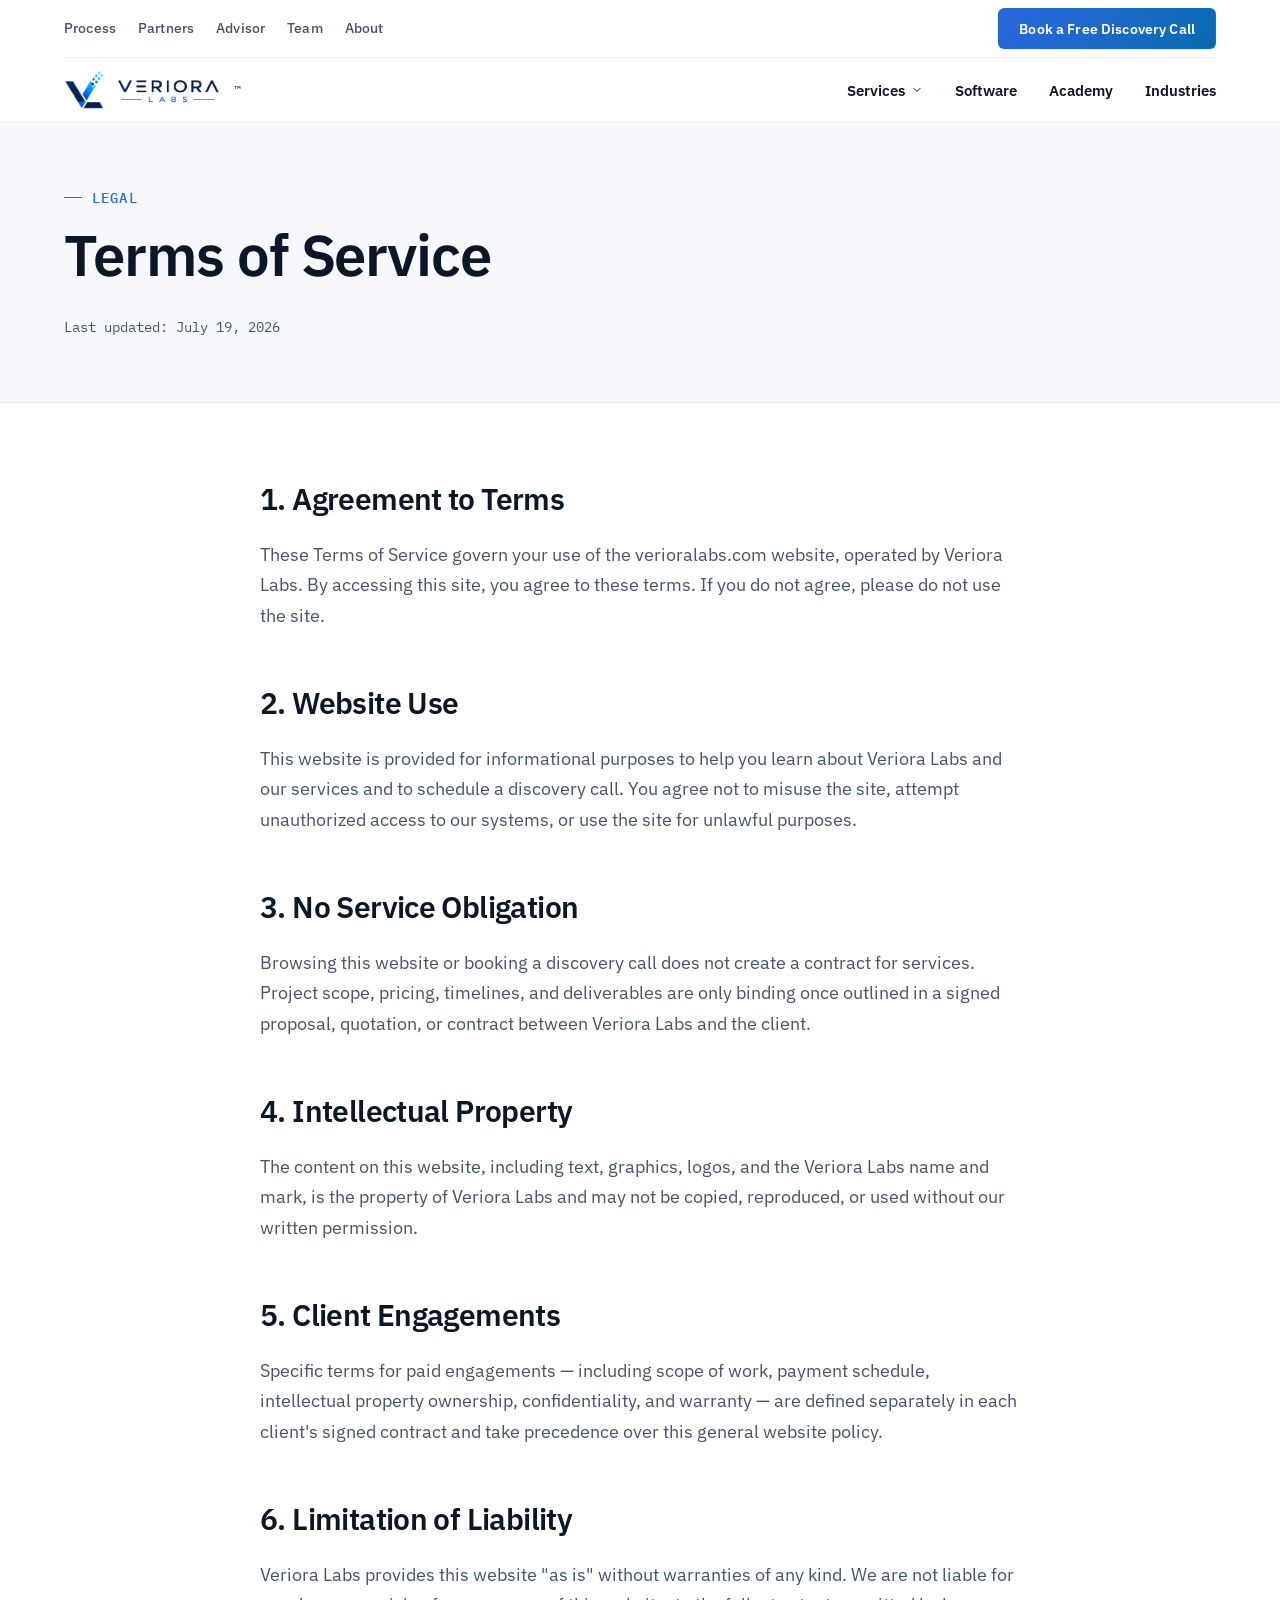
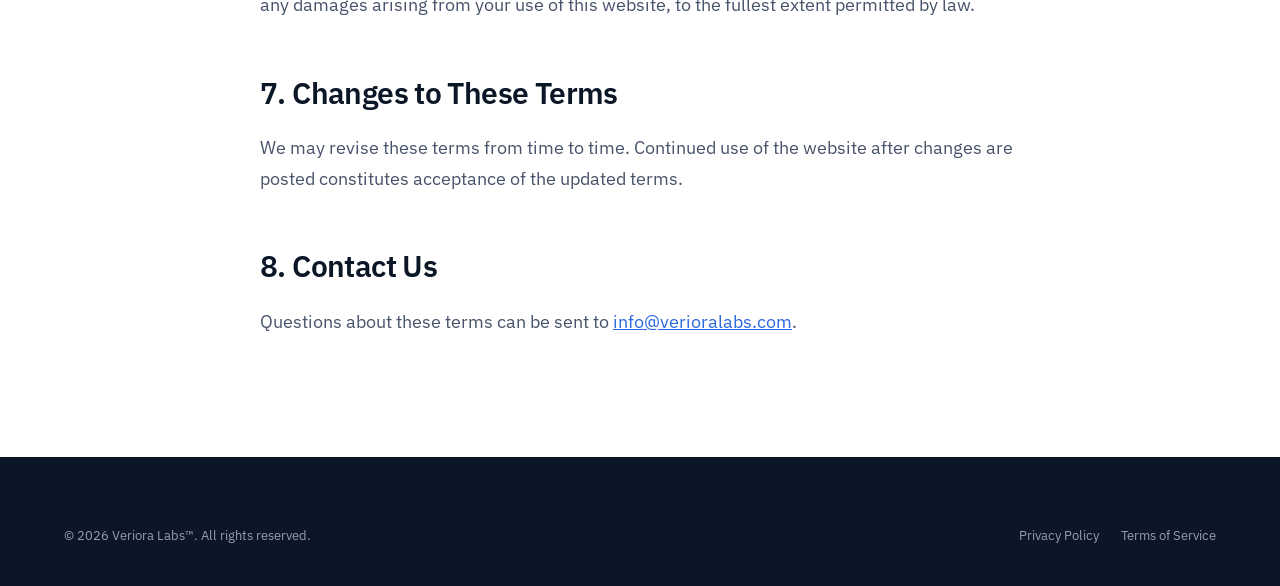
<file: terms.html>
<!doctype html>
<html lang="en">
<head>
<!-- Google tag (gtag.js) -->
<script async src="https://www.googletagmanager.com/gtag/js?id=G-XEZ7PN2LDY"></script>
<script>
  window.dataLayer = window.dataLayer || [];
  function gtag(){dataLayer.push(arguments);}
  gtag('js', new Date());
  gtag('config', 'G-XEZ7PN2LDY');
</script>
<!-- ⚠️ Cache-busting version "v=20260811" is used on logo/css/js links below. Uploading a new logo under the same filename? See the note in index.html <head> and bump this number here too. -->
<meta charset="UTF-8">
<meta name="viewport" content="width=device-width, initial-scale=1.0">
<title>Terms of Service — Veriora Labs</title>
<meta name="description" content="The terms that govern your use of the Veriora Labs website and services.">
<link rel="canonical" href="https://www.verioralabs.com/terms.html">
<link rel="shortcut icon" href="favicon.ico?v=20260811">
<link rel="icon" type="image/png" sizes="32x32" href="images/icons/favicon-32.png?v=20260811">
<link rel="apple-touch-icon" href="images/icons/apple-touch-icon.png?v=20260811">
<link rel="preconnect" href="https://fonts.googleapis.com">
<link rel="preconnect" href="https://fonts.gstatic.com" crossorigin>
<link href="https://fonts.googleapis.com/css2?family=IBM+Plex+Sans:wght@400;500;600;700&family=IBM+Plex+Mono:wght@400;500&display=swap" rel="stylesheet">
<link rel="stylesheet" href="styles.css?v=20260811">
</head>
<body>

<!-- ============ HEADER ============ -->
<header class="site-header" id="siteHeader">
  <div class="container">
    <!-- TOP ROW (Utility & Secondary Links) -->
    <div class="header-top-row">
      <div class="top-row-left">
        <a href="index.html#process" class="top-link">Process</a>
        <a href="partners.html" class="top-link">Partners</a>
        <a href="team.html#advisor" class="top-link">Advisor</a>
        <a href="team.html" class="top-link">Team</a>
        <a href="index.html#promise" class="top-link">About</a>
      </div>
      <div class="top-row-right">
        <a class="btn btn-primary top-cta-btn" href="#discovery-call" data-open-modal="bookingModal">Book a Free Discovery Call</a>
      </div>
    </div>

    <!-- BOTTOM ROW (Core Offerings & Main Navigation) -->
    <div class="header-bottom-row">
      <div class="bottom-row-left">
        <a href="index.html" class="brand" aria-label="Veriora Labs — Home">
          <img class="brand-icon" src="images/icons/logo-icon.png?v=20260811" alt="">
          <img class="brand-wordmark" src="images/icons/logo-wordmark.png?v=20260811" alt="Veriora Labs"><sup class="brand-tm" aria-hidden="true">&#8482;</sup>
        </a>
      </div>

      <div class="bottom-row-center">
        <nav class="main-nav" id="mainNav">
          <details class="nav-dropdown">
            <summary>Services <svg class="caret" width="14" height="14" viewBox="0 0 24 24" fill="none" stroke="currentColor" stroke-width="2" stroke-linecap="round" stroke-linejoin="round"><path d="M6 9l6 6 6-6"/></svg></summary>
            <div class="dropdown-panel">
              <a href="web-analytics.html">Web Analytics &amp; BI</a>
              <a href="web-development.html">Web Development</a>
              <a href="enterprise-web-applications.html">Enterprise Web Applications</a>
              <a href="ai-business-solutions.html">AI Solutions</a>
              <a href="technology-consulting.html">Technology Consulting</a>
            </div>
          </details>
          <a href="software.html" class="nav-item">Software</a>
          <a href="academy.html" class="nav-item">Academy</a>
          <a href="index.html#industries" class="nav-item">Industries</a>
        </nav>
      </div>

      <!-- Mobile Hamburger Toggle -->
      <button class="nav-toggle" id="navToggle" aria-label="Toggle menu" aria-expanded="false">
        <span></span><span></span><span></span>
      </button>
    </div>

    <!-- MOBILE MENU DRAWER (Collapses both rows into unified drawer < 992px) -->
    <div class="mobile-nav-drawer" id="mobileNavDrawer">
      <div class="mobile-nav-content">
        <div class="mobile-nav-section">
          <span class="mobile-nav-label">Core Offerings</span>
          <details class="mobile-dropdown">
            <summary>Services <svg class="caret" width="14" height="14" viewBox="0 0 24 24" fill="none" stroke="currentColor" stroke-width="2" stroke-linecap="round" stroke-linejoin="round"><path d="M6 9l6 6 6-6"/></svg></summary>
            <div class="mobile-dropdown-panel">
              <a href="web-analytics.html">Web Analytics &amp; BI</a>
              <a href="web-development.html">Web Development</a>
              <a href="enterprise-web-applications.html">Enterprise Web Applications</a>
              <a href="ai-business-solutions.html">AI Solutions</a>
              <a href="technology-consulting.html">Technology Consulting</a>
            </div>
          </details>
          <a href="software.html" class="mobile-nav-item">Software</a>
          <a href="academy.html" class="mobile-nav-item">Academy</a>
          <a href="index.html#industries" class="mobile-nav-item">Industries</a>
        </div>
        <div class="mobile-nav-divider"></div>
        <div class="mobile-nav-section">
          <span class="mobile-nav-label">Company</span>
          <a href="index.html#process" class="mobile-nav-item">Process</a>
          <a href="partners.html" class="mobile-nav-item">Partners</a>
          <a href="team.html#advisor" class="mobile-nav-item">Advisor</a>
          <a href="team.html" class="mobile-nav-item">Team</a>
          <a href="index.html#promise" class="mobile-nav-item">About</a>
        </div>
        <div class="mobile-nav-cta">
          <a class="btn btn-primary btn-block" href="#discovery-call" data-open-modal="bookingModal">Book a Free Discovery Call</a>
        </div>
      </div>
    </div>
  </div>
</header>

<section class="page-hero">
  <div class="container">
    <span class="eyebrow">Legal</span>
    <h1>Terms of Service</h1>
    <p>Last updated: July 19, 2026</p>
  </div>
</section>

<section class="legal-content container">

  <h2>1. Agreement to Terms</h2>
  <p>These Terms of Service govern your use of the verioralabs.com website, operated by Veriora Labs. By accessing this site, you agree to these terms. If you do not agree, please do not use the site.</p>

  <h2>2. Website Use</h2>
  <p>This website is provided for informational purposes to help you learn about Veriora Labs and our services and to schedule a discovery call. You agree not to misuse the site, attempt unauthorized access to our systems, or use the site for unlawful purposes.</p>

  <h2>3. No Service Obligation</h2>
  <p>Browsing this website or booking a discovery call does not create a contract for services. Project scope, pricing, timelines, and deliverables are only binding once outlined in a signed proposal, quotation, or contract between Veriora Labs and the client.</p>

  <h2>4. Intellectual Property</h2>
  <p>The content on this website, including text, graphics, logos, and the Veriora Labs name and mark, is the property of Veriora Labs and may not be copied, reproduced, or used without our written permission.</p>

  <h2>5. Client Engagements</h2>
  <p>Specific terms for paid engagements — including scope of work, payment schedule, intellectual property ownership, confidentiality, and warranty — are defined separately in each client's signed contract and take precedence over this general website policy.</p>

  <h2>6. Limitation of Liability</h2>
  <p>Veriora Labs provides this website "as is" without warranties of any kind. We are not liable for any damages arising from your use of this website, to the fullest extent permitted by law.</p>

  <h2>7. Changes to These Terms</h2>
  <p>We may revise these terms from time to time. Continued use of the website after changes are posted constitutes acceptance of the updated terms.</p>

  <h2>8. Contact Us</h2>
  <p>Questions about these terms can be sent to <a href="mailto:info@verioralabs.com">info@verioralabs.com</a>.</p>

</section>

<footer class="site-footer" style="padding:40px 0;">
  <div class="container footer-bottom">
    <span>&copy; <span id="year"></span> Veriora Labs&#8482;. All rights reserved.</span>
    <div class="legal-links">
      <a href="privacy.html">Privacy Policy</a>
      <a href="terms.html">Terms of Service</a>
    </div>
  </div>
</footer>

<script>document.getElementById("year").textContent = new Date().getFullYear();</script>
</body>
</html>
</file>
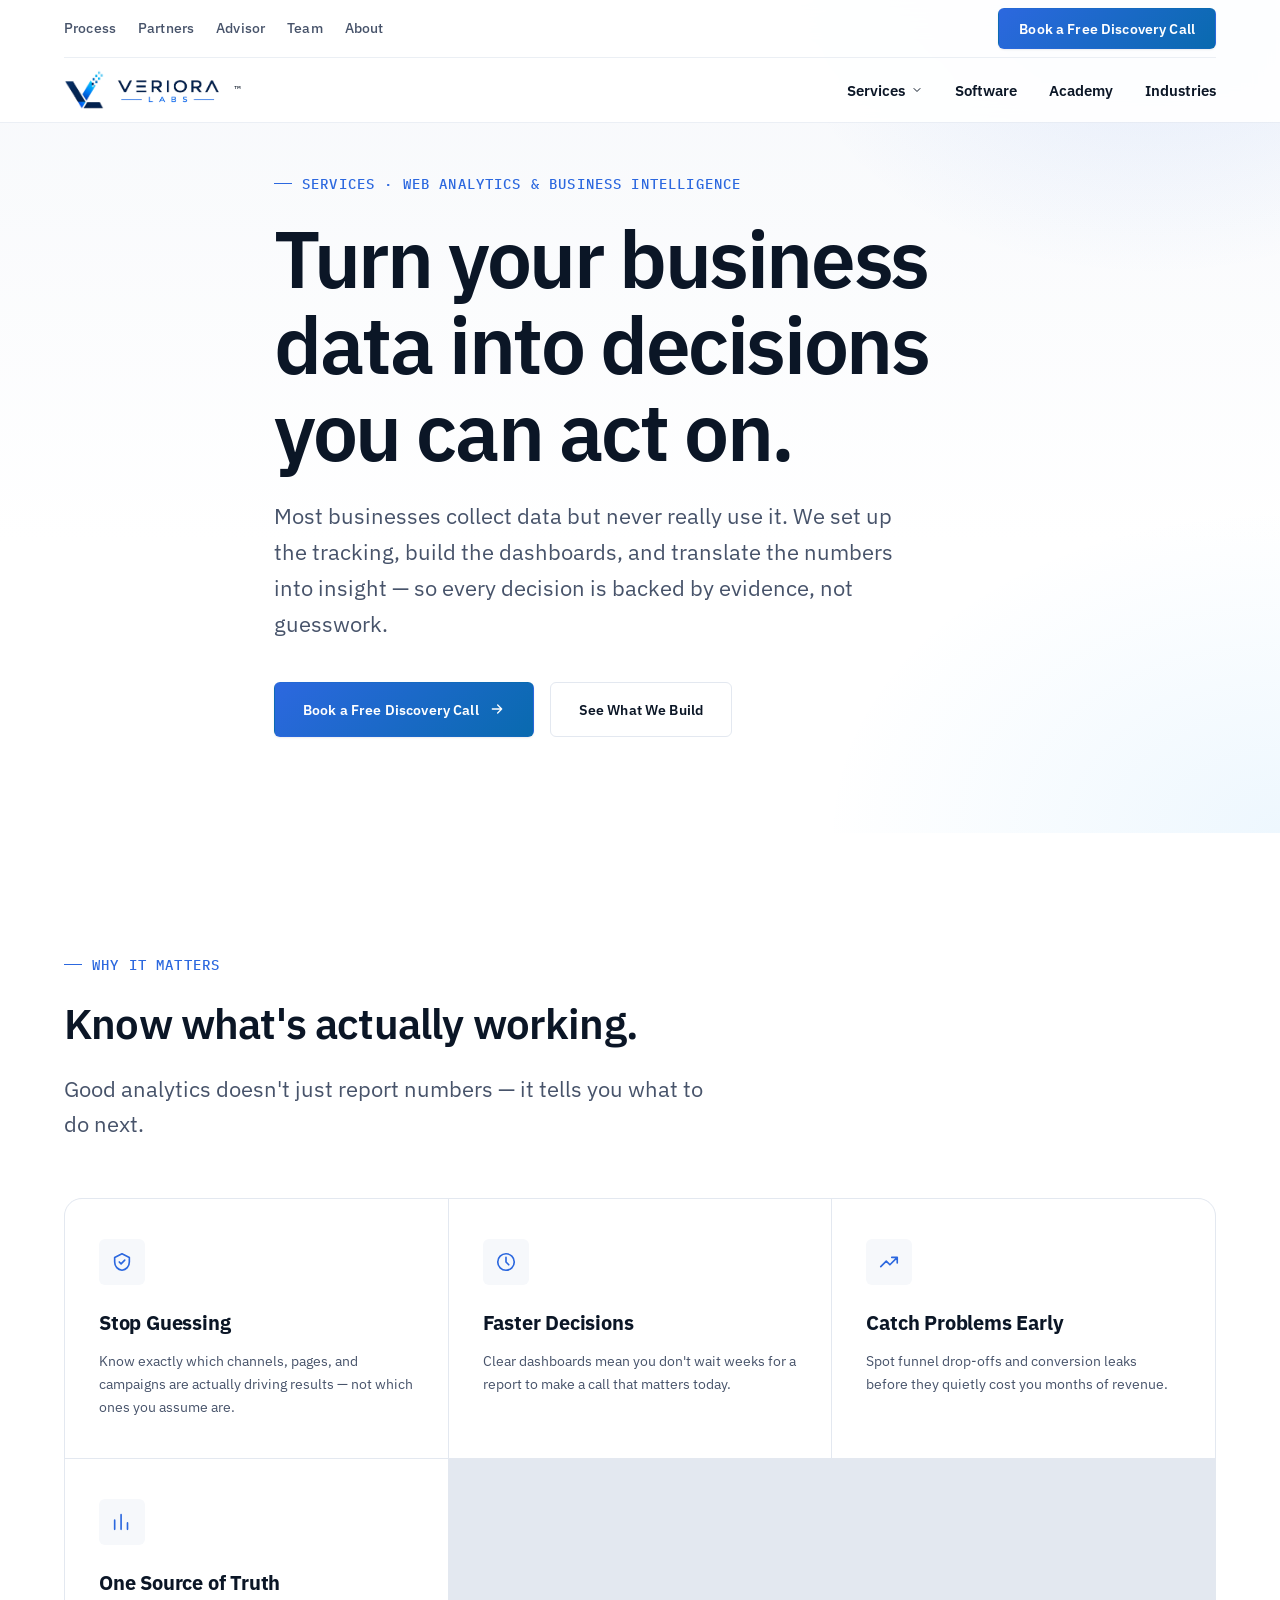
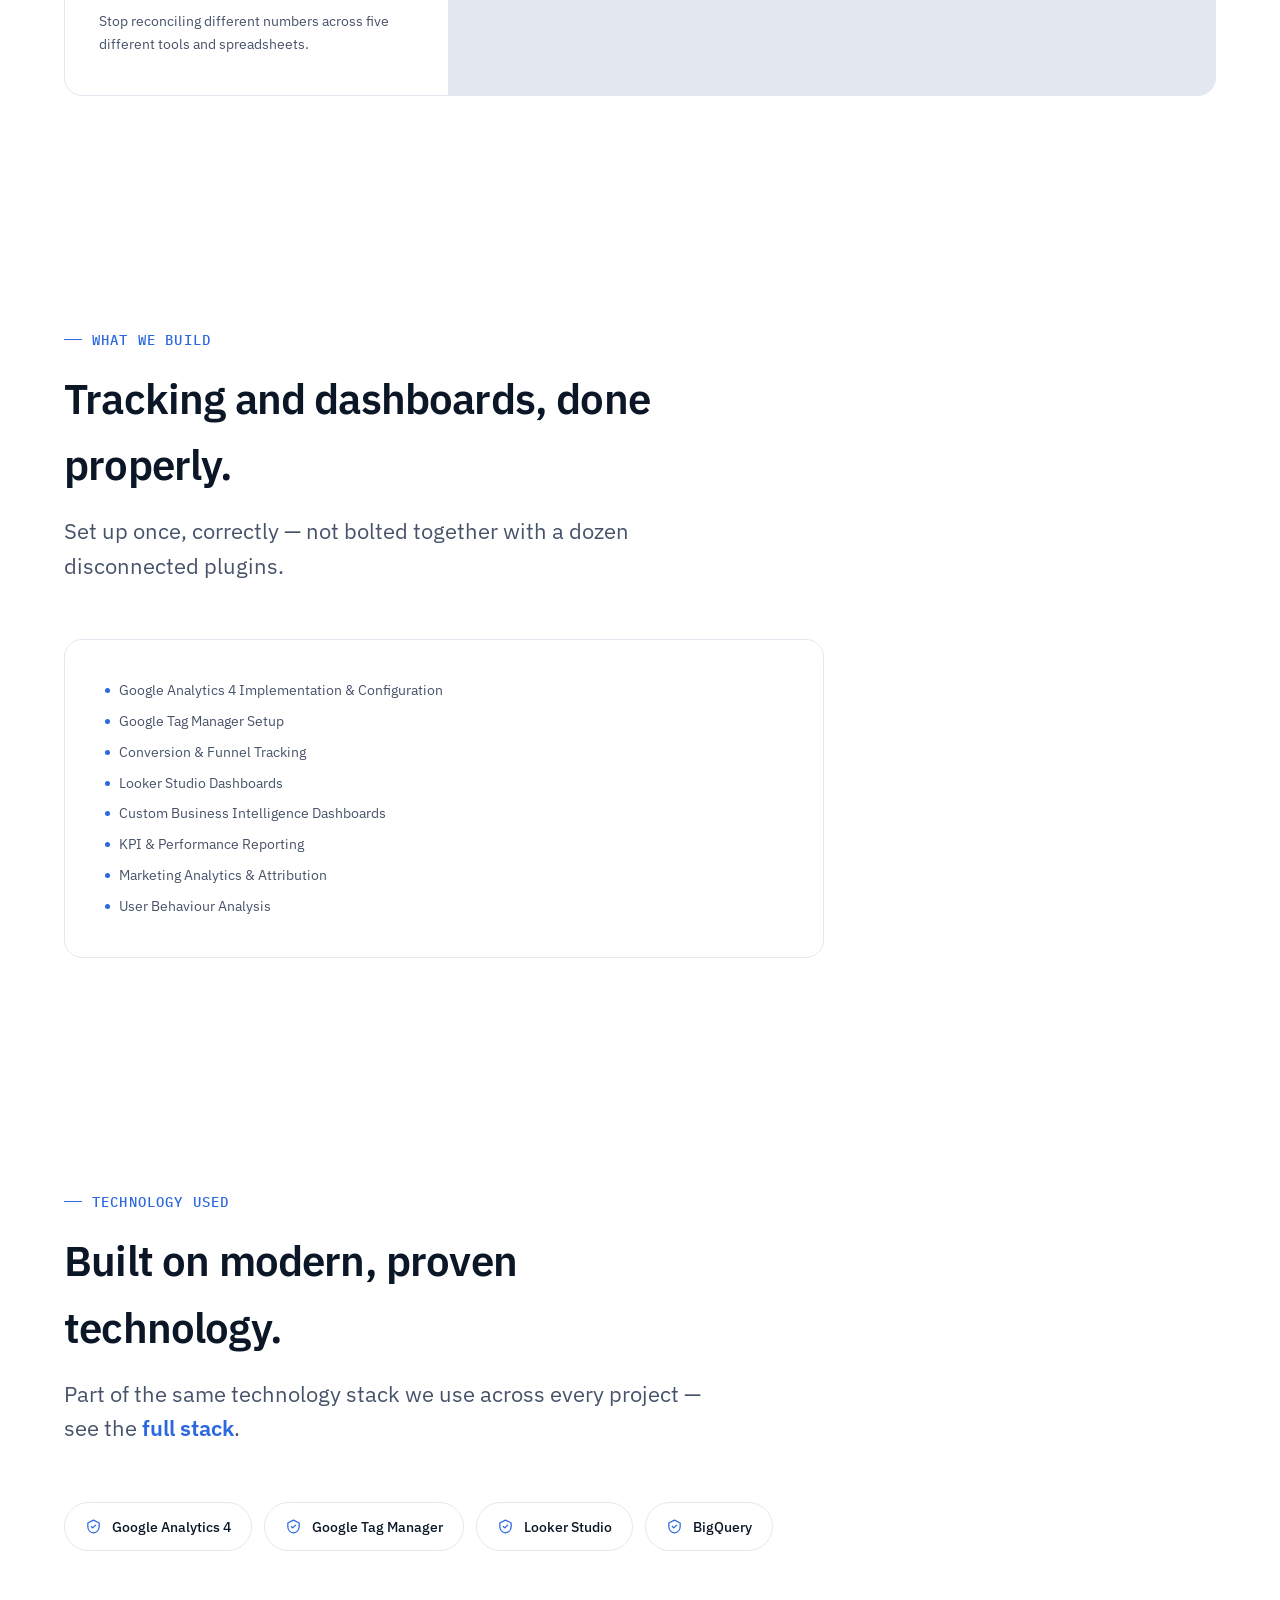
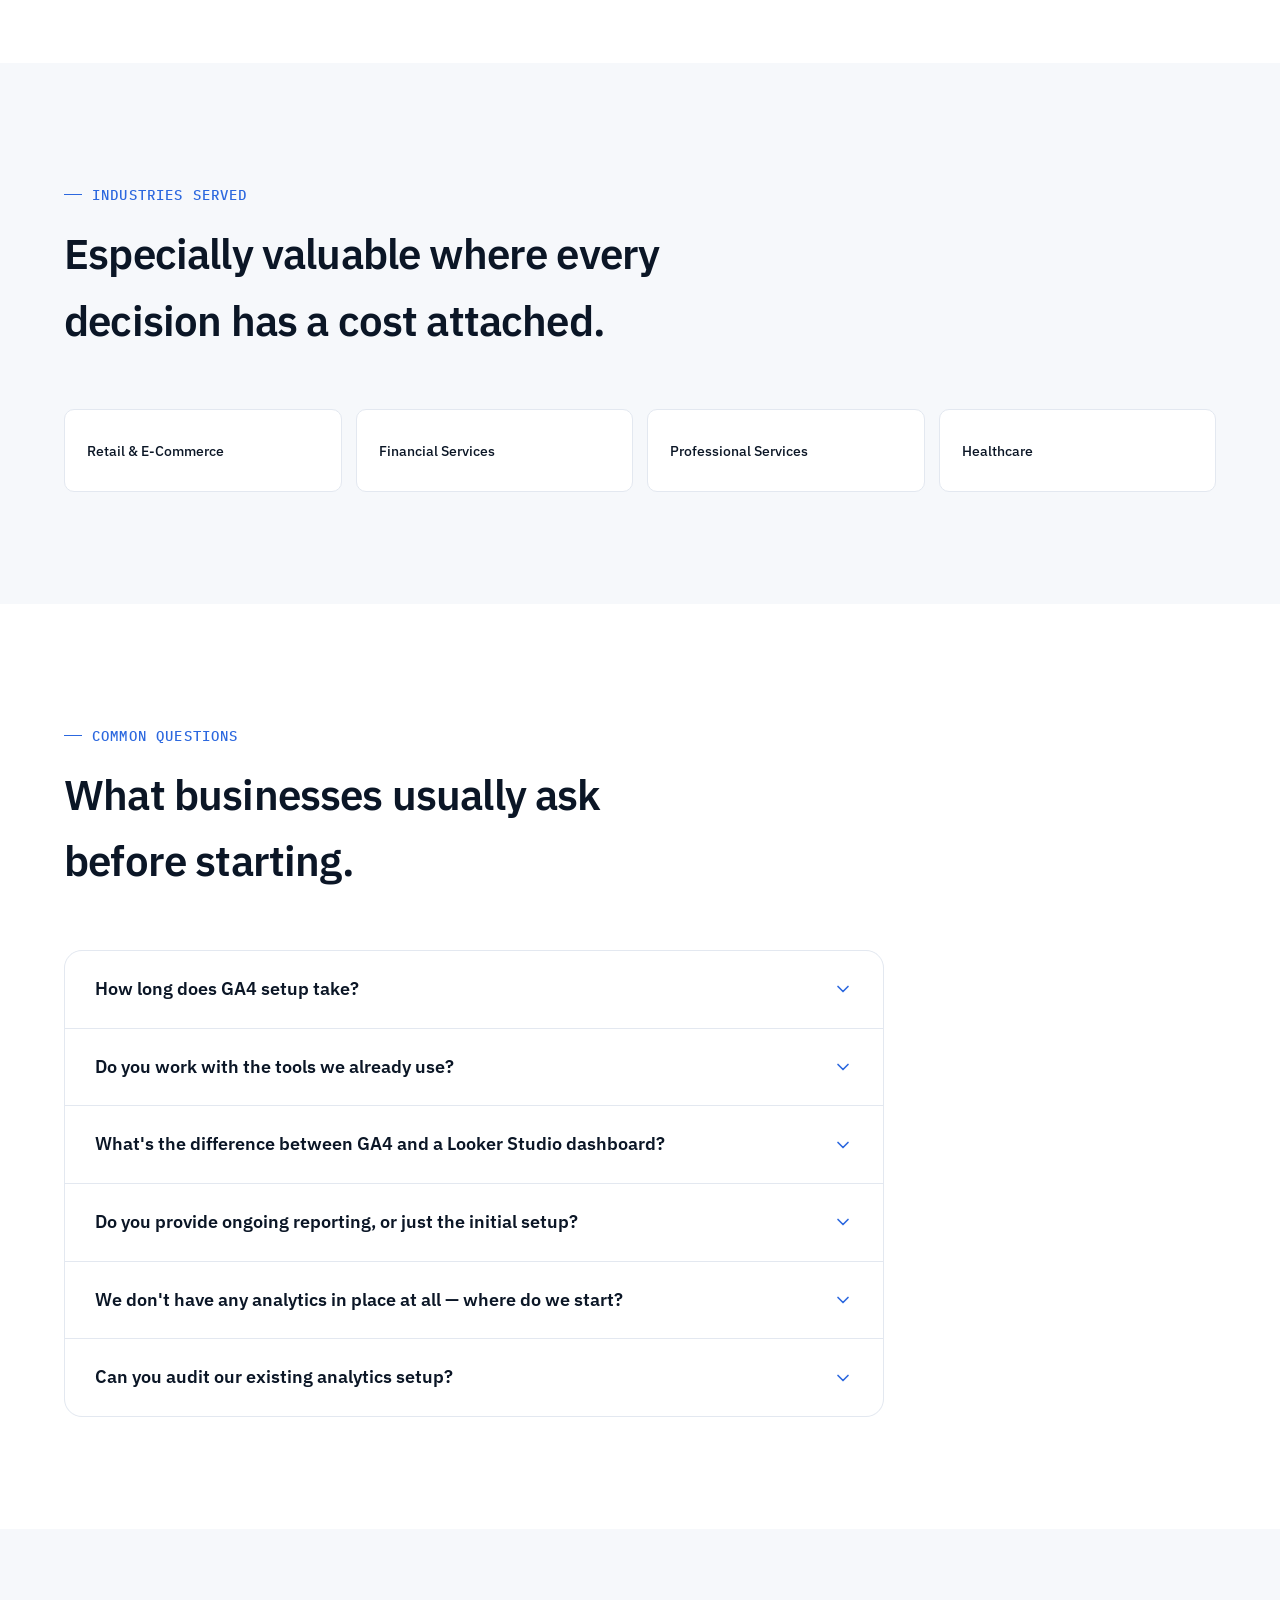
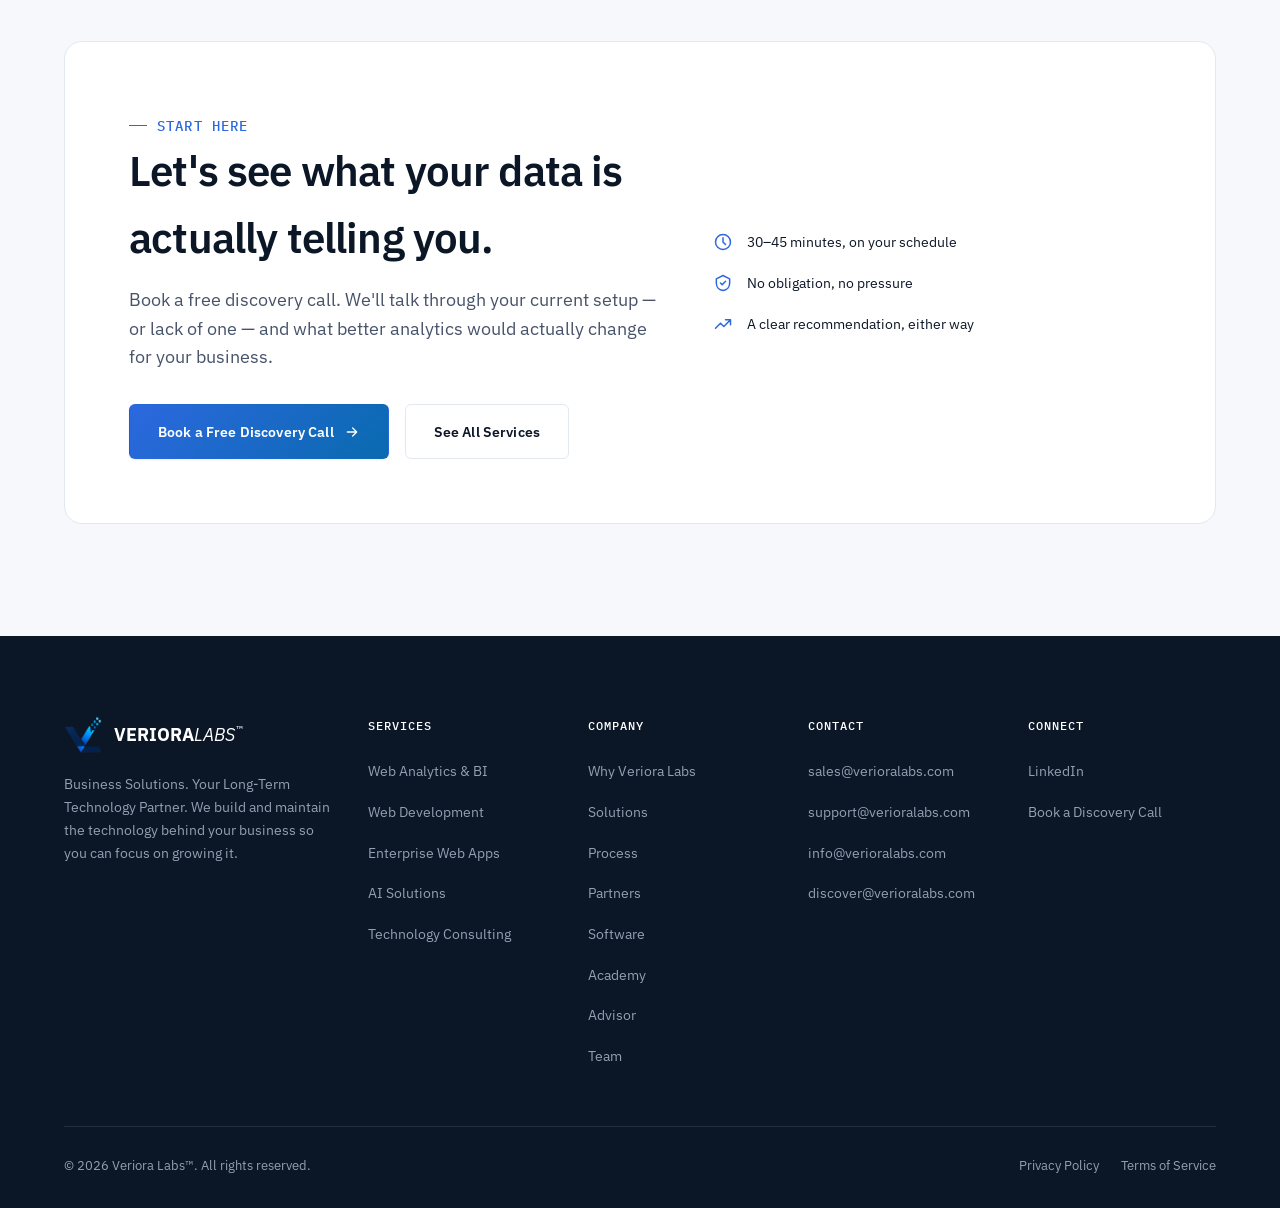
<file: web-analytics.html>
<!doctype html>
<html lang="en">
<head>
<!-- Google tag (gtag.js) -->
<script async src="https://www.googletagmanager.com/gtag/js?id=G-XEZ7PN2LDY"></script>
<script>
  window.dataLayer = window.dataLayer || [];
  function gtag(){dataLayer.push(arguments);}
  gtag('js', new Date());
  gtag('config', 'G-XEZ7PN2LDY');
</script>
<!--
  ⚠️ Cache-busting version "v=20260811" is used on logo/css/js links below.
  Uploading a new logo, or editing styles.css/script.js? See the full note
  in index.html <head> and bump this number here too.
-->

<meta charset="UTF-8">
<meta name="viewport" content="width=device-width, initial-scale=1.0">
<title>Web Analytics & Business Intelligence Services | Veriora Labs</title>
<meta name="description" content="GA4 setup, conversion tracking, Looker Studio dashboards, and KPI reporting. Turn your business data into clear, actionable insight. Book a free discovery call.">
<link rel="canonical" href="https://www.verioralabs.com/web-analytics.html">

<!-- Favicon -->
<link rel="shortcut icon" href="favicon.ico?v=20260811">
<link rel="icon" type="image/png" sizes="32x32" href="images/icons/favicon-32.png?v=20260811">
<link rel="icon" type="image/png" sizes="64x64" href="images/icons/favicon-64.png?v=20260811">
<link rel="apple-touch-icon" href="images/icons/apple-touch-icon.png?v=20260811">
<link rel="manifest" href="manifest.json?v=20260811">
<meta name="theme-color" content="#0B1626">

<!-- Open Graph -->
<meta property="og:type" content="website">
<meta property="og:site_name" content="Veriora Labs">
<meta property="og:title" content="Web Analytics & Business Intelligence | Veriora Labs">
<meta property="og:description" content="GA4 setup, conversion tracking, Looker Studio dashboards, and KPI reporting. Turn your business data into clear, actionable insight. Book a free discovery call.">
<meta property="og:url" content="https://www.verioralabs.com/web-analytics.html">
<meta property="og:image" content="https://www.verioralabs.com/images/logo.png?v=20260811">

<!-- Twitter -->
<meta name="twitter:card" content="summary_large_image">
<meta name="twitter:title" content="Web Analytics & Business Intelligence | Veriora Labs">
<meta name="twitter:description" content="GA4 setup, conversion tracking, Looker Studio dashboards, and KPI reporting. Turn your business data into clear, actionable insight. Book a free discovery call.">
<meta name="twitter:image" content="https://www.verioralabs.com/images/logo.png?v=20260811">

<!-- Fonts -->
<link rel="preconnect" href="https://fonts.googleapis.com">
<link rel="preconnect" href="https://fonts.gstatic.com" crossorigin>
<link href="https://fonts.googleapis.com/css2?family=IBM+Plex+Sans:wght@400;500;600;700&family=IBM+Plex+Mono:wght@400;500&display=swap" rel="stylesheet">

<link rel="stylesheet" href="styles.css?v=20260811">

<script type="application/ld+json">
{
  "@context": "https://schema.org",
  "@type": "Service",
  "serviceType": "Web Analytics & Business Intelligence",
  "name": "Web Analytics & Business Intelligence",
  "description": "GA4 setup, conversion tracking, Looker Studio dashboards, and KPI reporting. Turn your business data into clear, actionable insight. Book a free discovery call.",
  "provider": {
    "@type": "Organization",
    "name": "Veriora Labs",
    "url": "https://www.verioralabs.com"
  },
  "areaServed": [
    "United States",
    "Canada",
    "United Kingdom",
    "Ireland",
    "Germany",
    "France",
    "Netherlands",
    "Belgium",
    "Switzerland",
    "Austria",
    "Luxembourg",
    "Sweden",
    "Norway",
    "Denmark",
    "Japan",
    "South Korea",
    "Singapore",
    "Hong Kong",
    "Taiwan",
    "Australia",
    "New Zealand",
    "United Arab Emirates",
    "Saudi Arabia",
    "Qatar",
    "Bahrain",
    "Oman",
    "Kuwait",
    "Israel"
  ],
  "url": "https://www.verioralabs.com/web-analytics.html"
}
</script>
<script type="application/ld+json">
{
  "@context": "https://schema.org",
  "@type": "FAQPage",
  "mainEntity": [
    {
      "@type": "Question",
      "name": "How long does GA4 setup take?",
      "acceptedAnswer": {
        "@type": "Answer",
        "text": "A standard GA4 and Tag Manager setup typically takes one to two weeks, depending on how many conversion events and data sources need to be configured."
      }
    },
    {
      "@type": "Question",
      "name": "Do you work with the tools we already use?",
      "acceptedAnswer": {
        "@type": "Answer",
        "text": "Yes \u2014 we integrate with whatever you're already running, whether that's Shopify, WordPress, a custom platform, or a CRM you rely on daily."
      }
    },
    {
      "@type": "Question",
      "name": "What's the difference between GA4 and a Looker Studio dashboard?",
      "acceptedAnswer": {
        "@type": "Answer",
        "text": "GA4 collects and stores the raw data. Looker Studio turns that data into a dashboard built around the specific questions your business actually needs answered."
      }
    },
    {
      "@type": "Question",
      "name": "Do you provide ongoing reporting, or just the initial setup?",
      "acceptedAnswer": {
        "@type": "Answer",
        "text": "Both. Many clients start with a one-time setup and later move to monthly reporting and dashboard maintenance as an ongoing engagement."
      }
    },
    {
      "@type": "Question",
      "name": "We don't have any analytics in place at all \u2014 where do we start?",
      "acceptedAnswer": {
        "@type": "Answer",
        "text": "That's a common starting point. We begin with a short discovery call to understand your goals, then implement tracking from scratch, in the right order."
      }
    },
    {
      "@type": "Question",
      "name": "Can you audit our existing analytics setup?",
      "acceptedAnswer": {
        "@type": "Answer",
        "text": "Yes \u2014 if you already have GA4 or another tool in place, we can audit it for accuracy and gaps before recommending changes."
      }
    }
  ]
}
</script>
</head>
<body>

<a class="skip-link" href="#main" style="position:absolute;left:-9999px;">Skip to content</a>

<!-- ============ HEADER ============ -->
<header class="site-header" id="siteHeader">
  <div class="container">
    <!-- TOP ROW (Utility & Secondary Links) -->
    <div class="header-top-row">
      <div class="top-row-left">
        <a href="index.html#process" class="top-link">Process</a>
        <a href="partners.html" class="top-link">Partners</a>
        <a href="team.html#advisor" class="top-link">Advisor</a>
        <a href="team.html" class="top-link">Team</a>
        <a href="index.html#promise" class="top-link">About</a>
      </div>
      <div class="top-row-right">
        <a class="btn btn-primary top-cta-btn" href="#discovery-call" data-open-modal="bookingModal">Book a Free Discovery Call</a>
      </div>
    </div>

    <!-- BOTTOM ROW (Core Offerings & Main Navigation) -->
    <div class="header-bottom-row">
      <div class="bottom-row-left">
        <a href="index.html" class="brand" aria-label="Veriora Labs — Home">
          <img class="brand-icon" src="images/icons/logo-icon.png?v=20260811" alt="">
          <img class="brand-wordmark" src="images/icons/logo-wordmark.png?v=20260811" alt="Veriora Labs"><sup class="brand-tm" aria-hidden="true">&#8482;</sup>
        </a>
      </div>

      <div class="bottom-row-center">
        <nav class="main-nav" id="mainNav">
          <details class="nav-dropdown">
            <summary>Services <svg class="caret" width="14" height="14" viewBox="0 0 24 24" fill="none" stroke="currentColor" stroke-width="2" stroke-linecap="round" stroke-linejoin="round"><path d="M6 9l6 6 6-6"/></svg></summary>
            <div class="dropdown-panel">
              <a href="web-analytics.html">Web Analytics &amp; BI</a>
              <a href="web-development.html">Web Development</a>
              <a href="enterprise-web-applications.html">Enterprise Web Applications</a>
              <a href="ai-business-solutions.html">AI Solutions</a>
              <a href="technology-consulting.html">Technology Consulting</a>
            </div>
          </details>
          <a href="software.html" class="nav-item">Software</a>
          <a href="academy.html" class="nav-item">Academy</a>
          <a href="index.html#industries" class="nav-item">Industries</a>
        </nav>
      </div>

      <!-- Mobile Hamburger Toggle -->
      <button class="nav-toggle" id="navToggle" aria-label="Toggle menu" aria-expanded="false">
        <span></span><span></span><span></span>
      </button>
    </div>

    <!-- MOBILE MENU DRAWER (Collapses both rows into unified drawer < 992px) -->
    <div class="mobile-nav-drawer" id="mobileNavDrawer">
      <div class="mobile-nav-content">
        <div class="mobile-nav-section">
          <span class="mobile-nav-label">Core Offerings</span>
          <details class="mobile-dropdown">
            <summary>Services <svg class="caret" width="14" height="14" viewBox="0 0 24 24" fill="none" stroke="currentColor" stroke-width="2" stroke-linecap="round" stroke-linejoin="round"><path d="M6 9l6 6 6-6"/></svg></summary>
            <div class="mobile-dropdown-panel">
              <a href="web-analytics.html">Web Analytics &amp; BI</a>
              <a href="web-development.html">Web Development</a>
              <a href="enterprise-web-applications.html">Enterprise Web Applications</a>
              <a href="ai-business-solutions.html">AI Solutions</a>
              <a href="technology-consulting.html">Technology Consulting</a>
            </div>
          </details>
          <a href="software.html" class="mobile-nav-item">Software</a>
          <a href="academy.html" class="mobile-nav-item">Academy</a>
          <a href="index.html#industries" class="mobile-nav-item">Industries</a>
        </div>
        <div class="mobile-nav-divider"></div>
        <div class="mobile-nav-section">
          <span class="mobile-nav-label">Company</span>
          <a href="index.html#process" class="mobile-nav-item">Process</a>
          <a href="partners.html" class="mobile-nav-item">Partners</a>
          <a href="team.html#advisor" class="mobile-nav-item">Advisor</a>
          <a href="team.html" class="mobile-nav-item">Team</a>
          <a href="index.html#promise" class="mobile-nav-item">About</a>
        </div>
        <div class="mobile-nav-cta">
          <a class="btn btn-primary btn-block" href="#discovery-call" data-open-modal="bookingModal">Book a Free Discovery Call</a>
        </div>
      </div>
    </div>
  </div>
</header>

<main id="main">

  <!-- ============ HERO ============ -->
  <section class="partners-hero">
    <div class="container">
      <span class="eyebrow">Services · Web Analytics &amp; Business Intelligence</span>
      <h1>Turn your business data into decisions you can act on.</h1>
      <p class="lede">Most businesses collect data but never really use it. We set up the tracking, build the dashboards, and translate the numbers into insight — so every decision is backed by evidence, not guesswork.</p>
      <div class="hero-actions">
        <a class="btn btn-primary" href="#discovery-call" data-open-modal="bookingModal">
          Book a Free Discovery Call
          <svg viewBox="0 0 24 24" fill="none" stroke="currentColor" stroke-width="2" stroke-linecap="round" stroke-linejoin="round"><path d="M5 12h14M13 6l6 6-6 6"/></svg>
        </a>
        <a class="btn btn-ghost-dark" href="#what-we-build">See What We Build</a>
      </div>
    </div>
  </section>

  <!-- ============ BENEFITS ============ -->
  <section class="why" id="benefits">
    <div class="container">
      <div class="section-head reveal">
        <span class="eyebrow">Why It Matters</span>
        <h2>Know what's actually working.</h2>
        <p>Good analytics doesn't just report numbers — it tells you what to do next.</p>
      </div>
      <div class="card-grid">
        <div class="why-card reveal">
          <div class="icon-tile"><svg viewBox="0 0 24 24" fill="none" stroke-width="1.8" stroke-linecap="round" stroke-linejoin="round"><path d="M9 12l2 2 4-4M12 3l8 4v5c0 5-3.5 8.5-8 9-4.5-.5-8-4-8-9V7l8-4z"/></svg></div>
          <h3>Stop Guessing</h3>
          <p>Know exactly which channels, pages, and campaigns are actually driving results — not which ones you assume are.</p>
        </div>
        <div class="why-card reveal">
          <div class="icon-tile"><svg viewBox="0 0 24 24" fill="none" stroke-width="1.8" stroke-linecap="round" stroke-linejoin="round"><circle cx="12" cy="12" r="9"/><path d="M12 7v5l3 3"/></svg></div>
          <h3>Faster Decisions</h3>
          <p>Clear dashboards mean you don't wait weeks for a report to make a call that matters today.</p>
        </div>
        <div class="why-card reveal">
          <div class="icon-tile"><svg viewBox="0 0 24 24" fill="none" stroke-width="1.8" stroke-linecap="round" stroke-linejoin="round"><path d="M3 17l6-6 4 4 8-8M21 7v6M21 7h-6"/></svg></div>
          <h3>Catch Problems Early</h3>
          <p>Spot funnel drop-offs and conversion leaks before they quietly cost you months of revenue.</p>
        </div>
        <div class="why-card reveal">
          <div class="icon-tile"><svg viewBox="0 0 24 24" fill="none" stroke-width="1.8" stroke-linecap="round" stroke-linejoin="round"><path d="M4 20V10M11 20V4M18 20v-7"/></svg></div>
          <h3>One Source of Truth</h3>
          <p>Stop reconciling different numbers across five different tools and spreadsheets.</p>
        </div>
      </div>
    </div>
  </section>

  <!-- ============ WHAT WE BUILD ============ -->
  <section class="engagement-models" id="what-we-build">
    <div class="container">
      <div class="section-head reveal">
        <span class="eyebrow">What We Build</span>
        <h2>Tracking and dashboards, done properly.</h2>
        <p>Set up once, correctly — not bolted together with a dozen disconnected plugins.</p>
      </div>
      <div class="pillar-card reveal" style="max-width:760px;">
        <ul class="pillar-list" style="margin-bottom:0;"><li>Google Analytics 4 Implementation &amp; Configuration</li><li>Google Tag Manager Setup</li><li>Conversion &amp; Funnel Tracking</li><li>Looker Studio Dashboards</li><li>Custom Business Intelligence Dashboards</li><li>KPI &amp; Performance Reporting</li><li>Marketing Analytics &amp; Attribution</li><li>User Behaviour Analysis</li>
        </ul>
      </div>
    </div>
  </section>

  <!-- ============ TECHNOLOGY USED ============ -->
  <section class="capabilities" id="technology">
    <div class="container">
      <div class="section-head reveal">
        <span class="eyebrow">Technology Used</span>
        <h2>Built on modern, proven technology.</h2>
        <p>Part of the same technology stack we use across every project — see the <a href="index.html#tech-stack" style="color:var(--signal);font-weight:600;">full stack</a>.</p>
      </div>
      <div class="capability-pills"><div class="capability-pill reveal"><svg viewBox="0 0 24 24" fill="none" stroke-width="1.8" stroke-linecap="round" stroke-linejoin="round"><path d="M9 12l2 2 4-4M12 3l8 4v5c0 5-3.5 8.5-8 9-4.5-.5-8-4-8-9V7l8-4z"/></svg>Google Analytics 4</div><div class="capability-pill reveal"><svg viewBox="0 0 24 24" fill="none" stroke-width="1.8" stroke-linecap="round" stroke-linejoin="round"><path d="M9 12l2 2 4-4M12 3l8 4v5c0 5-3.5 8.5-8 9-4.5-.5-8-4-8-9V7l8-4z"/></svg>Google Tag Manager</div><div class="capability-pill reveal"><svg viewBox="0 0 24 24" fill="none" stroke-width="1.8" stroke-linecap="round" stroke-linejoin="round"><path d="M9 12l2 2 4-4M12 3l8 4v5c0 5-3.5 8.5-8 9-4.5-.5-8-4-8-9V7l8-4z"/></svg>Looker Studio</div><div class="capability-pill reveal"><svg viewBox="0 0 24 24" fill="none" stroke-width="1.8" stroke-linecap="round" stroke-linejoin="round"><path d="M9 12l2 2 4-4M12 3l8 4v5c0 5-3.5 8.5-8 9-4.5-.5-8-4-8-9V7l8-4z"/></svg>BigQuery</div>
      </div>
    </div>
  </section>

  <!-- ============ INDUSTRIES SERVED ============ -->
  <section class="industries" id="industries-served">
    <div class="container">
      <div class="section-head reveal">
        <span class="eyebrow">Industries Served</span>
        <h2>Especially valuable where every decision has a cost attached.</h2>
      </div>
      <div class="industry-grid"><div class="industry-card reveal"><path d="M6 2l1 4h10l1-4M4 8h16l-1.5 12a2 2 0 01-2 2h-9a2 2 0 01-2-2z"/><span>Retail &amp; E-Commerce</span></div><div class="industry-card reveal"><rect x="3" y="6" width="18" height="12" rx="2"/><path d="M3 10h18M7 14h4"/><span>Financial Services</span></div><div class="industry-card reveal"><rect x="4" y="3" width="16" height="18" rx="1"/><path d="M9 8h1M14 8h1M9 12h1M14 12h1M9 16h6"/><span>Professional Services</span></div><div class="industry-card reveal"><path d="M12 21s-7-4.5-9.5-9A5.5 5.5 0 0112 6a5.5 5.5 0 019.5 6c-2.5 4.5-9.5 9-9.5 9z"/><path d="M12 9v6M9 12h6"/><span>Healthcare</span></div>
      </div>
    </div>
  </section>

  <!-- ============ FAQ ============ -->
  <section class="faq" id="faq">
    <div class="container">
      <div class="section-head reveal">
        <span class="eyebrow">Common Questions</span>
        <h2>What businesses usually ask before starting.</h2>
      </div>
      <div class="faq-list reveal">
        <details class="faq-item">
          <summary>How long does GA4 setup take?<svg class="chev" viewBox="0 0 24 24" fill="none" stroke="currentColor" stroke-width="2" stroke-linecap="round" stroke-linejoin="round"><path d="M6 9l6 6 6-6"/></svg></summary>
          <p class="faq-answer">A standard GA4 and Tag Manager setup typically takes one to two weeks, depending on how many conversion events and data sources need to be configured.</p>
        </details>
        <details class="faq-item">
          <summary>Do you work with the tools we already use?<svg class="chev" viewBox="0 0 24 24" fill="none" stroke="currentColor" stroke-width="2" stroke-linecap="round" stroke-linejoin="round"><path d="M6 9l6 6 6-6"/></svg></summary>
          <p class="faq-answer">Yes — we integrate with whatever you're already running, whether that's Shopify, WordPress, a custom platform, or a CRM you rely on daily.</p>
        </details>
        <details class="faq-item">
          <summary>What's the difference between GA4 and a Looker Studio dashboard?<svg class="chev" viewBox="0 0 24 24" fill="none" stroke="currentColor" stroke-width="2" stroke-linecap="round" stroke-linejoin="round"><path d="M6 9l6 6 6-6"/></svg></summary>
          <p class="faq-answer">GA4 collects and stores the raw data. Looker Studio turns that data into a dashboard built around the specific questions your business actually needs answered.</p>
        </details>
        <details class="faq-item">
          <summary>Do you provide ongoing reporting, or just the initial setup?<svg class="chev" viewBox="0 0 24 24" fill="none" stroke="currentColor" stroke-width="2" stroke-linecap="round" stroke-linejoin="round"><path d="M6 9l6 6 6-6"/></svg></summary>
          <p class="faq-answer">Both. Many clients start with a one-time setup and later move to monthly reporting and dashboard maintenance as an ongoing engagement.</p>
        </details>
        <details class="faq-item">
          <summary>We don't have any analytics in place at all — where do we start?<svg class="chev" viewBox="0 0 24 24" fill="none" stroke="currentColor" stroke-width="2" stroke-linecap="round" stroke-linejoin="round"><path d="M6 9l6 6 6-6"/></svg></summary>
          <p class="faq-answer">That's a common starting point. We begin with a short discovery call to understand your goals, then implement tracking from scratch, in the right order.</p>
        </details>
        <details class="faq-item">
          <summary>Can you audit our existing analytics setup?<svg class="chev" viewBox="0 0 24 24" fill="none" stroke="currentColor" stroke-width="2" stroke-linecap="round" stroke-linejoin="round"><path d="M6 9l6 6 6-6"/></svg></summary>
          <p class="faq-answer">Yes — if you already have GA4 or another tool in place, we can audit it for accuracy and gaps before recommending changes.</p>
        </details>
      </div>
    </div>
  </section>

  <!-- ============ FINAL CTA ============ -->
  <section class="final-cta" id="discovery-call">
    <div class="container">
      <div class="cta-panel reveal">
        <div class="cta-copy">
          <span class="eyebrow">Start Here</span>
          <h2>Let's see what your data is actually telling you.</h2>
          <p class="lede">Book a free discovery call. We'll talk through your current setup — or lack of one — and what better analytics would actually change for your business.</p>
          <div class="cta-actions">
            <a class="btn btn-primary" href="mailto:discover@verioralabs.com?subject=Web%20Analytics%20Inquiry" data-open-modal="bookingModal">
              Book a Free Discovery Call
              <svg viewBox="0 0 24 24" fill="none" stroke="currentColor" stroke-width="2" stroke-linecap="round" stroke-linejoin="round"><path d="M5 12h14M13 6l6 6-6 6"/></svg>
            </a>
            <a class="btn btn-ghost-dark" href="index.html#solutions">See All Services</a>
          </div>
        </div>
        <div class="cta-facts">
          <div class="cta-fact"><svg viewBox="0 0 24 24" fill="none" stroke-width="1.8" stroke-linecap="round" stroke-linejoin="round"><circle cx="12" cy="12" r="9"/><path d="M12 7v5l3 3"/></svg><span>30–45 minutes, on your schedule</span></div>
          <div class="cta-fact"><svg viewBox="0 0 24 24" fill="none" stroke-width="1.8" stroke-linecap="round" stroke-linejoin="round"><path d="M9 12l2 2 4-4M12 3l8 4v5c0 5-3.5 8.5-8 9-4.5-.5-8-4-8-9V7l8-4z"/></svg><span>No obligation, no pressure</span></div>
          <div class="cta-fact"><svg viewBox="0 0 24 24" fill="none" stroke-width="1.8" stroke-linecap="round" stroke-linejoin="round"><path d="M3 17l6-6 4 4 8-8M21 7v6M21 7h-6"/></svg><span>A clear recommendation, either way</span></div>
        </div>
      </div>
    </div>
  </section>
</main>

<!-- ============ FOOTER ============ -->
<footer class="site-footer">
  <div class="container">
    <div class="footer-top">
      <div class="footer-brand">
        <a href="/" class="brand" aria-label="Veriora Labs — Home">
          <img class="brand-mark" src="images/icons/logo-icon.png?v=20260811" alt="" aria-hidden="true">
          <span class="brand-text"><strong>VERIORA</strong><em>LABS</em><sup class="brand-tm" aria-hidden="true">&#8482;</sup></span>
        </a>
        <p>Business Solutions. Your Long-Term Technology Partner. We build and maintain the technology behind your business so you can focus on growing it.</p>
      </div>
      <div class="footer-col">
        <h4>Services</h4>
        <ul>
          <li><a href="web-analytics.html">Web Analytics &amp; BI</a></li>
          <li><a href="web-development.html">Web Development</a></li>
          <li><a href="enterprise-web-applications.html">Enterprise Web Apps</a></li>
          <li><a href="ai-business-solutions.html">AI Solutions</a></li>
          <li><a href="technology-consulting.html">Technology Consulting</a></li>
        </ul>
      </div>
      <div class="footer-col">
        <h4>Company</h4>
        <ul>
          <li><a href="index.html#why">Why Veriora Labs</a></li>
          <li><a href="index.html#solutions">Solutions</a></li>
          <li><a href="index.html#process">Process</a></li>
          <li><a href="partners.html">Partners</a></li>
          <li><a href="software.html">Software</a></li>
          <li><a href="academy.html">Academy</a></li>
          <li><a href="team.html#advisor">Advisor</a></li>
          <li><a href="team.html">Team</a></li>
        </ul>
      </div>
      <div class="footer-col">
        <h4>Contact</h4>
        <ul>
          <li><a href="mailto:sales@verioralabs.com">sales@verioralabs.com</a></li>
          <li><a href="mailto:support@verioralabs.com">support@verioralabs.com</a></li>
          <li><a href="mailto:info@verioralabs.com">info@verioralabs.com</a></li>
          <li><a href="mailto:discover@verioralabs.com">discover@verioralabs.com</a></li>
        </ul>
      </div>
      <div class="footer-col">
        <h4>Connect</h4>
        <ul>
          <li><a href="https://www.linkedin.com/company/verioralabs" target="_blank" rel="noopener">LinkedIn</a></li>
          <li><a href="#discovery-call" data-open-modal="bookingModal">Book a Discovery Call</a></li>
        </ul>
      </div>
    </div>
    <div class="footer-bottom">
      <span>&copy; <span id="year"></span> Veriora Labs&#8482;. All rights reserved.</span>
      <div class="legal-links">
        <a href="privacy.html">Privacy Policy</a>
        <a href="terms.html">Terms of Service</a>
      </div>
    </div>
  </div>
</footer>

<!-- ============ BOOKING MODAL ============ -->
<div class="modal-overlay" id="bookingModal" aria-hidden="true">
  <div class="modal-panel" role="dialog" aria-modal="true" aria-labelledby="bookingModalTitle">
    <button type="button" class="modal-close" id="bookingModalClose" aria-label="Close dialog">
      <svg viewBox="0 0 24 24" fill="none" stroke="currentColor" stroke-width="2" stroke-linecap="round" stroke-linejoin="round"><path d="M18 6L6 18M6 6l12 12"/></svg>
    </button>

    <div class="modal-head">
      <span class="eyebrow">Start Here</span>
      <h3 id="bookingModalTitle">Book a Free Discovery Call</h3>
      <p>Pick whichever way works best for you.</p>
    </div>

    <div class="modal-tabs" role="tablist">
      <button type="button" class="modal-tab is-active" data-tab="schedule" role="tab" aria-selected="true">Pick a time</button>
      <button type="button" class="modal-tab" data-tab="message" role="tab" aria-selected="false">Send a message</button>
      <button type="button" class="modal-tab" data-tab="other" role="tab" aria-selected="false">Other ways to reach us</button>
    </div>

    <div class="modal-panels">

      <div class="modal-tabpanel is-active" data-panel="schedule" role="tabpanel">
        <div class="calendly-embed" id="calendlyEmbed" data-calendly-url="https://calendly.com/shihab-verioralabs/30min"></div>
        <p class="modal-fallback-note">Calendar not loading? <button type="button" class="link-btn" data-tab-switch="message">Send a message instead</button>.</p>
      </div>

      <div class="modal-tabpanel" data-panel="message" role="tabpanel">
        <form class="booking-form" action="https://api.web3forms.com/submit" method="POST" data-fallback-email="discover@verioralabs.com">
          <input type="hidden" name="access_key" value="821ddc4c-082c-40c6-b1ab-905069c6dd01">
          <input type="hidden" name="subject" value="Discovery Call Request — Website">
          <input type="hidden" name="from_name" value="Veriora Labs Website">
          <input type="checkbox" name="botcheck" style="display:none" tabindex="-1" autocomplete="off">
          <div class="form-row">
            <label for="bf-name">Name</label>
            <input id="bf-name" name="name" type="text" required autocomplete="name">
          </div>
          <div class="form-row">
            <label for="bf-email">Email</label>
            <input id="bf-email" name="email" type="email" required autocomplete="email">
          </div>
          <div class="form-row">
            <label for="bf-company">Company <span>(optional)</span></label>
            <input id="bf-company" name="company" type="text" autocomplete="organization">
          </div>
          <div class="form-row">
            <label for="bf-message">What are you looking to discuss?</label>
            <textarea id="bf-message" name="message" rows="4"></textarea>
          </div>
          <button type="submit" class="btn btn-primary">
            Send Request
            <svg viewBox="0 0 24 24" fill="none" stroke="currentColor" stroke-width="2" stroke-linecap="round" stroke-linejoin="round"><path d="M5 12h14M13 6l6 6-6 6"/></svg>
          </button>
          <p class="form-note" data-form-status>We reply within one business day.</p>
        </form>
      </div>

      <div class="modal-tabpanel" data-panel="other" role="tabpanel">
        <div class="contact-chips">
          <div class="contact-chip">
            <svg viewBox="0 0 24 24" fill="none" stroke="currentColor" stroke-width="1.8" stroke-linecap="round" stroke-linejoin="round"><path d="M3 5h18v14H3zM3 6l9 7 9-7"/></svg>
            <span><strong>Email</strong>discover@verioralabs.com</span>
            <button type="button" class="chip-action" data-copy-text="discover@verioralabs.com">Copy</button>
            <a class="chip-action chip-action-link" href="mailto:discover@verioralabs.com?subject=Discovery%20Call%20Request">Open email app</a>
          </div>
          <a class="contact-chip" href="https://www.linkedin.com/company/verioralabs" target="_blank" rel="noopener">
            <svg viewBox="0 0 24 24" fill="none" stroke="currentColor" stroke-width="1.8" stroke-linecap="round" stroke-linejoin="round"><path d="M4 4h16v16H4z"/><path d="M8 10v6M8 7.5v.01M12 16v-3.5c0-1.5 1-2.5 2.5-2.5S17 11 17 12.5V16M12 10v6"/></svg>
            <span><strong>LinkedIn</strong>Message us</span>
          </a>
        </div>
      </div>

    </div>
  </div>
</div>

<script src="script.js?v=20260811"></script>
</body>
</html>
</file>
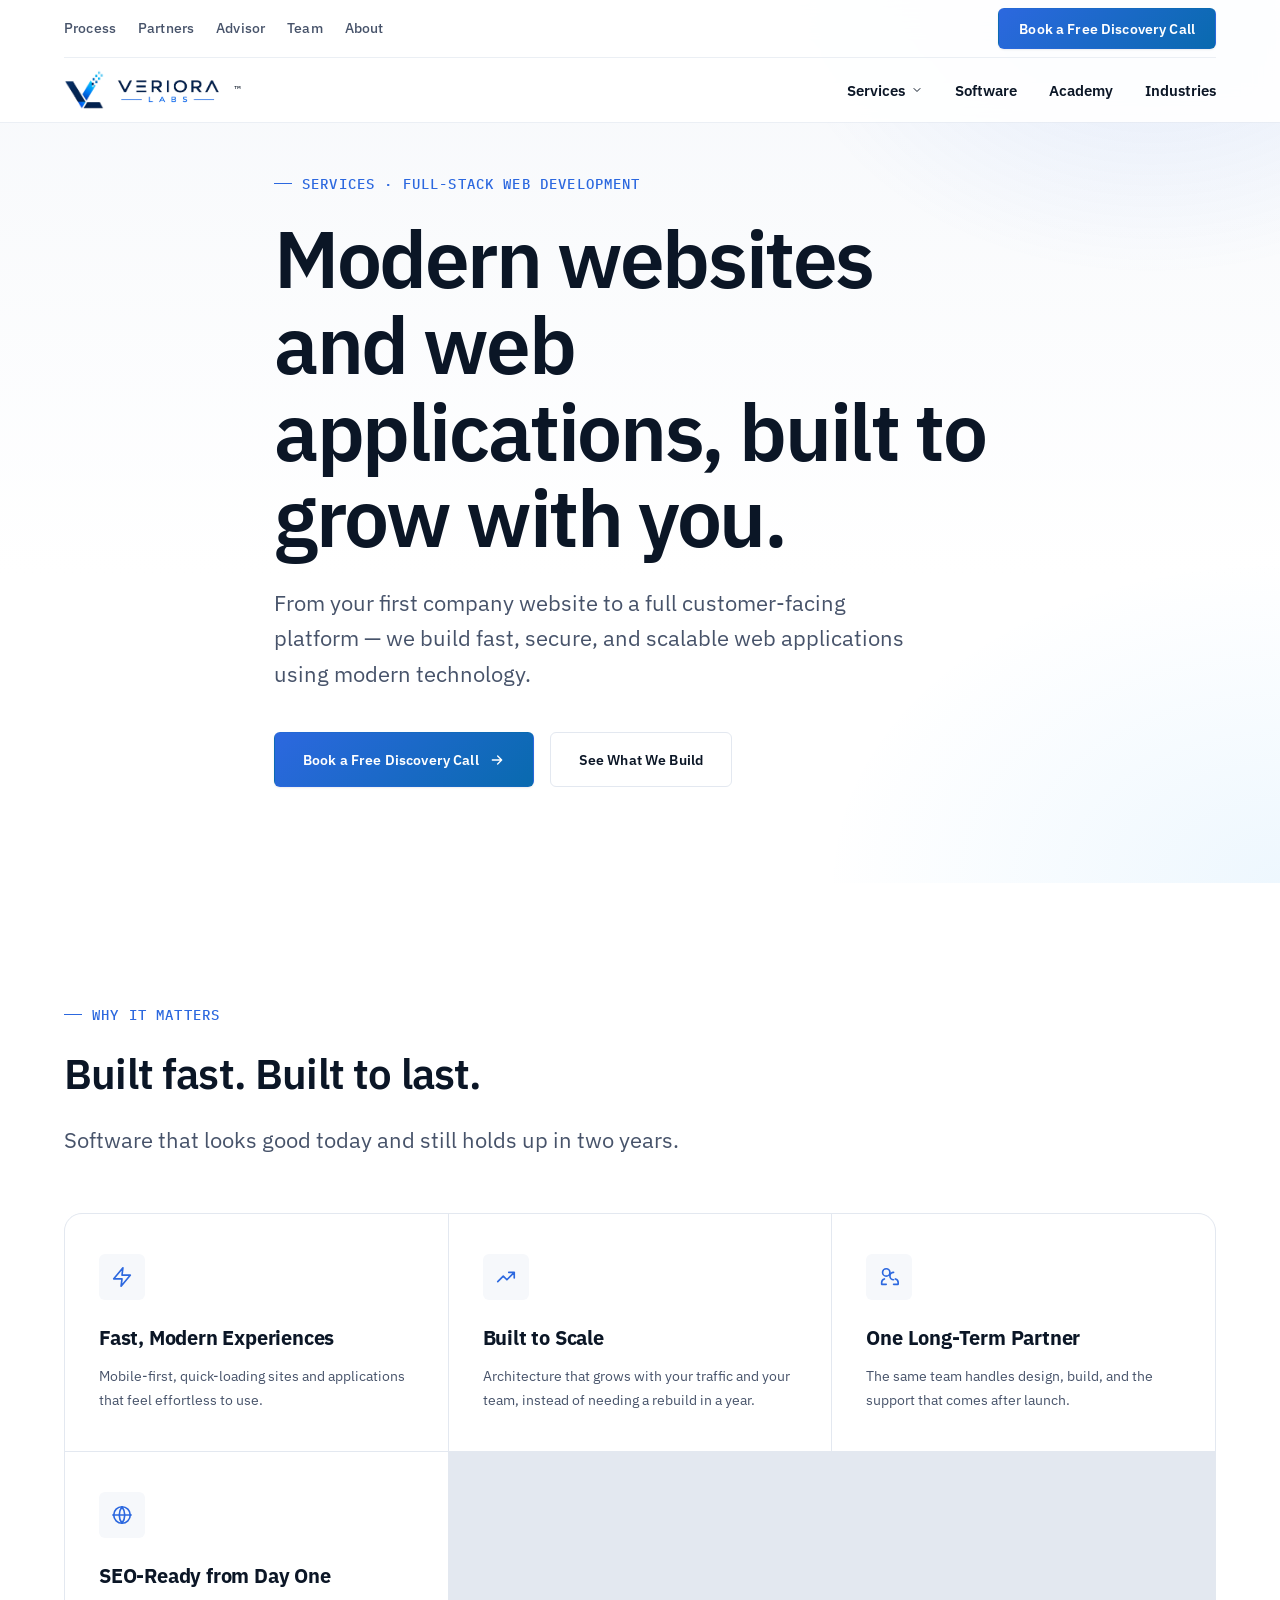
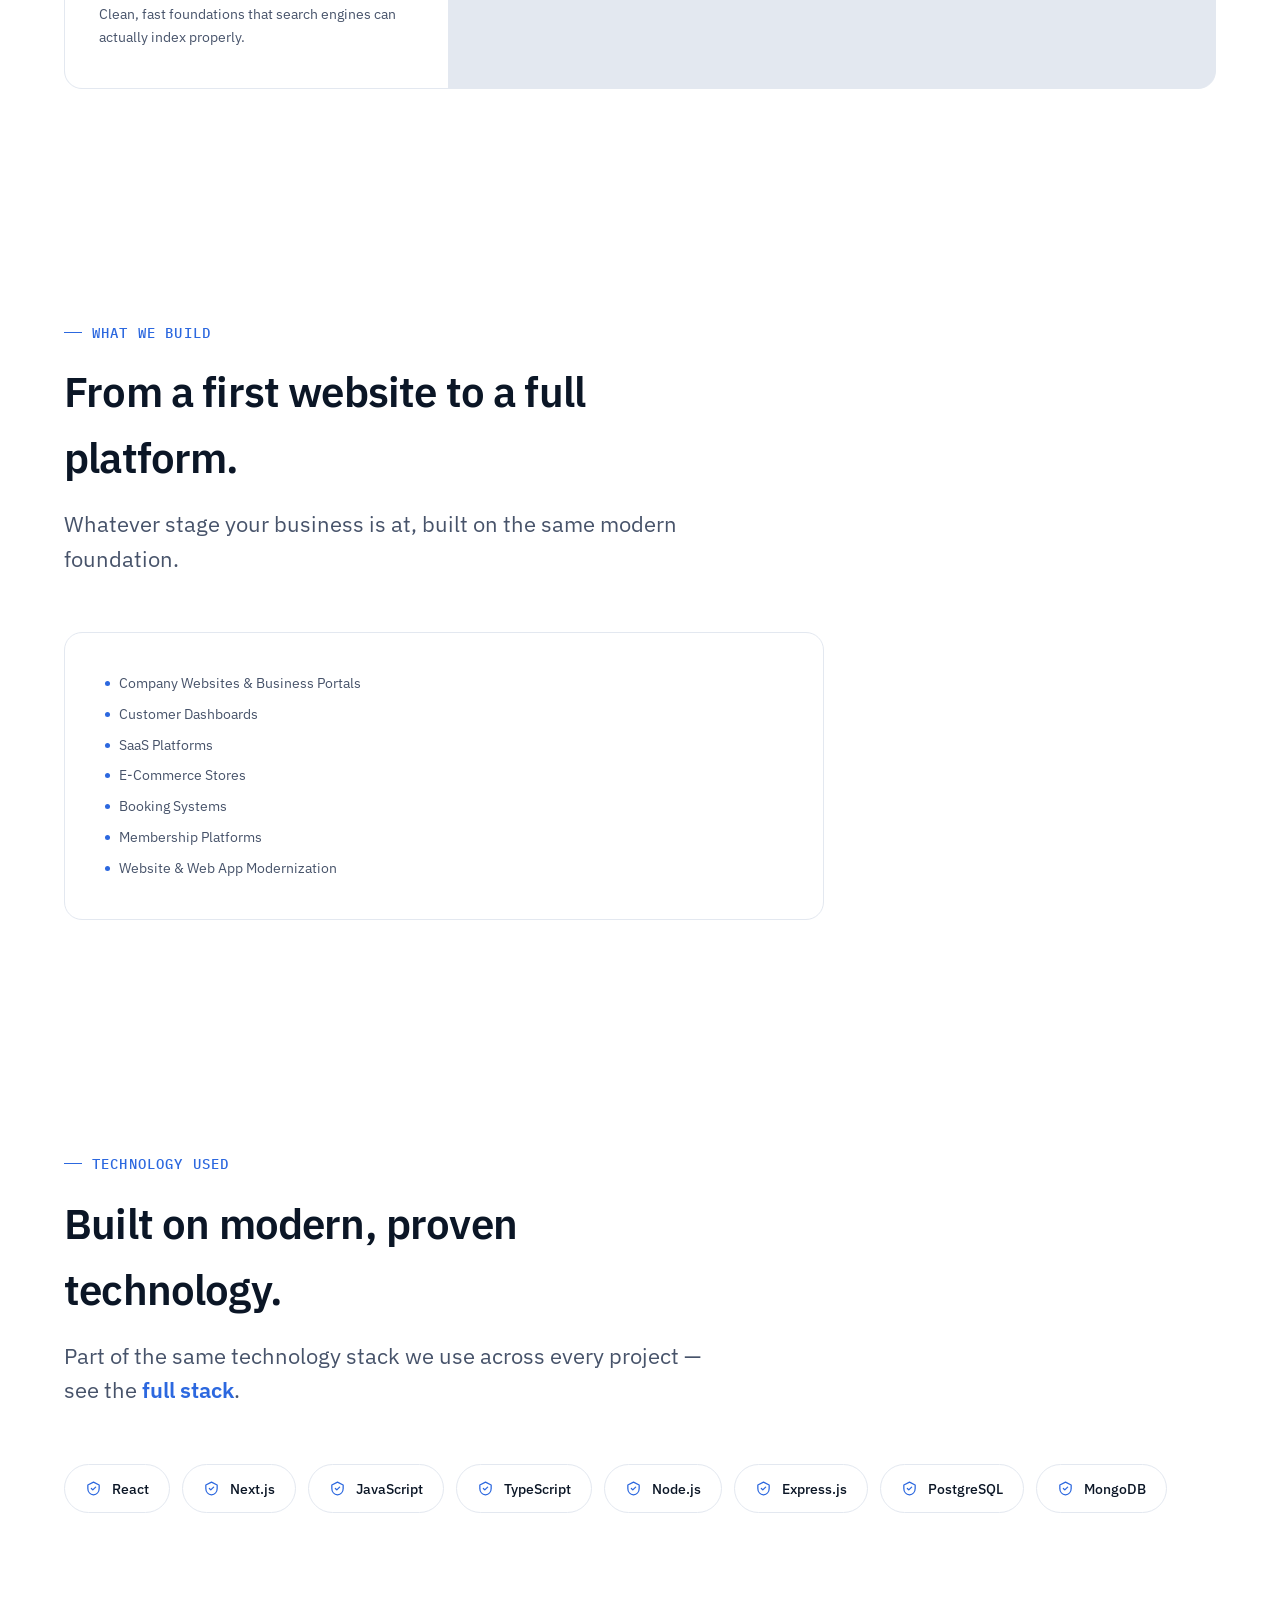
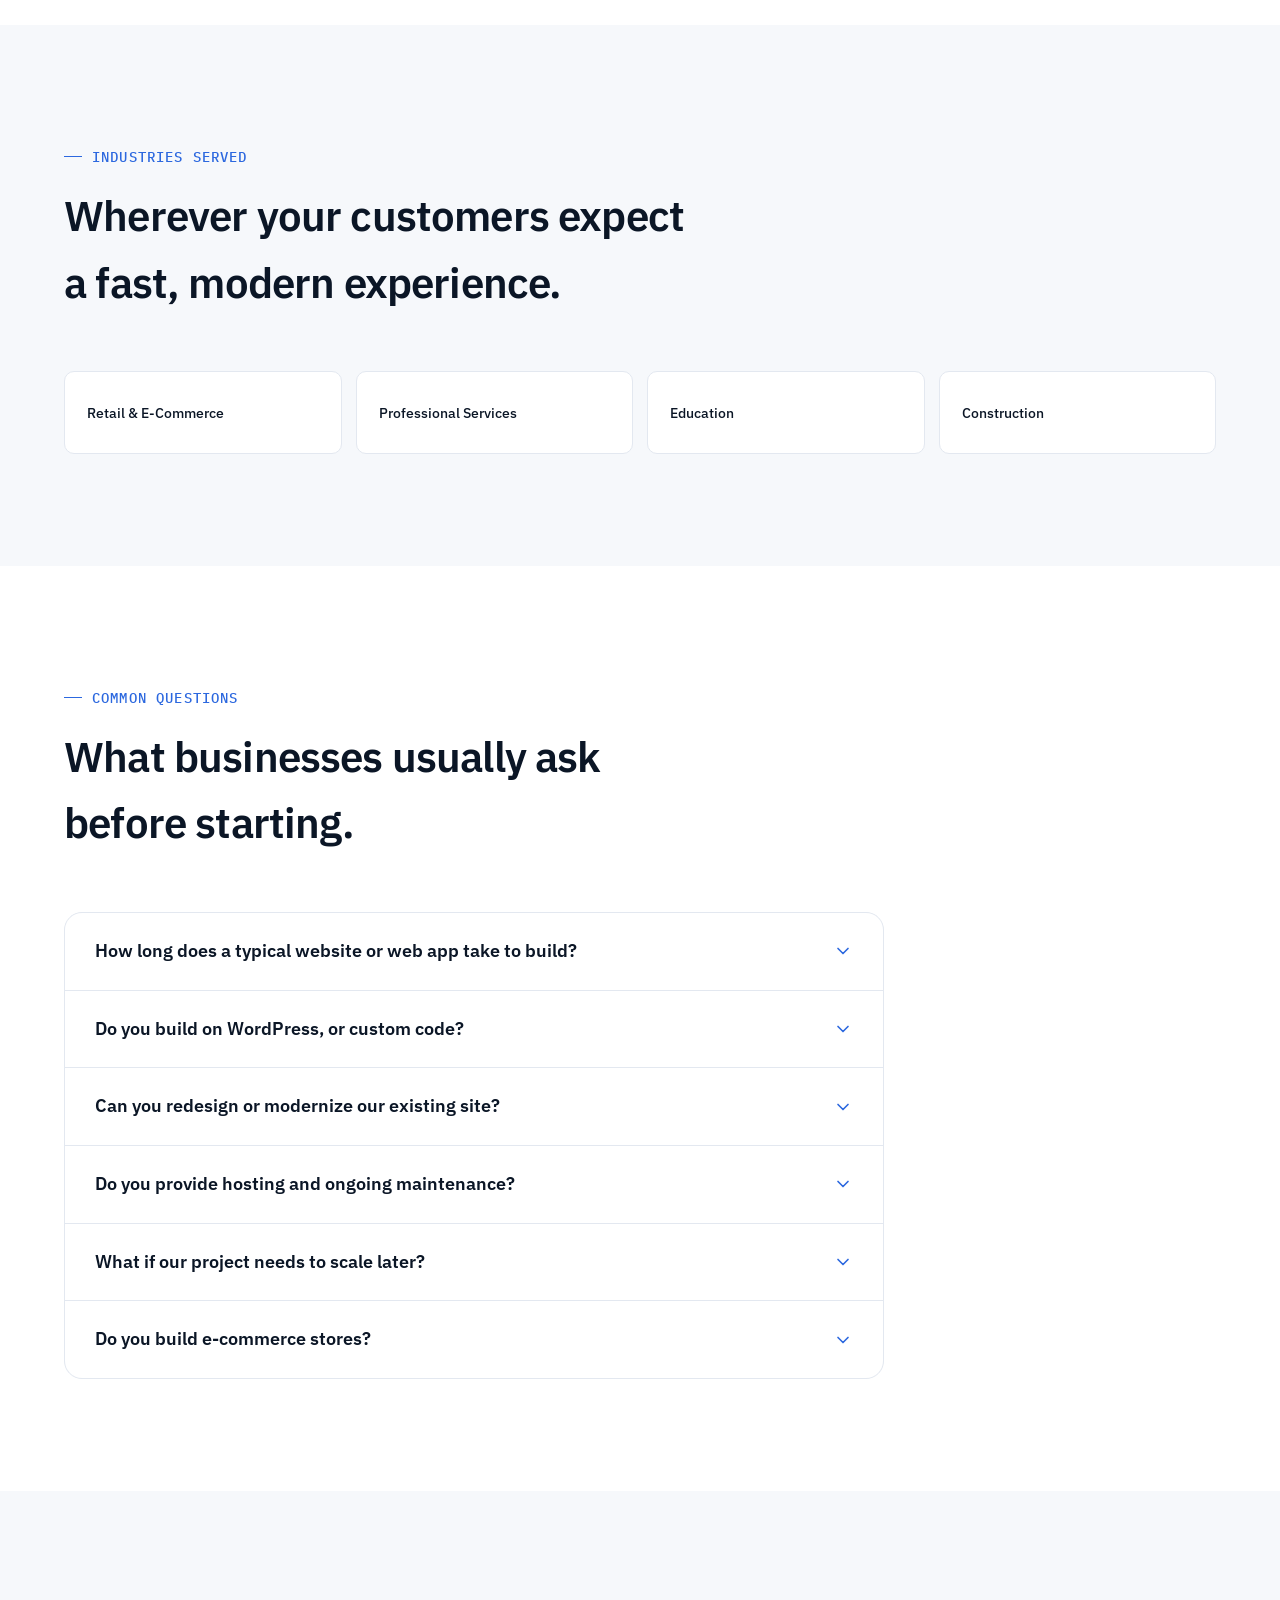
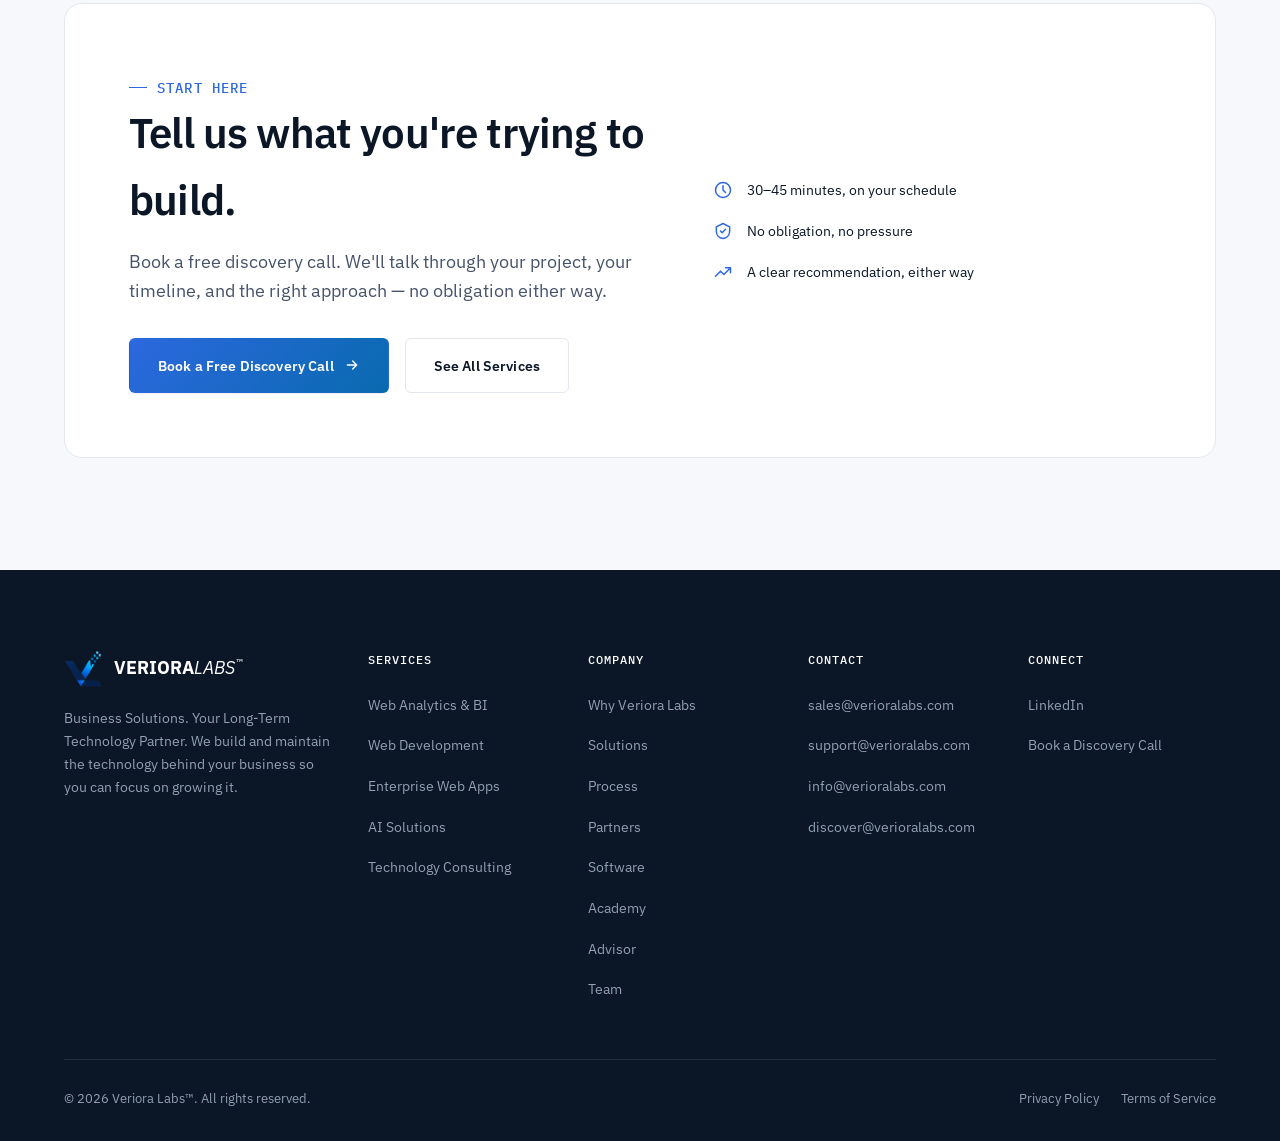
<file: web-development.html>
<!doctype html>
<html lang="en">
<head>
<!-- Google tag (gtag.js) -->
<script async src="https://www.googletagmanager.com/gtag/js?id=G-XEZ7PN2LDY"></script>
<script>
  window.dataLayer = window.dataLayer || [];
  function gtag(){dataLayer.push(arguments);}
  gtag('js', new Date());
  gtag('config', 'G-XEZ7PN2LDY');
</script>
<!--
  ⚠️ Cache-busting version "v=20260811" is used on logo/css/js links below.
  Uploading a new logo, or editing styles.css/script.js? See the full note
  in index.html <head> and bump this number here too.
-->

<meta charset="UTF-8">
<meta name="viewport" content="width=device-width, initial-scale=1.0">
<title>Full-Stack Web Development Services | Veriora Labs</title>
<meta name="description" content="Modern websites, business portals, SaaS platforms, and e-commerce — built fast, secure, and built to scale. Book a free discovery call with Veriora Labs.">
<link rel="canonical" href="https://www.verioralabs.com/web-development.html">

<!-- Favicon -->
<link rel="shortcut icon" href="favicon.ico?v=20260811">
<link rel="icon" type="image/png" sizes="32x32" href="images/icons/favicon-32.png?v=20260811">
<link rel="icon" type="image/png" sizes="64x64" href="images/icons/favicon-64.png?v=20260811">
<link rel="apple-touch-icon" href="images/icons/apple-touch-icon.png?v=20260811">
<link rel="manifest" href="manifest.json?v=20260811">
<meta name="theme-color" content="#0B1626">

<!-- Open Graph -->
<meta property="og:type" content="website">
<meta property="og:site_name" content="Veriora Labs">
<meta property="og:title" content="Full-Stack Web Development | Veriora Labs">
<meta property="og:description" content="Modern websites, business portals, SaaS platforms, and e-commerce — built fast, secure, and built to scale. Book a free discovery call with Veriora Labs.">
<meta property="og:url" content="https://www.verioralabs.com/web-development.html">
<meta property="og:image" content="https://www.verioralabs.com/images/logo.png?v=20260811">

<!-- Twitter -->
<meta name="twitter:card" content="summary_large_image">
<meta name="twitter:title" content="Full-Stack Web Development | Veriora Labs">
<meta name="twitter:description" content="Modern websites, business portals, SaaS platforms, and e-commerce — built fast, secure, and built to scale. Book a free discovery call with Veriora Labs.">
<meta name="twitter:image" content="https://www.verioralabs.com/images/logo.png?v=20260811">

<!-- Fonts -->
<link rel="preconnect" href="https://fonts.googleapis.com">
<link rel="preconnect" href="https://fonts.gstatic.com" crossorigin>
<link href="https://fonts.googleapis.com/css2?family=IBM+Plex+Sans:wght@400;500;600;700&family=IBM+Plex+Mono:wght@400;500&display=swap" rel="stylesheet">

<link rel="stylesheet" href="styles.css?v=20260811">

<script type="application/ld+json">
{
  "@context": "https://schema.org",
  "@type": "Service",
  "serviceType": "Full-Stack Web Development",
  "name": "Full-Stack Web Development",
  "description": "Modern websites, business portals, SaaS platforms, and e-commerce \u2014 built fast, secure, and built to scale. Book a free discovery call with Veriora Labs.",
  "provider": {
    "@type": "Organization",
    "name": "Veriora Labs",
    "url": "https://www.verioralabs.com"
  },
  "areaServed": [
    "United States",
    "Canada",
    "United Kingdom",
    "Ireland",
    "Germany",
    "France",
    "Netherlands",
    "Belgium",
    "Switzerland",
    "Austria",
    "Luxembourg",
    "Sweden",
    "Norway",
    "Denmark",
    "Japan",
    "South Korea",
    "Singapore",
    "Hong Kong",
    "Taiwan",
    "Australia",
    "New Zealand",
    "United Arab Emirates",
    "Saudi Arabia",
    "Qatar",
    "Bahrain",
    "Oman",
    "Kuwait",
    "Israel"
  ],
  "url": "https://www.verioralabs.com/web-development.html"
}
</script>
<script type="application/ld+json">
{
  "@context": "https://schema.org",
  "@type": "FAQPage",
  "mainEntity": [
    {
      "@type": "Question",
      "name": "How long does a typical website or web app take to build?",
      "acceptedAnswer": {
        "@type": "Answer",
        "text": "A marketing website usually takes two to four weeks. A full web application or SaaS platform typically takes six to twelve weeks, depending on scope."
      }
    },
    {
      "@type": "Question",
      "name": "Do you build on WordPress, or custom code?",
      "acceptedAnswer": {
        "@type": "Answer",
        "text": "It depends on your needs \u2014 for content-driven sites, an existing platform can be the right call; for applications and portals, we build custom for better performance and flexibility."
      }
    },
    {
      "@type": "Question",
      "name": "Can you redesign or modernize our existing site?",
      "acceptedAnswer": {
        "@type": "Answer",
        "text": "Yes \u2014 we regularly take over and modernize existing websites and applications, migrating them onto a more current, maintainable foundation."
      }
    },
    {
      "@type": "Question",
      "name": "Do you provide hosting and ongoing maintenance?",
      "acceptedAnswer": {
        "@type": "Answer",
        "text": "Yes, as an ongoing engagement once your project launches \u2014 security updates, performance monitoring, and continued support."
      }
    },
    {
      "@type": "Question",
      "name": "What if our project needs to scale later?",
      "acceptedAnswer": {
        "@type": "Answer",
        "text": "That's exactly what the architecture is built for from day one \u2014 we design with growth in mind, not just the initial launch."
      }
    },
    {
      "@type": "Question",
      "name": "Do you build e-commerce stores?",
      "acceptedAnswer": {
        "@type": "Answer",
        "text": "Yes \u2014 from straightforward online stores to custom-built platforms with specific inventory, booking, or membership requirements."
      }
    }
  ]
}
</script>
</head>
<body>

<a class="skip-link" href="#main" style="position:absolute;left:-9999px;">Skip to content</a>

<!-- ============ HEADER ============ -->
<header class="site-header" id="siteHeader">
  <div class="container">
    <!-- TOP ROW (Utility & Secondary Links) -->
    <div class="header-top-row">
      <div class="top-row-left">
        <a href="index.html#process" class="top-link">Process</a>
        <a href="partners.html" class="top-link">Partners</a>
        <a href="team.html#advisor" class="top-link">Advisor</a>
        <a href="team.html" class="top-link">Team</a>
        <a href="index.html#promise" class="top-link">About</a>
      </div>
      <div class="top-row-right">
        <a class="btn btn-primary top-cta-btn" href="#discovery-call" data-open-modal="bookingModal">Book a Free Discovery Call</a>
      </div>
    </div>

    <!-- BOTTOM ROW (Core Offerings & Main Navigation) -->
    <div class="header-bottom-row">
      <div class="bottom-row-left">
        <a href="index.html" class="brand" aria-label="Veriora Labs — Home">
          <img class="brand-icon" src="images/icons/logo-icon.png?v=20260811" alt="">
          <img class="brand-wordmark" src="images/icons/logo-wordmark.png?v=20260811" alt="Veriora Labs"><sup class="brand-tm" aria-hidden="true">&#8482;</sup>
        </a>
      </div>

      <div class="bottom-row-center">
        <nav class="main-nav" id="mainNav">
          <details class="nav-dropdown">
            <summary>Services <svg class="caret" width="14" height="14" viewBox="0 0 24 24" fill="none" stroke="currentColor" stroke-width="2" stroke-linecap="round" stroke-linejoin="round"><path d="M6 9l6 6 6-6"/></svg></summary>
            <div class="dropdown-panel">
              <a href="web-analytics.html">Web Analytics &amp; BI</a>
              <a href="web-development.html">Web Development</a>
              <a href="enterprise-web-applications.html">Enterprise Web Applications</a>
              <a href="ai-business-solutions.html">AI Solutions</a>
              <a href="technology-consulting.html">Technology Consulting</a>
            </div>
          </details>
          <a href="software.html" class="nav-item">Software</a>
          <a href="academy.html" class="nav-item">Academy</a>
          <a href="index.html#industries" class="nav-item">Industries</a>
        </nav>
      </div>

      <!-- Mobile Hamburger Toggle -->
      <button class="nav-toggle" id="navToggle" aria-label="Toggle menu" aria-expanded="false">
        <span></span><span></span><span></span>
      </button>
    </div>

    <!-- MOBILE MENU DRAWER (Collapses both rows into unified drawer < 992px) -->
    <div class="mobile-nav-drawer" id="mobileNavDrawer">
      <div class="mobile-nav-content">
        <div class="mobile-nav-section">
          <span class="mobile-nav-label">Core Offerings</span>
          <details class="mobile-dropdown">
            <summary>Services <svg class="caret" width="14" height="14" viewBox="0 0 24 24" fill="none" stroke="currentColor" stroke-width="2" stroke-linecap="round" stroke-linejoin="round"><path d="M6 9l6 6 6-6"/></svg></summary>
            <div class="mobile-dropdown-panel">
              <a href="web-analytics.html">Web Analytics &amp; BI</a>
              <a href="web-development.html">Web Development</a>
              <a href="enterprise-web-applications.html">Enterprise Web Applications</a>
              <a href="ai-business-solutions.html">AI Solutions</a>
              <a href="technology-consulting.html">Technology Consulting</a>
            </div>
          </details>
          <a href="software.html" class="mobile-nav-item">Software</a>
          <a href="academy.html" class="mobile-nav-item">Academy</a>
          <a href="index.html#industries" class="mobile-nav-item">Industries</a>
        </div>
        <div class="mobile-nav-divider"></div>
        <div class="mobile-nav-section">
          <span class="mobile-nav-label">Company</span>
          <a href="index.html#process" class="mobile-nav-item">Process</a>
          <a href="partners.html" class="mobile-nav-item">Partners</a>
          <a href="team.html#advisor" class="mobile-nav-item">Advisor</a>
          <a href="team.html" class="mobile-nav-item">Team</a>
          <a href="index.html#promise" class="mobile-nav-item">About</a>
        </div>
        <div class="mobile-nav-cta">
          <a class="btn btn-primary btn-block" href="#discovery-call" data-open-modal="bookingModal">Book a Free Discovery Call</a>
        </div>
      </div>
    </div>
  </div>
</header>

<main id="main">

  <!-- ============ HERO ============ -->
  <section class="partners-hero">
    <div class="container">
      <span class="eyebrow">Services · Full-Stack Web Development</span>
      <h1>Modern websites and web applications, built to grow with you.</h1>
      <p class="lede">From your first company website to a full customer-facing platform — we build fast, secure, and scalable web applications using modern technology.</p>
      <div class="hero-actions">
        <a class="btn btn-primary" href="#discovery-call" data-open-modal="bookingModal">
          Book a Free Discovery Call
          <svg viewBox="0 0 24 24" fill="none" stroke="currentColor" stroke-width="2" stroke-linecap="round" stroke-linejoin="round"><path d="M5 12h14M13 6l6 6-6 6"/></svg>
        </a>
        <a class="btn btn-ghost-dark" href="#what-we-build">See What We Build</a>
      </div>
    </div>
  </section>

  <!-- ============ BENEFITS ============ -->
  <section class="why" id="benefits">
    <div class="container">
      <div class="section-head reveal">
        <span class="eyebrow">Why It Matters</span>
        <h2>Built fast. Built to last.</h2>
        <p>Software that looks good today and still holds up in two years.</p>
      </div>
      <div class="card-grid">
        <div class="why-card reveal">
          <div class="icon-tile"><svg viewBox="0 0 24 24" fill="none" stroke-width="1.8" stroke-linecap="round" stroke-linejoin="round"><path d="M13 2L3 14h9l-1 8 10-12h-9l1-8z"/></svg></div>
          <h3>Fast, Modern Experiences</h3>
          <p>Mobile-first, quick-loading sites and applications that feel effortless to use.</p>
        </div>
        <div class="why-card reveal">
          <div class="icon-tile"><svg viewBox="0 0 24 24" fill="none" stroke-width="1.8" stroke-linecap="round" stroke-linejoin="round"><path d="M3 17l6-6 4 4 8-8M21 7v6M21 7h-6"/></svg></div>
          <h3>Built to Scale</h3>
          <p>Architecture that grows with your traffic and your team, instead of needing a rebuild in a year.</p>
        </div>
        <div class="why-card reveal">
          <div class="icon-tile"><svg viewBox="0 0 24 24" fill="none" stroke-width="1.8" stroke-linecap="round" stroke-linejoin="round"><path d="M17 20h5v-2a4 4 0 00-3-3.87M9 20H4v-2a4 4 0 013-3.87M13 7a4 4 0 11-8 0 4 4 0 018 0zM17 7a4 4 0 100 8"/></svg></div>
          <h3>One Long-Term Partner</h3>
          <p>The same team handles design, build, and the support that comes after launch.</p>
        </div>
        <div class="why-card reveal">
          <div class="icon-tile"><svg viewBox="0 0 24 24" fill="none" stroke-width="1.8" stroke-linecap="round" stroke-linejoin="round"><circle cx="12" cy="12" r="9"/><path d="M2 12h20M12 3a15 15 0 010 18 15 15 0 010-18z"/></svg></div>
          <h3>SEO-Ready from Day One</h3>
          <p>Clean, fast foundations that search engines can actually index properly.</p>
        </div>
      </div>
    </div>
  </section>

  <!-- ============ WHAT WE BUILD ============ -->
  <section class="engagement-models" id="what-we-build">
    <div class="container">
      <div class="section-head reveal">
        <span class="eyebrow">What We Build</span>
        <h2>From a first website to a full platform.</h2>
        <p>Whatever stage your business is at, built on the same modern foundation.</p>
      </div>
      <div class="pillar-card reveal" style="max-width:760px;">
        <ul class="pillar-list" style="margin-bottom:0;"><li>Company Websites &amp; Business Portals</li><li>Customer Dashboards</li><li>SaaS Platforms</li><li>E-Commerce Stores</li><li>Booking Systems</li><li>Membership Platforms</li><li>Website &amp; Web App Modernization</li>
        </ul>
      </div>
    </div>
  </section>

  <!-- ============ TECHNOLOGY USED ============ -->
  <section class="capabilities" id="technology">
    <div class="container">
      <div class="section-head reveal">
        <span class="eyebrow">Technology Used</span>
        <h2>Built on modern, proven technology.</h2>
        <p>Part of the same technology stack we use across every project — see the <a href="index.html#tech-stack" style="color:var(--signal);font-weight:600;">full stack</a>.</p>
      </div>
      <div class="capability-pills"><div class="capability-pill reveal"><svg viewBox="0 0 24 24" fill="none" stroke-width="1.8" stroke-linecap="round" stroke-linejoin="round"><path d="M9 12l2 2 4-4M12 3l8 4v5c0 5-3.5 8.5-8 9-4.5-.5-8-4-8-9V7l8-4z"/></svg>React</div><div class="capability-pill reveal"><svg viewBox="0 0 24 24" fill="none" stroke-width="1.8" stroke-linecap="round" stroke-linejoin="round"><path d="M9 12l2 2 4-4M12 3l8 4v5c0 5-3.5 8.5-8 9-4.5-.5-8-4-8-9V7l8-4z"/></svg>Next.js</div><div class="capability-pill reveal"><svg viewBox="0 0 24 24" fill="none" stroke-width="1.8" stroke-linecap="round" stroke-linejoin="round"><path d="M9 12l2 2 4-4M12 3l8 4v5c0 5-3.5 8.5-8 9-4.5-.5-8-4-8-9V7l8-4z"/></svg>JavaScript</div><div class="capability-pill reveal"><svg viewBox="0 0 24 24" fill="none" stroke-width="1.8" stroke-linecap="round" stroke-linejoin="round"><path d="M9 12l2 2 4-4M12 3l8 4v5c0 5-3.5 8.5-8 9-4.5-.5-8-4-8-9V7l8-4z"/></svg>TypeScript</div><div class="capability-pill reveal"><svg viewBox="0 0 24 24" fill="none" stroke-width="1.8" stroke-linecap="round" stroke-linejoin="round"><path d="M9 12l2 2 4-4M12 3l8 4v5c0 5-3.5 8.5-8 9-4.5-.5-8-4-8-9V7l8-4z"/></svg>Node.js</div><div class="capability-pill reveal"><svg viewBox="0 0 24 24" fill="none" stroke-width="1.8" stroke-linecap="round" stroke-linejoin="round"><path d="M9 12l2 2 4-4M12 3l8 4v5c0 5-3.5 8.5-8 9-4.5-.5-8-4-8-9V7l8-4z"/></svg>Express.js</div><div class="capability-pill reveal"><svg viewBox="0 0 24 24" fill="none" stroke-width="1.8" stroke-linecap="round" stroke-linejoin="round"><path d="M9 12l2 2 4-4M12 3l8 4v5c0 5-3.5 8.5-8 9-4.5-.5-8-4-8-9V7l8-4z"/></svg>PostgreSQL</div><div class="capability-pill reveal"><svg viewBox="0 0 24 24" fill="none" stroke-width="1.8" stroke-linecap="round" stroke-linejoin="round"><path d="M9 12l2 2 4-4M12 3l8 4v5c0 5-3.5 8.5-8 9-4.5-.5-8-4-8-9V7l8-4z"/></svg>MongoDB</div>
      </div>
    </div>
  </section>

  <!-- ============ INDUSTRIES SERVED ============ -->
  <section class="industries" id="industries-served">
    <div class="container">
      <div class="section-head reveal">
        <span class="eyebrow">Industries Served</span>
        <h2>Wherever your customers expect a fast, modern experience.</h2>
      </div>
      <div class="industry-grid"><div class="industry-card reveal"><path d="M6 2l1 4h10l1-4M4 8h16l-1.5 12a2 2 0 01-2 2h-9a2 2 0 01-2-2z"/><span>Retail &amp; E-Commerce</span></div><div class="industry-card reveal"><rect x="4" y="3" width="16" height="18" rx="1"/><path d="M9 8h1M14 8h1M9 12h1M14 12h1M9 16h6"/><span>Professional Services</span></div><div class="industry-card reveal"><path d="M12 3l9 5-9 5-9-5 9-5zM3 13l9 5 9-5M3 8v6M21 8v6"/><span>Education</span></div><div class="industry-card reveal"><path d="M3 21h18M6 21V11l6-5 6 5v10M10 21v-6h4v6"/><span>Construction</span></div>
      </div>
    </div>
  </section>

  <!-- ============ FAQ ============ -->
  <section class="faq" id="faq">
    <div class="container">
      <div class="section-head reveal">
        <span class="eyebrow">Common Questions</span>
        <h2>What businesses usually ask before starting.</h2>
      </div>
      <div class="faq-list reveal">
        <details class="faq-item">
          <summary>How long does a typical website or web app take to build?<svg class="chev" viewBox="0 0 24 24" fill="none" stroke="currentColor" stroke-width="2" stroke-linecap="round" stroke-linejoin="round"><path d="M6 9l6 6 6-6"/></svg></summary>
          <p class="faq-answer">A marketing website usually takes two to four weeks. A full web application or SaaS platform typically takes six to twelve weeks, depending on scope.</p>
        </details>
        <details class="faq-item">
          <summary>Do you build on WordPress, or custom code?<svg class="chev" viewBox="0 0 24 24" fill="none" stroke="currentColor" stroke-width="2" stroke-linecap="round" stroke-linejoin="round"><path d="M6 9l6 6 6-6"/></svg></summary>
          <p class="faq-answer">It depends on your needs — for content-driven sites, an existing platform can be the right call; for applications and portals, we build custom for better performance and flexibility.</p>
        </details>
        <details class="faq-item">
          <summary>Can you redesign or modernize our existing site?<svg class="chev" viewBox="0 0 24 24" fill="none" stroke="currentColor" stroke-width="2" stroke-linecap="round" stroke-linejoin="round"><path d="M6 9l6 6 6-6"/></svg></summary>
          <p class="faq-answer">Yes — we regularly take over and modernize existing websites and applications, migrating them onto a more current, maintainable foundation.</p>
        </details>
        <details class="faq-item">
          <summary>Do you provide hosting and ongoing maintenance?<svg class="chev" viewBox="0 0 24 24" fill="none" stroke="currentColor" stroke-width="2" stroke-linecap="round" stroke-linejoin="round"><path d="M6 9l6 6 6-6"/></svg></summary>
          <p class="faq-answer">Yes, as an ongoing engagement once your project launches — security updates, performance monitoring, and continued support.</p>
        </details>
        <details class="faq-item">
          <summary>What if our project needs to scale later?<svg class="chev" viewBox="0 0 24 24" fill="none" stroke="currentColor" stroke-width="2" stroke-linecap="round" stroke-linejoin="round"><path d="M6 9l6 6 6-6"/></svg></summary>
          <p class="faq-answer">That's exactly what the architecture is built for from day one — we design with growth in mind, not just the initial launch.</p>
        </details>
        <details class="faq-item">
          <summary>Do you build e-commerce stores?<svg class="chev" viewBox="0 0 24 24" fill="none" stroke="currentColor" stroke-width="2" stroke-linecap="round" stroke-linejoin="round"><path d="M6 9l6 6 6-6"/></svg></summary>
          <p class="faq-answer">Yes — from straightforward online stores to custom-built platforms with specific inventory, booking, or membership requirements.</p>
        </details>
      </div>
    </div>
  </section>

  <!-- ============ FINAL CTA ============ -->
  <section class="final-cta" id="discovery-call">
    <div class="container">
      <div class="cta-panel reveal">
        <div class="cta-copy">
          <span class="eyebrow">Start Here</span>
          <h2>Tell us what you're trying to build.</h2>
          <p class="lede">Book a free discovery call. We'll talk through your project, your timeline, and the right approach — no obligation either way.</p>
          <div class="cta-actions">
            <a class="btn btn-primary" href="mailto:discover@verioralabs.com?subject=Web%20Development%20Inquiry" data-open-modal="bookingModal">
              Book a Free Discovery Call
              <svg viewBox="0 0 24 24" fill="none" stroke="currentColor" stroke-width="2" stroke-linecap="round" stroke-linejoin="round"><path d="M5 12h14M13 6l6 6-6 6"/></svg>
            </a>
            <a class="btn btn-ghost-dark" href="index.html#solutions">See All Services</a>
          </div>
        </div>
        <div class="cta-facts">
          <div class="cta-fact"><svg viewBox="0 0 24 24" fill="none" stroke-width="1.8" stroke-linecap="round" stroke-linejoin="round"><circle cx="12" cy="12" r="9"/><path d="M12 7v5l3 3"/></svg><span>30–45 minutes, on your schedule</span></div>
          <div class="cta-fact"><svg viewBox="0 0 24 24" fill="none" stroke-width="1.8" stroke-linecap="round" stroke-linejoin="round"><path d="M9 12l2 2 4-4M12 3l8 4v5c0 5-3.5 8.5-8 9-4.5-.5-8-4-8-9V7l8-4z"/></svg><span>No obligation, no pressure</span></div>
          <div class="cta-fact"><svg viewBox="0 0 24 24" fill="none" stroke-width="1.8" stroke-linecap="round" stroke-linejoin="round"><path d="M3 17l6-6 4 4 8-8M21 7v6M21 7h-6"/></svg><span>A clear recommendation, either way</span></div>
        </div>
      </div>
    </div>
  </section>
</main>

<!-- ============ FOOTER ============ -->
<footer class="site-footer">
  <div class="container">
    <div class="footer-top">
      <div class="footer-brand">
        <a href="/" class="brand" aria-label="Veriora Labs — Home">
          <img class="brand-mark" src="images/icons/logo-icon.png?v=20260811" alt="" aria-hidden="true">
          <span class="brand-text"><strong>VERIORA</strong><em>LABS</em><sup class="brand-tm" aria-hidden="true">&#8482;</sup></span>
        </a>
        <p>Business Solutions. Your Long-Term Technology Partner. We build and maintain the technology behind your business so you can focus on growing it.</p>
      </div>
      <div class="footer-col">
        <h4>Services</h4>
        <ul>
          <li><a href="web-analytics.html">Web Analytics &amp; BI</a></li>
          <li><a href="web-development.html">Web Development</a></li>
          <li><a href="enterprise-web-applications.html">Enterprise Web Apps</a></li>
          <li><a href="ai-business-solutions.html">AI Solutions</a></li>
          <li><a href="technology-consulting.html">Technology Consulting</a></li>
        </ul>
      </div>
      <div class="footer-col">
        <h4>Company</h4>
        <ul>
          <li><a href="index.html#why">Why Veriora Labs</a></li>
          <li><a href="index.html#solutions">Solutions</a></li>
          <li><a href="index.html#process">Process</a></li>
          <li><a href="partners.html">Partners</a></li>
          <li><a href="software.html">Software</a></li>
          <li><a href="academy.html">Academy</a></li>
          <li><a href="team.html#advisor">Advisor</a></li>
          <li><a href="team.html">Team</a></li>
        </ul>
      </div>
      <div class="footer-col">
        <h4>Contact</h4>
        <ul>
          <li><a href="mailto:sales@verioralabs.com">sales@verioralabs.com</a></li>
          <li><a href="mailto:support@verioralabs.com">support@verioralabs.com</a></li>
          <li><a href="mailto:info@verioralabs.com">info@verioralabs.com</a></li>
          <li><a href="mailto:discover@verioralabs.com">discover@verioralabs.com</a></li>
        </ul>
      </div>
      <div class="footer-col">
        <h4>Connect</h4>
        <ul>
          <li><a href="https://www.linkedin.com/company/verioralabs" target="_blank" rel="noopener">LinkedIn</a></li>
          <li><a href="#discovery-call" data-open-modal="bookingModal">Book a Discovery Call</a></li>
        </ul>
      </div>
    </div>
    <div class="footer-bottom">
      <span>&copy; <span id="year"></span> Veriora Labs&#8482;. All rights reserved.</span>
      <div class="legal-links">
        <a href="privacy.html">Privacy Policy</a>
        <a href="terms.html">Terms of Service</a>
      </div>
    </div>
  </div>
</footer>

<!-- ============ BOOKING MODAL ============ -->
<div class="modal-overlay" id="bookingModal" aria-hidden="true">
  <div class="modal-panel" role="dialog" aria-modal="true" aria-labelledby="bookingModalTitle">
    <button type="button" class="modal-close" id="bookingModalClose" aria-label="Close dialog">
      <svg viewBox="0 0 24 24" fill="none" stroke="currentColor" stroke-width="2" stroke-linecap="round" stroke-linejoin="round"><path d="M18 6L6 18M6 6l12 12"/></svg>
    </button>

    <div class="modal-head">
      <span class="eyebrow">Start Here</span>
      <h3 id="bookingModalTitle">Book a Free Discovery Call</h3>
      <p>Pick whichever way works best for you.</p>
    </div>

    <div class="modal-tabs" role="tablist">
      <button type="button" class="modal-tab is-active" data-tab="schedule" role="tab" aria-selected="true">Pick a time</button>
      <button type="button" class="modal-tab" data-tab="message" role="tab" aria-selected="false">Send a message</button>
      <button type="button" class="modal-tab" data-tab="other" role="tab" aria-selected="false">Other ways to reach us</button>
    </div>

    <div class="modal-panels">

      <div class="modal-tabpanel is-active" data-panel="schedule" role="tabpanel">
        <div class="calendly-embed" id="calendlyEmbed" data-calendly-url="https://calendly.com/shihab-verioralabs/30min"></div>
        <p class="modal-fallback-note">Calendar not loading? <button type="button" class="link-btn" data-tab-switch="message">Send a message instead</button>.</p>
      </div>

      <div class="modal-tabpanel" data-panel="message" role="tabpanel">
        <form class="booking-form" action="https://api.web3forms.com/submit" method="POST" data-fallback-email="discover@verioralabs.com">
          <input type="hidden" name="access_key" value="821ddc4c-082c-40c6-b1ab-905069c6dd01">
          <input type="hidden" name="subject" value="Discovery Call Request — Website">
          <input type="hidden" name="from_name" value="Veriora Labs Website">
          <input type="checkbox" name="botcheck" style="display:none" tabindex="-1" autocomplete="off">
          <div class="form-row">
            <label for="bf-name">Name</label>
            <input id="bf-name" name="name" type="text" required autocomplete="name">
          </div>
          <div class="form-row">
            <label for="bf-email">Email</label>
            <input id="bf-email" name="email" type="email" required autocomplete="email">
          </div>
          <div class="form-row">
            <label for="bf-company">Company <span>(optional)</span></label>
            <input id="bf-company" name="company" type="text" autocomplete="organization">
          </div>
          <div class="form-row">
            <label for="bf-message">What are you looking to discuss?</label>
            <textarea id="bf-message" name="message" rows="4"></textarea>
          </div>
          <button type="submit" class="btn btn-primary">
            Send Request
            <svg viewBox="0 0 24 24" fill="none" stroke="currentColor" stroke-width="2" stroke-linecap="round" stroke-linejoin="round"><path d="M5 12h14M13 6l6 6-6 6"/></svg>
          </button>
          <p class="form-note" data-form-status>We reply within one business day.</p>
        </form>
      </div>

      <div class="modal-tabpanel" data-panel="other" role="tabpanel">
        <div class="contact-chips">
          <div class="contact-chip">
            <svg viewBox="0 0 24 24" fill="none" stroke="currentColor" stroke-width="1.8" stroke-linecap="round" stroke-linejoin="round"><path d="M3 5h18v14H3zM3 6l9 7 9-7"/></svg>
            <span><strong>Email</strong>discover@verioralabs.com</span>
            <button type="button" class="chip-action" data-copy-text="discover@verioralabs.com">Copy</button>
            <a class="chip-action chip-action-link" href="mailto:discover@verioralabs.com?subject=Discovery%20Call%20Request">Open email app</a>
          </div>
          <a class="contact-chip" href="https://www.linkedin.com/company/verioralabs" target="_blank" rel="noopener">
            <svg viewBox="0 0 24 24" fill="none" stroke="currentColor" stroke-width="1.8" stroke-linecap="round" stroke-linejoin="round"><path d="M4 4h16v16H4z"/><path d="M8 10v6M8 7.5v.01M12 16v-3.5c0-1.5 1-2.5 2.5-2.5S17 11 17 12.5V16M12 10v6"/></svg>
            <span><strong>LinkedIn</strong>Message us</span>
          </a>
        </div>
      </div>

    </div>
  </div>
</div>

<script src="script.js?v=20260811"></script>
</body>
</html>
</file>
<file: styles.css>
/* ===================================================================
   VERIORA LABS — Stylesheet
   Design tokens are IBM Plex-based (a nod to enterprise consulting
   heritage) paired with a navy/signal-blue palette drawn from the
   Veriora mark: a solid, human "V" that resolves into a structured
   grid of blue — business, powered by technology.
   =================================================================== */

:root {
  /* ---- Color: named tokens ---- */
  --ink:        #0B1626; /* primary dark / hero + promise backgrounds */
  --navy:       #10213D; /* secondary dark, section alternation */
  --signal:     #2C68DF; /* primary accent — gradient start. Slightly darkened
                             from the original #2F6FED so text set in this
                             color (eyebrows, links, accents) clears 4.5:1
                             against BOTH white and the --paper background —
                             the original passed white (4.55:1) but only hit
                             4.27:1 on paper, just under WCAG AA. */
  --sky:        #3FA9F5; /* accent — standalone highlights (icon strokes, footer text) */
  --sky-deep:   #096AAF; /* darker sky, same hue — used as gradient endpoint so white
                             button text keeps 4.5:1+ contrast across the whole gradient
                             (plain --sky only gives ~2.6:1 with white, which fails WCAG AA) */
  --paper:      #F6F8FB; /* light section background */
  --white:      #FFFFFF;
  --slate:      #47536A; /* secondary / muted text on light bg */
  --slate-200:  #92A0B3; /* muted text on dark bg */
  --line:       #E3E8F0; /* hairline borders on light bg */
  --line-dark:  rgba(255,255,255,0.10);

  /* ---- Gradient ---- */
  --gradient-signal: linear-gradient(135deg, var(--signal) 0%, var(--sky-deep) 100%);

  /* ---- Type ---- */
  --font-display: 'IBM Plex Sans', -apple-system, BlinkMacSystemFont, 'Segoe UI', sans-serif;
  --font-body:    'IBM Plex Sans', -apple-system, BlinkMacSystemFont, 'Segoe UI', sans-serif;
  --font-mono:    'IBM Plex Mono', 'SFMono-Regular', Consolas, monospace;

  /* ---- Scale ---- */
  --step--1: clamp(0.83rem, 0.8rem + 0.15vw, 0.9rem);
  --step-0:  clamp(1rem, 0.96rem + 0.2vw, 1.125rem);
  --step-1:  clamp(1.2rem, 1.1rem + 0.4vw, 1.4rem);
  --step-2:  clamp(1.5rem, 1.3rem + 0.8vw, 1.9rem);
  --step-3:  clamp(1.9rem, 1.6rem + 1.4vw, 2.6rem);
  --step-4:  clamp(2.4rem, 1.9rem + 2.2vw, 3.6rem);
  --step-5:  clamp(3rem, 2.2rem + 3.6vw, 5rem);

  /* ---- Layout ---- */
  --container: 1200px;
  --gutter: 24px;
  --radius-sm: 6px;
  --radius-md: 10px;
  --radius-lg: 18px;

  /* ---- Motion ---- */
  --ease: cubic-bezier(0.22, 1, 0.36, 1);
  --dur: 0.5s;
}

/* ===================================================================
   Reset & base
   =================================================================== */
*, *::before, *::after { box-sizing: border-box; }
html { scroll-behavior: smooth; }
@media (prefers-reduced-motion: reduce) {
  html { scroll-behavior: auto; }
  *, *::before, *::after {
    animation-duration: 0.01ms !important;
    animation-iteration-count: 1 !important;
    transition-duration: 0.01ms !important;
    scroll-behavior: auto !important;
  }
}

body {
  margin: 0;
  font-family: var(--font-body);
  font-size: var(--step-0);
  line-height: 1.6;
  color: var(--ink);
  background: var(--white);
  -webkit-font-smoothing: antialiased;
  text-rendering: optimizeLegibility;
}

img { max-width: 100%; display: block; }
a { color: inherit; text-decoration: none; }
button { font-family: inherit; cursor: pointer; }
ul { margin: 0; padding: 0; list-style: none; }
h1, h2, h3, h4, p { margin: 0; }

:focus-visible {
  outline: 2px solid var(--signal);
  outline-offset: 3px;
  border-radius: 2px;
}

.container {
  max-width: var(--container);
  margin: 0 auto;
  padding: 0 var(--gutter);
}

.eyebrow {
  font-family: var(--font-mono);
  font-size: var(--step--1);
  letter-spacing: 0.08em;
  text-transform: uppercase;
  color: var(--signal);
  font-weight: 500;
  display: inline-flex;
  align-items: center;
  gap: 10px;
}
.eyebrow::before {
  content: "";
  width: 18px;
  height: 1px;
  background: var(--signal);
  display: inline-block;
}

h1, h2, h3 { font-family: var(--font-display); font-weight: 600; letter-spacing: -0.02em; }

.section-head { max-width: 640px; margin-bottom: 56px; }
.section-head h2 { font-size: var(--step-3); margin-top: 14px; }
.section-head p { color: var(--slate); margin-top: 16px; font-size: var(--step-1); line-height: 1.55; }
.section-head.center { margin-left: auto; margin-right: auto; text-align: center; }

section { padding: 112px 0; }
@media (max-width: 720px) { section { padding: 72px 0; } }

/* Reveal-on-scroll */
.reveal { opacity: 0; transform: translateY(18px); transition: opacity 0.7s var(--ease), transform 0.7s var(--ease); }
.reveal.is-visible { opacity: 1; transform: translateY(0); }

/* ===================================================================
   Buttons
   =================================================================== */
.btn {
  display: inline-flex;
  align-items: center;
  gap: 10px;
  padding: 15px 28px;
  border-radius: var(--radius-sm);
  font-size: var(--step--1);
  font-weight: 600;
  letter-spacing: 0.01em;
  border: 1px solid transparent;
  transition: transform 0.25s var(--ease), box-shadow 0.25s var(--ease), background 0.25s var(--ease), border-color 0.25s var(--ease);
  white-space: nowrap;
}
.btn-primary {
  background: var(--gradient-signal);
  color: var(--white);
  box-shadow: 0 1px 2px rgba(11,22,38,0.08);
}
.btn-primary:hover { transform: translateY(-2px); box-shadow: 0 10px 24px -8px rgba(47,111,237,0.55); }
.btn-ghost-dark { background: transparent; color: var(--ink); border-color: var(--line); }
.btn-ghost-dark:hover { border-color: var(--ink); }
.btn-ghost-light { background: transparent; color: var(--white); border-color: var(--line-dark); }
.btn-ghost-light:hover { border-color: var(--white); }
.btn svg { width: 16px; height: 16px; flex: none; transition: transform 0.25s var(--ease); }
.btn:hover svg { transform: translateX(3px); }

/* ===================================================================
   Double-Layer Header (Two-Row Navigation)
   =================================================================== */
.site-header {
  position: fixed;
  top: 0; left: 0; right: 0;
  z-index: 1000;
  border-bottom: 1px solid rgba(227, 232, 240, 0.6);
  transition: background 0.3s var(--ease), border-color 0.3s var(--ease), padding 0.3s var(--ease), box-shadow 0.3s var(--ease);
}

.site-header::before {
  content: "";
  position: absolute;
  inset: 0;
  z-index: -1;
  background: rgba(255, 255, 255, 0.92);
  backdrop-filter: saturate(180%) blur(16px);
  -webkit-backdrop-filter: saturate(180%) blur(16px);
  transition: background 0.3s var(--ease);
}

.site-header.is-scrolled {
  border-bottom-color: var(--line);
  box-shadow: 0 4px 20px -8px rgba(11, 22, 38, 0.08);
}
.site-header.is-scrolled::before {
  background: rgba(255, 255, 255, 0.96);
}

.site-header .container {
  display: flex;
  flex-direction: column;
  height: auto;
}

/* TOP ROW (Utility & Secondary Links) */
.header-top-row {
  display: flex;
  align-items: center;
  justify-content: space-between;
  padding: 8px 0;
  border-bottom: 1px solid rgba(227, 232, 240, 0.7);
  transition: padding 0.3s var(--ease), border-color 0.3s var(--ease);
}

.top-row-left {
  display: flex;
  align-items: center;
  gap: 22px;
}

.top-link {
  font-size: 0.88rem;
  font-weight: 500;
  color: var(--slate);
  letter-spacing: 0.01em;
  transition: color 0.2s var(--ease);
}
.top-link:hover {
  color: var(--signal);
}

.top-row-right {
  display: flex;
  align-items: center;
}

.top-cta-btn {
  padding: 8px 20px;
  font-size: 0.90rem;
  font-weight: 600;
  border-radius: var(--radius-sm);
}

/* BOTTOM ROW (Core Offerings & Main Navigation) */
.header-bottom-row {
  display: flex;
  align-items: center;
  justify-content: space-between;
  padding: 12px 0;
  transition: padding 0.3s var(--ease);
}

.bottom-row-left {
  display: flex;
  align-items: center;
}

.brand { display: flex; align-items: center; gap: 12px; }
.brand-mark { height: 38px; width: auto; flex: none; object-fit: contain; }
.brand-icon { height: 40px; width: auto; flex: none; object-fit: contain; transition: height 0.3s var(--ease); }
.brand-wordmark { height: 28px; width: auto; flex: none; object-fit: contain; margin-top: 2px; transition: height 0.3s var(--ease); }
.brand-tm {
  font-size: 0.6em;
  line-height: 1;
  vertical-align: super;
  margin-left: 1px;
  color: inherit;
}

.bottom-row-center {
  display: flex;
  align-items: center;
}

.main-nav {
  display: flex;
  align-items: center;
  gap: 32px;
}

.main-nav .nav-item,
.main-nav .nav-dropdown summary {
  font-size: 0.96rem;
  font-weight: 600;
  color: var(--ink);
  padding: 4px 0;
  position: relative;
  transition: color 0.2s var(--ease);
}

.main-nav .nav-item:hover,
.main-nav .nav-dropdown summary:hover {
  color: var(--signal);
}

.main-nav .nav-item::after {
  content: "";
  position: absolute;
  bottom: -2px;
  left: 0;
  width: 0%;
  height: 2px;
  background: var(--gradient-signal);
  border-radius: 2px;
  transition: width 0.25s var(--ease);
}

.main-nav .nav-item:hover::after {
  width: 100%;
}

/* Services dropdown */
.nav-dropdown { position: relative; }
.nav-dropdown summary {
  list-style: none; cursor: pointer;
  display: flex; align-items: center; gap: 6px;
}
.nav-dropdown .caret { width: 12px; height: 12px; flex: 0 0 12px; max-width: 12px; max-height: 12px; transition: transform 0.2s var(--ease); }
svg.caret { width: 14px; height: 14px; max-width: 14px; max-height: 14px; flex: 0 0 14px; transition: transform 0.2s var(--ease); }
.nav-dropdown[open] .caret { transform: rotate(180deg); }

@media (min-width: 992px) {
  .nav-dropdown .dropdown-panel {
    position: absolute; top: calc(100% + 14px); left: 50%; transform: translateX(-50%);
    background: var(--white); border: 1px solid var(--line); border-radius: var(--radius-md);
    box-shadow: 0 20px 40px -18px rgba(11,22,38,0.28);
    padding: 8px; min-width: 240px; z-index: 60;
  }
  .nav-dropdown .dropdown-panel a {
    display: block;
    padding: 10px 14px;
    border-radius: 8px;
    font-size: 0.88rem;
    font-weight: 500;
    color: var(--slate);
    white-space: nowrap;
    transition: background 0.2s var(--ease), color 0.2s var(--ease);
  }
  .nav-dropdown .dropdown-panel a:hover { background: var(--paper); color: var(--signal); }
}

/* Scroll shrink effect */
.site-header.is-scrolled .header-top-row {
  padding: 4px 0;
}
.site-header.is-scrolled .header-bottom-row {
  padding: 8px 0;
}
.site-header.is-scrolled .brand-icon {
  height: 34px;
}
.site-header.is-scrolled .brand-wordmark {
  height: 24px;
}

/* MOBILE RESPONSIVE HEADER (< 992px) */
.nav-toggle { display: none; }
.mobile-nav-drawer { display: none; }

@media (max-width: 991px) {
  .header-top-row { display: none; }
  .bottom-row-center { display: none; }
  
  .header-bottom-row {
    padding: 12px 0;
  }
  
  .brand-icon { height: 34px; }
  .brand-wordmark { height: 24px; }
  
  .nav-toggle {
    display: flex;
    flex-direction: column;
    justify-content: center;
    gap: 5px;
    width: 40px;
    height: 40px;
    background: none;
    border: none;
    z-index: 101;
  }
  .nav-toggle span {
    display: block;
    width: 22px;
    height: 2px;
    background: var(--ink);
    transition: transform 0.25s var(--ease), opacity 0.25s var(--ease);
    margin: 0 auto;
  }
  .nav-toggle.is-open span:nth-child(1) { transform: translateY(7px) rotate(45deg); }
  .nav-toggle.is-open span:nth-child(2) { opacity: 0; }
  .nav-toggle.is-open span:nth-child(3) { transform: translateY(-7px) rotate(-45deg); }

  /* Mobile menu drawer */
  .mobile-nav-drawer {
    display: block;
    position: fixed;
    top: 60px;
    right: -100%;
    width: 100%;
    height: calc(100dvh - 60px);
    background: var(--white);
    z-index: 99;
    transition: right 0.35s var(--ease);
    overflow-y: auto;
    -webkit-overflow-scrolling: touch;
    border-top: 1px solid var(--line);
    padding: 24px var(--gutter) 40px;
  }
  .mobile-nav-drawer.is-open {
    right: 0;
  }
  .mobile-nav-content {
    display: flex;
    flex-direction: column;
    gap: 20px;
  }
  .mobile-nav-section {
    display: flex;
    flex-direction: column;
    gap: 12px;
  }
  .mobile-nav-label {
    font-family: var(--font-mono);
    font-size: 0.75rem;
    text-transform: uppercase;
    letter-spacing: 0.08em;
    color: var(--signal);
    font-weight: 600;
  }
  .mobile-nav-item {
    font-size: 1.1rem;
    font-weight: 600;
    color: var(--ink);
  }
  .mobile-dropdown summary {
    list-style: none;
    font-size: 1.1rem;
    font-weight: 600;
    color: var(--ink);
    display: flex;
    align-items: center;
    justify-content: space-between;
    cursor: pointer;
  }
  .mobile-dropdown summary::-webkit-details-marker { display: none; }
  .mobile-dropdown summary .caret {
    width: 14px;
    height: 14px;
    max-width: 14px;
    max-height: 14px;
    flex: 0 0 14px;
    stroke: var(--ink);
    transition: transform 0.2s var(--ease);
  }
  .mobile-dropdown[open] summary .caret {
    transform: rotate(180deg);
  }
  .mobile-dropdown-panel {
    display: flex;
    flex-direction: column;
    gap: 10px;
    padding: 10px 0 4px 16px;
  }
  .mobile-dropdown-panel a {
    font-size: 1rem;
    font-weight: 500;
    color: var(--slate);
  }
  .mobile-nav-divider {
    height: 1px;
    background: var(--line);
    margin: 4px 0;
  }
  .mobile-nav-cta {
    margin-top: 10px;
  }
  .mobile-nav-cta .btn {
    width: 100%;
    justify-content: center;
  }
}

/* ===================================================================
   Hero
   =================================================================== */
.hero {
  position: relative;
  padding: 164px 0 120px;
  background: linear-gradient(180deg, var(--paper) 0%, var(--white) 65%);
  color: var(--ink);
  overflow: hidden;
}
.hero::before {
  content: "";
  position: absolute; inset: 0;
  background:
    radial-gradient(620px 460px at 85% 10%, rgba(47,111,237,0.10), transparent 60%),
    radial-gradient(760px 540px at 100% 100%, rgba(63,169,245,0.09), transparent 60%);
  pointer-events: none;
}
.hero .container { position: relative; display: grid; grid-template-columns: 1.05fr 0.95fr; gap: 40px; align-items: center; }
.hero-tags { display: flex; flex-wrap: wrap; gap: 10px; }
.hero-tag {
  display: inline-flex; align-items: center;
  background: var(--white); border: 1px solid var(--line);
  border-radius: 999px; padding: 9px 20px;
  font-family: var(--font-display); font-weight: 600; font-size: 0.86rem;
  color: var(--signal); white-space: nowrap;
  transition: background 0.25s var(--ease), color 0.25s var(--ease), border-color 0.25s var(--ease), transform 0.25s var(--ease), box-shadow 0.25s var(--ease);
}
.hero-tag-primary {
  background: var(--gradient-signal); color: var(--white); border-color: transparent;
  box-shadow: 0 10px 22px -10px rgba(44,104,223,0.55);
}
.hero-tag:hover {
  background: var(--gradient-signal); color: var(--white); border-color: transparent;
  transform: translateY(-2px);
  box-shadow: 0 10px 22px -10px rgba(44,104,223,0.55);
}
.hero-tag-primary:hover {
  background: var(--gradient-signal); color: var(--white); border-color: transparent;
  box-shadow: 0 10px 22px -10px rgba(44,104,223,0.55);
  transform: translateY(-2px);
}
/* When hovering either of the other two pills, the primary tag drops back to
   its plain state instead — only one pill is ever "highlighted" at a time. */
.hero-tags:has(.hero-tag:not(.hero-tag-primary):hover) .hero-tag-primary {
  background: var(--white); color: var(--signal); border-color: var(--line);
  box-shadow: none; transform: none;
}
.hero-copy h1 { font-size: var(--step-5); line-height: 1.06; margin-top: 20px; letter-spacing: -0.03em; color: var(--ink); }
.hero-copy h1 .accent { background: var(--gradient-signal); -webkit-background-clip: text; background-clip: text; color: transparent; }
.hero-copy .lede { margin-top: 26px; font-size: var(--step-1); color: var(--slate); max-width: 560px; line-height: 1.6; }
.hero-actions { margin-top: 40px; display: flex; gap: 16px; flex-wrap: wrap; }
.hero-motto { margin-top: 48px; padding-top: 28px; border-top: 1px solid var(--line); font-family: var(--font-mono); font-size: var(--step--1); letter-spacing: 0.04em; color: var(--slate); }
.hero-motto strong { color: var(--ink); font-weight: 600; }

.hero-art { position: relative; }
.hero-art::before {
  content: "";
  position: absolute; top: -34px; right: -24px;
  width: 190px; height: 190px;
  background-image: radial-gradient(var(--line) 1.6px, transparent 1.6px);
  background-size: 18px 18px;
  opacity: 0.8;
  z-index: 0;
}
.hero-logo-card {
  position: relative; z-index: 1;
  background: var(--white);
  border: 1px solid var(--line);
  border-radius: var(--radius-lg);
  padding: 64px 40px;
  display: flex; flex-direction: column; align-items: center; text-align: center;
  box-shadow: 0 30px 60px -30px rgba(11,22,38,0.16);
}
.hero-logo-img { max-width: 300px; width: 100%; height: auto; }
.hero-logo-card .tagline { margin-top: 32px; font-family: var(--font-mono); font-size: var(--step--1); letter-spacing: 0.02em; color: var(--slate); max-width: 280px; line-height: 1.6; }

@media (max-width: 980px) {
  .hero { padding: 128px 0 80px; }
  .hero .container { grid-template-columns: 1fr; }
  .hero-art { max-width: 380px; margin: 48px auto 0; }
}

/* ===================================================================
   Why choose us
   =================================================================== */
.why { background: var(--white); }
.card-grid { display: grid; grid-template-columns: repeat(3, 1fr); gap: 1px; background: var(--line); border: 1px solid var(--line); border-radius: var(--radius-lg); overflow: hidden; }
.why-card { background: var(--white); padding: 40px 34px; transition: background 0.3s var(--ease); }
.why-card:hover { background: var(--paper); }
.why-card .icon-tile { width: 46px; height: 46px; border-radius: var(--radius-sm); background: var(--paper); display: flex; align-items: center; justify-content: center; margin-bottom: 22px; }
.why-card .icon-tile svg { width: 22px; height: 22px; stroke: var(--signal); }
.why-card h3 { font-size: 1.25rem; font-weight: 700; letter-spacing: -0.01em; margin-bottom: 10px; color: var(--ink); }
.why-card p { color: var(--slate); font-size: var(--step--1); line-height: 1.6; }

@media (max-width: 900px) { .card-grid { grid-template-columns: repeat(2, 1fr); } }
@media (max-width: 600px) { .card-grid { grid-template-columns: 1fr; } }

/* ===================================================================
   Solutions
   =================================================================== */
.solutions { background: var(--paper); }
/* Featured pillar cards (the four core areas of expertise) */
.pillar-grid { display: grid; grid-template-columns: repeat(2, 1fr); gap: 24px; margin-bottom: 60px; }
.pillar-card {
  position: relative;
  overflow: hidden;
  background: var(--white);
  border: 1px solid var(--line);
  border-radius: var(--radius-lg);
  padding: 40px;
  display: flex;
  flex-direction: column;
  transition: transform 0.3s var(--ease), box-shadow 0.3s var(--ease), border-color 0.3s var(--ease);
}
.pillar-card::before {
  content: "";
  position: absolute; top: 0; left: 0; right: 0; height: 4px;
  background: var(--gradient-signal);
  transform: scaleX(0); transform-origin: left;
  transition: transform 0.35s var(--ease);
}
.pillar-card:hover::before { transform: scaleX(1); }
.pillar-card:hover { transform: translateY(-4px); box-shadow: 0 24px 48px -26px rgba(11,22,38,0.25); border-color: transparent; }
.pillar-card .index { font-family: var(--font-mono); font-size: 0.78rem; font-weight: 600; letter-spacing: 0.04em; color: var(--signal); }
.pillar-card .icon-tile { width: 52px; height: 52px; border-radius: var(--radius-sm); background: var(--gradient-signal); display: flex; align-items: center; justify-content: center; margin: 18px 0 20px; box-shadow: 0 10px 20px -10px rgba(47,111,237,0.55); }
.pillar-card .icon-tile svg { width: 24px; height: 24px; stroke: var(--white); }
.pillar-card h3 { font-size: 1.35rem; font-weight: 700; letter-spacing: -0.01em; margin-bottom: 12px; color: var(--ink); }
.pillar-card p { color: var(--slate); font-size: var(--step--1); line-height: 1.65; margin-bottom: 20px; }
.pillar-list { display: flex; flex-direction: column; gap: 9px; margin-bottom: 26px; }
.pillar-list li { font-size: 0.85rem; color: var(--slate); display: flex; align-items: flex-start; gap: 9px; }
.pillar-list li::before { content: ""; width: 5px; height: 5px; border-radius: 50%; background: var(--signal); margin-top: 8px; flex: none; }
.pillar-link { margin-top: auto; display: inline-flex; align-items: center; gap: 6px; font-family: var(--font-display); font-weight: 600; font-size: 0.92rem; color: var(--signal); }
.pillar-link svg { width: 16px; height: 16px; transition: transform 0.2s var(--ease); }
.pillar-link:hover svg { transform: translateX(3px); }

/* Supporting capabilities (smaller, secondary row beneath the four pillars) */
.capability-row-title { font-family: var(--font-mono); font-size: 0.78rem; letter-spacing: 0.08em; text-transform: uppercase; color: var(--slate); margin-bottom: 20px; }
.capability-cards { display: grid; grid-template-columns: repeat(4, 1fr); gap: 18px; }
.capability-card { background: var(--paper); border: 1px solid var(--line); border-radius: var(--radius-md); padding: 26px; }
.capability-card h4 { font-size: 1rem; font-weight: 700; margin-bottom: 8px; color: var(--ink); }
.capability-card p { font-size: 0.84rem; color: var(--slate); line-height: 1.55; }
.capability-card a { display: inline-block; margin-top: 12px; font-size: 0.82rem; font-weight: 600; color: var(--signal); }

@media (max-width: 980px) { .pillar-grid { grid-template-columns: 1fr; } .capability-cards { grid-template-columns: repeat(2, 1fr); } }
@media (max-width: 600px) { .capability-cards { grid-template-columns: 1fr; } }

/* ===================================================================
   Technology Stack
   =================================================================== */
.tech-stack { background: var(--paper); }
.stack-grid { display: grid; grid-template-columns: repeat(3, 1fr); gap: 24px; }
.stack-group { background: var(--white); border: 1px solid var(--line); border-radius: var(--radius-md); padding: 28px; }
.stack-group h3 { font-family: var(--font-mono); font-size: 0.8rem; letter-spacing: 0.06em; text-transform: uppercase; color: var(--signal); margin-bottom: 16px; }
.stack-pills { display: flex; flex-wrap: wrap; gap: 10px; }
.stack-pills span { background: var(--paper); border: 1px solid var(--line); border-radius: 999px; padding: 8px 16px; font-size: 0.85rem; font-weight: 500; color: var(--ink); }
.stack-note { margin-top: 32px; text-align: center; color: var(--slate); font-size: var(--step--1); }
.stack-note strong { color: var(--ink); font-weight: 600; }
@media (max-width: 980px) { .stack-grid { grid-template-columns: repeat(2, 1fr); } }
@media (max-width: 600px) { .stack-grid { grid-template-columns: 1fr; } }

/* ===================================================================
   Technology Philosophy
   =================================================================== */
.tech-philosophy { background: var(--white); }
.philosophy-panel { max-width: 760px; margin: 0 auto; text-align: center; }
.philosophy-panel .eyebrow { justify-content: center; }
.philosophy-panel h2 { margin-top: 14px; }
.philosophy-panel p { margin-top: 20px; color: var(--slate); font-size: var(--step--1); line-height: 1.75; }

@media (max-width: 900px) { .timeline { grid-template-columns: repeat(5, 1fr); } }

/* ===================================================================
   Process (timeline — a real sequence, numbering earns its place)
   =================================================================== */
.process { background: var(--white); }
.timeline { position: relative; display: grid; grid-template-columns: repeat(5, 1fr); gap: 28px; }
.timeline::before { content: ""; position: absolute; top: 29px; left: 0; right: 0; height: 1px; background: var(--line); }
.timeline-step { position: relative; padding: 0 12px 0 0; }
.timeline-step .num {
  width: 58px; height: 58px; border-radius: 50%;
  background: var(--white); border: 1.5px solid var(--line);
  display: flex; align-items: center; justify-content: center;
  font-family: var(--font-mono); font-size: 1.05rem; font-weight: 600; color: var(--signal);
  position: relative; z-index: 1; margin-bottom: 28px;
}
.timeline-step h3 { font-size: 1.4rem; font-weight: 700; letter-spacing: -0.01em; margin-bottom: 12px; color: var(--ink); }
.timeline-step p { color: var(--slate); font-size: var(--step-0); line-height: 1.6; }

@media (max-width: 900px) {
  .timeline { grid-template-columns: 1fr; gap: 40px; }
  .timeline::before { top: 0; bottom: 0; left: 29px; right: auto; width: 1px; height: auto; }
  .timeline-step { padding-left: 82px; }
  .timeline-step .num { position: absolute; left: 0; top: -4px; margin-bottom: 0; }
}

/* ===================================================================
   Industries
   =================================================================== */
.industries { background: var(--paper); }
.industry-grid { display: grid; grid-template-columns: repeat(4, 1fr); gap: 14px; }
.industry-card {
  background: var(--white); border: 1px solid var(--line); border-radius: var(--radius-md);
  padding: 26px 22px; display: flex; align-items: center; gap: 14px;
  transition: border-color 0.25s var(--ease), transform 0.25s var(--ease);
}
.industry-card:hover { border-color: var(--signal); transform: translateY(-2px); }
.industry-card svg { width: 22px; height: 22px; stroke: var(--signal); flex: none; }
.industry-card span { font-size: var(--step--1); font-weight: 500; }

@media (max-width: 900px) { .industry-grid { grid-template-columns: repeat(2, 1fr); } }

/* ===================================================================
   Leadership
   =================================================================== */
.leadership { background: var(--white); }
.founder-spotlight {
  display: flex; align-items: center; gap: 48px;
  border: 1px solid var(--line); border-radius: var(--radius-lg);
  padding: 44px; max-width: 880px;
}
.founder-photo { flex: none; width: 168px; height: 168px; border-radius: 50%; overflow: hidden; box-shadow: 0 16px 32px -18px rgba(11,22,38,0.35); }
.founder-photo img { width: 100%; height: 100%; object-fit: cover; display: block; }
.founder-copy h3 { font-size: 1.4rem; }
.founder-copy .title { font-family: var(--font-display); font-weight: 600; font-size: 1rem; color: var(--slate); margin-top: 4px; display: block; }
.founder-copy .role { font-family: var(--font-mono); font-size: var(--step--1); color: var(--signal); margin-top: 6px; display: block; }
.founder-copy p.bio { color: var(--slate); margin-top: 18px; font-size: var(--step--1); line-height: 1.65; }
@media (max-width: 700px) {
  .founder-spotlight { flex-direction: column; text-align: center; padding: 36px 28px; }
}

/* ===================================================================
   Promise (emotional, dark)
   =================================================================== */
.promise { background: var(--white); color: var(--ink); position: relative; overflow: hidden; border-top: 1px solid var(--line); border-bottom: 1px solid var(--line); }
.promise::before {
  content: "";
  position: absolute; inset: 0;
  background: radial-gradient(900px 500px at 50% 0%, rgba(47,111,237,0.07), transparent 65%);
}
.promise .container { position: relative; max-width: 880px; text-align: center; }
.promise .promise-eyebrow { justify-content: center; }
.promise h2 { font-size: var(--step-4); line-height: 1.18; margin-top: 22px; letter-spacing: -0.02em; color: var(--ink); }
.promise p { margin-top: 28px; color: var(--slate); font-size: var(--step-1); line-height: 1.65; max-width: 680px; margin-left: auto; margin-right: auto; }
.promise .motto { margin-top: 40px; font-family: var(--font-mono); font-size: var(--step--1); letter-spacing: 0.06em; text-transform: uppercase; color: var(--signal); }

/* ===================================================================
   Final CTA
   =================================================================== */
.final-cta { background: var(--paper); }
.cta-panel {
  background: var(--white); border: 1px solid var(--line); border-radius: var(--radius-lg);
  padding: 64px; display: grid; grid-template-columns: 1.1fr 0.9fr; gap: 48px; align-items: center;
}
.cta-panel h2 { font-size: var(--step-3); }
.cta-panel .lede { margin-top: 16px; color: var(--slate); font-size: var(--step-0); line-height: 1.6; }
.cta-actions { margin-top: 32px; display: flex; gap: 16px; flex-wrap: wrap; }
.cta-facts { display: flex; flex-direction: column; gap: 18px; }
.cta-fact { display: flex; align-items: flex-start; gap: 14px; }
.cta-fact svg { width: 20px; height: 20px; stroke: var(--signal); flex: none; margin-top: 2px; }
.cta-fact span { font-size: var(--step--1); color: var(--ink); }

@media (max-width: 860px) { .cta-panel { grid-template-columns: 1fr; padding: 40px 28px; } }

/* ===================================================================
   Footer
   =================================================================== */
.site-footer { background: var(--ink); color: var(--slate-200); padding: 80px 0 32px; }
.footer-top { display: grid; grid-template-columns: 1.3fr 0.9fr 0.9fr 0.9fr 0.9fr; gap: 32px; padding-bottom: 56px; border-bottom: 1px solid var(--line-dark); }
.footer-brand .brand { color: var(--white); }
.footer-brand p { margin-top: 18px; font-size: var(--step--1); line-height: 1.6; max-width: 300px; color: var(--slate-200); }
.footer-col h4 { font-family: var(--font-mono); font-size: 0.78rem; letter-spacing: 0.08em; text-transform: uppercase; color: var(--white); font-weight: 500; margin-bottom: 20px; }
.footer-col ul { display: flex; flex-direction: column; gap: 12px; }
.footer-col a { font-size: var(--step--1); color: var(--slate-200); transition: color 0.2s var(--ease); }
.footer-col a:hover { color: var(--white); }
.footer-bottom { display: flex; justify-content: space-between; align-items: center; padding-top: 28px; font-size: 0.82rem; flex-wrap: wrap; gap: 12px; }
.footer-bottom .legal-links { display: flex; gap: 22px; }

@media (max-width: 900px) {
  .footer-top { grid-template-columns: 1fr 1fr; }
  .footer-brand { grid-column: 1 / -1; }
}
@media (max-width: 560px) { .footer-top { grid-template-columns: 1fr; } }

/* ===================================================================
   Simple content pages (privacy / terms / 404)
   =================================================================== */
.page-hero { background: var(--paper); color: var(--ink); padding: 178px 0 64px; border-bottom: 1px solid var(--line); }
.page-hero h1 { font-size: var(--step-4); }
.page-hero p { margin-top: 14px; color: var(--slate); font-family: var(--font-mono); font-size: var(--step--1); }
.legal-content { padding: 72px 0 120px; max-width: 760px; }
.legal-content h2 { font-size: var(--step-2); margin-top: 48px; margin-bottom: 16px; }
.legal-content h2:first-child { margin-top: 0; }
.legal-content p, .legal-content li { color: var(--slate); font-size: var(--step-0); line-height: 1.7; }
.legal-content ul { margin-top: 12px; display: flex; flex-direction: column; gap: 8px; padding-left: 22px; list-style: disc; }
.legal-content a { color: var(--signal); text-decoration: underline; }

.error-page { min-height: 100vh; display: flex; align-items: center; justify-content: center; background: var(--paper); color: var(--ink); text-align: center; padding: 24px; }
.error-page .eyebrow { justify-content: center; }
.error-page h1 { font-size: var(--step-5); margin-top: 16px; color: var(--ink); }
.error-page p { color: var(--slate); margin-top: 16px; font-size: var(--step-0); }
.error-page .btn { margin-top: 32px; }

/* ===================================================================
   Booking Modal (Book a Free Discovery Call)
   =================================================================== */
.modal-overlay {
  position: fixed;
  inset: 0;
  background: rgba(11,22,38,0.55);
  backdrop-filter: blur(3px);
  display: flex;
  align-items: center;
  justify-content: center;
  padding: 24px;
  z-index: 200;
  opacity: 0;
  visibility: hidden;
  transition: opacity 0.25s var(--ease), visibility 0.25s var(--ease);
}
.modal-overlay.is-open { opacity: 1; visibility: visible; }
.modal-panel {
  background: var(--white);
  width: 100%;
  max-width: 640px;
  max-height: min(720px, 90vh);
  border-radius: var(--radius-lg);
  box-shadow: 0 40px 80px -20px rgba(11,22,38,0.35);
  position: relative;
  display: flex;
  flex-direction: column;
  transform: translateY(16px) scale(0.98);
  transition: transform 0.25s var(--ease);
  overflow: hidden;
}
.modal-overlay.is-open .modal-panel { transform: translateY(0) scale(1); }
.modal-close {
  position: absolute;
  top: 18px;
  right: 18px;
  width: 36px;
  height: 36px;
  border-radius: 50%;
  border: 1px solid var(--line);
  background: var(--white);
  color: var(--ink);
  display: flex;
  align-items: center;
  justify-content: center;
  cursor: pointer;
  transition: background 0.2s var(--ease), border-color 0.2s var(--ease);
  z-index: 2;
}
.modal-close:hover { background: var(--paper); border-color: var(--ink); }
.modal-close svg { width: 16px; height: 16px; }
.modal-head { padding: 32px 32px 0; }
.modal-head h3 { font-size: var(--step-2); color: var(--ink); margin-top: 10px; }
.modal-head p { color: var(--slate); margin-top: 8px; font-size: var(--step--1); }

.modal-tabs {
  display: flex;
  gap: 4px;
  padding: 20px 32px 0;
  border-bottom: 1px solid var(--line);
  overflow-x: auto;
}
.modal-tab {
  appearance: none;
  background: none;
  border: none;
  border-bottom: 2px solid transparent;
  padding: 10px 4px 14px;
  margin-right: 20px;
  font-family: var(--font-display);
  font-size: var(--step--1);
  font-weight: 600;
  color: var(--slate);
  cursor: pointer;
  white-space: nowrap;
  transition: color 0.2s var(--ease), border-color 0.2s var(--ease);
}
.modal-tab:hover { color: var(--ink); }
.modal-tab.is-active { color: var(--signal); border-color: var(--signal); }

.modal-panels { padding: 24px 32px 32px; overflow-y: auto; flex: 1; }
.modal-tabpanel { display: none; }
.modal-tabpanel.is-active { display: block; animation: modalFade 0.3s var(--ease); }
@keyframes modalFade { from { opacity: 0; transform: translateY(6px); } to { opacity: 1; transform: translateY(0); } }

.calendly-embed { width: 100%; height: 480px; border-radius: var(--radius-md); overflow: hidden; background: var(--paper); }
.calendly-embed iframe { width: 100%; height: 100%; border: none; display: block; }
.modal-fallback-note { margin-top: 14px; font-size: var(--step--1); color: var(--slate); text-align: center; }
.link-btn { background: none; border: none; padding: 0; color: var(--signal); font-weight: 600; cursor: pointer; text-decoration: underline; font-size: inherit; font-family: inherit; }

.booking-form { display: flex; flex-direction: column; gap: 16px; }
.form-row { display: flex; flex-direction: column; gap: 6px; }
.form-row label { font-size: var(--step--1); font-weight: 600; color: var(--ink); }
.form-row label span { font-weight: 400; color: var(--slate); }
.form-row input, .form-row textarea, .form-row select {
  font-family: var(--font-body);
  font-size: var(--step-0);
  padding: 12px 14px;
  border-radius: var(--radius-sm);
  border: 1px solid var(--line);
  background: var(--paper);
  color: var(--ink);
  resize: vertical;
  transition: border-color 0.2s var(--ease), background 0.2s var(--ease);
}
.form-row input:focus, .form-row textarea:focus, .form-row select:focus {
  outline: none;
  border-color: var(--signal);
  background: var(--white);
}
.booking-form .btn { justify-content: center; margin-top: 4px; }
.form-note { font-size: var(--step--1); color: var(--slate); text-align: center; }
.form-note.is-error { color: #C0392B; }
.form-note.is-success { color: #1E8E4E; }

.contact-chips { display: flex; flex-direction: column; gap: 12px; }
.contact-chip {
  display: flex;
  align-items: center;
  gap: 14px;
  padding: 16px 18px;
  border: 1px solid var(--line);
  border-radius: var(--radius-md);
  transition: border-color 0.2s var(--ease), transform 0.2s var(--ease), box-shadow 0.2s var(--ease);
}
.contact-chip:hover { border-color: var(--signal); transform: translateY(-2px); box-shadow: 0 10px 24px -14px rgba(47,111,237,0.4); }
.contact-chip svg { width: 22px; height: 22px; stroke: var(--signal); flex: none; }
.contact-chip span { display: flex; flex-direction: column; font-size: var(--step--1); color: var(--slate); flex: 1; }
.contact-chip strong { font-size: var(--step-0); color: var(--ink); }
.chip-action {
  appearance: none;
  background: var(--paper);
  border: 1px solid var(--line);
  border-radius: var(--radius-sm);
  padding: 8px 14px;
  font-family: var(--font-display);
  font-size: var(--step--1);
  font-weight: 600;
  color: var(--signal);
  cursor: pointer;
  white-space: nowrap;
  transition: background 0.2s var(--ease), border-color 0.2s var(--ease);
  text-decoration: none;
  flex: none;
}
.chip-action:hover { background: var(--white); border-color: var(--signal); }
.chip-action.is-copied { background: var(--signal); border-color: var(--signal); color: var(--white); }
.chip-action-link { background: none; border-color: transparent; padding: 8px 4px; }
.chip-action-link:hover { border-color: transparent; text-decoration: underline; }
@media (max-width: 480px) {
  .contact-chip { flex-wrap: wrap; }
  .contact-chip span { min-width: 60%; }
}

.calendly-placeholder {
  height: 100%;
  min-height: 300px;
  display: flex;
  flex-direction: column;
  align-items: center;
  justify-content: center;
  text-align: center;
  gap: 10px;
  padding: 32px;
}
.calendly-placeholder p { color: var(--slate); font-size: var(--step--1); max-width: 380px; }
.calendly-placeholder p strong { color: var(--ink); font-size: var(--step-0); }
.calendly-placeholder .btn { margin-top: 10px; }

/* ===================================================================
   Partners page
   =================================================================== */

/* Hero — single column variant of the homepage hero */
.partners-hero { position: relative; padding: 164px 0 96px; background: linear-gradient(180deg, var(--paper) 0%, var(--white) 65%); color: var(--ink); overflow: hidden; }
.partners-hero::before {
  content: "";
  position: absolute; inset: 0;
  background:
    radial-gradient(620px 460px at 90% 0%, rgba(47,111,237,0.10), transparent 60%),
    radial-gradient(760px 540px at 100% 100%, rgba(63,169,245,0.09), transparent 60%);
  pointer-events: none;
}
.partners-hero .container { position: relative; max-width: 780px; }
.partners-hero h1 { font-size: var(--step-5); line-height: 1.08; margin-top: 20px; letter-spacing: -0.03em; }
.partners-hero h1 .accent { background: var(--gradient-signal); -webkit-background-clip: text; background-clip: text; color: transparent; }
.partners-hero .lede { margin-top: 24px; font-size: var(--step-1); color: var(--slate); line-height: 1.6; max-width: 640px; }
.hero-format-line { font-family: var(--font-mono); font-size: 0.85rem; color: var(--slate); margin-top: 16px; letter-spacing: 0.01em; max-width: 640px; }
.hero-format-line-muted { font-style: italic; font-size: 0.82rem; margin-top: 8px; }
.partners-hero .hero-actions { margin-top: 40px; display: flex; gap: 16px; flex-wrap: wrap; }
@media (max-width: 720px) { .partners-hero { padding: 128px 0 64px; } }

/* Who this is for */
.persona-grid { display: grid; grid-template-columns: repeat(4, 1fr); gap: 20px; }
.persona-card { background: var(--white); border: 1px solid var(--line); border-radius: var(--radius-md); padding: 30px 26px; transition: transform 0.3s var(--ease), box-shadow 0.3s var(--ease); }
.persona-card:hover { transform: translateY(-3px); box-shadow: 0 16px 32px -20px rgba(11,22,38,0.2); }
.persona-card .icon-tile { width: 44px; height: 44px; border-radius: var(--radius-sm); background: var(--paper); display: flex; align-items: center; justify-content: center; margin-bottom: 18px; }
.persona-card .icon-tile svg { width: 21px; height: 21px; stroke: var(--signal); }
.persona-card h3 { font-size: 1.05rem; font-weight: 700; letter-spacing: -0.01em; margin-bottom: 8px; color: var(--ink); }
.persona-card p { color: var(--slate); font-size: var(--step--1); line-height: 1.6; }
@media (max-width: 980px) { .persona-grid { grid-template-columns: repeat(2, 1fr); } }
@media (max-width: 560px) { .persona-grid { grid-template-columns: 1fr; } }

/* Featured Product (TradeOps Platform) */
.featured-product {
  display: grid;
  grid-template-columns: 1fr 1fr;
  gap: 48px;
  align-items: start;
  background: var(--white);
  border: 1px solid var(--line);
  border-radius: var(--radius-lg);
  overflow: hidden;
  margin-top: 24px;
}
.featured-product-visual img {
  width: 100%;
  height: 100%;
  min-height: 420px;
  object-fit: cover;
  display: block;
}
.featured-product-copy {
  padding: 48px 48px 48px 40px;
  display: flex;
  flex-direction: column;
  justify-content: space-between;
}
.featured-product-copy .badge-live {
  display: inline-flex;
  align-items: center;
  gap: 6px;
  padding: 4px 12px;
  border-radius: 4px;
  font-family: var(--font-mono);
  font-size: 0.78rem;
  font-weight: 700;
  letter-spacing: 0.06em;
  text-transform: uppercase;
  background: rgba(34, 197, 94, 0.12);
  color: #15803d;
  border: 1px solid rgba(34, 197, 94, 0.25);
  margin-bottom: 16px;
  width: fit-content;
}
.featured-product-copy h3 {
  font-size: clamp(1.6rem, 1.3rem + 1.2vw, 2.2rem);
  font-weight: 700;
  color: var(--ink);
  margin-bottom: 16px;
  line-height: 1.25;
}
.featured-product-copy > p {
  color: var(--slate);
  font-size: 1.05rem;
  line-height: 1.7;
  margin-bottom: 24px;
}
.feature-list {
  list-style: none;
  padding: 0;
  margin: 0 0 32px;
  display: grid;
  grid-template-columns: repeat(2, 1fr);
  gap: 10px 28px;
}
.feature-list li {
  position: relative;
  padding-left: 22px;
  color: var(--slate);
  font-size: var(--step--1);
  line-height: 1.55;
}
.feature-list li::before {
  content: "";
  position: absolute;
  left: 0;
  top: 7px;
  width: 8px;
  height: 8px;
  border-radius: 2px;
  background: var(--gradient-signal);
}
.featured-product-copy .btn { width: fit-content; margin-top: auto; }
@media (max-width: 900px) {
  .featured-product { grid-template-columns: 1fr; }
  .featured-product-visual img { min-height: 280px; }
  .featured-product-copy { padding: 32px; }
  .feature-list { grid-template-columns: 1fr; gap: 8px; }
}

/* Engagement models */
.engagement-grid { display: grid; grid-template-columns: repeat(3, 1fr); gap: 22px; }
.engagement-card {
  position: relative; overflow: hidden;
  background: var(--white); border: 1px solid var(--line); border-radius: var(--radius-md);
  padding: 32px 28px; display: flex; flex-direction: column;
  transition: transform 0.3s var(--ease), box-shadow 0.3s var(--ease), border-color 0.3s var(--ease);
}
.engagement-card::before {
  content: ""; position: absolute; top: 0; left: 0; right: 0; height: 3px;
  background: var(--gradient-signal); transform: scaleX(0); transform-origin: left;
  transition: transform 0.35s var(--ease);
}
.engagement-card:hover::before { transform: scaleX(1); }
.engagement-card:hover { transform: translateY(-4px); box-shadow: 0 20px 40px -24px rgba(11,22,38,0.25); border-color: transparent; }
.engagement-card .icon-tile { width: 46px; height: 46px; border-radius: var(--radius-sm); background: var(--gradient-signal); display: flex; align-items: center; justify-content: center; margin-bottom: 20px; box-shadow: 0 10px 20px -10px rgba(47,111,237,0.55); }
.engagement-card .icon-tile svg { width: 22px; height: 22px; stroke: var(--white); }
.engagement-card h3 { font-size: 1.2rem; font-weight: 700; letter-spacing: -0.01em; margin-bottom: 10px; color: var(--ink); }
.engagement-card p { color: var(--slate); font-size: var(--step--1); line-height: 1.6; }
.engagement-card .best-for { margin-top: 18px; padding-top: 18px; border-top: 1px solid var(--line); font-size: 0.82rem; color: var(--slate); }
.engagement-card .best-for strong { display: block; font-family: var(--font-mono); font-size: 0.72rem; letter-spacing: 0.06em; text-transform: uppercase; color: var(--signal); margin-bottom: 6px; }
@media (max-width: 980px) { .engagement-grid { grid-template-columns: repeat(2, 1fr); } }
@media (max-width: 620px) { .engagement-grid { grid-template-columns: 1fr; } }

/* Why partner with us — confidentiality gets its own highlighted panel */
.trust-banner {
  display: flex; align-items: flex-start; gap: 22px;
  background: var(--ink); color: var(--white);
  border-radius: var(--radius-lg); padding: 40px 44px; margin-bottom: 22px;
  position: relative; overflow: hidden;
}
.trust-banner::before {
  content: ""; position: absolute; inset: 0;
  background: radial-gradient(600px 300px at 100% 0%, rgba(63,169,245,0.18), transparent 70%);
}
.trust-banner .icon-tile {
  position: relative; z-index: 1; flex: none;
  width: 54px; height: 54px; border-radius: var(--radius-sm);
  background: rgba(255,255,255,0.08); border: 1px solid var(--line-dark);
  display: flex; align-items: center; justify-content: center;
}
.trust-banner .icon-tile svg { width: 26px; height: 26px; stroke: var(--sky); }
.trust-banner div.copy { position: relative; z-index: 1; }
.trust-banner h3, .trust-banner h2 { font-size: 1.3rem; color: var(--white); margin-bottom: 8px; }
.trust-banner p { color: var(--slate-200); font-size: var(--step--1); line-height: 1.65; max-width: 640px; }
@media (max-width: 620px) { .trust-banner { flex-direction: column; padding: 32px 26px; } }

.trust-grid { display: grid; grid-template-columns: repeat(2, 1fr); gap: 20px; }
.trust-card { background: var(--white); border: 1px solid var(--line); border-radius: var(--radius-md); padding: 28px 26px; display: flex; gap: 16px; align-items: flex-start; }
.trust-card .icon-tile { flex: none; width: 42px; height: 42px; border-radius: var(--radius-sm); background: var(--paper); display: flex; align-items: center; justify-content: center; }
.trust-card .icon-tile svg { width: 20px; height: 20px; stroke: var(--signal); }
.trust-card h3 { font-size: 1.02rem; font-weight: 700; margin-bottom: 6px; color: var(--ink); }
.trust-card p { color: var(--slate); font-size: var(--step--1); line-height: 1.6; }
@media (max-width: 700px) { .trust-grid { grid-template-columns: 1fr; } }

/* Capabilities / tech pills */
.capability-pills { display: flex; flex-wrap: wrap; gap: 12px; }
.capability-pill {
  display: flex; align-items: center; gap: 10px;
  background: var(--white); border: 1px solid var(--line); border-radius: 999px;
  padding: 12px 20px; font-size: var(--step--1); font-weight: 500; color: var(--ink);
}
.capability-pill svg { width: 17px; height: 17px; stroke: var(--signal); flex: none; }

/* FAQ */
.faq-list { display: flex; flex-direction: column; gap: 1px; background: var(--line); border: 1px solid var(--line); border-radius: var(--radius-lg); overflow: hidden; max-width: 820px; }
.faq-item { background: var(--white); }
.faq-item summary {
  list-style: none; cursor: pointer;
  display: flex; align-items: center; justify-content: space-between; gap: 20px;
  padding: 24px 30px; font-family: var(--font-display); font-weight: 600; font-size: var(--step-0); color: var(--ink);
}
.faq-item summary::-webkit-details-marker { display: none; }
.faq-item summary .chev { flex: none; width: 20px; height: 20px; stroke: var(--signal); transition: transform 0.3s var(--ease); }
.faq-item[open] summary .chev { transform: rotate(180deg); }
.faq-item .faq-answer { padding: 0 30px 26px; color: var(--slate); font-size: var(--step--1); line-height: 1.65; max-width: 680px; }

/* Homepage partner teaser */
.partner-teaser { background: var(--white); }
.partner-teaser-panel {
  display: flex; align-items: center; justify-content: space-between; gap: 32px; flex-wrap: wrap;
  border: 1px solid var(--line); border-radius: var(--radius-lg);
  padding: 40px 44px; background: var(--paper);
}
.partner-teaser-copy { max-width: 560px; }
.partner-teaser-copy .eyebrow { margin-bottom: 12px; }
.partner-teaser-copy h2 { font-size: var(--step-2); }
.partner-teaser-copy p { margin-top: 12px; color: var(--slate); font-size: var(--step--1); line-height: 1.6; }
@media (max-width: 760px) { .partner-teaser-panel { padding: 32px 26px; } }

/* ===================================================================
   Veriora Academy — course cards, "Coming Soon" badge, outcomes grid
   =================================================================== */
.course-grid { display: grid; grid-template-columns: repeat(3, 1fr); gap: 22px; }
.course-card {
  background: var(--white); border: 1px solid var(--line); border-radius: var(--radius-md);
  padding: 30px; display: flex; flex-direction: column;
  transition: transform 0.3s var(--ease), box-shadow 0.3s var(--ease);
}
.course-card:hover { transform: translateY(-4px); box-shadow: 0 20px 40px -24px rgba(11,22,38,0.25); }
.course-meta {
  font-family: var(--font-mono); font-size: 0.75rem; font-weight: 600;
  letter-spacing: 0.05em; text-transform: uppercase; color: var(--signal);
  margin-bottom: 14px;
}
.course-card h3 { font-size: 1.15rem; font-weight: 700; margin-bottom: 10px; color: var(--ink); }
.course-card p { color: var(--slate); font-size: var(--step--1); line-height: 1.6; margin-bottom: 24px; flex: 1; }
.course-card .btn { align-self: flex-start; }
@media (max-width: 980px) { .course-grid { grid-template-columns: repeat(2, 1fr); } }
@media (max-width: 620px) { .course-grid { grid-template-columns: 1fr; } }

.badge-soon {
  display: inline-block; background: var(--gradient-signal); color: var(--white);
  font-family: var(--font-mono); font-size: 0.72rem; font-weight: 600;
  letter-spacing: 0.06em; text-transform: uppercase;
  padding: 6px 14px; border-radius: 999px; margin-bottom: 14px;
}

.outcomes-grid { display: grid; grid-template-columns: 1fr 1fr; gap: 24px; align-items: stretch; }
.outcomes-grid .trust-banner { height: 100%; }
@media (max-width: 900px) { .outcomes-grid { grid-template-columns: 1fr; } }

/* Certificate sample */
.cert-sample {
  margin-top: 32px;
  border: 1px solid var(--line);
  border-radius: var(--radius-lg);
  background: var(--white);
  padding: 24px;
  box-shadow: 0 24px 48px -26px rgba(11, 22, 38, 0.22);
  display: flex;
  flex-direction: column;
  align-items: center;
}
.cert-sample img {
  max-width: 520px;
  width: 100%;
  height: auto;
  display: block;
  border-radius: var(--radius-md);
  border: 1px solid var(--line);
  box-shadow: 0 10px 30px rgba(11, 22, 38, 0.08);
}
.cert-sample-caption {
  margin-top: 16px;
  text-align: center;
  font-size: var(--step--1);
  color: var(--slate);
  font-family: var(--font-mono);
}

/* ===================================================================
   Academy Hero H1 Styling
   =================================================================== */
.academy-hero-title {
  display: flex;
  flex-direction: column;
  align-items: flex-start;
  gap: 10px;
  margin-top: 12px;
  margin-bottom: 20px;
}
.academy-badge {
  display: inline-flex;
  align-items: center;
  gap: 8px;
  padding: 6px 16px;
  background: rgba(44, 104, 223, 0.08);
  border: 1px solid rgba(44, 104, 223, 0.25);
  border-radius: 999px;
  font-family: var(--font-mono);
  font-size: 0.85rem;
  font-weight: 600;
  color: var(--signal);
  letter-spacing: 0.06em;
  text-transform: uppercase;
}
.academy-subtitle-glow {
  font-size: clamp(2.2rem, 1.8rem + 2.2vw, 3.8rem);
  font-weight: 700;
  line-height: 1.1;
  letter-spacing: -0.03em;
  background: linear-gradient(135deg, var(--ink) 0%, var(--signal) 55%, var(--sky-deep) 100%);
  -webkit-background-clip: text;
  background-clip: text;
  color: transparent;
}
.academy-hero-subheading {
  font-size: clamp(1.2rem, 1.05rem + 0.6vw, 1.55rem);
  font-weight: 500;
  line-height: 1.4;
  color: var(--slate);
  margin-bottom: 20px;
  max-width: 720px;
}

/* ===================================================================
   Team Page Styling & 3-Tier Layouts
   =================================================================== */
.team-hero {
  padding-top: 140px;
  padding-bottom: 60px;
  background: radial-gradient(circle at 50% 0%, rgba(44, 104, 223, 0.06) 0%, transparent 70%);
  border-bottom: 1px solid var(--line);
}
.team-hero-content {
  max-width: 780px;
}
.team-hero h1 {
  font-size: clamp(2.4rem, 2rem + 2vw, 3.8rem);
  font-weight: 700;
  line-height: 1.15;
  color: var(--ink);
  margin-top: 12px;
  margin-bottom: 18px;
}
.team-hero p {
  font-size: clamp(1.1rem, 1rem + 0.5vw, 1.35rem);
  color: var(--slate);
  line-height: 1.6;
}

.team-tier-section {
  padding: 64px 0;
  border-bottom: 1px solid var(--line);
}
.team-tier-section:last-of-type {
  border-bottom: none;
}
.team-tier-section.tier-dark-bg {
  background: var(--paper);
}

.tier-header {
  margin-bottom: 40px;
}
.tier-badge {
  display: inline-flex;
  align-items: center;
  gap: 6px;
  padding: 4px 12px;
  border-radius: 4px;
  font-family: var(--font-mono);
  font-size: 0.78rem;
  font-weight: 600;
  letter-spacing: 0.06em;
  text-transform: uppercase;
  background: rgba(44, 104, 223, 0.1);
  color: var(--signal);
  margin-bottom: 10px;
}
.tier-badge.tier-badge-gold {
  background: linear-gradient(135deg, rgba(198, 156, 49, 0.14) 0%, rgba(244, 203, 106, 0.18) 100%);
  color: #8A6420;
  border: 1px solid rgba(198, 156, 49, 0.45);
  box-shadow: inset 0 0 0 1px rgba(255, 236, 190, 0.35), 0 1px 4px rgba(150, 115, 30, 0.18);
}
.tier-header h2 {
  font-size: clamp(1.6rem, 1.4rem + 0.8vw, 2.2rem);
  color: var(--ink);
}
.tier-header p {
  color: var(--slate);
  font-size: 1.05rem;
  margin-top: 6px;
}

/* Tier Grids */
.tier-1-grid {
  display: grid;
  grid-template-columns: repeat(2, 1fr);
  gap: 32px;
}

.tier-2-grid {
  display: grid;
  grid-template-columns: repeat(2, 1fr);
  gap: 28px;
}

.tier-single-grid {
  display: grid;
  grid-template-columns: 1fr;
  max-width: 640px;
  margin: 0 auto;
}

.tier-3-grid {
  display: grid;
  grid-template-columns: repeat(4, 1fr);
  gap: 24px;
}

@media (max-width: 1024px) {
  .tier-3-grid {
    grid-template-columns: repeat(2, 1fr);
  }
}
@media (max-width: 768px) {
  .tier-1-grid, .tier-2-grid, .tier-3-grid, .tier-single-grid {
    grid-template-columns: 1fr;
  }
}

/* Team Card Base */
.team-card {
  background: var(--white);
  border: 1px solid var(--line);
  border-radius: var(--radius-md);
  padding: 32px;
  display: flex;
  flex-direction: column;
  position: relative;
  transition: transform 0.3s var(--ease), box-shadow 0.3s var(--ease), border-color 0.3s var(--ease);
}
.team-card:hover {
  transform: translateY(-4px);
  box-shadow: 0 16px 32px -12px rgba(11, 22, 38, 0.12);
  border-color: rgba(44, 104, 223, 0.35);
}

/* Tier 1 Special Accent */
.team-card-tier-1 {
  background: linear-gradient(180deg, #FFFFFF 0%, #F9FAFD 100%);
  border: 1px solid rgba(44, 104, 223, 0.2);
  box-shadow: 0 4px 20px -6px rgba(16, 33, 61, 0.06);
}
.team-card-tier-1::before {
  content: "";
  position: absolute;
  top: 0; left: 0; right: 0;
  height: 3px;
  background: var(--gradient-signal);
  border-radius: var(--radius-md) var(--radius-md) 0 0;
}
.team-card-tier-1 .team-avatar-wrap {
  width: 96px;
  height: 96px;
}
.team-card-tier-1 .team-avatar-placeholder {
  font-size: 1.6rem;
}
.team-card-tier-1 .team-name {
  font-size: 1.45rem;
}

/* Team Card Layout Components */
.team-card-top {
  display: flex;
  align-items: center;
  gap: 20px;
  margin-bottom: 20px;
}
.team-avatar-wrap {
  width: 72px;
  height: 72px;
  border-radius: 50%;
  position: relative;
  flex: none;
  background: var(--paper);
  border: 2px solid var(--white);
  box-shadow: 0 0 0 2px rgba(44, 104, 223, 0.25);
  display: flex;
  align-items: center;
  justify-content: center;
  overflow: hidden;
}
.team-avatar-wrap img {
  width: 100%;
  height: 100%;
  object-fit: cover;
}
.team-avatar-placeholder {
  width: 100%;
  height: 100%;
  background: linear-gradient(135deg, var(--navy) 0%, var(--signal) 100%);
  color: var(--white);
  display: flex;
  align-items: center;
  justify-content: center;
  font-family: var(--font-mono);
  font-size: 1.3rem;
  font-weight: 700;
  letter-spacing: 0.04em;
}

.team-info {
  flex: 1;
}
.team-name {
  font-size: 1.25rem;
  font-weight: 700;
  color: var(--ink);
  margin-bottom: 4px;
  line-height: 1.3;
}
.team-role {
  display: inline-block;
  font-family: var(--font-mono);
  font-size: 0.82rem;
  font-weight: 600;
  color: var(--signal);
  letter-spacing: 0.02em;
}
.team-degree {
  display: block;
  font-family: var(--font-mono);
  font-size: 0.78rem;
  color: var(--slate);
  margin-top: 6px;
  letter-spacing: 0.01em;
}

.team-bio {
  color: var(--slate);
  font-size: 0.94rem;
  line-height: 1.6;
  margin-bottom: 20px;
  flex: 1;
}

.team-card-footer {
  display: flex;
  align-items: center;
  justify-content: space-between;
  padding-top: 16px;
  border-top: 1px solid var(--line);
  margin-top: auto;
}
.team-linkedin {
  display: inline-flex;
  align-items: center;
  gap: 6px;
  font-size: 0.85rem;
  font-weight: 600;
  color: var(--slate);
  transition: color 0.2s var(--ease);
}
.team-linkedin svg {
  width: 18px;
  height: 18px;
  stroke: currentColor;
}
.team-linkedin:hover {
  color: #0A66C2; /* Official LinkedIn Blue */
}

/* Tier 3 Compact Styling */
.team-card-compact {
  padding: 24px;
}
.team-card-compact .team-avatar-wrap {
  width: 56px;
  height: 56px;
}
.team-card-compact .team-name {
  font-size: 1.1rem;
}
.team-card-compact .team-bio {
  font-size: 0.88rem;
  line-height: 1.5;
  margin-bottom: 14px;
}

/* Team Callout Banner */
.team-cta-banner {
  padding: 80px 0;
  background: var(--ink);
  color: var(--white);
  text-align: center;
  position: relative;
  overflow: hidden;
}
.team-cta-banner::before {
  content: "";
  position: absolute;
  inset: 0;
  background: radial-gradient(circle at 50% 50%, rgba(63, 169, 245, 0.12) 0%, transparent 60%);
  pointer-events: none;
}
.team-cta-content {
  position: relative;
  z-index: 1;
  max-width: 640px;
  margin: 0 auto;
}
.team-cta-content h2 {
  font-size: clamp(1.8rem, 1.5rem + 1.2vw, 2.6rem);
  color: var(--white);
  margin-bottom: 14px;
}
.team-cta-content p {
  color: var(--slate-200);
  font-size: 1.1rem;
  margin-bottom: 28px;
}
</file>
